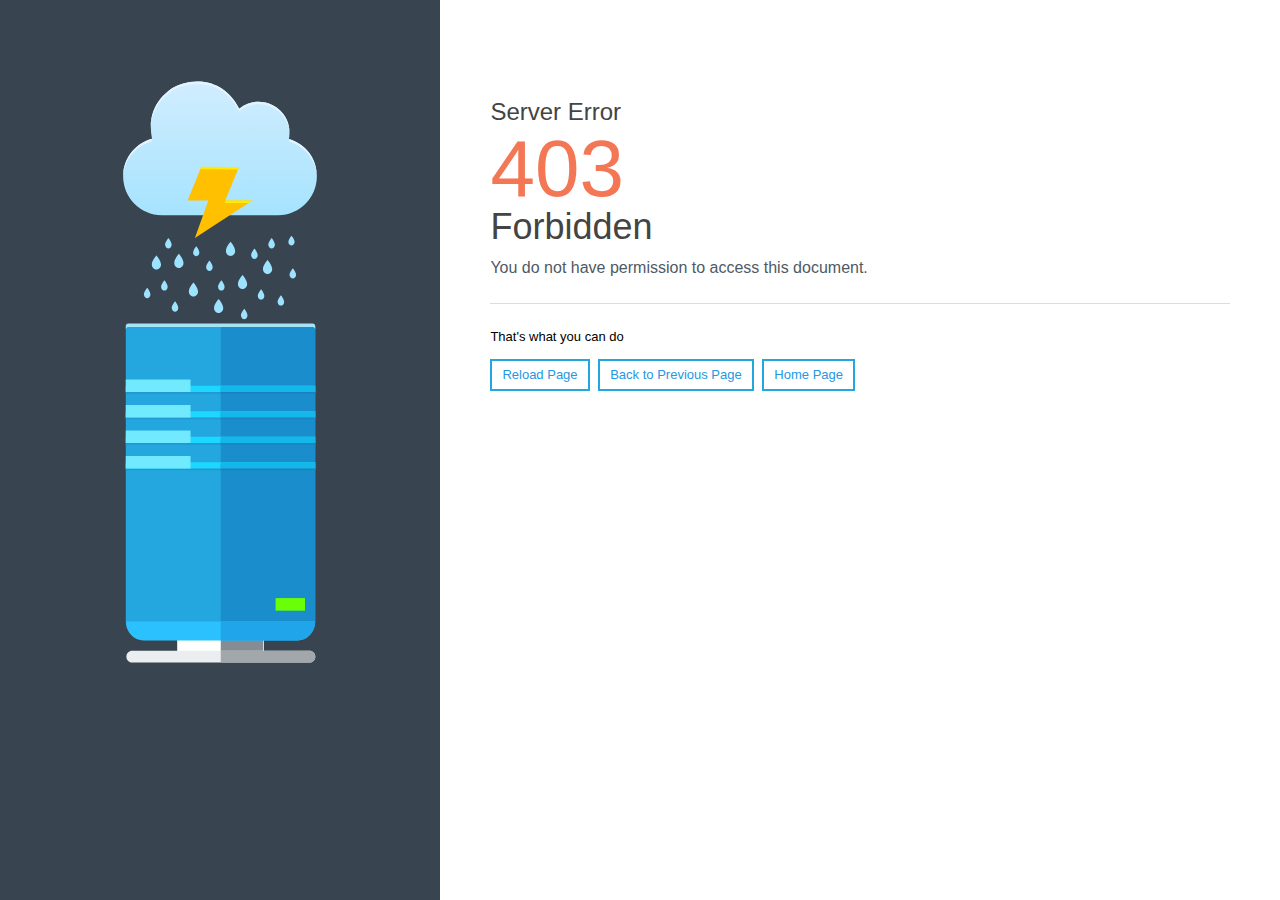
<file: index.html>
<!DOCTYPE html>
<!-- saved from url=(0042)https://nadeemarif.thinkdonesolutions.com/ -->
<html lang="en"><head><meta http-equiv="Content-Type" content="text/html; charset=UTF-8">
  
  <meta http-equiv="x-ua-compatible" content="ie=edge">
  <meta name="viewport" content="width=device-width, initial-scale=1, shrink-to-fit=no">
  <title>403 Forbidden</title>
  <style>html{overflow-y:scroll;color:#000;font:400 62.5%/1.4 "Helvetica Neue",Helvetica,Arial,sans-serif;-webkit-text-size-adjust:100%;-ms-text-size-adjust:100%;-webkit-tap-highlight-color:transparent}body,html{height:100%;min-height:100%}body{margin:0;font-size:1.3rem;background:#fff;color:#000}a{cursor:pointer;text-decoration:none;color:#2498e3;background-color:transparent}a:active,a:hover{text-decoration:underline;color:#188dd9;outline:0}h1,h2{margin:0 0 .5rem;color:#444;font-weight:400;line-height:1}h1{font-size:2.4rem}h2{font-size:3.6rem}.error-code{color:#f47755;font-size:8rem;line-height:1}p{margin:1.2rem 0}p.lead{font-size:1.6rem;color:#4f5a64}hr{box-sizing:content-box;height:0;margin:2.4rem 0;border:0;border-top:1px solid #ddd}.page{display:-webkit-box;display:-ms-flexbox;display:flex;min-height:100vh}.page:before{display:block;content:'';-webkit-box-flex:0;-ms-flex:0 1 474px;flex:0 1 474px;background:#38444f 50% 6em no-repeat;background-image:url([data-uri]);background-size:44% auto}.main{-webkit-box-flex:1;-ms-flex:1 1 70%;flex:1 1 70%;box-sizing:border-box;padding:10rem 5rem 5rem;min-height:100vh}.help-actions a{display:inline-block;border:2px solid #23a7de;margin:0 .5rem .5rem 0;padding:.5rem 1rem;text-decoration:none;-webkit-transition:.25s ease;transition:.25s ease}.help-actions a:hover{text-decoration:none;background:#23a7de;color:#fff}@media(max-width:959px){.page:before{-ms-flex-preferred-size:400px;flex-basis:400px;background-position:50% 4rem}.main{padding:5rem}}@media(max-width:769px){.page{-webkit-box-orient:vertical;-webkit-box-direction:normal;-ms-flex-direction:column;flex-direction:column}.page:before{-ms-flex-preferred-size:250px;flex-basis:250px;background-position:5rem -4.8rem;background-size:166px auto}.main{min-height:0;-webkit-box-flex:0;-ms-flex:none;flex:none}}@media(max-width:479px){h2{font-size:3rem}.main{padding:3rem}}</style>
</head>
<body>
<div class="page">
  <div class="main">
    <h1>Server Error</h1>
    <div class="error-code">403</div>
    <h2>Forbidden</h2>
    <p class="lead">You do not have permission to access this document.</p>
    <hr>
    <p>That's what you can do</p>
    <div class="help-actions">
      <a href="javascript:location.reload();">Reload Page</a>
      <a href="javascript:history.back();">Back to Previous Page</a>
      <a href="https://arfinitynexus.github.io/arfinitynexus">Home Page</a>
    </div>
  </div>
</div>

</body></html>
</file>
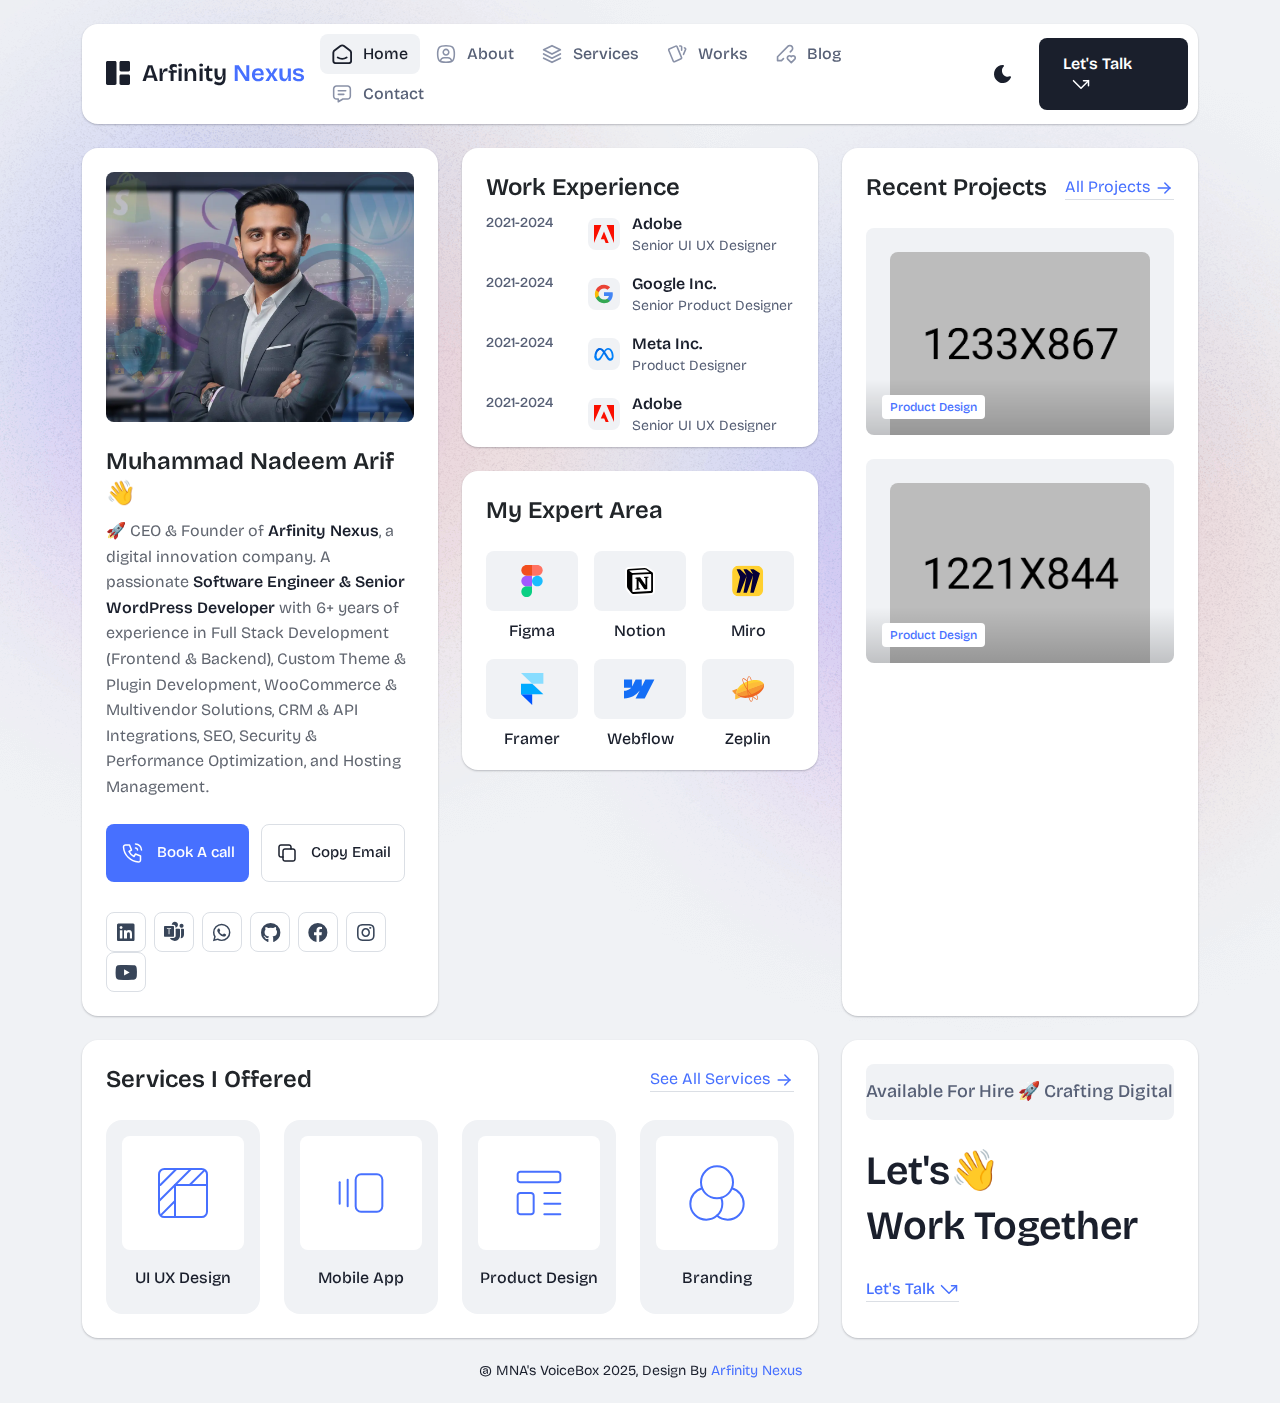
<file: ceo/index.html>
<!DOCTYPE html>
<html lang="en">

<head>
    <meta charset="UTF-8">
    <meta http-equiv="X-UA-Compatible" content="IE=edge">
    <meta name="viewport" content="width=device-width, initial-scale=1">
    <title>Muhammad Nadeem Arif | Senior Software Engineer & Full Stack WordPress Developer</title>
    <meta name="description" content="Muhammad Nadeem Arif – Senior Software Engineer & Full Stack WordPress Developer specializing in WooCommerce, Multivendor, CRM & API Integrations, Security & Performance Optimization, Website Deployment, Hosting & Server Management.">
    <meta name="keywords" content="Senior WordPress Developer, WooCommerce Expert, Full Stack Developer, Multivendor Specialist, Portfolio, Muhammad Nadeem Arif, CRM Integration, Restful APIs, API Integrations">
    <link rel="icon" type="image/png" sizes="32x32" href="assets/favicon/favicon-96x96.png">
    <link rel="shortcut icon" href="assets/favicon/favicon.ico">
    <link rel="apple-touch-icon" href="assets/favicon/apple-touch-icon.png">
    <link rel="icon" type="image/png" sizes="96x96" href="assets/favicon/web-app-manifest-192x192.png">
    <link rel="icon" type="image/png" sizes="512x512" href="assets/favicon/web-app-manifest-512x512.png">
    <link rel="manifest" href="assets/favicon/site.webmanifest">
    <meta property="og:title" content="Muhammad Nadeem Arif - Senior Software Engineer & Full Stack WordPress Developer">
    <meta property="og:description" content="Senior Software Engineer & Full Stack WordPress Developer specializing in WooCommerce, Multivendor, CRM & API Integrations, Security & Performance Optimization, Website Deployment, Hosting & Server Management.">
    <meta property="og:image" content="https://mnadeemarif786.github.io/assets/img/preview.jpg">
    <meta property="og:url" content="https://mnadeemarif786.github.io">
    <meta property="og:type" content="website">

    <meta name="twitter:card" content="summary_large_image">
    <meta name="twitter:title" content="Muhammad Nadeem Arif - Senior Software Engineer & Full Stack WordPress Developer">
    <meta name="twitter:description" content="Senior Software Engineer & Full Stack WordPress Developer specializing in WooCommerce, Multivendor, CRM & API Integrations, Security & Performance Optimization, Website Deployment, Hosting & Server Management.">
    <meta name="twitter:image" content="https://mnadeemarif786.github.io/assets/img/preview.jpg">
    <!-- CSS here -->
    <link rel="stylesheet" href="assets/css/bootstrap.min.css">
    <link rel="stylesheet" href="https://cdn.jsdelivr.net/npm/bootstrap-icons@1.13.1/font/bootstrap-icons.min.css">
    <link rel="stylesheet" href="assets/fontawsome/css/all.min.css">
    <link rel="stylesheet" href="assets/fontawsome/css/fontawesome.min.css">
    <link rel="stylesheet" href="assets/css/slick.css">
    <link rel="stylesheet" href="assets/css/magnific-popup.css">
    <link rel="stylesheet" href="assets/css/style.css">
    <link rel="stylesheet" href="assets/css/responsive.css" media="(max-width: 1400px)">
    <script type="application/ld+json">
        {
            "@context": "https://schema.org",
            "@type": "Person",
            "name": "Muhammad Nadeem Arif",
            "jobTitle": "Senior Software Engineer & Full Stack WordPress Developer",
            "url": "https://mnadeemarif786.github.io",
            "image": "https://mnadeemarif786.github.io/assets/img/images/mnadeemarif.webp",
            "sameAs": [
              "https://www.linkedin.com/in/connectwithmna",
              "https://github.com/mnadeemarif786",
              "https://www.facebook.com/mnasvoicebox",
              "https://www.instagram.com/mnasvoicebox",
              "https://www.youtube.com/@mnasvoicebox",
              "https://www.tiktok.com/@mnasvoicebox",
              "https://x.com/MNAsVoiceBox",
              "https://twitter.com/mnadeemarif786",
            ]
        }
    </script>
</head>

<body>

  <div id="page-content">
    <!-- header part start -->
    <header class="header-area">
      <nav class="navbar">
        <div class="container">
          <div class="menu-container">
            <div class="logo">
              <a class="navbar-brand me-0" href="index.html">
                <svg width="24" height="24" viewBox="0 0 24 24" fill="none" xmlns="http://www.w3.org/2000/svg">
                  <path
                    d="M0 1.5C0 1.10218 0.158035 0.720644 0.43934 0.43934C0.720644 0.158035 1.10218 0 1.5 0L9 0C9.39782 0 9.77936 0.158035 10.0607 0.43934C10.342 0.720644 10.5 1.10218 10.5 1.5V22.5C10.5 22.8978 10.342 23.2794 10.0607 23.5607C9.77936 23.842 9.39782 24 9 24H1.5C1.10218 24 0.720644 23.842 0.43934 23.5607C0.158035 23.2794 0 22.8978 0 22.5V1.5ZM13.5 1.5C13.5 1.10218 13.658 0.720644 13.9393 0.43934C14.2206 0.158035 14.6022 0 15 0L22.5 0C22.8978 0 23.2794 0.158035 23.5607 0.43934C23.842 0.720644 24 1.10218 24 1.5V9C24 9.39782 23.842 9.77936 23.5607 10.0607C23.2794 10.342 22.8978 10.5 22.5 10.5H15C14.6022 10.5 14.2206 10.342 13.9393 10.0607C13.658 9.77936 13.5 9.39782 13.5 9V1.5ZM13.5 15C13.5 14.6022 13.658 14.2206 13.9393 13.9393C14.2206 13.658 14.6022 13.5 15 13.5H22.5C22.8978 13.5 23.2794 13.658 23.5607 13.9393C23.842 14.2206 24 14.6022 24 15V22.5C24 22.8978 23.842 23.2794 23.5607 23.5607C23.2794 23.842 22.8978 24 22.5 24H15C14.6022 24 14.2206 23.842 13.9393 23.5607C13.658 23.2794 13.5 22.8978 13.5 22.5V15Z"
                    class="logo-icon" />
                </svg>
                <span>Arfinity <span class="primary">Nexus</span></span>
              </a>
            </div>
            <div class="navbar-main d-flex flex-grow-1">
              <div class="logo inner-logo d-block d-xl-none">
                <a class="navbar-brand me-0" href="index.html">
                  <svg width="24" height="24" viewBox="0 0 24 24" fill="none" xmlns="http://www.w3.org/2000/svg">
                    <path
                      d="M0 1.5C0 1.10218 0.158035 0.720644 0.43934 0.43934C0.720644 0.158035 1.10218 0 1.5 0L9 0C9.39782 0 9.77936 0.158035 10.0607 0.43934C10.342 0.720644 10.5 1.10218 10.5 1.5V22.5C10.5 22.8978 10.342 23.2794 10.0607 23.5607C9.77936 23.842 9.39782 24 9 24H1.5C1.10218 24 0.720644 23.842 0.43934 23.5607C0.158035 23.2794 0 22.8978 0 22.5V1.5ZM13.5 1.5C13.5 1.10218 13.658 0.720644 13.9393 0.43934C14.2206 0.158035 14.6022 0 15 0L22.5 0C22.8978 0 23.2794 0.158035 23.5607 0.43934C23.842 0.720644 24 1.10218 24 1.5V9C24 9.39782 23.842 9.77936 23.5607 10.0607C23.2794 10.342 22.8978 10.5 22.5 10.5H15C14.6022 10.5 14.2206 10.342 13.9393 10.0607C13.658 9.77936 13.5 9.39782 13.5 9V1.5ZM13.5 15C13.5 14.6022 13.658 14.2206 13.9393 13.9393C14.2206 13.658 14.6022 13.5 15 13.5H22.5C22.8978 13.5 23.2794 13.658 23.5607 13.9393C23.842 14.2206 24 14.6022 24 15V22.5C24 22.8978 23.842 23.2794 23.5607 23.5607C23.2794 23.842 22.8978 24 22.5 24H15C14.6022 24 14.2206 23.842 13.9393 23.5607C13.658 23.2794 13.5 22.8978 13.5 22.5V15Z"
                      class="logo-icon" />
                  </svg>
                  <span>Arfinity <span class="primary">Nexus</span></span>
                </a>
              </div>
              <ul class="navbar-info mx-auto">
                <li class="nav-item">
                  <a class="nav-link active" aria-current="page" href="index.html">
                    <svg class="nav-icon" viewBox="0 0 15 15" fill="none" xmlns="http://www.w3.org/2000/svg">
                      <path
                        d="M13.475 4.92481L9.03083 1.46814C8.64082 1.16473 8.1608 1 7.66667 1C7.17254 1 6.69251 1.16473 6.3025 1.46814L1.8575 4.92481C1.59037 5.13254 1.37424 5.39858 1.22563 5.7026C1.07701 6.00662 0.99984 6.34058 1 6.67897V12.679C1 13.121 1.17559 13.5449 1.48816 13.8575C1.80072 14.17 2.22464 14.3456 2.66667 14.3456H12.6667C13.1087 14.3456 13.5326 14.17 13.8452 13.8575C14.1577 13.5449 14.3333 13.121 14.3333 12.679V6.67897C14.3333 5.99314 14.0167 5.34564 13.475 4.92481Z"
                        stroke-width="1.4" stroke-linecap="round" stroke-linejoin="round" />
                      <path d="M10.9753 10.1665C9.13359 11.2773 6.14859 11.2773 4.30859 10.1665" stroke-width="1.4"
                        stroke-linecap="round" stroke-linejoin="round" />
                    </svg>
                    <span>Home</span>
                  </a>
                </li>
                <li class="nav-item">
                  <a class="nav-link" href="about.html">
                    <svg class="nav-icon" viewBox="0 0 18 18" fill="none" xmlns="http://www.w3.org/2000/svg">
                      <path
                        d="M9 9.8335C9.66304 9.8335 10.2989 9.5701 10.7678 9.10126C11.2366 8.63242 11.5 7.99654 11.5 7.3335C11.5 6.67045 11.2366 6.03457 10.7678 5.56573C10.2989 5.09689 9.66304 4.8335 9 4.8335C8.33696 4.8335 7.70107 5.09689 7.23223 5.56573C6.76339 6.03457 6.5 6.67045 6.5 7.3335C6.5 7.99654 6.76339 8.63242 7.23223 9.10126C7.70107 9.5701 8.33696 9.8335 9 9.8335Z"
                        stroke-width="1.4" stroke-linecap="round" stroke-linejoin="round" />
                      <path
                        d="M9 1.5C15 1.5 16.5 3 16.5 9C16.5 15 15 16.5 9 16.5C3 16.5 1.5 15 1.5 9C1.5 3 3 1.5 9 1.5Z"
                        stroke-width="1.4" stroke-linecap="round" stroke-linejoin="round" />
                      <path
                        d="M4 15.7085V15.6668C4 14.7828 4.35119 13.9349 4.97631 13.3098C5.60143 12.6847 6.44928 12.3335 7.33333 12.3335H10.6667C11.5507 12.3335 12.3986 12.6847 13.0237 13.3098C13.6488 13.9349 14 14.7828 14 15.6668V15.7085"
                        stroke-width="1.4" stroke-linecap="round" stroke-linejoin="round" />
                    </svg>
                    About
                  </a>
                </li>
                <li class="nav-item">
                  <a class="nav-link" href="services.html">
                    <svg class="nav-icon" viewBox="0 0 16 16" fill="none" xmlns="http://www.w3.org/2000/svg">
                      <path d="M7.99967 1.3335L1.33301 4.66683L7.99967 8.00016L14.6663 4.66683L7.99967 1.3335Z"
                        stroke-width="1.4" stroke-linecap="round" stroke-linejoin="round" />
                      <path d="M1.33301 8L7.99967 11.3333L14.6663 8" stroke-width="1.4" stroke-linecap="round"
                        stroke-linejoin="round" />
                      <path d="M1.33301 11.3335L7.99967 14.6668L14.6663 11.3335" stroke-width="1.4"
                        stroke-linecap="round" stroke-linejoin="round" />
                    </svg>
                    Services
                  </a>
                </li>
                <li class="nav-item">
                  <a class="nav-link" href="portfolio.html">
                    <svg class="nav-icon" viewBox="0 0 18 17" fill="none" xmlns="http://www.w3.org/2000/svg">
                      <path
                        d="M2.00326 3.99733L7.95159 1.40649C8.04974 1.36442 8.15533 1.34243 8.26212 1.34181C8.3689 1.34119 8.47473 1.36196 8.57337 1.40289C8.67201 1.44382 8.76145 1.50408 8.83642 1.58013C8.9114 1.65617 8.97039 1.74646 9.00992 1.84566L13.1133 11.764C13.1985 11.9651 13.2014 12.1917 13.1213 12.3949C13.0412 12.5982 12.8845 12.7618 12.6849 12.8507L6.73742 15.4415C6.63922 15.4837 6.53356 15.5058 6.42668 15.5065C6.3198 15.5072 6.21387 15.4864 6.11514 15.4455C6.0164 15.4046 5.92688 15.3442 5.85184 15.2681C5.7768 15.192 5.71778 15.1016 5.67826 15.0023L1.57492 5.08316C1.48963 4.88204 1.48673 4.65546 1.56684 4.45222C1.64696 4.24898 1.80367 4.08616 2.00326 3.99733Z"
                        stroke-width="1.4" stroke-linecap="round" stroke-linejoin="round" />
                      <path
                        d="M11.5 1.3335H12.3333C12.5543 1.3335 12.7663 1.42129 12.9226 1.57757C13.0789 1.73385 13.1667 1.94582 13.1667 2.16683V5.0835"
                        stroke-width="1.4" stroke-linecap="round" stroke-linejoin="round" />
                      <path
                        d="M15.6663 3C15.8863 3.09333 16.0997 3.18083 16.3063 3.2625C16.5098 3.34882 16.6706 3.51241 16.7534 3.71729C16.8362 3.92217 16.8343 4.15155 16.748 4.355L14.833 8.83334"
                        stroke-width="1.4" stroke-linecap="round" stroke-linejoin="round" />
                    </svg>
                    Works
                  </a>
                </li>
                <li class="nav-item">
                  <a class="nav-link" href="blog.html">
                    <svg class="nav-icon" viewBox="0 0 17 16" fill="none" xmlns="http://www.w3.org/2000/svg">
                      <path
                        d="M12.1663 6.16676L13.4163 4.91676C13.6352 4.69789 13.8088 4.43805 13.9273 4.15208C14.0457 3.86612 14.1067 3.55962 14.1067 3.25009C14.1067 2.94056 14.0457 2.63406 13.9273 2.3481C13.8088 2.06213 13.6352 1.80229 13.4163 1.58342C13.1975 1.36455 12.9376 1.19094 12.6517 1.07248C12.3657 0.954033 12.0592 0.893066 11.7497 0.893066C11.4401 0.893066 11.1336 0.954033 10.8477 1.07248C10.5617 1.19094 10.3019 1.36455 10.083 1.58342L1.33301 10.3334V13.6668H4.66634L6.33301 12.0001"
                        stroke-width="1.4" stroke-linecap="round" stroke-linejoin="round" />
                      <path
                        d="M13.0004 15.3335L15.7921 12.5968C15.9633 12.4307 16.0995 12.232 16.1926 12.0124C16.2857 11.7927 16.3339 11.5567 16.3343 11.3181C16.3347 11.0796 16.2873 10.8434 16.1948 10.6235C16.1024 10.4035 15.9669 10.2044 15.7963 10.0377C15.448 9.69712 14.9806 9.50602 14.4935 9.50509C14.0065 9.50415 13.5383 9.69346 13.1888 10.0327L13.0021 10.216L12.8163 10.0327C12.4681 9.69237 12.0008 9.50143 11.5139 9.50049C11.0271 9.49956 10.5591 9.68871 10.2096 10.0277C10.0383 10.1937 9.9021 10.3924 9.80891 10.612C9.71572 10.8316 9.66746 11.0677 9.667 11.3062C9.66653 11.5447 9.71386 11.781 9.80619 12.0009C9.89853 12.2209 10.034 12.4201 10.2046 12.5868L13.0004 15.3335Z"
                        stroke-width="1.4" stroke-linecap="round" stroke-linejoin="round" />
                    </svg>
                    Blog
                  </a>
                </li>
                <li class="nav-item">
                  <a class="nav-link" href="contact.html">
                    <svg class="nav-icon" viewBox="0 0 18 17" fill="none" xmlns="http://www.w3.org/2000/svg">
                      <path d="M5.66699 5.5H12.3337" stroke-width="1.4" stroke-linecap="round"
                        stroke-linejoin="round" />
                      <path d="M5.66699 8.8335H10.667" stroke-width="1.4" stroke-linecap="round"
                        stroke-linejoin="round" />
                      <path
                        d="M14 1.3335C14.663 1.3335 15.2989 1.59689 15.7678 2.06573C16.2366 2.53457 16.5 3.17045 16.5 3.8335V10.5002C16.5 11.1632 16.2366 11.7991 15.7678 12.2679C15.2989 12.7368 14.663 13.0002 14 13.0002H9.83333L5.66667 15.5002V13.0002H4C3.33696 13.0002 2.70107 12.7368 2.23223 12.2679C1.76339 11.7991 1.5 11.1632 1.5 10.5002V3.8335C1.5 3.17045 1.76339 2.53457 2.23223 2.06573C2.70107 1.59689 3.33696 1.3335 4 1.3335H14Z"
                        stroke-width="1.4" stroke-linecap="round" stroke-linejoin="round" />
                    </svg>
                    Contact
                  </a>
                </li>
              </ul>
              <div class="header-right-info d-flex align-items-center">
                <button class="theme-control-btn">
                  <span class="dark">
                    <svg width="24" height="24" viewBox="0 0 24 24" fill="none" xmlns="http://www.w3.org/2000/svg">
                      <path
                        d="M11.8005 3C10.207 3.0003 8.64356 3.44286 7.27683 4.28049C5.91011 5.11811 4.79139 6.31937 4.04002 7.75612C3.28865 9.19288 2.93281 10.8112 3.01046 12.4386C3.08811 14.0659 3.59633 15.6411 4.48091 16.9963C5.3655 18.3514 6.59326 19.4356 8.03324 20.1333C9.47322 20.8309 11.0714 21.1157 12.6573 20.9574C14.2432 20.7991 15.7573 20.2036 17.0381 19.2344C18.319 18.2652 19.3185 16.9587 19.9301 15.4542C20.2302 14.7162 19.5111 13.9746 18.7875 14.2752C17.5475 14.7888 16.1706 14.8418 14.8963 14.425C13.622 14.0082 12.5308 13.1479 11.8126 11.9937C11.0943 10.8396 10.7943 9.4645 10.9648 8.10764C11.1353 6.75077 11.7655 5.49792 12.7458 4.5669L12.8136 4.4949C13.2986 3.9279 12.913 3.0072 12.1464 3.0072H11.9122L11.8524 3.0018L11.7996 3H11.8005Z"
                        fill="#1A1F2C" />
                    </svg>
                    <small class="theme-text d-block d-xl-none">Change appearance</small>
                  </span>
                  <span class="light">
                    <svg width="24" height="24" viewBox="0 0 24 24" fill="none" xmlns="http://www.w3.org/2000/svg">
                      <path
                        d="M12 19C12.2449 19 12.4813 19.09 12.6644 19.2527C12.8474 19.4155 12.9643 19.6397 12.993 19.883L13 20V21C12.9997 21.2549 12.9021 21.5 12.7272 21.6854C12.5522 21.8707 12.313 21.9822 12.0586 21.9972C11.8042 22.0121 11.5536 21.9293 11.3582 21.7657C11.1627 21.6021 11.0371 21.3701 11.007 21.117L11 21V20C11 19.7348 11.1054 19.4804 11.2929 19.2929C11.4804 19.1054 11.7348 19 12 19Z"
                        fill="#FD7E41" />
                      <path
                        d="M18.3127 16.9099L18.4067 16.9929L19.1067 17.6929C19.2861 17.8729 19.3902 18.1144 19.398 18.3683C19.4057 18.6223 19.3165 18.8697 19.1485 19.0602C18.9804 19.2508 18.7462 19.3702 18.4933 19.3943C18.2403 19.4184 17.9877 19.3454 17.7867 19.1899L17.6927 19.1069L16.9927 18.4069C16.8202 18.2347 16.7165 18.0053 16.7012 17.7619C16.6859 17.5186 16.76 17.278 16.9097 17.0855C17.0593 16.893 17.2741 16.7618 17.5137 16.7166C17.7533 16.6713 18.0012 16.7152 18.2107 16.8399L18.3127 16.9099Z"
                        fill="#FD7E41" />
                      <path
                        d="M7.00747 16.993C7.17965 17.1652 7.28308 17.3943 7.29836 17.6373C7.31364 17.8803 7.23972 18.1206 7.09047 18.313L7.00747 18.407L6.30747 19.107C6.12751 19.2863 5.88604 19.3905 5.63209 19.3982C5.37814 19.406 5.13076 19.3168 4.94019 19.1487C4.74963 18.9807 4.63017 18.7464 4.60607 18.4935C4.58198 18.2406 4.65506 17.988 4.81047 17.787L4.89347 17.693L5.59347 16.993C5.781 16.8055 6.03531 16.7002 6.30047 16.7002C6.56563 16.7002 6.81994 16.8055 7.00747 16.993Z"
                        fill="#FD7E41" />
                      <path
                        d="M3.99987 11C4.25475 11.0003 4.4999 11.0979 4.68524 11.2728C4.87057 11.4478 4.9821 11.687 4.99704 11.9414C5.01198 12.1958 4.92919 12.4464 4.7656 12.6418C4.60201 12.8373 4.36996 12.9629 4.11687 12.993L3.99987 13H2.99987C2.74499 12.9997 2.49984 12.9021 2.3145 12.7272C2.12916 12.5522 2.01763 12.313 2.0027 12.0586C1.98776 11.8042 2.07054 11.5536 2.23413 11.3582C2.39772 11.1627 2.62977 11.0371 2.88287 11.007L2.99987 11H3.99987Z"
                        fill="#FD7E41" />
                      <path
                        d="M20.9999 11C21.2547 11.0003 21.4999 11.0979 21.6852 11.2728C21.8706 11.4478 21.9821 11.687 21.997 11.9414C22.012 12.1958 21.9292 12.4464 21.7656 12.6418C21.602 12.8373 21.37 12.9629 21.1169 12.993L20.9999 13H19.9999C19.745 12.9997 19.4998 12.9021 19.3145 12.7272C19.1292 12.5522 19.0176 12.313 19.0027 12.0586C18.9878 11.8042 19.0705 11.5536 19.2341 11.3582C19.3977 11.1627 19.6298 11.0371 19.8829 11.007L19.9999 11H20.9999Z"
                        fill="#FD7E41" />
                      <path
                        d="M6.21264 4.80985L6.30664 4.89285L7.00664 5.59285C7.18599 5.77281 7.29011 6.01429 7.29787 6.26824C7.30562 6.52219 7.21642 6.76957 7.04839 6.96013C6.88036 7.1507 6.64609 7.27016 6.39316 7.29425C6.14024 7.31834 5.88763 7.24526 5.68664 7.08985L5.59264 7.00685L4.89264 6.30685C4.72073 6.13453 4.61757 5.90543 4.6025 5.66248C4.58744 5.41954 4.6615 5.17945 4.8108 4.98721C4.9601 4.79497 5.1744 4.66378 5.41351 4.61824C5.65262 4.57271 5.90013 4.61594 6.10964 4.73985L6.21264 4.80985Z"
                        fill="#FD7E41" />
                      <path
                        d="M19.1071 4.89288C19.2793 5.06508 19.3827 5.29418 19.398 5.5372C19.4132 5.78023 19.3393 6.02048 19.1901 6.21288L19.1071 6.30688L18.4071 7.00688C18.2271 7.18623 17.9856 7.29036 17.7317 7.29811C17.4777 7.30587 17.2304 7.21667 17.0398 7.04864C16.8492 6.8806 16.7298 6.64633 16.7057 6.39341C16.6816 6.14049 16.7547 5.88788 16.9101 5.68688L16.9931 5.59288L17.6931 4.89288C17.8806 4.70541 18.1349 4.6001 18.4001 4.6001C18.6652 4.6001 18.9196 4.70541 19.1071 4.89288Z"
                        fill="#FD7E41" />
                      <path
                        d="M12 2C12.2449 2.00003 12.4813 2.08996 12.6644 2.25272C12.8474 2.41547 12.9643 2.63975 12.993 2.883L13 3V4C12.9997 4.25488 12.9021 4.50003 12.7272 4.68537C12.5522 4.8707 12.313 4.98223 12.0586 4.99717C11.8042 5.01211 11.5536 4.92933 11.3582 4.76573C11.1627 4.60214 11.0371 4.3701 11.007 4.117L11 4V3C11 2.73478 11.1054 2.48043 11.2929 2.29289C11.4804 2.10536 11.7348 2 12 2Z"
                        fill="#FD7E41" />
                      <path
                        d="M12 7C12.9797 6.99994 13.9378 7.28769 14.7553 7.8275C15.5729 8.36731 16.2138 9.1354 16.5986 10.0364C16.9833 10.9373 17.0949 11.9315 16.9195 12.8953C16.7441 13.8592 16.2893 14.7502 15.6118 15.4579C14.9343 16.1655 14.0638 16.6585 13.1085 16.8756C12.1532 17.0928 11.1552 17.0245 10.2383 16.6793C9.3215 16.334 8.52629 15.7271 7.95146 14.9338C7.37663 14.1405 7.04752 13.1958 7.005 12.217L7 12L7.005 11.783C7.06092 10.4958 7.61161 9.27978 8.54222 8.38866C9.47284 7.49754 10.7115 7.00007 12 7Z"
                        fill="#FD7E41" />
                    </svg>
                    <small class="theme-text d-block d-xl-none">Change appearance</small>
                  </span>
                </button>
                <a href="contact.html" class="lets-talk-btn">
                  Let's Talk
                  <svg class="icon" width="20" height="20" viewBox="0 0 20 20" fill="none"
                    xmlns="http://www.w3.org/2000/svg">
                    <path d="M17.5 11.6665V6.6665H12.5" stroke="white" stroke-width="1.5" stroke-linecap="round"
                      stroke-linejoin="round" />
                    <path d="M17.5 6.6665L10 14.1665L2.5 6.6665" stroke="white" stroke-width="1.5"
                      stroke-linecap="round" stroke-linejoin="round" />
                  </svg>
                </a>
              </div>
            </div>
            <div class="mobile-menu-overlay d-block d-lg-none"></div>
            <div class="mobile-menu-control-bar d-block d-xl-none">
              <button class="mobile-menu-control-bar">
                <i class="fas fa-bars"></i>
              </button>
            </div>
          </div>
        </div>
      </nav>
    </header>
    <!-- header part end -->

    <!-- main area part start -->
    <main>
      <section class="home-area">
        <div class="container">
          <div class="row g-4">
            <div class="col-xl-4">
              <div class="card profile-card">
                <div class="card-body">
                  <div class="image text-center">
                    <img src="assets/img/images/mnadeemarif.webp" alt="profile">
                  </div>
                  <div class="text">
                    <h1 class="card-title">Muhammad Nadeem Arif 👋</h1>
                    <h2 class="tagline">🚀 CEO & Founder of <span>Arfinity Nexus</span>, a digital innovation company. A passionate <span style="display: inline;">Software Engineer & Senior WordPress Developer</span> with 6+ years of experience in Full Stack Development (Frontend & Backend), Custom Theme & Plugin Development, WooCommerce & Multivendor Solutions, CRM & API Integrations, SEO, Security & Performance Optimization, and Hosting Management.</h2>
                    <div class="common-button-groups">
                      <a class="btn btn-call" href="https://wa.me/923078810146?text=Hi%20Muhammad%2C%20I%20just%20visited%20your%20portfolio%20website%20and%20I'm%20interested%20in%20discussing%20a%20project.%20I%20want%20to%20schedule%20a%20call%20with%20you.%20Please%20let%20me%20know%20a%20suitable%20time." target="_blank" rel="noopener noreferrer">
                        <svg class="icon" width="25" height="24" viewBox="0 0 25 24" fill="none"
                          xmlns="http://www.w3.org/2000/svg">
                          <path
                            d="M5.5 4H9.5L11.5 9L9 10.5C10.071 12.6715 11.8285 14.429 14 15.5L15.5 13L20.5 15V19C20.5 19.5304 20.2893 20.0391 19.9142 20.4142C19.5391 20.7893 19.0304 21 18.5 21C14.5993 20.763 10.9202 19.1065 8.15683 16.3432C5.3935 13.5798 3.73705 9.90074 3.5 6C3.5 5.46957 3.71071 4.96086 4.08579 4.58579C4.46086 4.21071 4.96957 4 5.5 4Z"
                            stroke="white" stroke-width="1.5" stroke-linecap="round" stroke-linejoin="round" />
                          <path
                            d="M15.5 7C16.0304 7 16.5391 7.21071 16.9142 7.58579C17.2893 7.96086 17.5 8.46957 17.5 9"
                            stroke="white" stroke-width="1.5" stroke-linecap="round" stroke-linejoin="round" />
                          <path d="M15.5 3C17.0913 3 18.6174 3.63214 19.7426 4.75736C20.8679 5.88258 21.5 7.4087 21.5 9"
                            stroke="white" stroke-width="1.5" stroke-linecap="round" stroke-linejoin="round" />
                        </svg>
                        <!-- <i class="fab fa-whatsapp"></i> -->
                        Book A call
                      </a>
                      <button class="btn btn-copy" data-clipboard-text="mnadeemarif786@gmail.com">
                        <svg class="icon" width="24" height="24" viewBox="0 0 24 24" fill="none"
                          xmlns="http://www.w3.org/2000/svg">
                          <path
                            d="M8 10C8 9.46957 8.21071 8.96086 8.58579 8.58579C8.96086 8.21071 9.46957 8 10 8H18C18.5304 8 19.0391 8.21071 19.4142 8.58579C19.7893 8.96086 20 9.46957 20 10V18C20 18.5304 19.7893 19.0391 19.4142 19.4142C19.0391 19.7893 18.5304 20 18 20H10C9.46957 20 8.96086 19.7893 8.58579 19.4142C8.21071 19.0391 8 18.5304 8 18V10Z"
                            stroke-width="1.5" stroke-linecap="round" stroke-linejoin="round" />
                          <path
                            d="M16 8V6C16 5.46957 15.7893 4.96086 15.4142 4.58579C15.0391 4.21071 14.5304 4 14 4H6C5.46957 4 4.96086 4.21071 4.58579 4.58579C4.21071 4.96086 4 5.46957 4 6V14C4 14.5304 4.21071 15.0391 4.58579 15.4142C4.96086 15.7893 5.46957 16 6 16H8"
                            stroke-width="1.5" stroke-linecap="round" stroke-linejoin="round" />
                        </svg>
                        Copy Email
                      </button>
                    </div>
                    <div class="social-media-icon">
                      <ul class="list-unstyled">
                        <li><a href="https://www.linkedin.com/in/connectwithmna" target="_blank"><i class="fab fa-linkedin"></i></a></li>
                        <li><a href="https://teams.microsoft.com/v2/#/l/chat/0/0?users=mnadeemarif786@gmail.com" target="_blank"><i class="bi bi-microsoft-teams"></i></a></li>
                        <li><a href="https://wa.me/923078810146" target="_blank" rel="noopener noreferrer"><i class="fab fa-whatsapp"></i></a></li>
                        <li><a href="https://github.com/mnadeemarif786" target="_blank" rel="noopener noreferrer"><i class="fab fa-github"></i></a></li>
                        <!-- <li><a href="https://twitter.com/mnadeemarif786" target="_blank" rel="noopener noreferrer"><i class="fab fa-twitter"></i></a></li> -->
                        <li><a href="https://www.facebook.com/mnasvoicebox" target="_blank" rel="noopener noreferrer"><i class="fab fa-facebook"></i></a></li>
                        <li><a href="https://www.instagram.com/mnasvoicebox" target="_blank" rel="noopener noreferrer"><i class="fab fa-instagram"></i></a></li>
                        <li><a href="https://www.youtube.com/@mnasvoicebox" target="_blank" rel="noopener noreferrer"><i class="fab fa-youtube"></i></a></li>
                        <!-- <li><a href="https://www.tiktok.com/@mnasvoicebox" target="_blank" rel="noopener noreferrer"><i class="fab fa-tiktok"></i></a></li> -->
                      </ul>
                    </div>
                  </div>
                </div>
              </div>
            </div>
            <div class="col-xl-4">
              <div class="row g-4">
                <div class="col-lg-12">
                  <div class="card">
                    <div class="card-body work-experiance-card">
                      <h3 class="card-title">Work Experience</h3>
                      <div class="work-experiance-main">
                        <ul class="work-experiance-slider list-unstyled">
                          <li>
                            <div class="date">
                              <p>2021-2024</p>
                            </div>
                            <div class="info">
                              <div class="icon">
                                <img src="assets/img/icons/adobe.svg" alt="adobe">
                              </div>
                              <div class="text">
                                <h4 class="title">Adobe</h4>
                                <h6 class="subtitle">Senior UI UX Designer</h6>
                              </div>
                            </div>
                          </li>
                          <li>
                            <div class="date">
                              <p>2021-2024</p>
                            </div>
                            <div class="info">
                              <div class="icon">
                                <img src="assets/img/icons/google.svg" alt="google">
                              </div>
                              <div class="text">
                                <h4 class="title">Google Inc.
                                </h4>
                                <h6 class="subtitle">Senior Product Designer

                                </h6>
                              </div>
                            </div>
                          </li>
                          <li>
                            <div class="date">
                              <p>2021-2024</p>
                            </div>
                            <div class="info">
                              <div class="icon">
                                <img src="assets/img/icons/meta.svg" alt="meta">
                              </div>
                              <div class="text">
                                <h4 class="title">Meta Inc.
                                </h4>
                                <h6 class="subtitle">Product Designer
                                </h6>
                              </div>
                            </div>
                          </li>
                          <li>
                            <div class="date">
                              <p>2021-2024</p>
                            </div>
                            <div class="info">
                              <div class="icon">
                                <img src="assets/img/icons/adobe.svg" alt="adobe">
                              </div>
                              <div class="text">
                                <h4 class="title">Adobe</h4>
                                <h6 class="subtitle">Senior UI UX Designer</h6>
                              </div>
                            </div>
                          </li>
                        </ul>
                        <ul class="work-experiance-slider list-unstyled">
                          <li>
                            <div class="date">
                              <p>2021-2024</p>
                            </div>
                            <div class="info">
                              <div class="icon">
                                <img src="assets/img/icons/adobe.svg" alt="adobe">
                              </div>
                              <div class="text">
                                <h4 class="title">Adobe</h4>
                                <h6 class="subtitle">Senior UI UX Designer</h6>
                              </div>
                            </div>
                          </li>
                          <li>
                            <div class="date">
                              <p>2021-2024</p>
                            </div>
                            <div class="info">
                              <div class="icon">
                                <img src="assets/img/icons/google.svg" alt="google">
                              </div>
                              <div class="text">
                                <h4 class="title">Google Inc.
                                </h4>
                                <h6 class="subtitle">Senior Product Designer

                                </h6>
                              </div>
                            </div>
                          </li>
                          <li>
                            <div class="date">
                              <p>2021-2024</p>
                            </div>
                            <div class="info">
                              <div class="icon">
                                <img src="assets/img/icons/meta.svg" alt="meta">
                              </div>
                              <div class="text">
                                <h4 class="title">Meta Inc.
                                </h4>
                                <h6 class="subtitle">Product Designer
                                </h6>
                              </div>
                            </div>
                          </li>
                          <li>
                            <div class="date">
                              <p>2021-2024</p>
                            </div>
                            <div class="info">
                              <div class="icon">
                                <img src="assets/img/icons/adobe.svg" alt="adobe">
                              </div>
                              <div class="text">
                                <h4 class="title">Adobe</h4>
                                <h6 class="subtitle">Senior UI UX Designer</h6>
                              </div>
                            </div>
                          </li>
                        </ul>
                      </div>
                    </div>
                  </div>
                </div>
                <div class="col-lg-12">
                  <div class="card expertise-card">
                    <div class="card-body">
                      <h3 class="card-title">My Expert Area
                      </h3>
                      <div class="expertise-main mt-24">
                        <div class="row g-3">
                          <div class="col-xl-4 col-md-4 col-sm-6 col-6">
                            <div class="expertise-item">
                              <div class="image text-center">
                                <img src="assets/img/icons/figma.svg" alt="figma">
                              </div>
                              <div class="text">
                                <h4 class="title">Figma</h4>
                              </div>
                            </div>
                          </div>
                          <div class="col-xl-4 col-md-4 col-sm-6 col-6">
                            <div class="expertise-item">
                              <div class="image text-center">
                                <img src="assets/img/icons/notion.svg" alt="notion">
                              </div>
                              <div class="text">
                                <h4 class="title">Notion</h4>
                              </div>
                            </div>
                          </div>
                          <div class="col-xl-4 col-md-4 col-sm-6 col-6">
                            <div class="expertise-item">
                              <div class="image text-center">
                                <img src="assets/img/icons/mico.svg" alt="micro">
                              </div>
                              <div class="text">
                                <h4 class="title">Miro</h4>
                              </div>
                            </div>
                          </div>
                          <div class="col-xl-4 col-md-4 col-sm-6 col-6">
                            <div class="expertise-item">
                              <div class="image text-center">
                                <img src="assets/img/icons/framer.svg" alt="framer">
                              </div>
                              <div class="text">
                                <h4 class="title">Framer</h4>
                              </div>
                            </div>
                          </div>
                          <div class="col-xl-4 col-md-4 col-sm-6 col-6">
                            <div class="expertise-item">
                              <div class="image text-center">
                                <img src="assets/img/icons/webflow.svg" alt="webflow">
                              </div>
                              <div class="text">
                                <h4 class="title">Webflow</h4>
                              </div>
                            </div>
                          </div>
                          <div class="col-xl-4 col-md-4 col-sm-6 col-6">
                            <div class="expertise-item">
                              <div class="image text-center">
                                <img src="assets/img/icons/zeplin.svg" alt="zeplin">
                              </div>
                              <div class="text">
                                <h4 class="title">Zeplin</h4>
                              </div>
                            </div>
                          </div>
                        </div>
                      </div>
                    </div>
                  </div>
                </div>
              </div>
            </div>
            <div class="col-xl-4">
              <div class="card card-projects">
                <div class="card-body">

                  <h3 class="card-title">Recent Projects <a class="link-btn" href="portfolio.html">All Projects
                      <svg class="icon" width="20" height="20" viewBox="0 0 20 20" fill="none"
                        xmlns="http://www.w3.org/2000/svg">
                        <path d="M4.16699 10H15.8337" stroke="#4770FF" stroke-width="1.5" stroke-linecap="round"
                          stroke-linejoin="round" />
                        <path d="M10.833 15L15.833 10" stroke="#4770FF" stroke-width="1.5" stroke-linecap="round"
                          stroke-linejoin="round" />
                        <path d="M10.833 5L15.833 10" stroke="#4770FF" stroke-width="1.5" stroke-linecap="round"
                          stroke-linejoin="round" />
                      </svg>

                    </a></h3>
                  <div class="projects-main mt-24">
                    <div class="row g-4 parent-container">
                      <div class="col-lg-12">
                        <div class="project-item">
                          <div class="image">
                            <img src="assets/img/projects/project-1.png" alt="project-1" class="img-fluid w-100">
                            <a href="assets/img/projects/project-1.png"
                              class="gallery-popup full-image-preview parent-container">
                              <svg class="icon" xmlns="http://www.w3.org/2000/svg" viewBox="0 0 20 20" fill="none"
                                stroke="currentColor" stroke-linecap="round" stroke-linejoin="round" stroke-width="1.5">
                                <path d="M10 4.167v11.666M4.167 10h11.666"></path>
                              </svg>
                            </a>
                            <div class="info">
                              <span class="category">Product Design</span>
                            </div>
                          </div>
                        </div>
                      </div>
                      <div class="col-lg-12">
                        <div class="project-item">
                          <div class="image">
                            <img src="assets/img/projects/project-2.png" alt="project-2" class="img-fluid w-100">
                            <a href="assets/img/projects/project-2.png"
                              class="gallery-popup full-image-preview parent-container">
                              <svg class="icon" xmlns="http://www.w3.org/2000/svg" viewBox="0 0 20 20" fill="none"
                                stroke="currentColor" stroke-linecap="round" stroke-linejoin="round" stroke-width="1.5">
                                <path d="M10 4.167v11.666M4.167 10h11.666"></path>
                              </svg>
                            </a>
                            <div class="info">
                              <span class="category">Product Design</span>
                            </div>
                          </div>
                        </div>
                      </div>
                    </div>
                  </div>
                </div>
              </div>
            </div>
          </div>
          <div class="services-area mt-24">
            <div class="row g-4">
              <div class="col-xl-8">
                <div class="card services-card">
                  <div class="card-body">
                    <h3 class="card-title">Services I Offered
                      <a class="link-btn" href="services.html"> See All Services
                        <svg class="icon" width="20" height="20" viewBox="0 0 20 20" fill="none"
                          xmlns="http://www.w3.org/2000/svg">
                          <path d="M4.16699 10H15.8337" stroke="#4770FF" stroke-width="1.5" stroke-linecap="round"
                            stroke-linejoin="round" />
                          <path d="M10.833 15L15.833 10" stroke="#4770FF" stroke-width="1.5" stroke-linecap="round"
                            stroke-linejoin="round" />
                          <path d="M10.833 5L15.833 10" stroke="#4770FF" stroke-width="1.5" stroke-linecap="round"
                            stroke-linejoin="round" />
                        </svg>

                      </a></h3>
                    <div class="services-main mt-24">
                      <div class="row g-4">
                        <div class="col-md-3 col-sm-6 col-6">
                          <div class="services-item text-center">
                            <div class="image">
                              <img src="assets/img/icons/ui-ux.svg" alt="ui-ux">
                            </div>
                            <div class="text">
                              <h3 class="title">UI UX Design</h3>
                            </div>
                          </div>
                        </div>
                        <div class="col-md-3 col-sm-6 col-6">
                          <div class="services-item text-center">
                            <div class="image">
                              <img src="assets/img/icons/app.svg" alt="app">
                            </div>
                            <div class="text">
                              <h3 class="title">Mobile App</h3>
                            </div>
                          </div>
                        </div>
                        <div class="col-md-3 col-sm-6 col-6">
                          <div class="services-item text-center">
                            <div class="image">
                              <img src="assets/img/icons/prd-design.svg" alt="prd-design">
                            </div>
                            <div class="text">
                              <h3 class="title">Product Design</h3>
                            </div>
                          </div>
                        </div>
                        <div class="col-md-3 col-sm-6 col-6">
                          <div class="services-item text-center">
                            <div class="image">
                              <img src="assets/img/icons/branding.svg" alt="branding">
                            </div>
                            <div class="text">
                              <h3 class="title">Branding</h3>
                            </div>
                          </div>
                        </div>
                      </div>
                    </div>
                  </div>
                </div>
              </div>
              <div class="col-xl-4">
                <div class="card lets-talk-together-card">
                  <div class="card-body">
                    <div class="scrolling-info">
                      <div class="slider-item">
                        <p>
                          Available For Hire 🚀 Crafting Digital Experiences 🎨 Available For Hire 🚀 Crafting Digital
                          Experiences 🎨
                        </p>
                      </div>
                    </div>
                    <h3 class="card-title">Let's👋
                      <span class="d-block">Work Together</span>
                    </h3>
                    <a class="link-btn" href="contact.html"> Let's Talk
                      <svg class="icon" width="20" height="20" viewBox="0 0 20 20" fill="none"
                        xmlns="http://www.w3.org/2000/svg">
                        <path d="M17.5 11.6665V6.6665H12.5" stroke-width="1.5" stroke-linecap="round"
                          stroke-linejoin="round" />
                        <path d="M17.5 6.6665L10 14.1665L2.5 6.6665" stroke-width="1.5" stroke-linecap="round"
                          stroke-linejoin="round" />
                      </svg>
                    </a>
                  </div>
                </div>
              </div>
            </div>
          </div>
        </div>
      </section>
      <!-- background shape area start -->
      <div class="background-shapes">
        <div class="shape-1 common-shape">
          <img src="assets/img/bg/banner-shape-1.png" alt="banner-shape-1">
        </div>
        <div class="shape-2 common-shape">
          <img src="assets/img/bg/banner-shape-1.png" alt="banner-shape-1">
        </div>
        <div class="threed-shape-1 move-with-cursor" data-value="1">
          <img src="assets/img/bg/object-3d-1.png" alt="object-3d-1">
        </div>
        <div class="threed-shape-2 move-with-cursor" data-value="1">
          <img src="assets/img/bg/object-3d-2.png" alt="object-3d-2">
        </div>
      </div>
      <!-- background shape area end -->
    </main>
    <!-- main area part end -->

    <!-- footer part start -->
    <footer class="footer-area">
      <div class="container">
        <div class="text text-center">
          <p>@ MNA's VoiceBox 2025, Design By <a href="https://mnadeemarif786.github.io">Arfinity Nexus</a></p>
        </div>
      </div>
    </footer>
    <!-- footer part end -->
  </div>

  <!-- JS here -->
  <script src="assets/js/vendor/jquery-3.6.0.min.js" defer></script>
  <script src="assets/js/bootstrap.bundle.min.js" defer></script>
  <script src="assets/js/jquery.magnific-popup.min.js" defer></script>
  <script src="assets/js/ajax-form.js" defer></script>
  <script src="assets/js/clipboard.min.js" defer></script>
  <script src="assets/js/slick.min.js" defer></script>
  <script src="assets/js/script.js" defer></script>
</body>

</html>
</file>
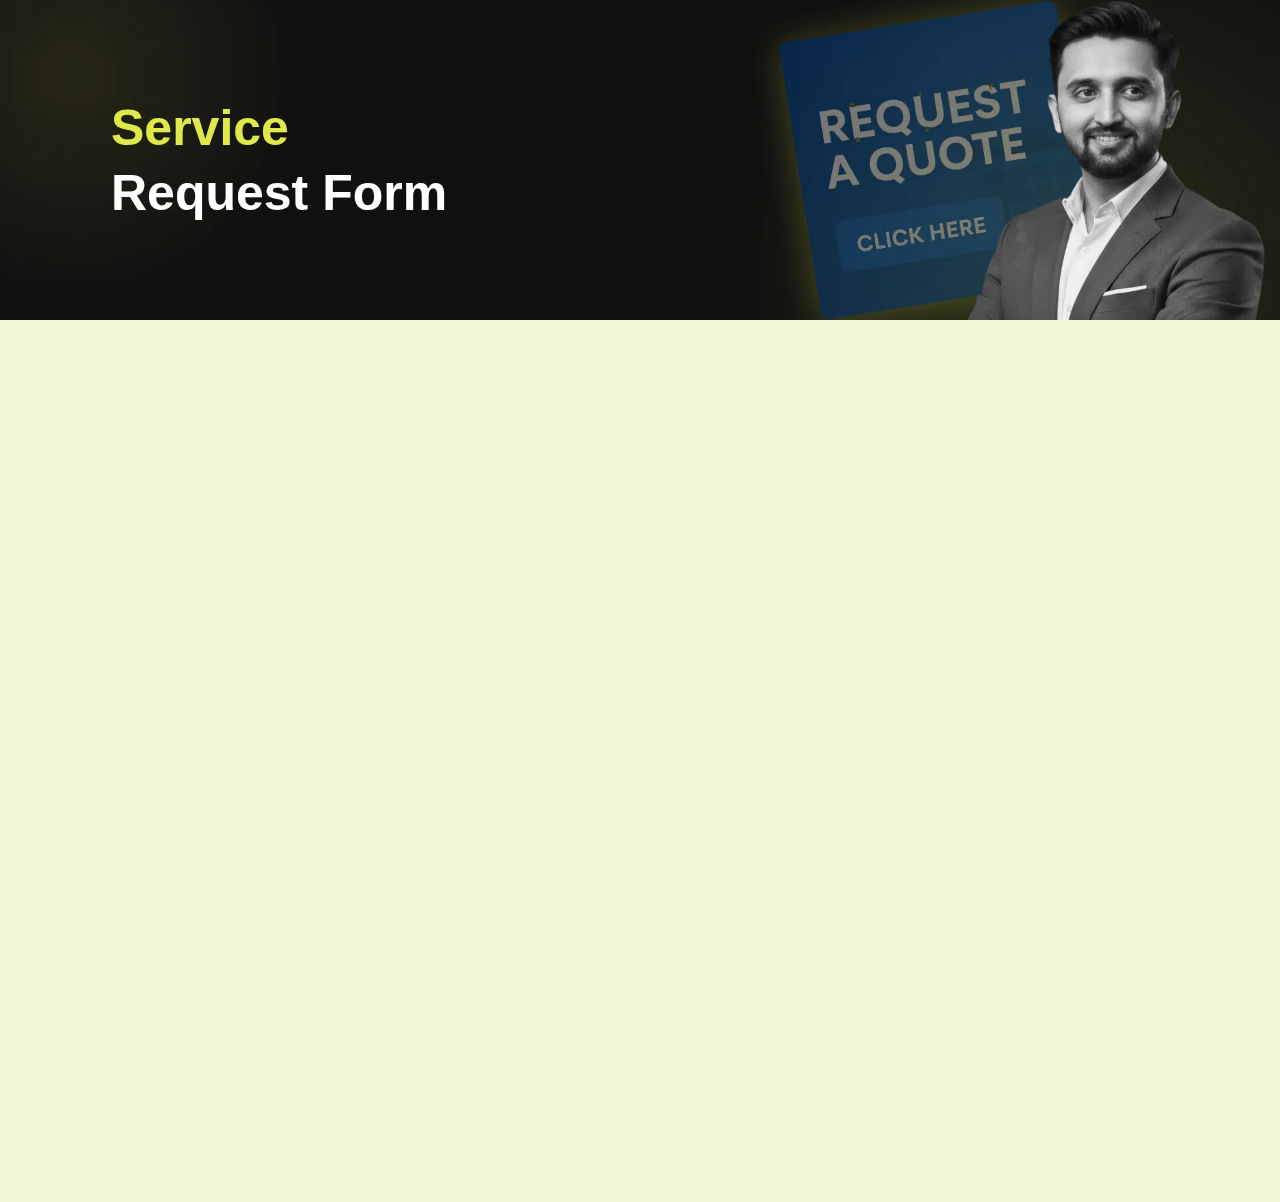
<file: request-a-quote/index.html>
<!DOCTYPE html>
<html lang="en">
<head>
    <meta charset="utf-8">
    <meta name="viewport" content="width=device-width, initial-scale=1.0">
    <meta name="robots" content="index,follow">
    <title>Request a Quote – Website Development, Shopify, Webflow, WordPress Security PageSpeed and Search Engine Optimization | Muhammad Nadeem Arif</title>
    <meta name="description" content="Request a custom quote for Website Development, Shopify Store, Webflow Projects, WordPress Security & Malware Cleanup, SEO, PageSpeed Optimization, Domain & Hosting Management. Fast response by Muhammad Nadeem Arif.">
    <meta name="keywords" content="Website Development, Shopify Store, Webflow Project, WordPress Security, Malware Cleanup, WordPress Website Scan, Website Recovery, Malware Protection, WordPress Website Protection, PageSpeed Optimization, SEO Services, Search Engine Optimization, Domain Management, Hosting Management, DevOps, Request Quote, Project Estimate">
    <meta property="og:type" content="website" />
    <meta property="og:url" content="https://mnadeemarif786.github.io/request-a-quote/" />
    <meta property="og:title" content="Request a Project Quote | Website Development, Shopify & Webflow" />
    <meta property="og:description" content="Fill out the form to request a quote for Website Development, Shopify Store, Webflow Projects, WordPress Security, SEO, and more." />
    <meta property="og:image" content="https://mnadeemarif786.github.io/assets/img/request-a-service.webp" />
    <meta property="og:site_name" content="Muhammad Nadeem Arif" />
    <meta name="twitter:card" content="summary_large_image" />
    <meta name="twitter:url" content="https://mnadeemarif786.github.io/request-a-quote/" />
    <meta name="twitter:title" content="Request a Quote – Website Development, Shopify, SEO" />
    <meta name="twitter:description" content="Submit your project details to get a custom quote for Website Development, Webflow, Shopify, WordPress Security & SEO." />
    <meta name="twitter:image" content="https://mnadeemarif786.github.io/assets/img/request-a-service.webp">
    <link rel="dns-prefetch" href="//docs.google.com">
    <link rel="preconnect" href="https://docs.google.com" crossorigin>
    <meta http="Content-Security-Policy" content="frame-ancestors 'self' https://docs.google.com;">
    <link rel="preload" as="image" href="../assets/img/service-request-thumbnail.webp"
    imagesrcset="../assets/img/service-request-thumbnail-480.webp 480w,
        ../assets/img/service-request-thumbnail-768.webp 768w,
        ../assets/img/service-request-thumbnail-1200.webp 1200w,
        ../assets/img/service-request-thumbnail.webp 1920w
    " imagesizes="100vw" fetchpriority="high" loading="eager"/>
    <link rel="icon" type="image/png" href="../favicon/favicon-96x96.png" sizes="96x96" />
    <link rel="icon" type="image/svg+xml" href="../favicon/favicon.svg" />
    <link rel="shortcut icon" href="../favicon/favicon.ico" />
    <link rel="apple-touch-icon" sizes="180x180" href="../favicon/apple-touch-icon.png" />
    <meta name="apple-mobile-web-app-title" content="Muhammad Nadeem Arif" />
    <link rel="manifest" href="../favicon/site.webmanifest" />
    <style>html,body{margin:0px;padding:0px;box-sizing:border-box;width:100%;height:auto;min-height:100vh;background-color:#f3f6d5;text-align:center;font-family:Arial, sans-serif;}
        h1{padding:15px;color:#DFEA4A;}
        h2{padding-bottom:15px;color:white;}
        a{color:#101010;display:inline-block;height:auto;padding:15px; border-radius:13px;background-color:#DFEA4A;transition:all 0.15s ease-in-out;text-decoration:none;max-width:300px;width:100%;margin:auto;font-weight:900}
        a:hover{color:#101010;text-decoration:none;background-color:white;}
        header{margin:0px;width:100%;height:auto;position:relative;line-height:0;background-color:#101010;}
        header img{margin:0px;padding:0px;box-sizing:border-box;width:100%;height:auto;}
        main{max-width:100%;margin:0 auto;text-align:center;height:98vh;overflow: hidden;}
        main iframe{margin:0px;width:100%;height:100%;border:none;}
        .main-title{position:absolute;margin:auto 0;top:0px;bottom:0;text-align:left;display:flex;flex-wrap:wrap;flex-direction:column;justify-content:center;}
        .main-title span{display:block;line-height:1;}
        .highlight-yellow{color:#DFEA4A;}
        .highlight-white{color:#fff;}
        #fadein {opacity:0;display: inline-block;transform: translateY(20px);transition:opacity 0.7s ease, transform 0.7s ease;}
        #fadein.show{opacity:1;transform:translateY(0);}
</style>
    <style media="(min-width:1440px)">.main-title{left:10%;font-size:80px;gap:20px;}.main-title span{height:80px}</style>
    <style media="(min-width:1280px) and (max-width:1439.99px)">.main-title{left:10%;font-size:70px;gap:20px;}.main-title span{height:70px}</style>
    <style media="(min-width:1025px) and (max-width:1279.99px)">.main-title{left:7.5%;font-size:50px;gap:15px;}.main-title span{height:50px}</style>
    <style media="(min-width:800px) and (max-width:1024.99px)">.main-title{left:5%;font-size:40px;gap:15px;}.main-title span{height:40px}</style>
    <style media="(min-width:500px) and (max-width:799.99px)">.main-title{left:3%;font-size:30px;gap:12px;padding:0px;}.main-title span{height:30px}</style>
    <style media="(max-width:499.99px)">.main-title{left:15px;font-size:24px;gap:8px;padding:0px;}.main-title span{height:24px}</style>
    <style media="(max-width:375px)">.main-title{font-size:20px;gap:5px;}.main-title span{height:20px}</style>
</head>
<body>
    <header class="header">
        <img width="1920" height="480" src="../assets/img/service-request-thumbnail.webp" srcset="../assets/img/service-request-thumbnail-480.webp 480w, ../assets/img/service-request-thumbnail-768.webp 768w, ../assets/img/service-request-thumbnail-1200.webp 1200w, ../assets/img/service-request-thumbnail.webp 1920w" sizes="100vw" fetchpriority="high" loading="eager" decoding="async" alt="Request A Service Banner Image" />
        <h1 class="main-title"><span class="highlight-yellow" id="typewriter">Service</span><span class="highlight-white show" id="fadein">Request Form</span></h1>
    </header>
    <main>
        <iframe src="https://docs.google.com/forms/d/e/1FAIpQLSdxBSDiEdW14ci0eTLqTakNxqXIEdQ2Yv59il7IKK0va4gMMw/viewform?embedded=true" title="Request a Quote Form" width="640" height="3875" frameborder="0" marginheight="0" marginwidth="0" loading="lazy">Loading…</iframe>
        <p>If you can't see the form or you are not redirected automatically,<br>click here:</p>
        <a href="https://forms.gle/P5hWkfGFgFhTYZRh7" rel="nofollow noopener">Click here to open it directly</a>
    </main>
    <script>
        if ('serviceWorker' in navigator) {
            navigator.serviceWorker.register('/service-worker.js', { scope: '/' })
            .then(reg => console.log('SW Registered', reg))
            .catch(err => console.log('SW Error', err));
        }
        window.addEventListener("load", () => {
            setTimeout(() => {
                const titles = [
                    ["WordPress", "Web Development"],
                    ["Shopify", "Store Development"],
                    ["Webflow", "Web Development"],
                    ["Custom", "Web Solutions"],
                    ["WordPress", "Web Security"],
                    ["PageSpeed", "Optimization"],
                    ["Search Engine", "Optimization (SEO)"],
                    ["Service", "Request Form"]
                ];
                const typeEl = document.getElementById("typewriter");
                const fadeEl = document.getElementById("fadein");
                let titleIndex = 0;
                let charIndex = 0;
                const typingSpeed = 200;
                function typeWriter() {
                    const [first, second] = titles[titleIndex];
                    if(charIndex === 0) {
                        typeEl.textContent = "";
                        fadeEl.textContent = "";
                        fadeEl.classList.remove("show");
                      }
                    if (charIndex < first.length) {
                        typeEl.textContent += first.charAt(charIndex);
                        charIndex++;
                        setTimeout(typeWriter, typingSpeed);
                    } else {
                        fadeEl.textContent = second;
                        fadeEl.classList.add("show");
                        setTimeout(() => {
                            charIndex = 0;
                            typeEl.textContent = "";
                            fadeEl.classList.remove("show");;
                            titleIndex = (titleIndex + 1) % titles.length;
                            setTimeout(typeWriter, 700);
                        }, 3000);
                    }
                }
                typeWriter();
            }, 3000);
        });
    </script>
</body>
</html>
</file>
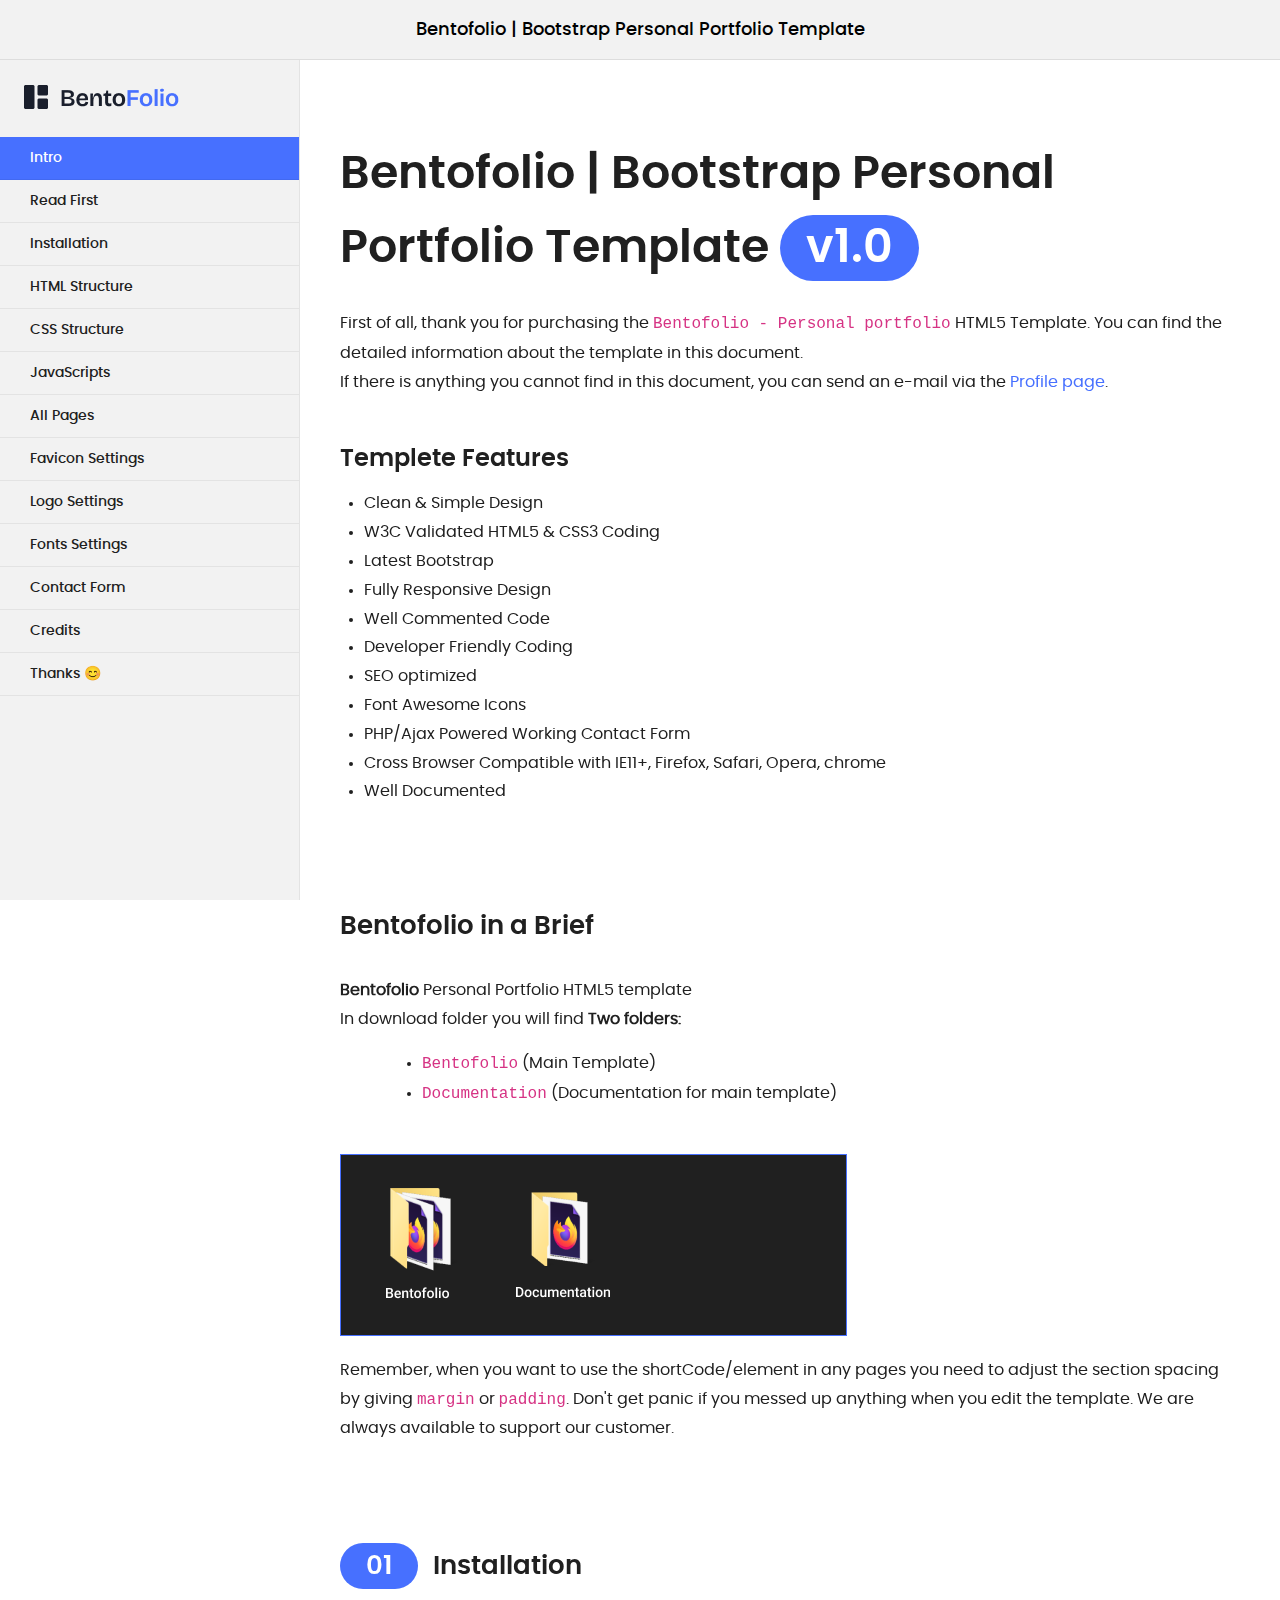
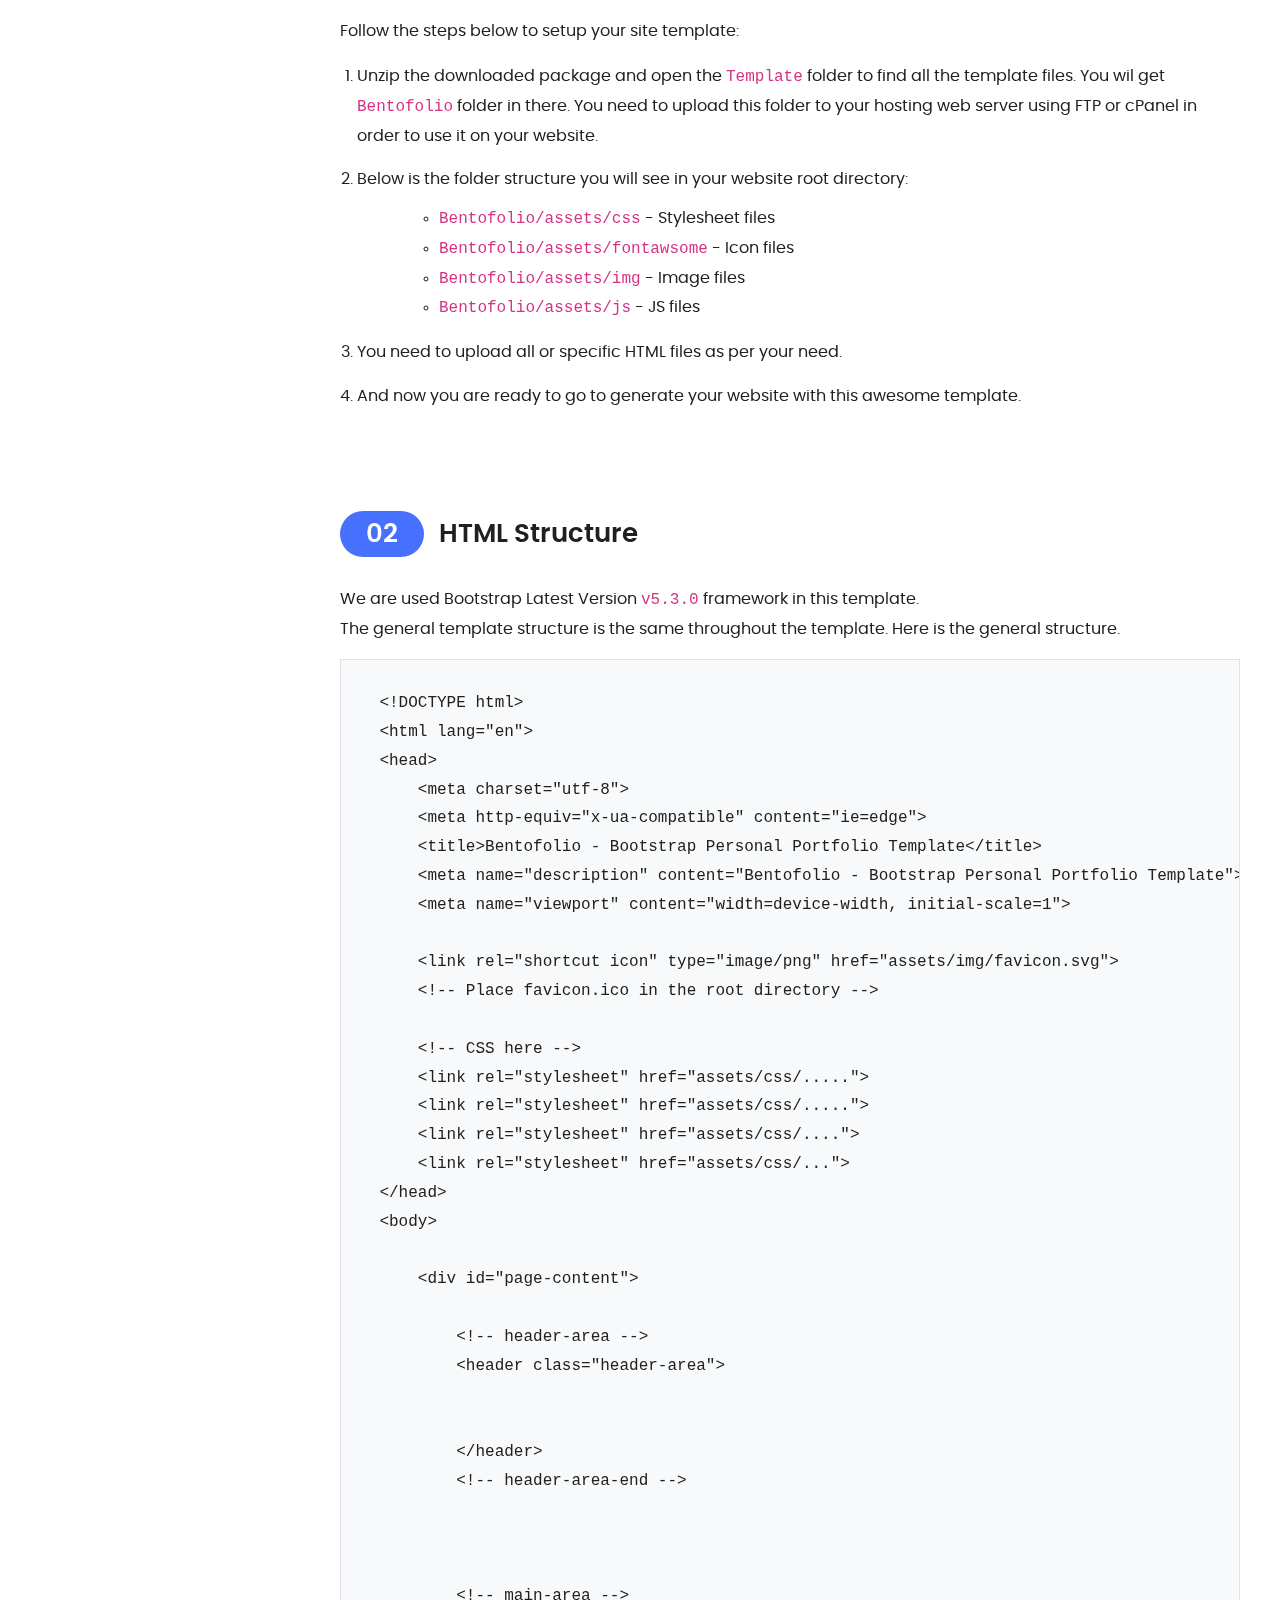
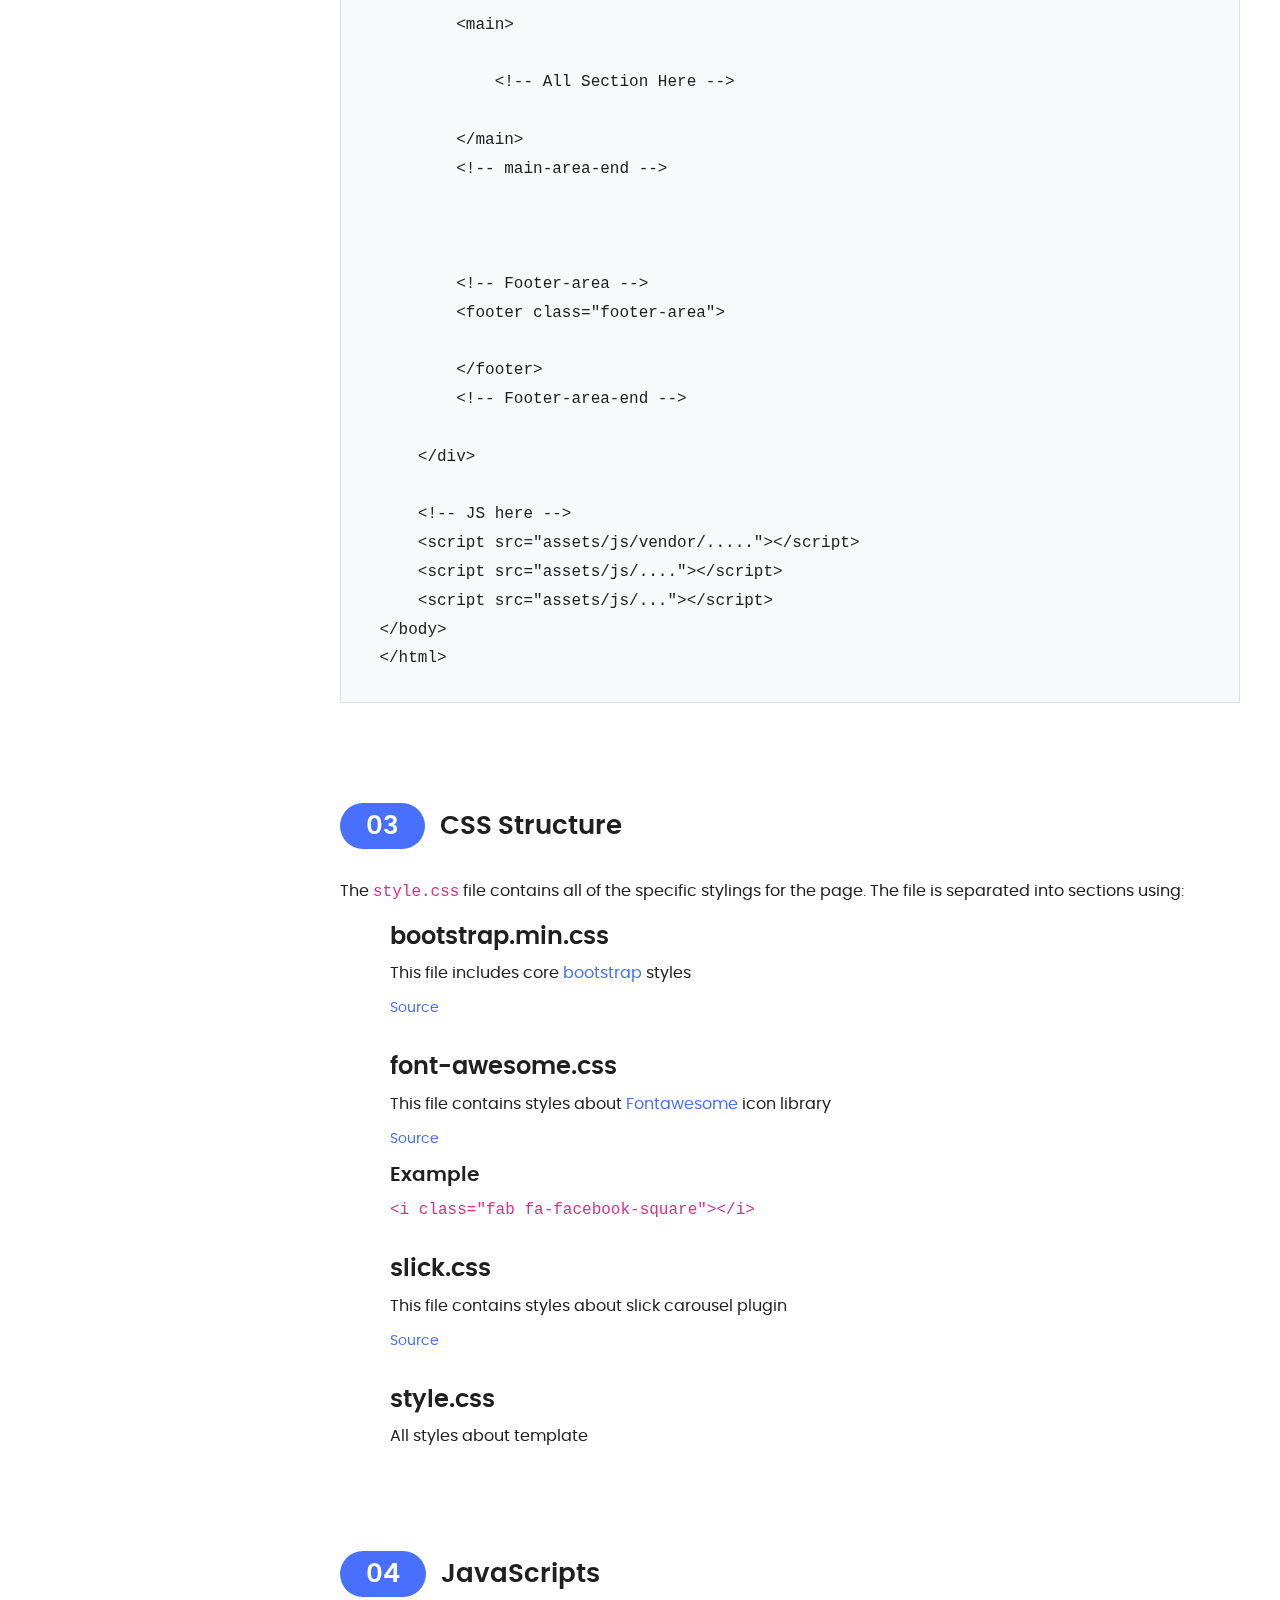
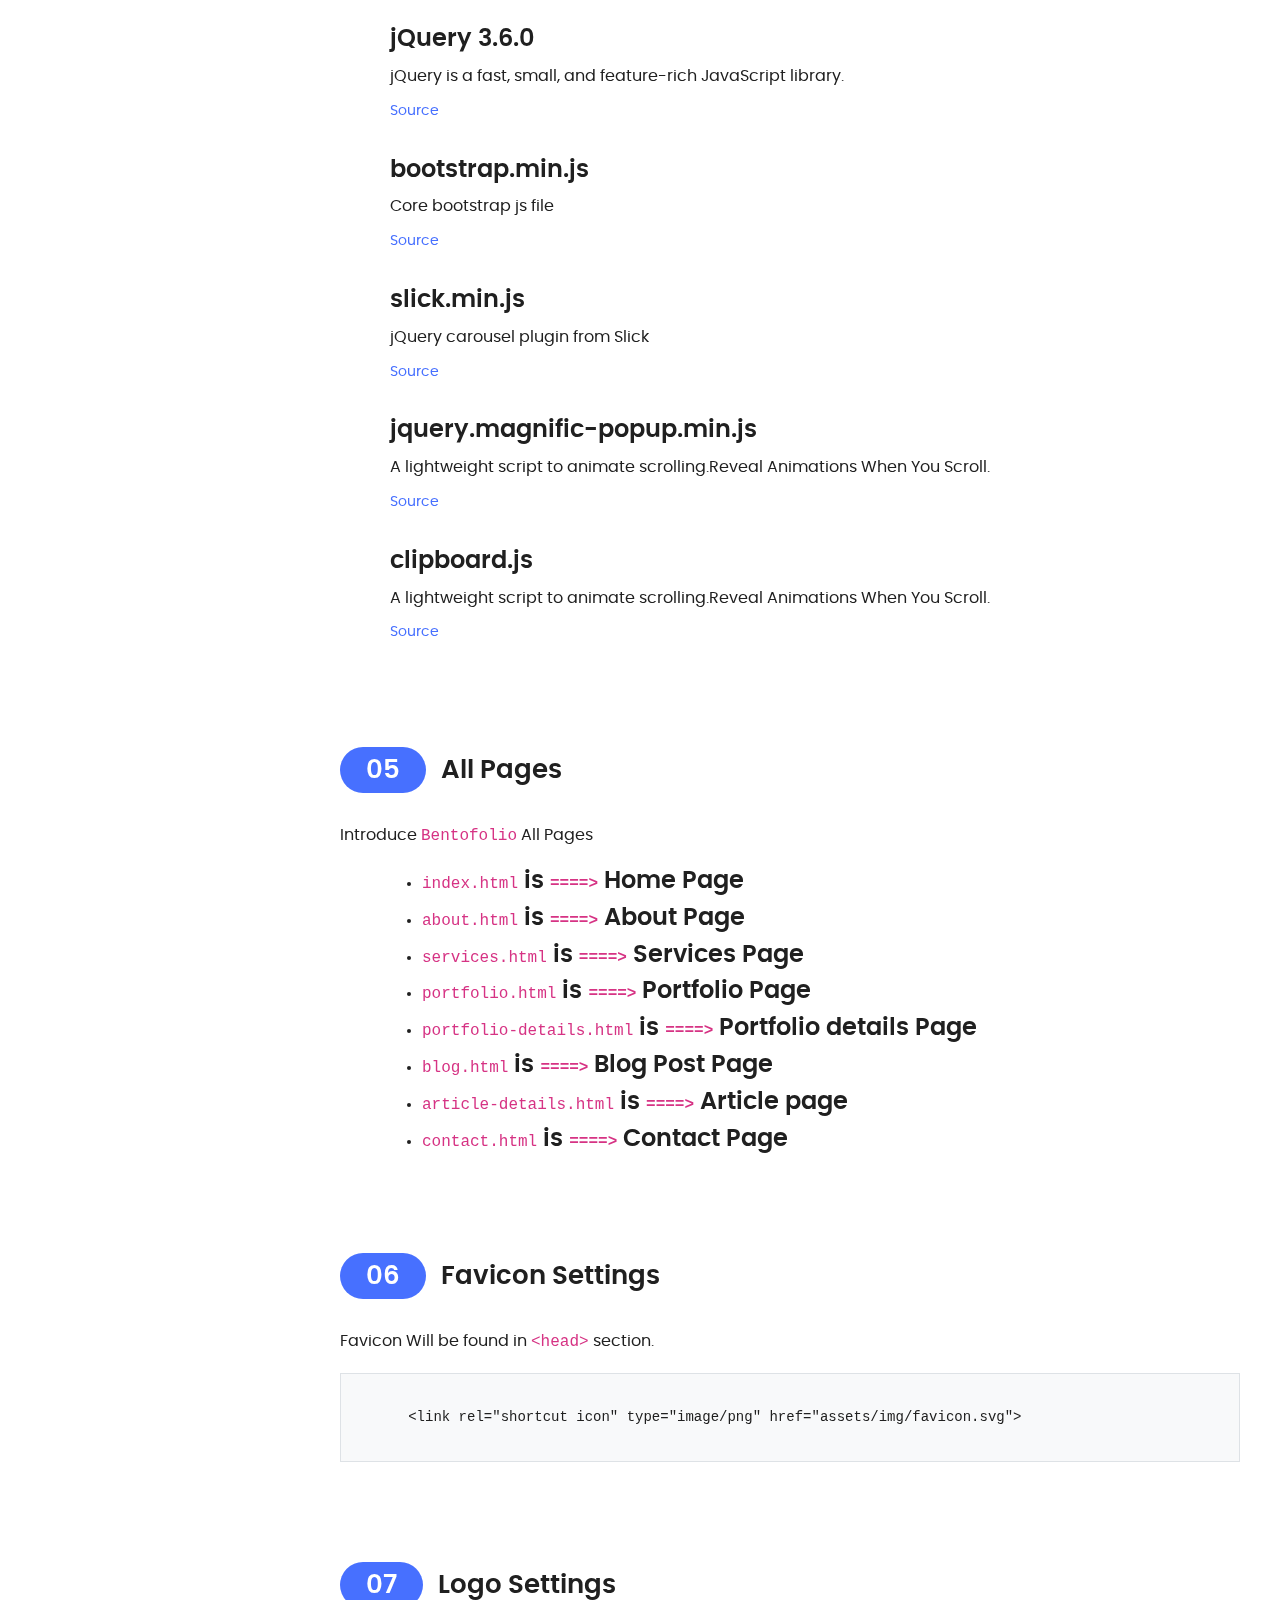
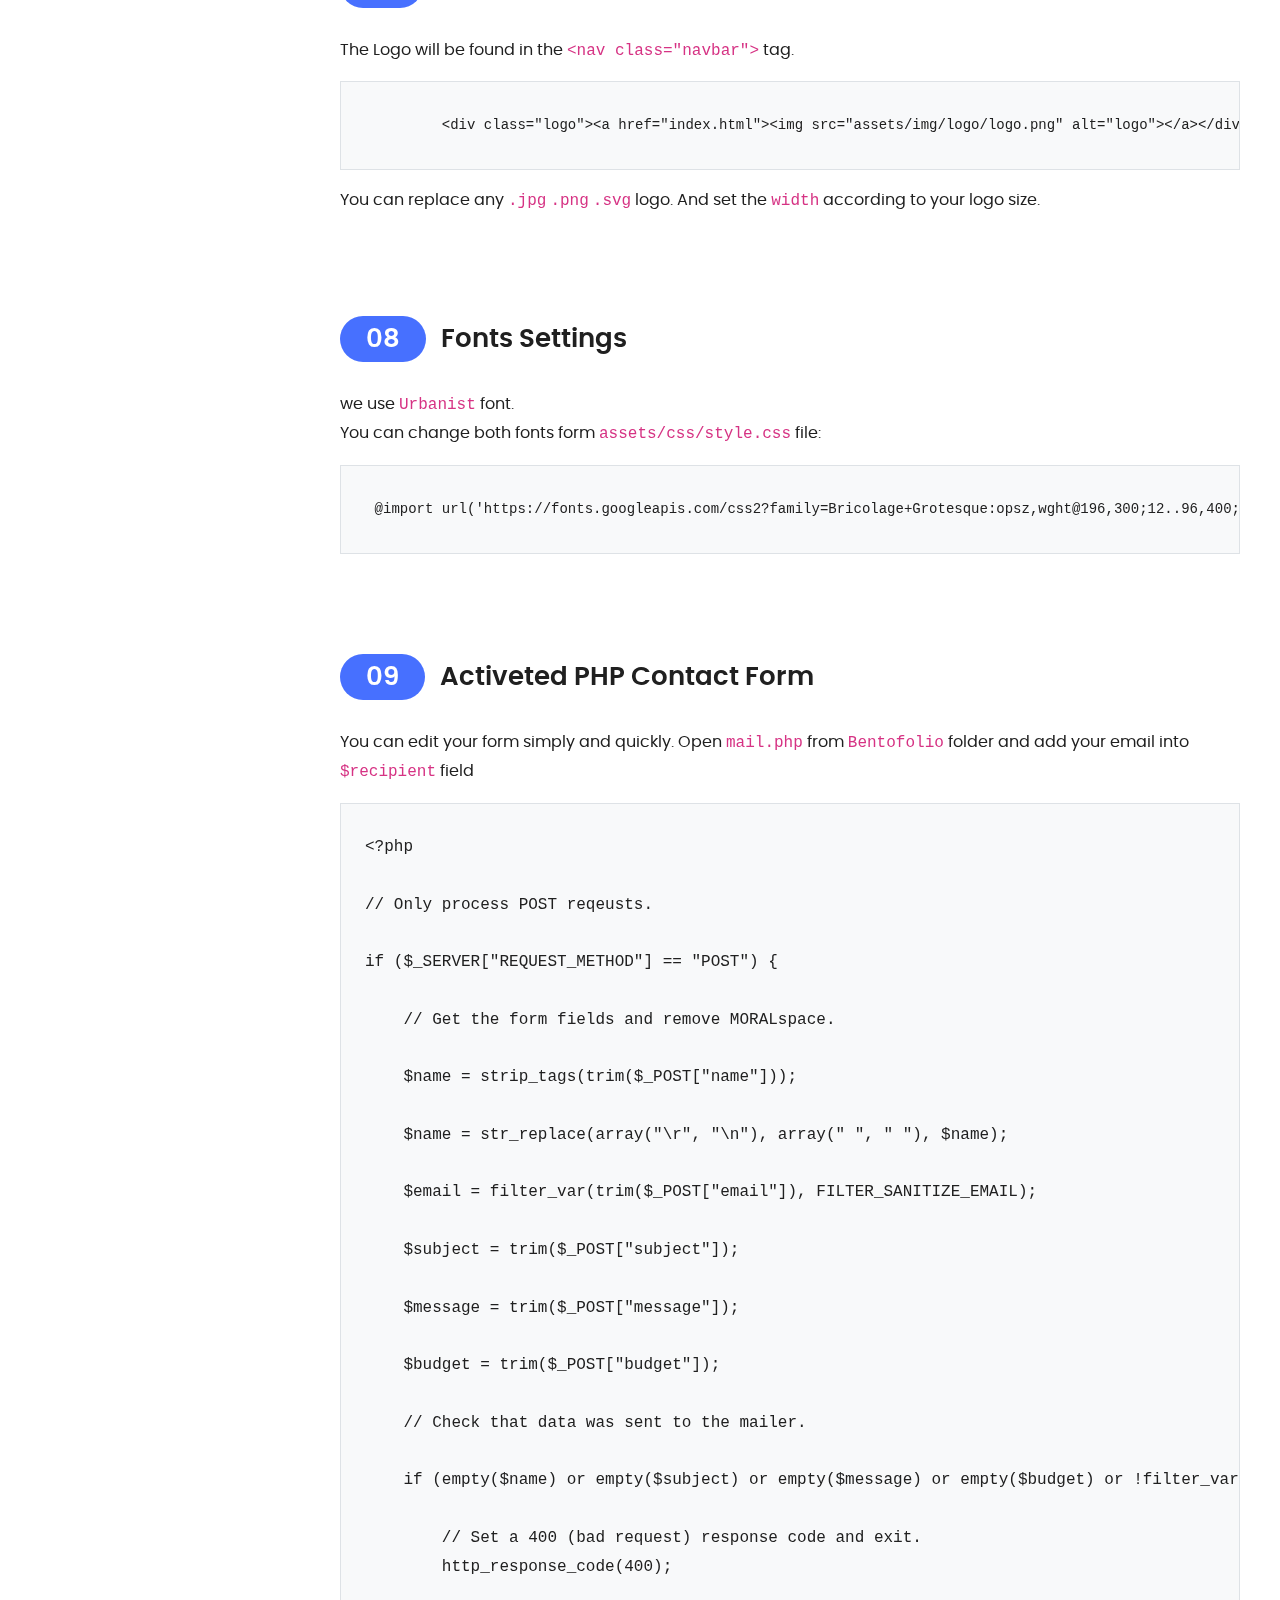
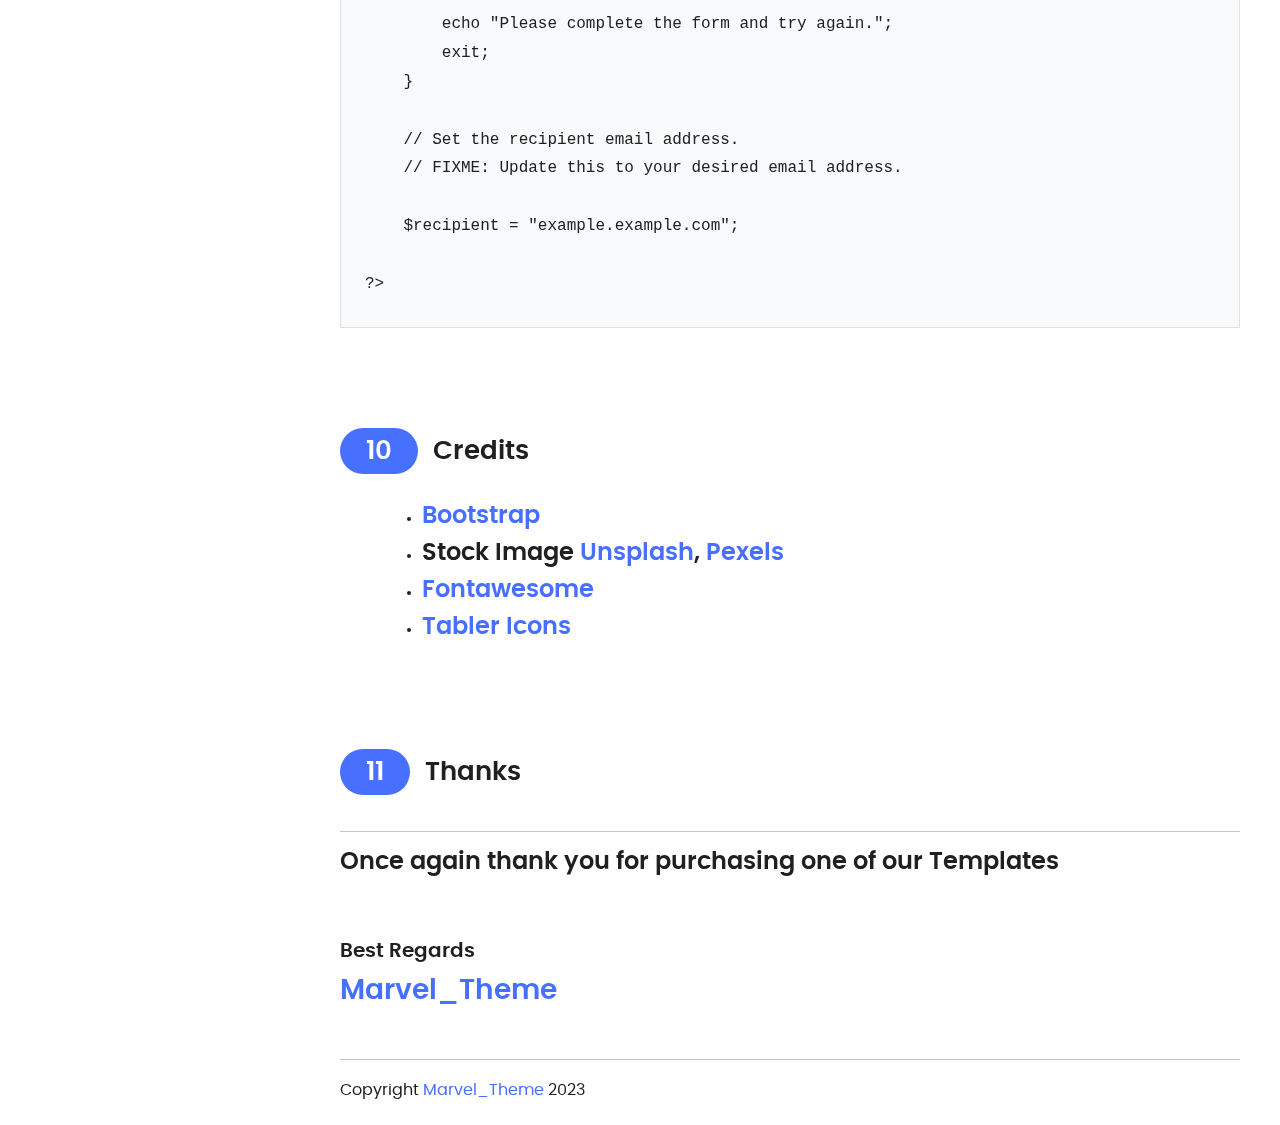
<file: ceo/documentation/index.html>
<!DOCTYPE html>
<html lang="en-US">

<head>
    <!-- Meta -->
    <meta charset="UTF-8">
    <title>Documentation for Bentofolio - Bootstrap Personal Portfolio Template</title>
    <meta http-equiv="X-UA-Compatible" content="IE=edge,chrome=1">
    <meta name="viewport" content="width=device-width, initial-scale=1.0">
    <!-- Favicons -->
    <link rel="icon" href="assets/img/favicon.svg">

    <!-- CSS -->
    <link rel="stylesheet" href="assets/css/bootstrap.min.css">
    <link rel="stylesheet" href="assets/css/style.css">

</head>

<body>

    <!-- Header -->
    <div id="header">
        <h1>Bentofolio | Bootstrap Personal Portfolio Template</h1>
    </div>

    <!-- Menu -->
    <div id="doc-menu">
        <div class="logo py-4 ps-4">
            <a href="index.html">
                <img src="assets/img/logo.png" alt="logo">
            </a>
        </div>
        <ul class="list-unstyled" id="menu">
            <li class="active"><a href="#intro">Intro</a></li>
            <li><a href="#notice">Read First</a></li>
            <li><a href="#start">Installation</a></li>
            <li><a href="#s1">HTML Structure</a></li>
            <li><a href="#s2">CSS Structure</a></li>
            <li><a href="#s3">JavaScripts</a></li>
            <li><a href="#page">All Pages</a></li>
            <li><a href="#fav">Favicon Settings</a></li>
            <li><a href="#logo">Logo Settings</a></li>
            <li><a href="#font">Fonts Settings</a></li>
            <li><a href="#contact">Contact Form</a></li>
            <li><a href="#s4">Credits</a></li>
            <li><a href="#thanks">Thanks 😊</a></li>
        </ul>
    </div>

    <!-- Content -->
    <div id="doc-content">

        <section id="intro">
            <div class="vertical">
                <h1 class="pt-3">
                    Bentofolio | Bootstrap Personal Portfolio Template
                    <span>v1.0</span>
                </h1>
                <p class="mt-4">First of all, thank you for purchasing the <code>Bentofolio - Personal portfolio</code>
                    HTML5
                    Template. You
                    can find the
                    detailed information about the template in this document. <br> If there is anything you cannot find
                    in this document, you can send an e-mail via the <a href="https://themeforest.net/user/marvel_theme"
                        target="_blank">Profile page</a>.</p>
                <div class="templete-feautres">
                    <h4 class="mt-5">Templete Features</h4>
                    <ul class="list-group ms-0 mt-3 ps-4">
                        <li>Clean & Simple Design</li>
                        <li>W3C Validated HTML5 & CSS3 Coding</li>
                        <li>Latest Bootstrap</li>
                        <li>Fully Responsive Design</li>
                        <li>Well Commented Code</li>
                        <li>Developer Friendly Coding</li>
                        <li>SEO optimized</li>
                        <li>Font Awesome Icons</li>
                        <li>PHP/Ajax Powered Working Contact Form</li>
                        <li>Cross Browser Compatible with IE11+, Firefox, Safari, Opera, chrome</li>
                        <li>Well Documented</li>
                    </ul>
                </div>
            </div>
        </section>

        <!-- Notice -->
        <section id="notice">
            <h1>Bentofolio in a Brief</h1>
            <p><strong>Bentofolio</strong> Personal Portfolio HTML5 template<br>
                In download folder you will find <strong>Two folders:</strong>
                <ul>
                    <li><code>Bentofolio</code> (Main Template)</li>
                    <li><code>Documentation</code> (Documentation for main template)</li>
                </ul>
                <br>
                <p style="margin-top: 0;" class="files-folder"><img src="assets/img/files.png" alt=""></p>
                Remember, when you want to use the shortCode/element in any pages you need to adjust the section spacing
                by
                giving <code>margin</code> or <code>padding</code>. Don't get panic if you messed up anything when you
                edit
                the template. We are always available to support our customer.
            </p>
        </section>


        <!-- 1 Installation -->
        <section id="start">
            <h1><span>01</span>Installation</h1>
            <p>Follow the steps below to setup your site template:</p>
            <ol>
                <li>Unzip the downloaded package and open the <code>Template</code> folder to find all the template
                    files.
                    You wil get <code>Bentofolio</code> folder in there. You need to upload this folder to your hosting
                    web
                    server using FTP or cPanel in order to use it on your website.</li>
                <li>Below is the folder structure you will see in your website root directory:
                    <ul>
                        <li><code>Bentofolio/assets/css</code> - Stylesheet files</li>
                        <li><code>Bentofolio/assets/fontawsome</code> - Icon files</li>
                        <li><code>Bentofolio/assets/img</code> - Image files</li>
                        <li><code>Bentofolio/assets/js</code> - JS files</li>
                    </ul>
                </li>
                <li>You need to upload all or specific HTML files as per your need.</li>
                <li>And now you are ready to go to generate your website with this awesome template.</li>
            </ol>
        </section>


        <!-- 2 HTML Structure -->
        <section id="s1">
            <h1><span>02</span>HTML Structure</h1>
            <p>We are used Bootstrap Latest Version <code>v5.3.0</code> framework in this template.<br> The general
                template
                structure is the same throughout the template. Here is the general structure.</p>

            <pre class="bg-light border">
<code>
    &lt;!DOCTYPE html&gt;
    &lt;html lang="en"&gt;
    &lt;head&gt;
        &lt;meta charset="utf-8"&gt;
        &lt;meta http-equiv="x-ua-compatible" content="ie=edge"&gt;
        &lt;title&gt;Bentofolio - Bootstrap Personal Portfolio Template&lt;/title&gt;
        &lt;meta name="description" content="Bentofolio - Bootstrap Personal Portfolio Template"&gt;
        &lt;meta name="viewport" content="width=device-width, initial-scale=1"&gt;

        &lt;link rel="shortcut icon" type="image/png" href="assets/img/favicon.svg"&gt;
        &lt;!-- Place favicon.ico in the root directory --&gt;

        &lt;!-- CSS here --&gt;
        &lt;link rel="stylesheet" href="assets/css/....."&gt;
        &lt;link rel="stylesheet" href="assets/css/....."&gt;
        &lt;link rel="stylesheet" href="assets/css/...."&gt;
        &lt;link rel="stylesheet" href="assets/css/..."&gt;
    &lt;/head&gt;
    &lt;body&gt;

        &lt;div id="page-content"&gt;

            &lt;!-- header-area --&gt;
            &lt;header class="header-area"&gt;


            &lt;/header&gt;
            &lt;!-- header-area-end --&gt;



            &lt;!-- main-area --&gt;
            &lt;main&gt;

                &lt;!-- All Section Here --&gt;

            &lt;/main&gt;
            &lt;!-- main-area-end --&gt;



            &lt;!-- Footer-area --&gt;
            &lt;footer class="footer-area"&gt;

            &lt;/footer&gt;
            &lt;!-- Footer-area-end --&gt;

        &lt;/div&gt;

        &lt;!-- JS here --&gt;
        &lt;script src="assets/js/vendor/....."&gt;&lt;/script&gt;
        &lt;script src="assets/js/...."&gt;&lt;/script&gt;
        &lt;script src="assets/js/..."&gt;&lt;/script&gt;
    &lt;/body&gt;
    &lt;/html&gt;
</code>
</pre>
        </section>


        <!-- 2 CSS Structure -->
        <section id="s2">
            <h1><span>03</span>CSS Structure</h1>
            <p>The <code>style.css</code> file contains all of the specific stylings for the page. The file is separated
                into sections using:</p>


            <ul class="list-unstyled list-of-file">
                <li>
                    <h4>bootstrap.min.css</h4>
                    <p>This file includes core <a href="https://getbootstrap.com" target="_blank">bootstrap</a> styles
                    </p>
                    <a href="https://getbootstrap.com/docs/5.3/getting-started/download/"
                        target="_blank"><small>Source</small></a>
                </li>

                <li>
                    <h4>font-awesome.css</h4>
                    <p>This file contains styles about <a href="https://fontawesome.com/v5.15/icons"
                            target="_blank">Fontawesome</a> icon library</p>
                    <a href="https://fontawesome.com/v5.15/icons" target="_blank"><small>Source</small></a>

                    <h5>Example</h5>
                    <code>
                        &lt;i class="fab fa-facebook-square">&lt;/i>
                    </code>
                </li>

                <li>
                    <h4>slick.css</h4>
                    <p>This file contains styles about slick carousel plugin</p>

                    <a href="https://kenwheeler.github.io/slick/" target="_blank"><small>Source</small></a>
                </li>

                <li>
                    <h4>style.css</h4>
                    <p>All styles about template</p>
                </li>

            </ul>
        </section>

        <!-- 4 JavaScripts -->
        <section id="s3">
            <h1><span>04</span>JavaScripts</h1>
            <ul class="list-unstyled list-of-file">
                <li>
                    <h4>jQuery 3.6.0</h4>
                    <p>jQuery is a fast, small, and feature-rich JavaScript library.</p>
                    <a href="https://blog.jquery.com/2021/03/02/jquery-3-6-0-released/"
                        target="_blank"><small>Source</small></a>
                </li>

                <li>
                    <h4>bootstrap.min.js</h4>
                    <p>Core bootstrap js file</p>
                    <a href="https://getbootstrap.com/docs/5.3/getting-started/download/"
                        target="_blank"><small>Source</small></a>
                </li>

                <li>
                    <h4>slick.min.js</h4>
                    <p>jQuery carousel plugin from Slick</p>

                    <a href="https://kenwheeler.github.io/slick/" target="_blank"><small>Source</small></a>
                </li>

                <li>
                    <h4>jquery.magnific-popup.min.js</h4>
                    <p>A lightweight script to animate scrolling.Reveal Animations When You Scroll.</p>
                    <small><a href="https://clipboardjs.com/" target="_blank">Source</a></small>

                </li>
                
                <li>
                    <h4>clipboard.js</h4>
                    <p>A lightweight script to animate scrolling.Reveal Animations When You Scroll.</p>
                    <small><a href="https://dimsemenov.com/plugins/magnific-popup/" target="_blank">Source</a></small>

                </li>


            </ul>
        </section>


        <!-- 5 All Pages -->
        <section id="page">
            <h1><span>05</span>All Pages</h1>
            <p>Introduce <code>Bentofolio</code> All Pages</p>
            <ul class="list-wrap">
                <li>
                    <h4><code>index.html</code> is <code>====></code> Home Page</h4>
                </li>
                <li>
                    <h4><code>about.html</code> is <code>====></code> About Page</h4>
                </li>
                <li>
                    <h4><code>services.html</code> is <code>====></code> Services Page</h4>
                </li>
                <li>
                    <h4><code>portfolio.html</code> is <code>====></code> Portfolio Page</h4>
                </li>
                <li>
                    <h4><code>portfolio-details.html</code> is <code>====></code> Portfolio details Page</h4>
                </li>
                <li>
                    <h4><code>blog.html</code> is <code>====></code> Blog Post Page</h4>
                </li>
                <li>
                    <h4><code>article-details.html</code> is <code>====></code> Article page</h4>
                </li>
                <li>
                    <h4><code>contact.html</code> is <code>====></code> Contact Page</h4>
                </li>
            </ul>
        </section>


        <!-- 6 Favicon -->
        <section id="fav">
            <h1><span>06</span>Favicon Settings</h1>
            <p>Favicon Will be found in <code>&lt;head></code> section.</p>
            <pre class="bg-light border">
        <!-- Favicon -->
        &lt;link rel="shortcut icon" type="image/png" href="assets/img/favicon.svg">
        </pre>
        </section>


        <!-- 7 Logo -->
        <section id="logo">
            <h1><span>07</span>Logo Settings</h1>
            <p>The Logo will be found in the <code>&lt;nav class="navbar"></code> tag.</p>
            <pre class="bg-light border">

            &lt;div class="logo"&gt;&lt;a href="index.html"&gt;&lt;img src="assets/img/logo/logo.png" alt="logo"&gt;&lt;/a&gt;&lt;/div&gt;
            </pre>
            <p>You can replace any <code>.jpg</code> <code>.png</code> <code>.svg</code> logo. And set the
                <code>width</code> according to your logo size.</p>
        </section>


        <!-- 8 Fonts -->
        <section id="font">
            <h1><span>08</span>Fonts Settings</h1>
            <p>we use <code>Urbanist</code> font.<br>
                You can change both fonts form <code>assets/css/style.css</code> file:
            </p>
            <pre class="bg-light border">

    @import url('https://fonts.googleapis.com/css2?family=Bricolage+Grotesque:opsz,wght@196,300;12..96,400;12..96,500;12..96,600;12..96,700&display=swap');
    </pre>
        </section>

        <!-- 6 Contact Form -->

        <section id="contact">
            <h1><span>09</span>Activeted PHP Contact Form</h1>
            <p>You can edit your form simply and quickly. Open <code>mail.php</code> from <code>Bentofolio</code> folder
                and add your email into <code>$recipient</code> field</p>
            <pre class="bg-light border ps-4">
<code>
&lt;?php

// Only process POST reqeusts.

if ($_SERVER["REQUEST_METHOD"] == "POST") {

    // Get the form fields and remove MORALspace.

    $name = strip_tags(trim($_POST["name"]));

    $name = str_replace(array("\r", "\n"), array(" ", " "), $name);

    $email = filter_var(trim($_POST["email"]), FILTER_SANITIZE_EMAIL);

    $subject = trim($_POST["subject"]);

    $message = trim($_POST["message"]);

    $budget = trim($_POST["budget"]);

    // Check that data was sent to the mailer.

    if (empty($name) or empty($subject) or empty($message) or empty($budget) or !filter_var($email, FILTER_VALIDATE_EMAIL)) {

        // Set a 400 (bad request) response code and exit.
        http_response_code(400);

        echo "Please complete the form and try again.";
        exit;
    }

    // Set the recipient email address.
    // FIXME: Update this to your desired email address.

    $recipient = "example.example.com";

?&gt;
</code>
</pre>


        </section>

        <!-- 10 Credits -->
        <section id="s4">
            <h1><span>10</span>Credits</h1>
            <ul>
                <li>
                    <a href="http://getbootstrap.com" target="_blank">
                        <h4 class="cridits_name">Bootstrap</h4>
                    </a>
                </li>


                <li>
                    <h4 class="cridits_name">Stock Image <a href="https://unsplash.com/" target="_blank"> Unsplash</a>,
                        <a href="https://www.pexels.com/" target="_blank">
                            Pexels</a></h4>
                </li>

                <li>
                    <a href="http://fontawesome.io" target="_blank">
                        <h4 class="cridits_name">Fontawesome</h4>
                    </a>
                </li>
                <li>
                    <a href="https://tabler.io/icons" target="_blank">
                        <h4 class="cridits_name">Tabler Icons</h4>
                    </a>
                </li>

            </ul>
        </section>


        <!-- 11 Credits -->

        <section id="thanks">
            <h1 id="s6"><span>11</span>Thanks</h1>
            <hr>
            <h4 id="thanks_span_style">
                <span>Once again thank you for purchasing one of our Templates</span></h4>
            <h2>Best Regards</h2>
            <h3><a href="https://themeforest.net/user/nogortheme" target="_blank">Marvel_Theme</a></h3>
        </section>
        <!-- Scroll top part start -->
        <button class="scroll-to-top">
            <span class="d-inline-block"></span>
        </button>
        <!-- Scroll top part end -->
        <footer class="footer">
            <hr>
            <p>Copyright <a href="https://themeforest.net/user/marvel_theme" target="_blank">Marvel_Theme</a> 2023 </a>
            </p>
        </footer>
    </div>

    <!-- JavaScripts -->
    <script type='text/javascript' src='assets/js/jquery-3.6.0.min.js'></script>
    <script type='text/javascript' src='assets/js/bootstrap.bundle.min.js'></script>
    <script type='text/javascript' src='assets/js/custom.js'></script>

</body>

</html>
</file>
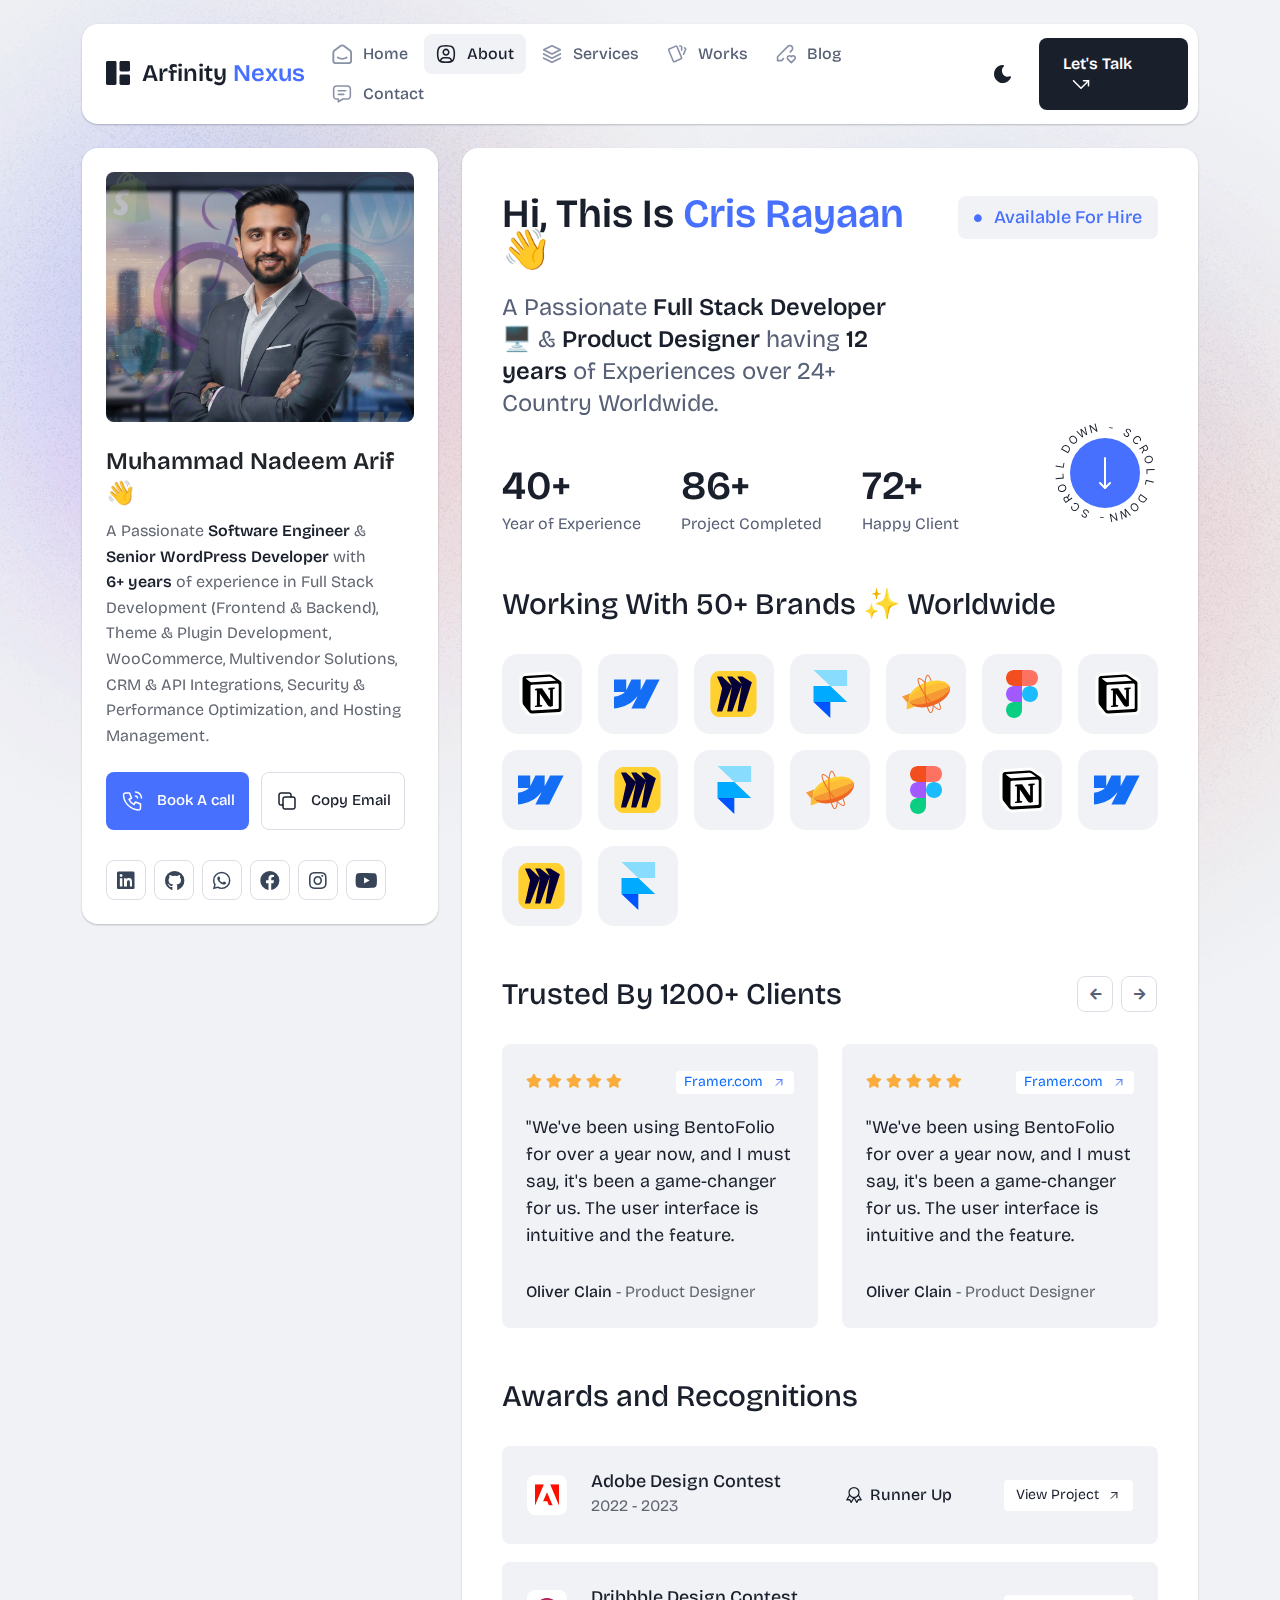
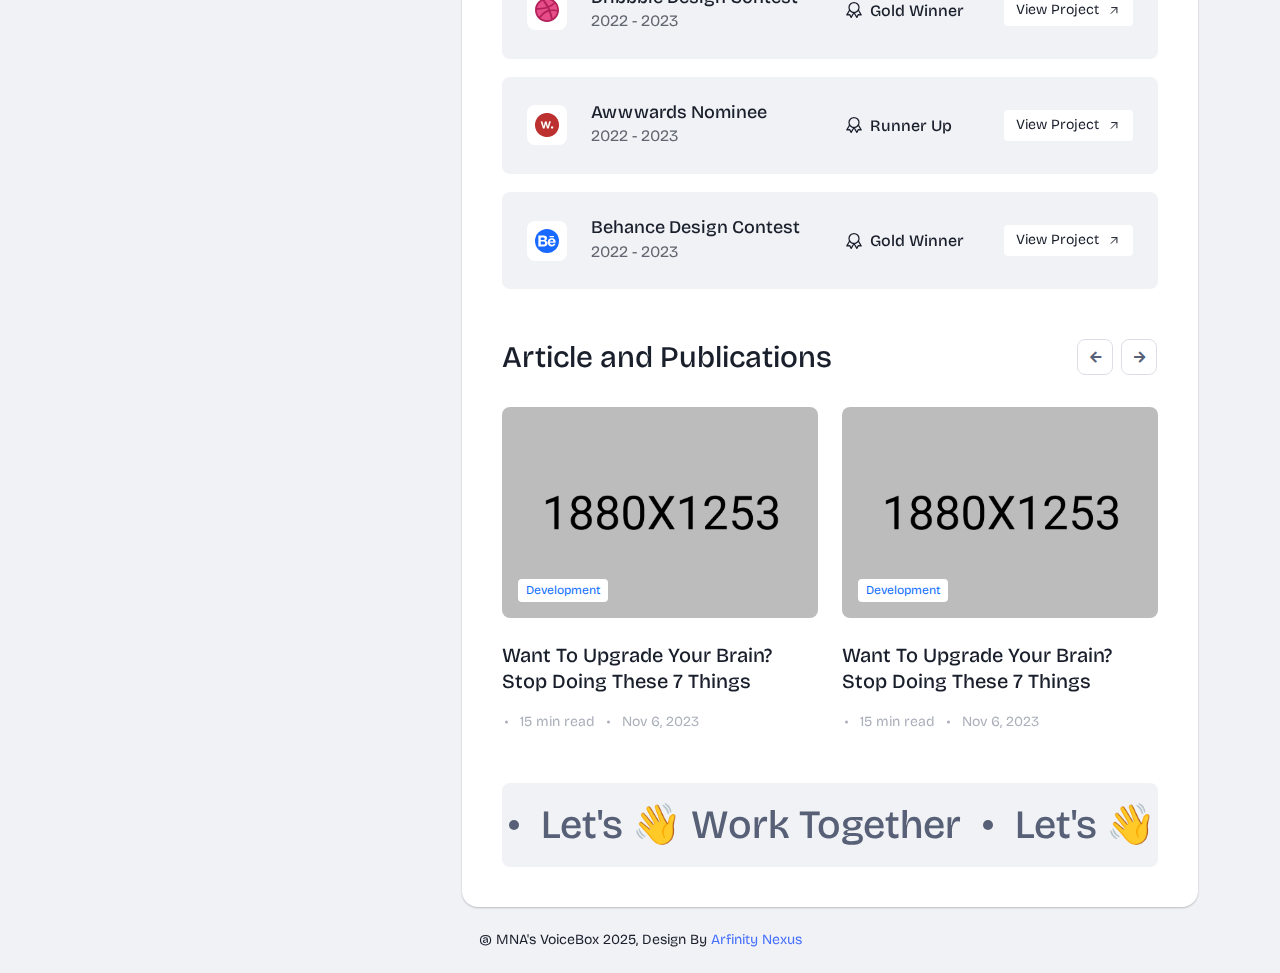
<file: ceo/about.html>
<!DOCTYPE html>
<html lang="en">

<head>
    <meta charset="UTF-8">
    <meta http-equiv="X-UA-Compatible" content="IE=edge">
    <meta name="viewport" content="width=device-width, initial-scale=1">
    <title>About - Muhammad Nadeem Arif | Senior Software Engineer & Full Stack WordPress Developer</title>
    <meta name="description" content="Muhammad Nadeem Arif – Senior Software Engineer & Full Stack WordPress Developer specializing in WooCommerce, Multivendor, CRM & API Integrations, Security & Performance Optimization, Website Deployment, Hosting & Server Management.">
    <meta name="keywords" content="Senior WordPress Developer, WooCommerce Expert, Full Stack Developer, Multivendor Specialist, Portfolio, Muhammad Nadeem Arif, CRM Integration, Restful APIs, API Integrations">
    <link rel="icon" type="image/png" sizes="32x32" href="assets/favicon_io/favicon-32x32.png">
    <link rel="icon" type="image/png" sizes="16x16" href="assets/favicon_io/favicon-16x16.png">
    <link rel="shortcut icon" href="assets/favicon_io/favicon.ico">
    <link rel="apple-touch-icon" href="assets/favicon_io/apple-touch-icon.png">
    <link rel="icon" type="image/png" sizes="192x192" href="assets/favicon_io/android-chrome-192x192.png">
    <link rel="icon" type="image/png" sizes="512x512" href="assets/favicon_io/android-chrome-512x512.png">
    <link rel="manifest" href="assets/favicon_io/site.webmanifest">
    <meta property="og:title" content="Muhammad Nadeem Arif - Senior Software Engineer & Full Stack WordPress Developer">
    <meta property="og:description" content="Senior Software Engineer & Full Stack WordPress Developer specializing in WooCommerce, Multivendor, CRM & API Integrations, Security & Performance Optimization, Website Deployment, Hosting & Server Management.">
    <meta property="og:image" content="https://mnadeemarif786.github.io/assets/img/preview.jpg">
    <meta property="og:url" content="https://mnadeemarif786.github.io">
    <meta property="og:type" content="website">

    <meta name="twitter:card" content="summary_large_image">
    <meta name="twitter:title" content="Muhammad Nadeem Arif - Senior Software Engineer & Full Stack WordPress Developer">
    <meta name="twitter:description" content="Senior Software Engineer & Full Stack WordPress Developer specializing in WooCommerce, Multivendor, CRM & API Integrations, Security & Performance Optimization, Website Deployment, Hosting & Server Management.">
    <meta name="twitter:image" content="https://mnadeemarif786.github.io/assets/img/preview.jpg">
    <!-- CSS here -->
    <link rel="stylesheet" href="assets/css/bootstrap.min.css">
    <link rel="stylesheet" href="assets/fontawsome/css/all.min.css">
    <link rel="stylesheet" href="assets/fontawsome/css/fontawesome.min.css">
    <link rel="stylesheet" href="assets/css/slick.css">
    <link rel="stylesheet" href="assets/css/magnific-popup.css">
    <link rel="stylesheet" href="assets/css/style.css">
    <link rel="stylesheet" href="assets/css/responsive.css" media="(max-width: 1400px)">
    <script type="application/ld+json">
        {
            "@context": "https://schema.org",
            "@type": "Person",
            "name": "Muhammad Nadeem Arif",
            "jobTitle": "Senior Software Engineer & Full Stack WordPress Developer",
            "url": "https://mnadeemarif786.github.io",
            "image": "https://mnadeemarif786.github.io/assets/img/profile.jpg",
            "sameAs": [
              "https://www.linkedin.com/in/connectwithmna",
              "https://github.com/mnadeemarif786",
              "https://www.facebook.com/mnasvoicebox",
              "https://www.instagram.com/mnasvoicebox",
              "https://www.youtube.com/@mnasvoicebox",
              "https://www.tiktok.com/@mnasvoicebox",
              "https://x.com/MNAsVoiceBox",
              "https://twitter.com/mnadeemarif786",
            ]
        }
    </script>
</head>

<body>
  <div id="page-content">
    <!-- header part start -->
    <header class="header-area">
      <nav class="navbar">
        <div class="container">
          <div class="menu-container">
            <div class="logo">
              <a class="navbar-brand me-0" href="index.html">
                <svg width="24" height="24" viewBox="0 0 24 24" fill="none" xmlns="http://www.w3.org/2000/svg">
                  <path
                    d="M0 1.5C0 1.10218 0.158035 0.720644 0.43934 0.43934C0.720644 0.158035 1.10218 0 1.5 0L9 0C9.39782 0 9.77936 0.158035 10.0607 0.43934C10.342 0.720644 10.5 1.10218 10.5 1.5V22.5C10.5 22.8978 10.342 23.2794 10.0607 23.5607C9.77936 23.842 9.39782 24 9 24H1.5C1.10218 24 0.720644 23.842 0.43934 23.5607C0.158035 23.2794 0 22.8978 0 22.5V1.5ZM13.5 1.5C13.5 1.10218 13.658 0.720644 13.9393 0.43934C14.2206 0.158035 14.6022 0 15 0L22.5 0C22.8978 0 23.2794 0.158035 23.5607 0.43934C23.842 0.720644 24 1.10218 24 1.5V9C24 9.39782 23.842 9.77936 23.5607 10.0607C23.2794 10.342 22.8978 10.5 22.5 10.5H15C14.6022 10.5 14.2206 10.342 13.9393 10.0607C13.658 9.77936 13.5 9.39782 13.5 9V1.5ZM13.5 15C13.5 14.6022 13.658 14.2206 13.9393 13.9393C14.2206 13.658 14.6022 13.5 15 13.5H22.5C22.8978 13.5 23.2794 13.658 23.5607 13.9393C23.842 14.2206 24 14.6022 24 15V22.5C24 22.8978 23.842 23.2794 23.5607 23.5607C23.2794 23.842 22.8978 24 22.5 24H15C14.6022 24 14.2206 23.842 13.9393 23.5607C13.658 23.2794 13.5 22.8978 13.5 22.5V15Z"
                    class="logo-icon" />
                </svg>
                <span>Arfinity <span class="primary">Nexus</span></span>
              </a>
            </div>
            <div class="navbar-main d-flex flex-grow-1">
              <div class="logo inner-logo d-block d-xl-none">
                <a class="navbar-brand me-0" href="index.html">
                  <svg width="24" height="24" viewBox="0 0 24 24" fill="none" xmlns="http://www.w3.org/2000/svg">
                    <path
                      d="M0 1.5C0 1.10218 0.158035 0.720644 0.43934 0.43934C0.720644 0.158035 1.10218 0 1.5 0L9 0C9.39782 0 9.77936 0.158035 10.0607 0.43934C10.342 0.720644 10.5 1.10218 10.5 1.5V22.5C10.5 22.8978 10.342 23.2794 10.0607 23.5607C9.77936 23.842 9.39782 24 9 24H1.5C1.10218 24 0.720644 23.842 0.43934 23.5607C0.158035 23.2794 0 22.8978 0 22.5V1.5ZM13.5 1.5C13.5 1.10218 13.658 0.720644 13.9393 0.43934C14.2206 0.158035 14.6022 0 15 0L22.5 0C22.8978 0 23.2794 0.158035 23.5607 0.43934C23.842 0.720644 24 1.10218 24 1.5V9C24 9.39782 23.842 9.77936 23.5607 10.0607C23.2794 10.342 22.8978 10.5 22.5 10.5H15C14.6022 10.5 14.2206 10.342 13.9393 10.0607C13.658 9.77936 13.5 9.39782 13.5 9V1.5ZM13.5 15C13.5 14.6022 13.658 14.2206 13.9393 13.9393C14.2206 13.658 14.6022 13.5 15 13.5H22.5C22.8978 13.5 23.2794 13.658 23.5607 13.9393C23.842 14.2206 24 14.6022 24 15V22.5C24 22.8978 23.842 23.2794 23.5607 23.5607C23.2794 23.842 22.8978 24 22.5 24H15C14.6022 24 14.2206 23.842 13.9393 23.5607C13.658 23.2794 13.5 22.8978 13.5 22.5V15Z"
                      class="logo-icon" />
                  </svg>
                  <span>Arfinity <span class="primary">Nexus</span></span>
                </a>
              </div>
              <ul class="navbar-info mx-auto">
                <li class="nav-item">
                  <a class="nav-link" aria-current="page" href="index.html">
                    <svg class="nav-icon" viewBox="0 0 15 15" fill="none" xmlns="http://www.w3.org/2000/svg">
                      <path
                        d="M13.475 4.92481L9.03083 1.46814C8.64082 1.16473 8.1608 1 7.66667 1C7.17254 1 6.69251 1.16473 6.3025 1.46814L1.8575 4.92481C1.59037 5.13254 1.37424 5.39858 1.22563 5.7026C1.07701 6.00662 0.99984 6.34058 1 6.67897V12.679C1 13.121 1.17559 13.5449 1.48816 13.8575C1.80072 14.17 2.22464 14.3456 2.66667 14.3456H12.6667C13.1087 14.3456 13.5326 14.17 13.8452 13.8575C14.1577 13.5449 14.3333 13.121 14.3333 12.679V6.67897C14.3333 5.99314 14.0167 5.34564 13.475 4.92481Z"
                        stroke-width="1.4" stroke-linecap="round" stroke-linejoin="round" />
                      <path d="M10.9753 10.1665C9.13359 11.2773 6.14859 11.2773 4.30859 10.1665" stroke-width="1.4"
                        stroke-linecap="round" stroke-linejoin="round" />
                    </svg>

                    <span>Home</span>
                  </a>
                </li>
                <li class="nav-item">
                  <a class="nav-link active" href="about.html">
                    <svg class="nav-icon" viewBox="0 0 18 18" fill="none" xmlns="http://www.w3.org/2000/svg">
                      <path
                        d="M9 9.8335C9.66304 9.8335 10.2989 9.5701 10.7678 9.10126C11.2366 8.63242 11.5 7.99654 11.5 7.3335C11.5 6.67045 11.2366 6.03457 10.7678 5.56573C10.2989 5.09689 9.66304 4.8335 9 4.8335C8.33696 4.8335 7.70107 5.09689 7.23223 5.56573C6.76339 6.03457 6.5 6.67045 6.5 7.3335C6.5 7.99654 6.76339 8.63242 7.23223 9.10126C7.70107 9.5701 8.33696 9.8335 9 9.8335Z"
                        stroke-width="1.4" stroke-linecap="round" stroke-linejoin="round" />
                      <path
                        d="M9 1.5C15 1.5 16.5 3 16.5 9C16.5 15 15 16.5 9 16.5C3 16.5 1.5 15 1.5 9C1.5 3 3 1.5 9 1.5Z"
                        stroke-width="1.4" stroke-linecap="round" stroke-linejoin="round" />
                      <path
                        d="M4 15.7085V15.6668C4 14.7828 4.35119 13.9349 4.97631 13.3098C5.60143 12.6847 6.44928 12.3335 7.33333 12.3335H10.6667C11.5507 12.3335 12.3986 12.6847 13.0237 13.3098C13.6488 13.9349 14 14.7828 14 15.6668V15.7085"
                        stroke-width="1.4" stroke-linecap="round" stroke-linejoin="round" />
                    </svg>
                    About
                  </a>
                </li>
                <li class="nav-item">
                  <a class="nav-link" href="services.html">
                    <svg class="nav-icon" viewBox="0 0 16 16" fill="none" xmlns="http://www.w3.org/2000/svg">
                      <path d="M7.99967 1.3335L1.33301 4.66683L7.99967 8.00016L14.6663 4.66683L7.99967 1.3335Z"
                        stroke-width="1.4" stroke-linecap="round" stroke-linejoin="round" />
                      <path d="M1.33301 8L7.99967 11.3333L14.6663 8" stroke-width="1.4" stroke-linecap="round"
                        stroke-linejoin="round" />
                      <path d="M1.33301 11.3335L7.99967 14.6668L14.6663 11.3335" stroke-width="1.4"
                        stroke-linecap="round" stroke-linejoin="round" />
                    </svg>
                    Services
                  </a>
                </li>
                <li class="nav-item">
                  <a class="nav-link" href="portfolio.html">
                    <svg class="nav-icon" viewBox="0 0 18 17" fill="none" xmlns="http://www.w3.org/2000/svg">
                      <path
                        d="M2.00326 3.99733L7.95159 1.40649C8.04974 1.36442 8.15533 1.34243 8.26212 1.34181C8.3689 1.34119 8.47473 1.36196 8.57337 1.40289C8.67201 1.44382 8.76145 1.50408 8.83642 1.58013C8.9114 1.65617 8.97039 1.74646 9.00992 1.84566L13.1133 11.764C13.1985 11.9651 13.2014 12.1917 13.1213 12.3949C13.0412 12.5982 12.8845 12.7618 12.6849 12.8507L6.73742 15.4415C6.63922 15.4837 6.53356 15.5058 6.42668 15.5065C6.3198 15.5072 6.21387 15.4864 6.11514 15.4455C6.0164 15.4046 5.92688 15.3442 5.85184 15.2681C5.7768 15.192 5.71778 15.1016 5.67826 15.0023L1.57492 5.08316C1.48963 4.88204 1.48673 4.65546 1.56684 4.45222C1.64696 4.24898 1.80367 4.08616 2.00326 3.99733Z"
                        stroke-width="1.4" stroke-linecap="round" stroke-linejoin="round" />
                      <path
                        d="M11.5 1.3335H12.3333C12.5543 1.3335 12.7663 1.42129 12.9226 1.57757C13.0789 1.73385 13.1667 1.94582 13.1667 2.16683V5.0835"
                        stroke-width="1.4" stroke-linecap="round" stroke-linejoin="round" />
                      <path
                        d="M15.6663 3C15.8863 3.09333 16.0997 3.18083 16.3063 3.2625C16.5098 3.34882 16.6706 3.51241 16.7534 3.71729C16.8362 3.92217 16.8343 4.15155 16.748 4.355L14.833 8.83334"
                        stroke-width="1.4" stroke-linecap="round" stroke-linejoin="round" />
                    </svg>
                    Works
                  </a>
                </li>
                <li class="nav-item">
                  <a class="nav-link" href="blog.html">
                    <svg class="nav-icon" viewBox="0 0 17 16" fill="none" xmlns="http://www.w3.org/2000/svg">
                      <path
                        d="M12.1663 6.16676L13.4163 4.91676C13.6352 4.69789 13.8088 4.43805 13.9273 4.15208C14.0457 3.86612 14.1067 3.55962 14.1067 3.25009C14.1067 2.94056 14.0457 2.63406 13.9273 2.3481C13.8088 2.06213 13.6352 1.80229 13.4163 1.58342C13.1975 1.36455 12.9376 1.19094 12.6517 1.07248C12.3657 0.954033 12.0592 0.893066 11.7497 0.893066C11.4401 0.893066 11.1336 0.954033 10.8477 1.07248C10.5617 1.19094 10.3019 1.36455 10.083 1.58342L1.33301 10.3334V13.6668H4.66634L6.33301 12.0001"
                        stroke-width="1.4" stroke-linecap="round" stroke-linejoin="round" />
                      <path
                        d="M13.0004 15.3335L15.7921 12.5968C15.9633 12.4307 16.0995 12.232 16.1926 12.0124C16.2857 11.7927 16.3339 11.5567 16.3343 11.3181C16.3347 11.0796 16.2873 10.8434 16.1948 10.6235C16.1024 10.4035 15.9669 10.2044 15.7963 10.0377C15.448 9.69712 14.9806 9.50602 14.4935 9.50509C14.0065 9.50415 13.5383 9.69346 13.1888 10.0327L13.0021 10.216L12.8163 10.0327C12.4681 9.69237 12.0008 9.50143 11.5139 9.50049C11.0271 9.49956 10.5591 9.68871 10.2096 10.0277C10.0383 10.1937 9.9021 10.3924 9.80891 10.612C9.71572 10.8316 9.66746 11.0677 9.667 11.3062C9.66653 11.5447 9.71386 11.781 9.80619 12.0009C9.89853 12.2209 10.034 12.4201 10.2046 12.5868L13.0004 15.3335Z"
                        stroke-width="1.4" stroke-linecap="round" stroke-linejoin="round" />
                    </svg>
                    Blog
                  </a>
                </li>
                <li class="nav-item">
                  <a class="nav-link" href="contact.html">
                    <svg class="nav-icon" viewBox="0 0 18 17" fill="none" xmlns="http://www.w3.org/2000/svg">
                      <path d="M5.66699 5.5H12.3337" stroke-width="1.4" stroke-linecap="round"
                        stroke-linejoin="round" />
                      <path d="M5.66699 8.8335H10.667" stroke-width="1.4" stroke-linecap="round"
                        stroke-linejoin="round" />
                      <path
                        d="M14 1.3335C14.663 1.3335 15.2989 1.59689 15.7678 2.06573C16.2366 2.53457 16.5 3.17045 16.5 3.8335V10.5002C16.5 11.1632 16.2366 11.7991 15.7678 12.2679C15.2989 12.7368 14.663 13.0002 14 13.0002H9.83333L5.66667 15.5002V13.0002H4C3.33696 13.0002 2.70107 12.7368 2.23223 12.2679C1.76339 11.7991 1.5 11.1632 1.5 10.5002V3.8335C1.5 3.17045 1.76339 2.53457 2.23223 2.06573C2.70107 1.59689 3.33696 1.3335 4 1.3335H14Z"
                        stroke-width="1.4" stroke-linecap="round" stroke-linejoin="round" />
                    </svg>
                    Contact
                  </a>
                </li>
              </ul>
              <div class="header-right-info d-flex align-items-center">
                <button class="theme-control-btn">
                  <span class="dark">
                    <svg width="24" height="24" viewBox="0 0 24 24" fill="none" xmlns="http://www.w3.org/2000/svg">
                      <path
                        d="M11.8005 3C10.207 3.0003 8.64356 3.44286 7.27683 4.28049C5.91011 5.11811 4.79139 6.31937 4.04002 7.75612C3.28865 9.19288 2.93281 10.8112 3.01046 12.4386C3.08811 14.0659 3.59633 15.6411 4.48091 16.9963C5.3655 18.3514 6.59326 19.4356 8.03324 20.1333C9.47322 20.8309 11.0714 21.1157 12.6573 20.9574C14.2432 20.7991 15.7573 20.2036 17.0381 19.2344C18.319 18.2652 19.3185 16.9587 19.9301 15.4542C20.2302 14.7162 19.5111 13.9746 18.7875 14.2752C17.5475 14.7888 16.1706 14.8418 14.8963 14.425C13.622 14.0082 12.5308 13.1479 11.8126 11.9937C11.0943 10.8396 10.7943 9.4645 10.9648 8.10764C11.1353 6.75077 11.7655 5.49792 12.7458 4.5669L12.8136 4.4949C13.2986 3.9279 12.913 3.0072 12.1464 3.0072H11.9122L11.8524 3.0018L11.7996 3H11.8005Z"
                        fill="#1A1F2C" />
                    </svg>
                    <small class="theme-text d-block d-xl-none">Change appearance</small>
                  </span>
                  <span class="light">
                    <svg width="24" height="24" viewBox="0 0 24 24" fill="none" xmlns="http://www.w3.org/2000/svg">
                      <path
                        d="M12 19C12.2449 19 12.4813 19.09 12.6644 19.2527C12.8474 19.4155 12.9643 19.6397 12.993 19.883L13 20V21C12.9997 21.2549 12.9021 21.5 12.7272 21.6854C12.5522 21.8707 12.313 21.9822 12.0586 21.9972C11.8042 22.0121 11.5536 21.9293 11.3582 21.7657C11.1627 21.6021 11.0371 21.3701 11.007 21.117L11 21V20C11 19.7348 11.1054 19.4804 11.2929 19.2929C11.4804 19.1054 11.7348 19 12 19Z"
                        fill="#FD7E41" />
                      <path
                        d="M18.3127 16.9099L18.4067 16.9929L19.1067 17.6929C19.2861 17.8729 19.3902 18.1144 19.398 18.3683C19.4057 18.6223 19.3165 18.8697 19.1485 19.0602C18.9804 19.2508 18.7462 19.3702 18.4933 19.3943C18.2403 19.4184 17.9877 19.3454 17.7867 19.1899L17.6927 19.1069L16.9927 18.4069C16.8202 18.2347 16.7165 18.0053 16.7012 17.7619C16.6859 17.5186 16.76 17.278 16.9097 17.0855C17.0593 16.893 17.2741 16.7618 17.5137 16.7166C17.7533 16.6713 18.0012 16.7152 18.2107 16.8399L18.3127 16.9099Z"
                        fill="#FD7E41" />
                      <path
                        d="M7.00747 16.993C7.17965 17.1652 7.28308 17.3943 7.29836 17.6373C7.31364 17.8803 7.23972 18.1206 7.09047 18.313L7.00747 18.407L6.30747 19.107C6.12751 19.2863 5.88604 19.3905 5.63209 19.3982C5.37814 19.406 5.13076 19.3168 4.94019 19.1487C4.74963 18.9807 4.63017 18.7464 4.60607 18.4935C4.58198 18.2406 4.65506 17.988 4.81047 17.787L4.89347 17.693L5.59347 16.993C5.781 16.8055 6.03531 16.7002 6.30047 16.7002C6.56563 16.7002 6.81994 16.8055 7.00747 16.993Z"
                        fill="#FD7E41" />
                      <path
                        d="M3.99987 11C4.25475 11.0003 4.4999 11.0979 4.68524 11.2728C4.87057 11.4478 4.9821 11.687 4.99704 11.9414C5.01198 12.1958 4.92919 12.4464 4.7656 12.6418C4.60201 12.8373 4.36996 12.9629 4.11687 12.993L3.99987 13H2.99987C2.74499 12.9997 2.49984 12.9021 2.3145 12.7272C2.12916 12.5522 2.01763 12.313 2.0027 12.0586C1.98776 11.8042 2.07054 11.5536 2.23413 11.3582C2.39772 11.1627 2.62977 11.0371 2.88287 11.007L2.99987 11H3.99987Z"
                        fill="#FD7E41" />
                      <path
                        d="M20.9999 11C21.2547 11.0003 21.4999 11.0979 21.6852 11.2728C21.8706 11.4478 21.9821 11.687 21.997 11.9414C22.012 12.1958 21.9292 12.4464 21.7656 12.6418C21.602 12.8373 21.37 12.9629 21.1169 12.993L20.9999 13H19.9999C19.745 12.9997 19.4998 12.9021 19.3145 12.7272C19.1292 12.5522 19.0176 12.313 19.0027 12.0586C18.9878 11.8042 19.0705 11.5536 19.2341 11.3582C19.3977 11.1627 19.6298 11.0371 19.8829 11.007L19.9999 11H20.9999Z"
                        fill="#FD7E41" />
                      <path
                        d="M6.21264 4.80985L6.30664 4.89285L7.00664 5.59285C7.18599 5.77281 7.29011 6.01429 7.29787 6.26824C7.30562 6.52219 7.21642 6.76957 7.04839 6.96013C6.88036 7.1507 6.64609 7.27016 6.39316 7.29425C6.14024 7.31834 5.88763 7.24526 5.68664 7.08985L5.59264 7.00685L4.89264 6.30685C4.72073 6.13453 4.61757 5.90543 4.6025 5.66248C4.58744 5.41954 4.6615 5.17945 4.8108 4.98721C4.9601 4.79497 5.1744 4.66378 5.41351 4.61824C5.65262 4.57271 5.90013 4.61594 6.10964 4.73985L6.21264 4.80985Z"
                        fill="#FD7E41" />
                      <path
                        d="M19.1071 4.89288C19.2793 5.06508 19.3827 5.29418 19.398 5.5372C19.4132 5.78023 19.3393 6.02048 19.1901 6.21288L19.1071 6.30688L18.4071 7.00688C18.2271 7.18623 17.9856 7.29036 17.7317 7.29811C17.4777 7.30587 17.2304 7.21667 17.0398 7.04864C16.8492 6.8806 16.7298 6.64633 16.7057 6.39341C16.6816 6.14049 16.7547 5.88788 16.9101 5.68688L16.9931 5.59288L17.6931 4.89288C17.8806 4.70541 18.1349 4.6001 18.4001 4.6001C18.6652 4.6001 18.9196 4.70541 19.1071 4.89288Z"
                        fill="#FD7E41" />
                      <path
                        d="M12 2C12.2449 2.00003 12.4813 2.08996 12.6644 2.25272C12.8474 2.41547 12.9643 2.63975 12.993 2.883L13 3V4C12.9997 4.25488 12.9021 4.50003 12.7272 4.68537C12.5522 4.8707 12.313 4.98223 12.0586 4.99717C11.8042 5.01211 11.5536 4.92933 11.3582 4.76573C11.1627 4.60214 11.0371 4.3701 11.007 4.117L11 4V3C11 2.73478 11.1054 2.48043 11.2929 2.29289C11.4804 2.10536 11.7348 2 12 2Z"
                        fill="#FD7E41" />
                      <path
                        d="M12 7C12.9797 6.99994 13.9378 7.28769 14.7553 7.8275C15.5729 8.36731 16.2138 9.1354 16.5986 10.0364C16.9833 10.9373 17.0949 11.9315 16.9195 12.8953C16.7441 13.8592 16.2893 14.7502 15.6118 15.4579C14.9343 16.1655 14.0638 16.6585 13.1085 16.8756C12.1532 17.0928 11.1552 17.0245 10.2383 16.6793C9.3215 16.334 8.52629 15.7271 7.95146 14.9338C7.37663 14.1405 7.04752 13.1958 7.005 12.217L7 12L7.005 11.783C7.06092 10.4958 7.61161 9.27978 8.54222 8.38866C9.47284 7.49754 10.7115 7.00007 12 7Z"
                        fill="#FD7E41" />

                    </svg>
                    <small class="theme-text d-block d-xl-none">Change appearance</small>
                  </span>
                </button>
                <a href="contact.html" class="lets-talk-btn">
                  Let's Talk
                  <svg class="icon" width="20" height="20" viewBox="0 0 20 20" fill="none"
                    xmlns="http://www.w3.org/2000/svg">
                    <path d="M17.5 11.6665V6.6665H12.5" stroke="white" stroke-width="1.5" stroke-linecap="round"
                      stroke-linejoin="round" />
                    <path d="M17.5 6.6665L10 14.1665L2.5 6.6665" stroke="white" stroke-width="1.5"
                      stroke-linecap="round" stroke-linejoin="round" />
                  </svg>
                </a>
              </div>
            </div>
            <div class="mobile-menu-overlay d-block d-lg-none"></div>
            <div class="mobile-menu-control-bar d-block d-xl-none">
              <button class="mobile-menu-control-bar">
                <i class="fas fa-bars"></i>
              </button>
            </div>
          </div>
        </div>
      </nav>
    </header>
    <!-- header part end -->

    <!-- main area part start -->
    <main>

      <section class="content-box-area mt-4">
        <div class="container">
          <div class="row g-4">
            <div class="col-xl-4">
              <div class="card profile-card">
                <div class="card-body">
                  <div class="image text-center">
                    <img src="assets/img/images/mnadeemarif.webp" alt="profile">
                  </div>
                  <div class="text">
                    <h1 class="card-title">Muhammad Nadeem Arif 👋</h1>
                    <h2 class="tagline">A Passionate <span>Software Engineer</span> & <span>Senior WordPress Developer</span> with
                      <span>6+
                        years</span> of experience in Full Stack Development (Frontend & Backend), Theme & Plugin Development, WooCommerce, Multivendor Solutions, CRM & API Integrations, Security & Performance Optimization, and Hosting Management.</h2>
                    <div class="common-button-groups">
                      <a class="btn btn-call" href="https://wa.me/923078810146?text=Hi%20Muhammad%2C%20I%20just%20visited%20your%20portfolio%20website%20and%20I'm%20interested%20in%20discussing%20a%20project.%20I%20want%20to%20schedule%20a%20call%20with%20you.%20Please%20let%20me%20know%20a%20suitable%20time." target="_blank" rel="noopener noreferrer">
                        <svg class="icon" width="25" height="24" viewBox="0 0 25 24" fill="none"
                          xmlns="http://www.w3.org/2000/svg">
                          <path
                            d="M5.5 4H9.5L11.5 9L9 10.5C10.071 12.6715 11.8285 14.429 14 15.5L15.5 13L20.5 15V19C20.5 19.5304 20.2893 20.0391 19.9142 20.4142C19.5391 20.7893 19.0304 21 18.5 21C14.5993 20.763 10.9202 19.1065 8.15683 16.3432C5.3935 13.5798 3.73705 9.90074 3.5 6C3.5 5.46957 3.71071 4.96086 4.08579 4.58579C4.46086 4.21071 4.96957 4 5.5 4Z"
                            stroke="white" stroke-width="1.5" stroke-linecap="round" stroke-linejoin="round" />
                          <path
                            d="M15.5 7C16.0304 7 16.5391 7.21071 16.9142 7.58579C17.2893 7.96086 17.5 8.46957 17.5 9"
                            stroke="white" stroke-width="1.5" stroke-linecap="round" stroke-linejoin="round" />
                          <path d="M15.5 3C17.0913 3 18.6174 3.63214 19.7426 4.75736C20.8679 5.88258 21.5 7.4087 21.5 9"
                            stroke="white" stroke-width="1.5" stroke-linecap="round" stroke-linejoin="round" />
                        </svg>
                        <!-- <i class="fab fa-whatsapp"></i> -->
                        Book A call
                      </a>
                      <button class="btn btn-copy" data-clipboard-text="mnadeemarif786@gmail.com">
                        <svg class="icon" width="24" height="24" viewBox="0 0 24 24" fill="none"
                          xmlns="http://www.w3.org/2000/svg">
                          <path
                            d="M8 10C8 9.46957 8.21071 8.96086 8.58579 8.58579C8.96086 8.21071 9.46957 8 10 8H18C18.5304 8 19.0391 8.21071 19.4142 8.58579C19.7893 8.96086 20 9.46957 20 10V18C20 18.5304 19.7893 19.0391 19.4142 19.4142C19.0391 19.7893 18.5304 20 18 20H10C9.46957 20 8.96086 19.7893 8.58579 19.4142C8.21071 19.0391 8 18.5304 8 18V10Z"
                            stroke-width="1.5" stroke-linecap="round" stroke-linejoin="round" />
                          <path
                            d="M16 8V6C16 5.46957 15.7893 4.96086 15.4142 4.58579C15.0391 4.21071 14.5304 4 14 4H6C5.46957 4 4.96086 4.21071 4.58579 4.58579C4.21071 4.96086 4 5.46957 4 6V14C4 14.5304 4.21071 15.0391 4.58579 15.4142C4.96086 15.7893 5.46957 16 6 16H8"
                            stroke-width="1.5" stroke-linecap="round" stroke-linejoin="round" />
                        </svg>
                        Copy Email
                      </button>
                    </div>
                    <div class="social-media-icon">
                      <ul class="list-unstyled">
                        <li><a href="https://www.linkedin.com/in/connectwithmna" target="_blank"><i class="fab fa-linkedin"></i></a></li>
                        <li><a href="https://github.com/mnadeemarif786" target="_blank" rel="noopener noreferrer"><i class="fab fa-github"></i></a></li>
                        <li><a href="https://wa.me/923078810146" target="_blank" rel="noopener noreferrer"><i class="fab fa-whatsapp"></i></a></li>
                        <!-- <li><a href="https://twitter.com/mnadeemarif786" target="_blank" rel="noopener noreferrer"><i class="fab fa-twitter"></i></a></li> -->
                        <li><a href="https://www.facebook.com/mnasvoicebox" target="_blank" rel="noopener noreferrer"><i class="fab fa-facebook"></i></a></li>
                        <li><a href="https://www.instagram.com/mnasvoicebox" target="_blank" rel="noopener noreferrer"><i class="fab fa-instagram"></i></a></li>
                        <li><a href="https://www.youtube.com/@mnasvoicebox" target="_blank" rel="noopener noreferrer"><i class="fab fa-youtube"></i></a></li>
                        <!-- <li><a href="https://www.tiktok.com/@mnasvoicebox" target="_blank" rel="noopener noreferrer"><i class="fab fa-tiktok"></i></a></li> -->
                      </ul>
                    </div>
                  </div>
                </div>
              </div>
            </div>
            <div class="col-xl-8">
              <div class="card content-box-card">
                <div class="card-body">
                  <div class="top-info">
                    <div class="text">
                      <h1 class="main-title">Hi, This Is <span>Cris Rayaan</span> 👋</h1>
                      <p>A Passionate <b>Full Stack Developer</b> 🖥️ & <b>Product Designer</b> having
                        <b>12 years</b> of Experiences over 24+ Country Worldwide. </p>
                    </div>
                    <div class="available-btn">
                      <span><i class="fas fa-circle"></i> Available For Hire</span>
                    </div>
                  </div>
                  <div class="counter-area">
                    <div class="counter">
                      <div class="counter-item">
                        <h3 class="number">40+</h3>
                        <p class="subtitle">Year of Experience</p>
                      </div>
                      <div class="counter-item">
                        <h3 class="number">86+</h3>
                        <p class="subtitle">Project Completed
                        </p>
                      </div>
                      <div class="counter-item">
                        <h3 class="number">72+</h3>
                        <p class="subtitle">Happy Client
                        </p>
                      </div>
                    </div>
                    <div class="circle-area">
                      <div class="circle-text">
                        <img class="circle-image" src="assets/img/about-us/circle-text.svg" alt="circle-text">
                        <img class="circle-image circle-image-light d-none"
                          src="assets/img/about-us/circle-text-light.svg" alt="circle-text">
                        <span class="arrow-down">
                          <svg width="40" height="40" viewBox="0 0 40 40" fill="none"
                            xmlns="http://www.w3.org/2000/svg">
                            <path d="M20 5V35" stroke="white" stroke-width="2" stroke-linecap="round"
                              stroke-linejoin="round" />
                            <path d="M15 30L20 35L25 30" stroke="white" stroke-width="2" stroke-linecap="round"
                              stroke-linejoin="round" />
                          </svg>
                        </span>
                      </div>
                    </div>
                  </div>
                  <div class="working-with-area">
                    <h2 class="main-common-title">Working With 50+ Brands ✨ Worldwide
                    </h2>
                    <div class="working-with-main">
                      <div class="items">
                        <img src="assets/img/icons/notion.svg" alt="notion">
                      </div>
                      <div class="items">
                        <img src="assets/img/icons/webflow.svg" alt="webflow">
                      </div>
                      <div class="items">
                        <img src="assets/img/icons/mico.svg" alt="mico">
                      </div>
                      <div class="items">
                        <img src="assets/img/icons/framer.svg" alt="framer">
                      </div>
                      <div class="items">
                        <img src="assets/img/icons/zeplin.svg" alt="zeplin">
                      </div>
                      <div class="items">
                        <img src="assets/img/icons/figma.svg" alt="figma">
                      </div>
                      <div class="items">
                        <img src="assets/img/icons/notion.svg" alt="notion">
                      </div>
                      <div class="items">
                        <img src="assets/img/icons/webflow.svg" alt="webflow">
                      </div>
                      <div class="items">
                        <img src="assets/img/icons/mico.svg" alt="mico">
                      </div>
                      <div class="items">
                        <img src="assets/img/icons/framer.svg" alt="framer">
                      </div>
                      <div class="items">
                        <img src="assets/img/icons/zeplin.svg" alt="zeplin">
                      </div>
                      <div class="items">
                        <img src="assets/img/icons/figma.svg" alt="figma">
                      </div>
                      <div class="items">
                        <img src="assets/img/icons/notion.svg" alt="notion">
                      </div>
                      <div class="items">
                        <img src="assets/img/icons/webflow.svg" alt="webflow">
                      </div>
                      <div class="items">
                        <img src="assets/img/icons/mico.svg" alt="mico">
                      </div>
                      <div class="items">
                        <img src="assets/img/icons/framer.svg" alt="framer">
                      </div>
                    </div>
                  </div>
                  <div class="client-feedback">
                    <h2 class="main-common-title">Trusted By 1200+ Clients
                    </h2>
                    <div class="row client-feedback-slider">
                      <div class="col-lg-6">
                        <div class="feedback-item">
                          <div class="feedback-top-info">
                            <div class="rating">
                              <i class="fas fa-star"></i>
                              <i class="fas fa-star"></i>
                              <i class="fas fa-star"></i>
                              <i class="fas fa-star"></i>
                              <i class="fas fa-star"></i>
                            </div>
                            <div class="website">
                              <a href="#">Framer.com
                                <svg class="arrow-up" width="14" height="15" viewBox="0 0 14 15" fill="none"
                                  xmlns="http://www.w3.org/2000/svg">
                                  <path d="M9.91634 4.5835L4.08301 10.4168" stroke-linecap="round"
                                    stroke-linejoin="round" />
                                  <path d="M4.66699 4.5835H9.91699V9.8335" stroke-linecap="round"
                                    stroke-linejoin="round" />
                                </svg>
                              </a>
                            </div>
                          </div>
                          <div class="details">
                            <p>
                              "We've been using BentoFolio for over a year now, and I must say, it's been a game-changer
                              for us. The user interface is intuitive and the feature.
                            </p>
                          </div>
                          <div class="designation">
                            <p><span>Oliver Clain</span> - Product Designer</p>
                          </div>
                        </div>
                      </div>
                      <div class="col-lg-6">
                        <div class="feedback-item">
                          <div class="feedback-top-info">
                            <div class="rating">
                              <i class="fas fa-star"></i>
                              <i class="fas fa-star"></i>
                              <i class="fas fa-star"></i>
                              <i class="fas fa-star"></i>
                              <i class="fas fa-star"></i>
                            </div>
                            <div class="website">
                              <a href="#">Framer.com
                                <svg class="arrow-up" width="14" height="15" viewBox="0 0 14 15" fill="none"
                                  xmlns="http://www.w3.org/2000/svg">
                                  <path d="M9.91634 4.5835L4.08301 10.4168" stroke-linecap="round"
                                    stroke-linejoin="round" />
                                  <path d="M4.66699 4.5835H9.91699V9.8335" stroke-linecap="round"
                                    stroke-linejoin="round" />
                                </svg>
                              </a>
                            </div>
                          </div>
                          <div class="details">
                            <p>
                              "We've been using BentoFolio for over a year now, and I must say, it's been a game-changer
                              for us. The user interface is intuitive and the feature.
                            </p>
                          </div>
                          <div class="designation">
                            <p><span>Oliver Clain</span> - Product Designer</p>
                          </div>
                        </div>
                      </div>
                      <div class="col-lg-6">
                        <div class="feedback-item">
                          <div class="feedback-top-info">
                            <div class="rating">
                              <i class="fas fa-star"></i>
                              <i class="fas fa-star"></i>
                              <i class="fas fa-star"></i>
                              <i class="fas fa-star"></i>
                              <i class="fas fa-star"></i>
                            </div>
                            <div class="website">
                              <a href="#">Framer.com
                                <svg class="arrow-up" width="14" height="15" viewBox="0 0 14 15" fill="none"
                                  xmlns="http://www.w3.org/2000/svg">
                                  <path d="M9.91634 4.5835L4.08301 10.4168" stroke-linecap="round"
                                    stroke-linejoin="round" />
                                  <path d="M4.66699 4.5835H9.91699V9.8335" stroke-linecap="round"
                                    stroke-linejoin="round" />
                                </svg>
                              </a>
                            </div>
                          </div>
                          <div class="details">
                            <p>
                              "We've been using BentoFolio for over a year now, and I must say, it's been a game-changer
                              for us. The user interface is intuitive and the feature.
                            </p>
                          </div>
                          <div class="designation">
                            <p><span>Oliver Clain</span> - Product Designer</p>
                          </div>
                        </div>
                      </div>
                    </div>
                  </div>
                  <div class="awards-recognitions">
                    <h2 class="main-common-title">Awards and Recognitions
                    </h2>
                    <div class="awards-recognitions-main">
                      <ul class="list-unstyled">
                        <li>
                          <a href="#" class="d-block w-100">
                            <div class="awards-item">
                              <div class="award-name">
                                <div class="icon">
                                  <img src="assets/img/icons/adobe.svg" alt="adobe">
                                </div>
                                <div class="text">
                                  <h4 class="title">Adobe Design Contest</h4>
                                  <p class="year">2022 - 2023</p>
                                </div>
                              </div>
                              <div class="winner-tag">
                                <h4 class="title">
                                  <svg class="icon" width="24" height="24" viewBox="0 0 24 24" fill="none"
                                    xmlns="http://www.w3.org/2000/svg">
                                    <path
                                      d="M6 9C6 10.5913 6.63214 12.1174 7.75736 13.2426C8.88258 14.3679 10.4087 15 12 15C13.5913 15 15.1174 14.3679 16.2426 13.2426C17.3679 12.1174 18 10.5913 18 9C18 7.4087 17.3679 5.88258 16.2426 4.75736C15.1174 3.63214 13.5913 3 12 3C10.4087 3 8.88258 3.63214 7.75736 4.75736C6.63214 5.88258 6 7.4087 6 9Z"
                                      stroke-width="1.5" stroke-linecap="round" stroke-linejoin="round" />
                                    <path d="M12 15L15.4 20.89L16.998 17.657L20.596 17.889L17.196 12" stroke-width="1.5"
                                      stroke-linecap="round" stroke-linejoin="round" />
                                    <path d="M6.80234 12L3.40234 17.89L7.00034 17.657L8.59834 20.889L11.9983 15"
                                      stroke-width="1.5" stroke-linecap="round" stroke-linejoin="round" />
                                  </svg>
                                  Runner Up
                                </h4>
                              </div>
                              <div class="project-btn">
                                <span>
                                  View Project
                                  <svg class="arrow-up" width="14" height="15" viewBox="0 0 14 15" fill="none"
                                    xmlns="http://www.w3.org/2000/svg">
                                    <path d="M9.91634 4.5835L4.08301 10.4168" stroke-linecap="round"
                                      stroke-linejoin="round" />
                                    <path d="M4.66699 4.5835H9.91699V9.8335" stroke-linecap="round"
                                      stroke-linejoin="round" />
                                  </svg>
                                </span>
                              </div>
                            </div>
                          </a>
                        </li>
                        <li>
                          <a href="#" class="d-block w-100">
                            <div class="awards-item">
                              <div class="award-name">
                                <div class="icon">
                                  <img src="assets/img/icons/dribbble.svg" alt="dribbble">
                                </div>
                                <div class="text">
                                  <h4 class="title">Dribbble Design Contest</h4>
                                  <p class="year">2022 - 2023</p>
                                </div>
                              </div>
                              <div class="winner-tag">
                                <h4 class="title">
                                  <svg class="icon" width="24" height="24" viewBox="0 0 24 24" fill="none"
                                    xmlns="http://www.w3.org/2000/svg">
                                    <path
                                      d="M6 9C6 10.5913 6.63214 12.1174 7.75736 13.2426C8.88258 14.3679 10.4087 15 12 15C13.5913 15 15.1174 14.3679 16.2426 13.2426C17.3679 12.1174 18 10.5913 18 9C18 7.4087 17.3679 5.88258 16.2426 4.75736C15.1174 3.63214 13.5913 3 12 3C10.4087 3 8.88258 3.63214 7.75736 4.75736C6.63214 5.88258 6 7.4087 6 9Z"
                                      stroke-width="1.5" stroke-linecap="round" stroke-linejoin="round" />
                                    <path d="M12 15L15.4 20.89L16.998 17.657L20.596 17.889L17.196 12" stroke-width="1.5"
                                      stroke-linecap="round" stroke-linejoin="round" />
                                    <path d="M6.80234 12L3.40234 17.89L7.00034 17.657L8.59834 20.889L11.9983 15"
                                      stroke-width="1.5" stroke-linecap="round" stroke-linejoin="round" />
                                  </svg>
                                  Gold Winner
                                </h4>
                              </div>
                              <div class="project-btn">
                                <span>
                                  View Project
                                  <svg class="arrow-up" width="14" height="15" viewBox="0 0 14 15" fill="none"
                                    xmlns="http://www.w3.org/2000/svg">
                                    <path d="M9.91634 4.5835L4.08301 10.4168" stroke-linecap="round"
                                      stroke-linejoin="round" />
                                    <path d="M4.66699 4.5835H9.91699V9.8335" stroke-linecap="round"
                                      stroke-linejoin="round" />
                                  </svg>
                                </span>
                              </div>
                            </div>
                          </a>
                        </li>
                        <li>
                          <a href="#" class="d-block w-100">
                            <div class="awards-item">
                              <div class="award-name">
                                <div class="icon">
                                  <img src="assets/img/icons/awwwards.png" alt="awwwards">
                                </div>
                                <div class="text">
                                  <h4 class="title">Awwwards Nominee</h4>
                                  <p class="year">2022 - 2023</p>
                                </div>
                              </div>
                              <div class="winner-tag">
                                <h4 class="title">
                                  <svg class="icon" width="24" height="24" viewBox="0 0 24 24" fill="none"
                                    xmlns="http://www.w3.org/2000/svg">
                                    <path
                                      d="M6 9C6 10.5913 6.63214 12.1174 7.75736 13.2426C8.88258 14.3679 10.4087 15 12 15C13.5913 15 15.1174 14.3679 16.2426 13.2426C17.3679 12.1174 18 10.5913 18 9C18 7.4087 17.3679 5.88258 16.2426 4.75736C15.1174 3.63214 13.5913 3 12 3C10.4087 3 8.88258 3.63214 7.75736 4.75736C6.63214 5.88258 6 7.4087 6 9Z"
                                      stroke-width="1.5" stroke-linecap="round" stroke-linejoin="round" />
                                    <path d="M12 15L15.4 20.89L16.998 17.657L20.596 17.889L17.196 12" stroke-width="1.5"
                                      stroke-linecap="round" stroke-linejoin="round" />
                                    <path d="M6.80234 12L3.40234 17.89L7.00034 17.657L8.59834 20.889L11.9983 15"
                                      stroke-width="1.5" stroke-linecap="round" stroke-linejoin="round" />
                                  </svg>
                                  Runner Up
                                </h4>
                              </div>
                              <div class="project-btn">
                                <span>
                                  View Project
                                  <svg class="arrow-up" width="14" height="15" viewBox="0 0 14 15" fill="none"
                                    xmlns="http://www.w3.org/2000/svg">
                                    <path d="M9.91634 4.5835L4.08301 10.4168" stroke-linecap="round"
                                      stroke-linejoin="round" />
                                    <path d="M4.66699 4.5835H9.91699V9.8335" stroke-linecap="round"
                                      stroke-linejoin="round" />
                                  </svg>
                                </span>
                              </div>
                            </div>
                          </a>
                        </li>
                        <li>
                          <a href="#" class="d-block w-100">
                            <div class="awards-item">
                              <div class="award-name">
                                <div class="icon">
                                  <img src="assets/img/icons/behance.svg" alt="behance">
                                </div>
                                <div class="text">
                                  <h4 class="title">Behance Design Contest</h4>
                                  <p class="year">2022 - 2023</p>
                                </div>
                              </div>
                              <div class="winner-tag">
                                <h4 class="title">
                                  <svg class="icon" width="24" height="24" viewBox="0 0 24 24" fill="none"
                                    xmlns="http://www.w3.org/2000/svg">
                                    <path
                                      d="M6 9C6 10.5913 6.63214 12.1174 7.75736 13.2426C8.88258 14.3679 10.4087 15 12 15C13.5913 15 15.1174 14.3679 16.2426 13.2426C17.3679 12.1174 18 10.5913 18 9C18 7.4087 17.3679 5.88258 16.2426 4.75736C15.1174 3.63214 13.5913 3 12 3C10.4087 3 8.88258 3.63214 7.75736 4.75736C6.63214 5.88258 6 7.4087 6 9Z"
                                      stroke-width="1.5" stroke-linecap="round" stroke-linejoin="round" />
                                    <path d="M12 15L15.4 20.89L16.998 17.657L20.596 17.889L17.196 12" stroke-width="1.5"
                                      stroke-linecap="round" stroke-linejoin="round" />
                                    <path d="M6.80234 12L3.40234 17.89L7.00034 17.657L8.59834 20.889L11.9983 15"
                                      stroke-width="1.5" stroke-linecap="round" stroke-linejoin="round" />
                                  </svg>
                                  Gold Winner
                                </h4>
                              </div>
                              <div class="project-btn">
                                <span>
                                  View Project
                                  <svg class="arrow-up" width="14" height="15" viewBox="0 0 14 15" fill="none"
                                    xmlns="http://www.w3.org/2000/svg">
                                    <path d="M9.91634 4.5835L4.08301 10.4168" stroke-linecap="round"
                                      stroke-linejoin="round" />
                                    <path d="M4.66699 4.5835H9.91699V9.8335" stroke-linecap="round"
                                      stroke-linejoin="round" />
                                  </svg>
                                </span>
                              </div>
                            </div>
                          </a>
                        </li>
                      </ul>
                    </div>
                  </div>
                  <div class="article-publications">
                    <h2 class="main-common-title">Article and Publications</h2>
                    <div class="article-publications-main">
                      <div class="row article-publications-slider">
                        <div class="col-lg-6">
                          <div class="article-publications-item">
                            <div class="image">
                              <a href="article.html" class="d-block w-100">
                                <img src="assets/img/blog/blog-img-1.jpg" alt="blog-img-1" class="img-fluid w-100">
                              </a>
                              <a href="article.html" class="tags">Development</a>
                            </div>
                            <div class="text">
                              <a href="article.html" class="title">Want To Upgrade Your Brain? Stop Doing These 7
                                Things</a>
                              <ul class="list-unstyled">
                                <li>15 min read</li>
                                <li>Nov 6, 2023</li>
                              </ul>
                            </div>
                          </div>
                        </div>
                        <div class="col-lg-6">
                          <div class="article-publications-item">
                            <div class="image">
                              <a href="article.html" class="d-block w-100">
                                <img src="assets/img/blog/blog-img-2.jpg" alt="blog-img-2" class="img-fluid w-100">
                              </a>
                              <a href="article.html" class="tags">Development</a>
                            </div>
                            <div class="text">
                              <a href="article.html" class="title">Want To Upgrade Your Brain? Stop Doing These 7
                                Things</a>
                              <ul class="list-unstyled">
                                <li>15 min read</li>
                                <li>Nov 6, 2023</li>
                              </ul>
                            </div>
                          </div>
                        </div>
                        <div class="col-lg-6">
                          <div class="article-publications-item">
                            <div class="image">
                              <a href="article.html" class="d-block w-100">
                                <img src="assets/img/blog/blog-img-3.jpg" alt="blog-img-3" class="img-fluid w-100">
                              </a>
                              <a href="article.html" class="tags">Development</a>
                            </div>
                            <div class="text">
                              <a href="article.html" class="title">Want To Upgrade Your Brain? Stop Doing These 7
                                Things</a>
                              <ul class="list-unstyled">
                                <li>15 min read</li>
                                <li>Nov 6, 2023</li>
                              </ul>
                            </div>
                          </div>
                        </div>
                      </div>
                    </div>
                  </div>
                  <div class="work-together-slider">
                    <div class="slider-main d-flex gap-4 align-items-center">
                      <div class="slider-item">
                        <a href="contact.html">Let's 👋 Work Together</a>
                        <a href="contact.html">Let's 👋 Work Together</a>
                      </div>
                      <div class="slider-item">
                        <a href="contact.html">Let's 👋 Work Together</a>
                        <a href="contact.html">Let's 👋 Work Together</a>
                      </div>
                    </div>
                  </div>
                </div>
              </div>
            </div>
          </div>
        </div>
      </section>

      <!-- background shape area start -->
      <div class="background-shapes">
        <div class="shape-1 common-shape">
          <img src="assets/img/bg/banner-shape-1.png" alt="banner-shape-1">
        </div>
        <div class="shape-2 common-shape">
          <img src="assets/img/bg/banner-shape-1.png" alt="banner-shape-1">
        </div>
        <div class="threed-shape-1 move-with-cursor" data-value="1">
          <img src="assets/img/bg/object-3d-1.png" alt="object-3d-1">
        </div>
        <div class="threed-shape-2 move-with-cursor" data-value="1">
          <img src="assets/img/bg/object-3d-2.png" alt="object-3d-2">
        </div>
      </div>
      <!-- background shape area end -->
    </main>
    <!-- main area part end -->

    <!-- footer part start -->
    <footer class="footer-area">
      <div class="container">
        <div class="text text-center">
          <p>@ MNA's VoiceBox 2025, Design By <a href="https://mnadeemarif786.github.io">Arfinity Nexus</a></p>
        </div>
      </div>
    </footer>
    <!-- footer part end -->
  </div>
  <!-- JS here -->
  <script src="assets/js/vendor/jquery-3.6.0.min.js"></script>
  <script src="assets/js/bootstrap.bundle.min.js"></script>
  <script src="assets/js/jquery.magnific-popup.min.js"></script>
  <script src="assets/js/ajax-form.js"></script>
  <script src="assets/js/clipboard.min.js"></script>
  <script src="assets/js/slick.min.js"></script>
  <script src="assets/js/script.js"></script>
</body>


</html>
</file>
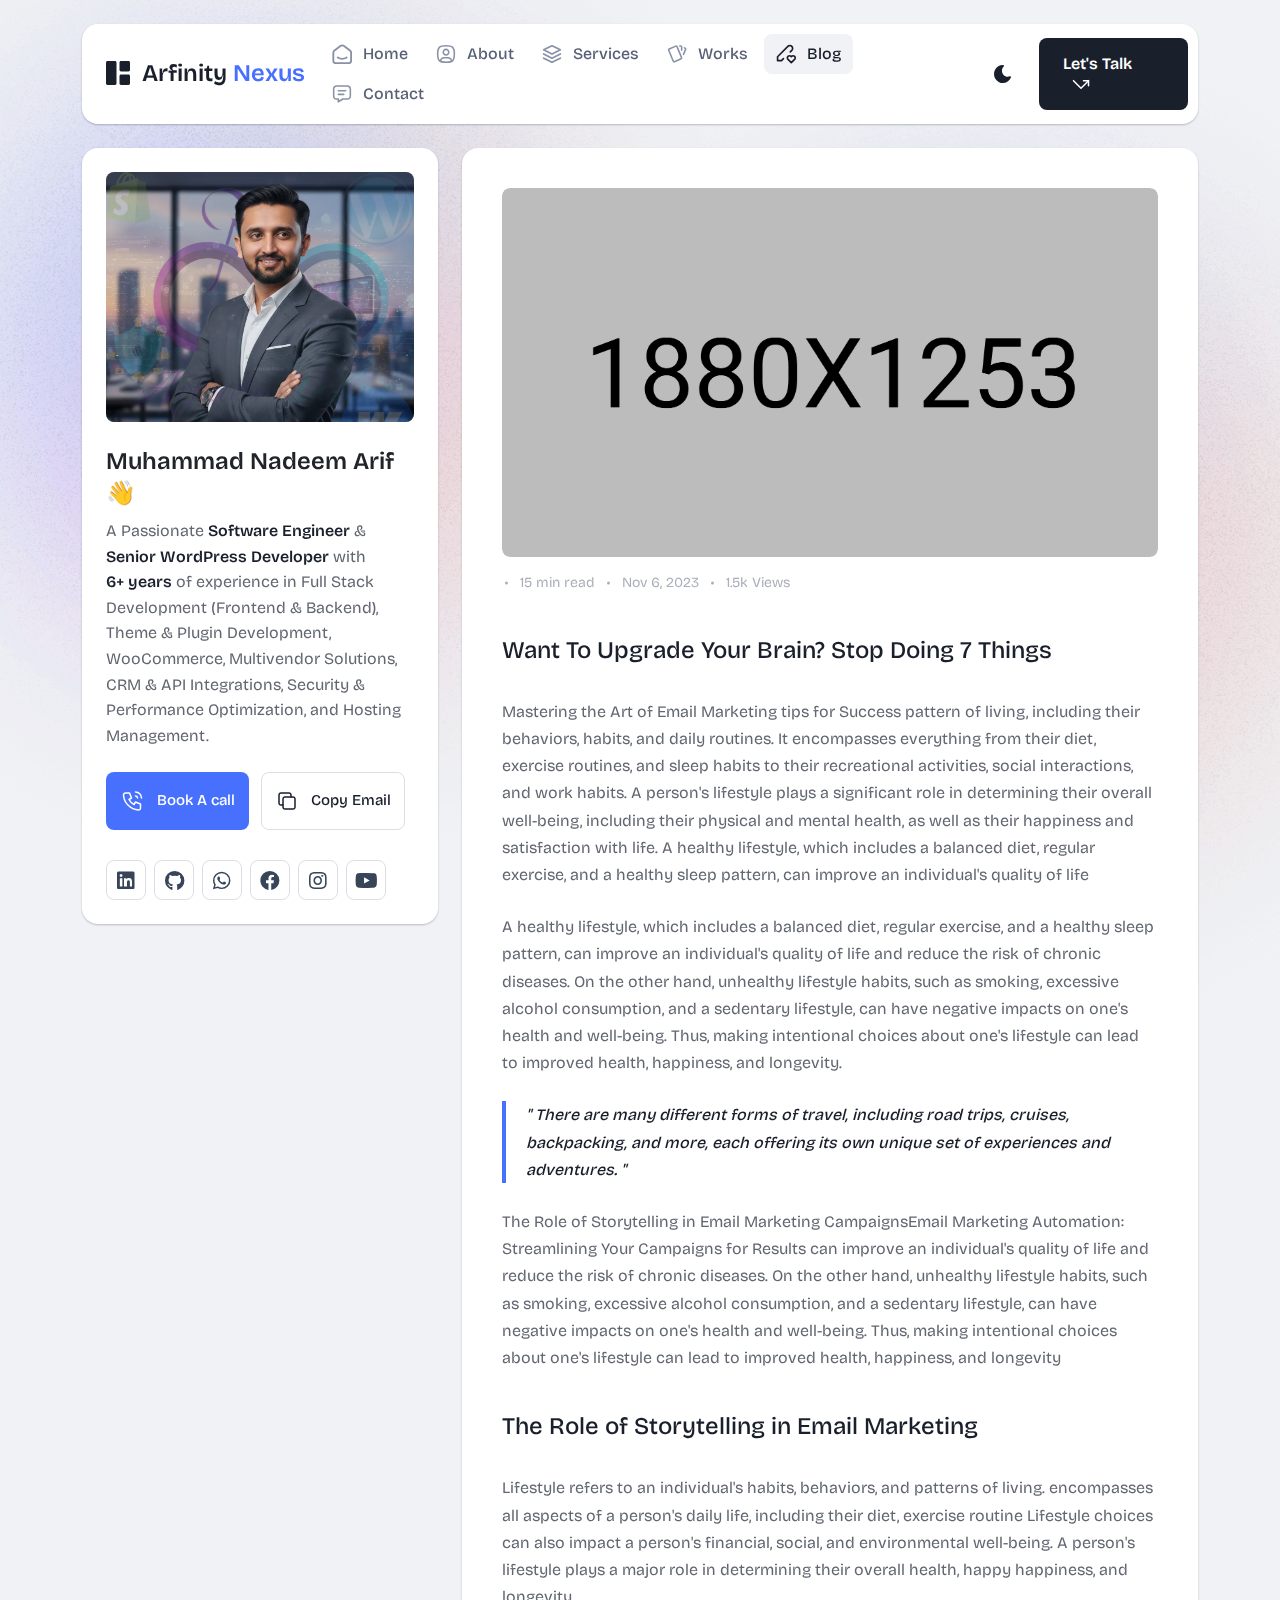
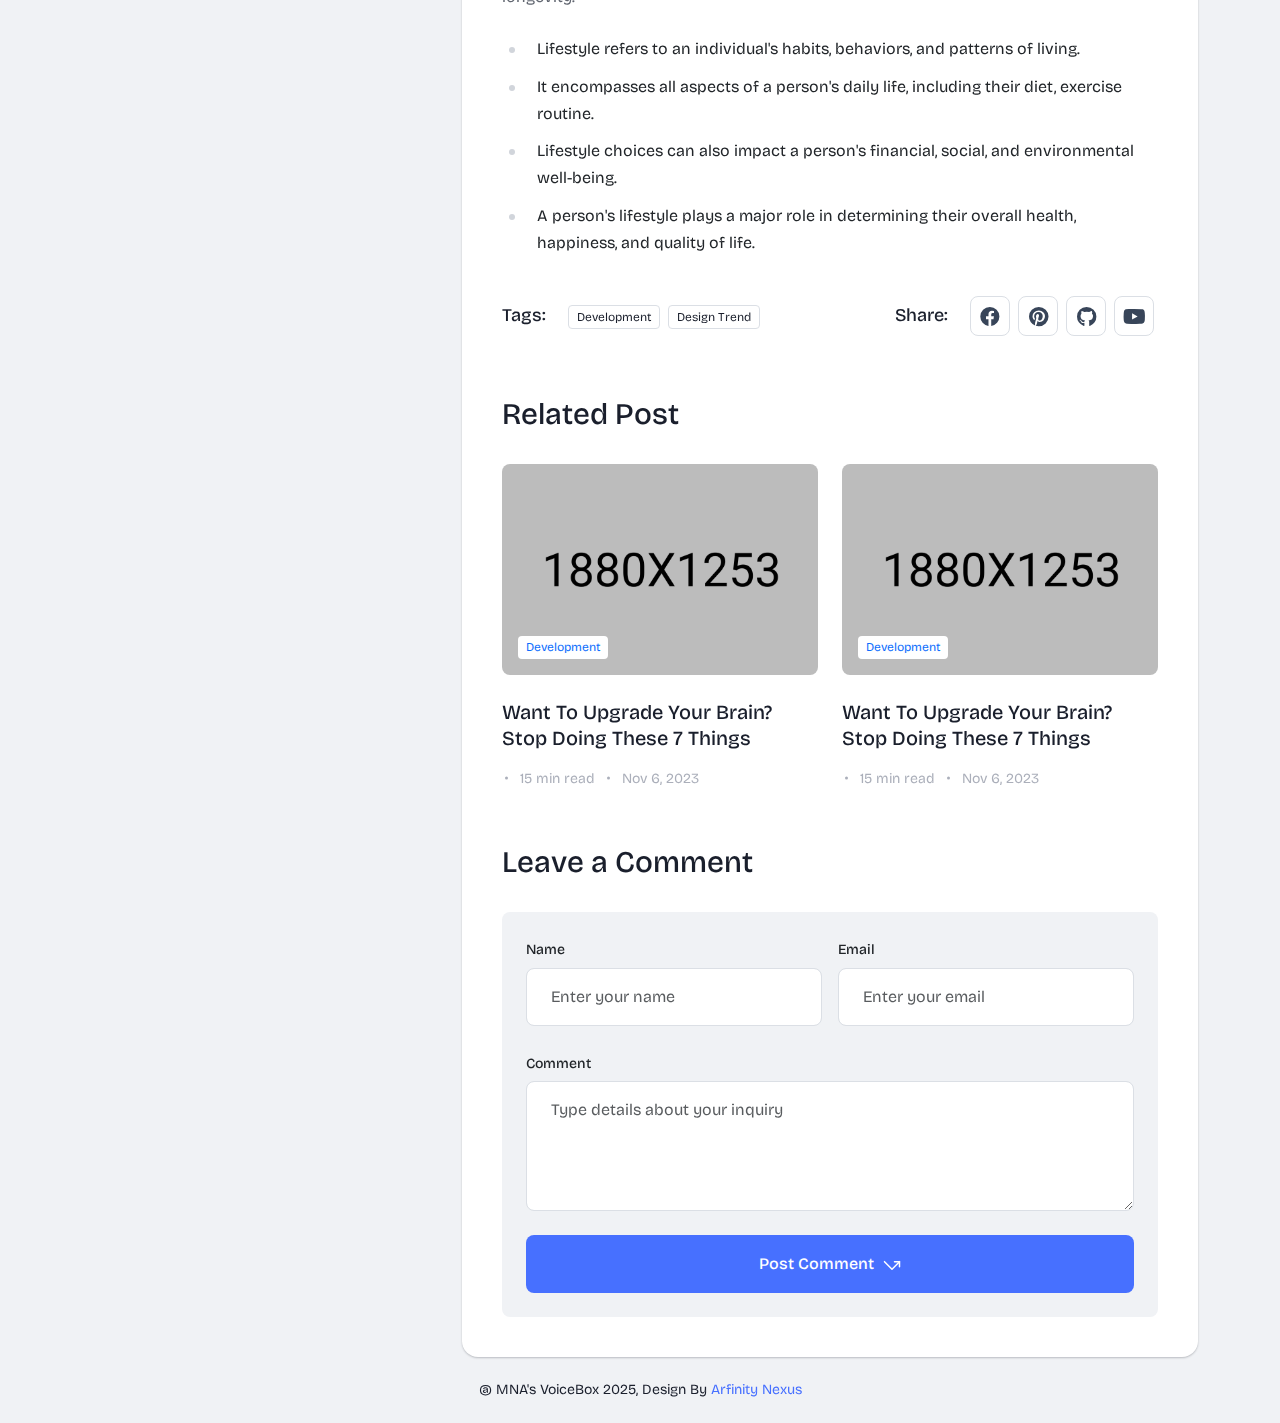
<file: ceo/article.html>
<!DOCTYPE html>
<html lang="en">

<head>
    <meta charset="UTF-8">
    <meta http-equiv="X-UA-Compatible" content="IE=edge">
    <meta name="viewport" content="width=device-width, initial-scale=1">
    <title>Article - Muhammad Nadeem Arif | Senior Software Engineer & Full Stack WordPress Developer</title>
    <meta name="description" content="Muhammad Nadeem Arif – Senior Software Engineer & Full Stack WordPress Developer specializing in WooCommerce, Multivendor, CRM & API Integrations, Security & Performance Optimization, Website Deployment, Hosting & Server Management.">
    <meta name="keywords" content="Senior WordPress Developer, WooCommerce Expert, Full Stack Developer, Multivendor Specialist, Portfolio, Muhammad Nadeem Arif, CRM Integration, Restful APIs, API Integrations">
    <link rel="icon" type="image/png" sizes="32x32" href="assets/favicon_io/favicon-32x32.png">
    <link rel="icon" type="image/png" sizes="16x16" href="assets/favicon_io/favicon-16x16.png">
    <link rel="shortcut icon" href="assets/favicon_io/favicon.ico">
    <link rel="apple-touch-icon" href="assets/favicon_io/apple-touch-icon.png">
    <link rel="icon" type="image/png" sizes="192x192" href="assets/favicon_io/android-chrome-192x192.png">
    <link rel="icon" type="image/png" sizes="512x512" href="assets/favicon_io/android-chrome-512x512.png">
    <link rel="manifest" href="assets/favicon_io/site.webmanifest">
    <meta property="og:title" content="Muhammad Nadeem Arif - Senior Software Engineer & Full Stack WordPress Developer">
    <meta property="og:description" content="Senior Software Engineer & Full Stack WordPress Developer specializing in WooCommerce, Multivendor, CRM & API Integrations, Security & Performance Optimization, Website Deployment, Hosting & Server Management.">
    <meta property="og:image" content="https://mnadeemarif786.github.io/assets/img/preview.jpg">
    <meta property="og:url" content="https://mnadeemarif786.github.io">
    <meta property="og:type" content="website">

    <meta name="twitter:card" content="summary_large_image">
    <meta name="twitter:title" content="Muhammad Nadeem Arif - Senior Software Engineer & Full Stack WordPress Developer">
    <meta name="twitter:description" content="Senior Software Engineer & Full Stack WordPress Developer specializing in WooCommerce, Multivendor, CRM & API Integrations, Security & Performance Optimization, Website Deployment, Hosting & Server Management.">
    <meta name="twitter:image" content="https://mnadeemarif786.github.io/assets/img/preview.jpg">
  <!-- CSS here -->
  <link rel="stylesheet" href="assets/css/bootstrap.min.css">
  <link rel="stylesheet" href="assets/fontawsome/css/all.min.css">
  <link rel="stylesheet" href="assets/fontawsome/css/fontawesome.min.css">
  <link rel="stylesheet" href="assets/css/slick.css">
  <link rel="stylesheet" href="assets/css/magnific-popup.css">
  <link rel="stylesheet" href="assets/css/style.css">
  <link rel="stylesheet" href="assets/css/responsive.css" media="(max-width: 1400px)">
</head>

<body>
  <div id="page-content">
    <!-- header part start -->
    <header class="header-area">
      <nav class="navbar">
        <div class="container">
          <div class="menu-container">
            <div class="logo">
              <a class="navbar-brand me-0" href="index.html">
                <svg width="24" height="24" viewBox="0 0 24 24" fill="none" xmlns="http://www.w3.org/2000/svg">
                  <path
                    d="M0 1.5C0 1.10218 0.158035 0.720644 0.43934 0.43934C0.720644 0.158035 1.10218 0 1.5 0L9 0C9.39782 0 9.77936 0.158035 10.0607 0.43934C10.342 0.720644 10.5 1.10218 10.5 1.5V22.5C10.5 22.8978 10.342 23.2794 10.0607 23.5607C9.77936 23.842 9.39782 24 9 24H1.5C1.10218 24 0.720644 23.842 0.43934 23.5607C0.158035 23.2794 0 22.8978 0 22.5V1.5ZM13.5 1.5C13.5 1.10218 13.658 0.720644 13.9393 0.43934C14.2206 0.158035 14.6022 0 15 0L22.5 0C22.8978 0 23.2794 0.158035 23.5607 0.43934C23.842 0.720644 24 1.10218 24 1.5V9C24 9.39782 23.842 9.77936 23.5607 10.0607C23.2794 10.342 22.8978 10.5 22.5 10.5H15C14.6022 10.5 14.2206 10.342 13.9393 10.0607C13.658 9.77936 13.5 9.39782 13.5 9V1.5ZM13.5 15C13.5 14.6022 13.658 14.2206 13.9393 13.9393C14.2206 13.658 14.6022 13.5 15 13.5H22.5C22.8978 13.5 23.2794 13.658 23.5607 13.9393C23.842 14.2206 24 14.6022 24 15V22.5C24 22.8978 23.842 23.2794 23.5607 23.5607C23.2794 23.842 22.8978 24 22.5 24H15C14.6022 24 14.2206 23.842 13.9393 23.5607C13.658 23.2794 13.5 22.8978 13.5 22.5V15Z"
                    class="logo-icon" />
                </svg>
                <span>Arfinity <span class="primary">Nexus</span></span>
              </a>
            </div>
            <div class="navbar-main d-flex flex-grow-1">
              <div class="logo inner-logo d-block d-xl-none">
                <a class="navbar-brand me-0" href="index.html">
                  <svg width="24" height="24" viewBox="0 0 24 24" fill="none" xmlns="http://www.w3.org/2000/svg">
                    <path
                      d="M0 1.5C0 1.10218 0.158035 0.720644 0.43934 0.43934C0.720644 0.158035 1.10218 0 1.5 0L9 0C9.39782 0 9.77936 0.158035 10.0607 0.43934C10.342 0.720644 10.5 1.10218 10.5 1.5V22.5C10.5 22.8978 10.342 23.2794 10.0607 23.5607C9.77936 23.842 9.39782 24 9 24H1.5C1.10218 24 0.720644 23.842 0.43934 23.5607C0.158035 23.2794 0 22.8978 0 22.5V1.5ZM13.5 1.5C13.5 1.10218 13.658 0.720644 13.9393 0.43934C14.2206 0.158035 14.6022 0 15 0L22.5 0C22.8978 0 23.2794 0.158035 23.5607 0.43934C23.842 0.720644 24 1.10218 24 1.5V9C24 9.39782 23.842 9.77936 23.5607 10.0607C23.2794 10.342 22.8978 10.5 22.5 10.5H15C14.6022 10.5 14.2206 10.342 13.9393 10.0607C13.658 9.77936 13.5 9.39782 13.5 9V1.5ZM13.5 15C13.5 14.6022 13.658 14.2206 13.9393 13.9393C14.2206 13.658 14.6022 13.5 15 13.5H22.5C22.8978 13.5 23.2794 13.658 23.5607 13.9393C23.842 14.2206 24 14.6022 24 15V22.5C24 22.8978 23.842 23.2794 23.5607 23.5607C23.2794 23.842 22.8978 24 22.5 24H15C14.6022 24 14.2206 23.842 13.9393 23.5607C13.658 23.2794 13.5 22.8978 13.5 22.5V15Z"
                      class="logo-icon" />
                  </svg>
                  <span>Arfinity <span class="primary">Nexus</span></span>
                </a>
              </div>
              <ul class="navbar-info mx-auto">
                <li class="nav-item">
                  <a class="nav-link" aria-current="page" href="index.html">
                    <svg class="nav-icon" viewBox="0 0 15 15" fill="none" xmlns="http://www.w3.org/2000/svg">
                      <path
                        d="M13.475 4.92481L9.03083 1.46814C8.64082 1.16473 8.1608 1 7.66667 1C7.17254 1 6.69251 1.16473 6.3025 1.46814L1.8575 4.92481C1.59037 5.13254 1.37424 5.39858 1.22563 5.7026C1.07701 6.00662 0.99984 6.34058 1 6.67897V12.679C1 13.121 1.17559 13.5449 1.48816 13.8575C1.80072 14.17 2.22464 14.3456 2.66667 14.3456H12.6667C13.1087 14.3456 13.5326 14.17 13.8452 13.8575C14.1577 13.5449 14.3333 13.121 14.3333 12.679V6.67897C14.3333 5.99314 14.0167 5.34564 13.475 4.92481Z"
                        stroke-width="1.4" stroke-linecap="round" stroke-linejoin="round" />
                      <path d="M10.9753 10.1665C9.13359 11.2773 6.14859 11.2773 4.30859 10.1665" stroke-width="1.4"
                        stroke-linecap="round" stroke-linejoin="round" />
                    </svg>

                    <span>Home</span>
                  </a>
                </li>
                <li class="nav-item">
                  <a class="nav-link" href="about.html">
                    <svg class="nav-icon" viewBox="0 0 18 18" fill="none" xmlns="http://www.w3.org/2000/svg">
                      <path
                        d="M9 9.8335C9.66304 9.8335 10.2989 9.5701 10.7678 9.10126C11.2366 8.63242 11.5 7.99654 11.5 7.3335C11.5 6.67045 11.2366 6.03457 10.7678 5.56573C10.2989 5.09689 9.66304 4.8335 9 4.8335C8.33696 4.8335 7.70107 5.09689 7.23223 5.56573C6.76339 6.03457 6.5 6.67045 6.5 7.3335C6.5 7.99654 6.76339 8.63242 7.23223 9.10126C7.70107 9.5701 8.33696 9.8335 9 9.8335Z"
                        stroke-width="1.4" stroke-linecap="round" stroke-linejoin="round" />
                      <path
                        d="M9 1.5C15 1.5 16.5 3 16.5 9C16.5 15 15 16.5 9 16.5C3 16.5 1.5 15 1.5 9C1.5 3 3 1.5 9 1.5Z"
                        stroke-width="1.4" stroke-linecap="round" stroke-linejoin="round" />
                      <path
                        d="M4 15.7085V15.6668C4 14.7828 4.35119 13.9349 4.97631 13.3098C5.60143 12.6847 6.44928 12.3335 7.33333 12.3335H10.6667C11.5507 12.3335 12.3986 12.6847 13.0237 13.3098C13.6488 13.9349 14 14.7828 14 15.6668V15.7085"
                        stroke-width="1.4" stroke-linecap="round" stroke-linejoin="round" />
                    </svg>
                    About
                  </a>
                </li>
                <li class="nav-item">
                  <a class="nav-link" href="services.html">
                    <svg class="nav-icon" viewBox="0 0 16 16" fill="none" xmlns="http://www.w3.org/2000/svg">
                      <path d="M7.99967 1.3335L1.33301 4.66683L7.99967 8.00016L14.6663 4.66683L7.99967 1.3335Z"
                        stroke-width="1.4" stroke-linecap="round" stroke-linejoin="round" />
                      <path d="M1.33301 8L7.99967 11.3333L14.6663 8" stroke-width="1.4" stroke-linecap="round"
                        stroke-linejoin="round" />
                      <path d="M1.33301 11.3335L7.99967 14.6668L14.6663 11.3335" stroke-width="1.4"
                        stroke-linecap="round" stroke-linejoin="round" />
                    </svg>
                    Services
                  </a>
                </li>
                <li class="nav-item">
                  <a class="nav-link" href="portfolio.html">
                    <svg class="nav-icon" viewBox="0 0 18 17" fill="none" xmlns="http://www.w3.org/2000/svg">
                      <path
                        d="M2.00326 3.99733L7.95159 1.40649C8.04974 1.36442 8.15533 1.34243 8.26212 1.34181C8.3689 1.34119 8.47473 1.36196 8.57337 1.40289C8.67201 1.44382 8.76145 1.50408 8.83642 1.58013C8.9114 1.65617 8.97039 1.74646 9.00992 1.84566L13.1133 11.764C13.1985 11.9651 13.2014 12.1917 13.1213 12.3949C13.0412 12.5982 12.8845 12.7618 12.6849 12.8507L6.73742 15.4415C6.63922 15.4837 6.53356 15.5058 6.42668 15.5065C6.3198 15.5072 6.21387 15.4864 6.11514 15.4455C6.0164 15.4046 5.92688 15.3442 5.85184 15.2681C5.7768 15.192 5.71778 15.1016 5.67826 15.0023L1.57492 5.08316C1.48963 4.88204 1.48673 4.65546 1.56684 4.45222C1.64696 4.24898 1.80367 4.08616 2.00326 3.99733Z"
                        stroke-width="1.4" stroke-linecap="round" stroke-linejoin="round" />
                      <path
                        d="M11.5 1.3335H12.3333C12.5543 1.3335 12.7663 1.42129 12.9226 1.57757C13.0789 1.73385 13.1667 1.94582 13.1667 2.16683V5.0835"
                        stroke-width="1.4" stroke-linecap="round" stroke-linejoin="round" />
                      <path
                        d="M15.6663 3C15.8863 3.09333 16.0997 3.18083 16.3063 3.2625C16.5098 3.34882 16.6706 3.51241 16.7534 3.71729C16.8362 3.92217 16.8343 4.15155 16.748 4.355L14.833 8.83334"
                        stroke-width="1.4" stroke-linecap="round" stroke-linejoin="round" />
                    </svg>
                    Works
                  </a>
                </li>
                <li class="nav-item">
                  <a class="nav-link active" href="blog.html">
                    <svg class="nav-icon" viewBox="0 0 17 16" fill="none" xmlns="http://www.w3.org/2000/svg">
                      <path
                        d="M12.1663 6.16676L13.4163 4.91676C13.6352 4.69789 13.8088 4.43805 13.9273 4.15208C14.0457 3.86612 14.1067 3.55962 14.1067 3.25009C14.1067 2.94056 14.0457 2.63406 13.9273 2.3481C13.8088 2.06213 13.6352 1.80229 13.4163 1.58342C13.1975 1.36455 12.9376 1.19094 12.6517 1.07248C12.3657 0.954033 12.0592 0.893066 11.7497 0.893066C11.4401 0.893066 11.1336 0.954033 10.8477 1.07248C10.5617 1.19094 10.3019 1.36455 10.083 1.58342L1.33301 10.3334V13.6668H4.66634L6.33301 12.0001"
                        stroke-width="1.4" stroke-linecap="round" stroke-linejoin="round" />
                      <path
                        d="M13.0004 15.3335L15.7921 12.5968C15.9633 12.4307 16.0995 12.232 16.1926 12.0124C16.2857 11.7927 16.3339 11.5567 16.3343 11.3181C16.3347 11.0796 16.2873 10.8434 16.1948 10.6235C16.1024 10.4035 15.9669 10.2044 15.7963 10.0377C15.448 9.69712 14.9806 9.50602 14.4935 9.50509C14.0065 9.50415 13.5383 9.69346 13.1888 10.0327L13.0021 10.216L12.8163 10.0327C12.4681 9.69237 12.0008 9.50143 11.5139 9.50049C11.0271 9.49956 10.5591 9.68871 10.2096 10.0277C10.0383 10.1937 9.9021 10.3924 9.80891 10.612C9.71572 10.8316 9.66746 11.0677 9.667 11.3062C9.66653 11.5447 9.71386 11.781 9.80619 12.0009C9.89853 12.2209 10.034 12.4201 10.2046 12.5868L13.0004 15.3335Z"
                        stroke-width="1.4" stroke-linecap="round" stroke-linejoin="round" />
                    </svg>
                    Blog
                  </a>
                </li>
                <li class="nav-item">
                  <a class="nav-link" href="contact.html">
                    <svg class="nav-icon" viewBox="0 0 18 17" fill="none" xmlns="http://www.w3.org/2000/svg">
                      <path d="M5.66699 5.5H12.3337" stroke-width="1.4" stroke-linecap="round"
                        stroke-linejoin="round" />
                      <path d="M5.66699 8.8335H10.667" stroke-width="1.4" stroke-linecap="round"
                        stroke-linejoin="round" />
                      <path
                        d="M14 1.3335C14.663 1.3335 15.2989 1.59689 15.7678 2.06573C16.2366 2.53457 16.5 3.17045 16.5 3.8335V10.5002C16.5 11.1632 16.2366 11.7991 15.7678 12.2679C15.2989 12.7368 14.663 13.0002 14 13.0002H9.83333L5.66667 15.5002V13.0002H4C3.33696 13.0002 2.70107 12.7368 2.23223 12.2679C1.76339 11.7991 1.5 11.1632 1.5 10.5002V3.8335C1.5 3.17045 1.76339 2.53457 2.23223 2.06573C2.70107 1.59689 3.33696 1.3335 4 1.3335H14Z"
                        stroke-width="1.4" stroke-linecap="round" stroke-linejoin="round" />
                    </svg>
                    Contact
                  </a>
                </li>
              </ul>
              <div class="header-right-info d-flex align-items-center">
                <button class="theme-control-btn">
                  <span class="dark">
                    <svg width="24" height="24" viewBox="0 0 24 24" fill="none" xmlns="http://www.w3.org/2000/svg">
                      <path
                        d="M11.8005 3C10.207 3.0003 8.64356 3.44286 7.27683 4.28049C5.91011 5.11811 4.79139 6.31937 4.04002 7.75612C3.28865 9.19288 2.93281 10.8112 3.01046 12.4386C3.08811 14.0659 3.59633 15.6411 4.48091 16.9963C5.3655 18.3514 6.59326 19.4356 8.03324 20.1333C9.47322 20.8309 11.0714 21.1157 12.6573 20.9574C14.2432 20.7991 15.7573 20.2036 17.0381 19.2344C18.319 18.2652 19.3185 16.9587 19.9301 15.4542C20.2302 14.7162 19.5111 13.9746 18.7875 14.2752C17.5475 14.7888 16.1706 14.8418 14.8963 14.425C13.622 14.0082 12.5308 13.1479 11.8126 11.9937C11.0943 10.8396 10.7943 9.4645 10.9648 8.10764C11.1353 6.75077 11.7655 5.49792 12.7458 4.5669L12.8136 4.4949C13.2986 3.9279 12.913 3.0072 12.1464 3.0072H11.9122L11.8524 3.0018L11.7996 3H11.8005Z"
                        fill="#1A1F2C" />
                    </svg>
                    <small class="theme-text d-block d-xl-none">Change appearance</small>
                  </span>
                  <span class="light">
                    <svg width="24" height="24" viewBox="0 0 24 24" fill="none" xmlns="http://www.w3.org/2000/svg">
                      <path
                        d="M12 19C12.2449 19 12.4813 19.09 12.6644 19.2527C12.8474 19.4155 12.9643 19.6397 12.993 19.883L13 20V21C12.9997 21.2549 12.9021 21.5 12.7272 21.6854C12.5522 21.8707 12.313 21.9822 12.0586 21.9972C11.8042 22.0121 11.5536 21.9293 11.3582 21.7657C11.1627 21.6021 11.0371 21.3701 11.007 21.117L11 21V20C11 19.7348 11.1054 19.4804 11.2929 19.2929C11.4804 19.1054 11.7348 19 12 19Z"
                        fill="#FD7E41" />
                      <path
                        d="M18.3127 16.9099L18.4067 16.9929L19.1067 17.6929C19.2861 17.8729 19.3902 18.1144 19.398 18.3683C19.4057 18.6223 19.3165 18.8697 19.1485 19.0602C18.9804 19.2508 18.7462 19.3702 18.4933 19.3943C18.2403 19.4184 17.9877 19.3454 17.7867 19.1899L17.6927 19.1069L16.9927 18.4069C16.8202 18.2347 16.7165 18.0053 16.7012 17.7619C16.6859 17.5186 16.76 17.278 16.9097 17.0855C17.0593 16.893 17.2741 16.7618 17.5137 16.7166C17.7533 16.6713 18.0012 16.7152 18.2107 16.8399L18.3127 16.9099Z"
                        fill="#FD7E41" />
                      <path
                        d="M7.00747 16.993C7.17965 17.1652 7.28308 17.3943 7.29836 17.6373C7.31364 17.8803 7.23972 18.1206 7.09047 18.313L7.00747 18.407L6.30747 19.107C6.12751 19.2863 5.88604 19.3905 5.63209 19.3982C5.37814 19.406 5.13076 19.3168 4.94019 19.1487C4.74963 18.9807 4.63017 18.7464 4.60607 18.4935C4.58198 18.2406 4.65506 17.988 4.81047 17.787L4.89347 17.693L5.59347 16.993C5.781 16.8055 6.03531 16.7002 6.30047 16.7002C6.56563 16.7002 6.81994 16.8055 7.00747 16.993Z"
                        fill="#FD7E41" />
                      <path
                        d="M3.99987 11C4.25475 11.0003 4.4999 11.0979 4.68524 11.2728C4.87057 11.4478 4.9821 11.687 4.99704 11.9414C5.01198 12.1958 4.92919 12.4464 4.7656 12.6418C4.60201 12.8373 4.36996 12.9629 4.11687 12.993L3.99987 13H2.99987C2.74499 12.9997 2.49984 12.9021 2.3145 12.7272C2.12916 12.5522 2.01763 12.313 2.0027 12.0586C1.98776 11.8042 2.07054 11.5536 2.23413 11.3582C2.39772 11.1627 2.62977 11.0371 2.88287 11.007L2.99987 11H3.99987Z"
                        fill="#FD7E41" />
                      <path
                        d="M20.9999 11C21.2547 11.0003 21.4999 11.0979 21.6852 11.2728C21.8706 11.4478 21.9821 11.687 21.997 11.9414C22.012 12.1958 21.9292 12.4464 21.7656 12.6418C21.602 12.8373 21.37 12.9629 21.1169 12.993L20.9999 13H19.9999C19.745 12.9997 19.4998 12.9021 19.3145 12.7272C19.1292 12.5522 19.0176 12.313 19.0027 12.0586C18.9878 11.8042 19.0705 11.5536 19.2341 11.3582C19.3977 11.1627 19.6298 11.0371 19.8829 11.007L19.9999 11H20.9999Z"
                        fill="#FD7E41" />
                      <path
                        d="M6.21264 4.80985L6.30664 4.89285L7.00664 5.59285C7.18599 5.77281 7.29011 6.01429 7.29787 6.26824C7.30562 6.52219 7.21642 6.76957 7.04839 6.96013C6.88036 7.1507 6.64609 7.27016 6.39316 7.29425C6.14024 7.31834 5.88763 7.24526 5.68664 7.08985L5.59264 7.00685L4.89264 6.30685C4.72073 6.13453 4.61757 5.90543 4.6025 5.66248C4.58744 5.41954 4.6615 5.17945 4.8108 4.98721C4.9601 4.79497 5.1744 4.66378 5.41351 4.61824C5.65262 4.57271 5.90013 4.61594 6.10964 4.73985L6.21264 4.80985Z"
                        fill="#FD7E41" />
                      <path
                        d="M19.1071 4.89288C19.2793 5.06508 19.3827 5.29418 19.398 5.5372C19.4132 5.78023 19.3393 6.02048 19.1901 6.21288L19.1071 6.30688L18.4071 7.00688C18.2271 7.18623 17.9856 7.29036 17.7317 7.29811C17.4777 7.30587 17.2304 7.21667 17.0398 7.04864C16.8492 6.8806 16.7298 6.64633 16.7057 6.39341C16.6816 6.14049 16.7547 5.88788 16.9101 5.68688L16.9931 5.59288L17.6931 4.89288C17.8806 4.70541 18.1349 4.6001 18.4001 4.6001C18.6652 4.6001 18.9196 4.70541 19.1071 4.89288Z"
                        fill="#FD7E41" />
                      <path
                        d="M12 2C12.2449 2.00003 12.4813 2.08996 12.6644 2.25272C12.8474 2.41547 12.9643 2.63975 12.993 2.883L13 3V4C12.9997 4.25488 12.9021 4.50003 12.7272 4.68537C12.5522 4.8707 12.313 4.98223 12.0586 4.99717C11.8042 5.01211 11.5536 4.92933 11.3582 4.76573C11.1627 4.60214 11.0371 4.3701 11.007 4.117L11 4V3C11 2.73478 11.1054 2.48043 11.2929 2.29289C11.4804 2.10536 11.7348 2 12 2Z"
                        fill="#FD7E41" />
                      <path
                        d="M12 7C12.9797 6.99994 13.9378 7.28769 14.7553 7.8275C15.5729 8.36731 16.2138 9.1354 16.5986 10.0364C16.9833 10.9373 17.0949 11.9315 16.9195 12.8953C16.7441 13.8592 16.2893 14.7502 15.6118 15.4579C14.9343 16.1655 14.0638 16.6585 13.1085 16.8756C12.1532 17.0928 11.1552 17.0245 10.2383 16.6793C9.3215 16.334 8.52629 15.7271 7.95146 14.9338C7.37663 14.1405 7.04752 13.1958 7.005 12.217L7 12L7.005 11.783C7.06092 10.4958 7.61161 9.27978 8.54222 8.38866C9.47284 7.49754 10.7115 7.00007 12 7Z"
                        fill="#FD7E41" />
                    </svg>
                    <small class="theme-text d-block d-xl-none">Change appearance</small>
                  </span>
                </button>
                <a href="contact.html" class="lets-talk-btn">
                  Let's Talk
                  <svg class="icon" width="20" height="20" viewBox="0 0 20 20" fill="none"
                    xmlns="http://www.w3.org/2000/svg">
                    <path d="M17.5 11.6665V6.6665H12.5" stroke="white" stroke-width="1.5" stroke-linecap="round"
                      stroke-linejoin="round" />
                    <path d="M17.5 6.6665L10 14.1665L2.5 6.6665" stroke="white" stroke-width="1.5"
                      stroke-linecap="round" stroke-linejoin="round" />
                  </svg>
                </a>
              </div>
            </div>
            <div class="mobile-menu-overlay d-block d-lg-none"></div>
            <div class="mobile-menu-control-bar d-block d-xl-none">
              <button class="mobile-menu-control-bar">
                <i class="fas fa-bars"></i>
              </button>
            </div>
          </div>
        </div>
      </nav>
    </header>
    <!-- header part end -->

    <!-- main area part start -->
    <main>

      <section class="content-box-area mt-4">
        <div class="container">
          <div class="row g-4">
            <div class="col-xl-4">
              <div class="card profile-card">
                <div class="card-body">
                  <div class="image text-center">
                    <img src="assets/img/images/mnadeemarif.webp" alt="profile">
                  </div>
                  <div class="text">
                    <h1 class="card-title">Muhammad Nadeem Arif 👋</h1>
                    <h2 class="tagline">A Passionate <span>Software Engineer</span> & <span>Senior WordPress Developer</span> with
                      <span>6+
                        years</span> of experience in Full Stack Development (Frontend & Backend), Theme & Plugin Development, WooCommerce, Multivendor Solutions, CRM & API Integrations, Security & Performance Optimization, and Hosting Management.</h2>
                    <div class="common-button-groups">
                      <a class="btn btn-call" href="https://wa.me/923078810146?text=Hi%20Muhammad%2C%20I%20just%20visited%20your%20portfolio%20website%20and%20I'm%20interested%20in%20discussing%20a%20project.%20I%20want%20to%20schedule%20a%20call%20with%20you.%20Please%20let%20me%20know%20a%20suitable%20time." target="_blank" rel="noopener noreferrer">
                        <svg class="icon" width="25" height="24" viewBox="0 0 25 24" fill="none"
                          xmlns="http://www.w3.org/2000/svg">
                          <path
                            d="M5.5 4H9.5L11.5 9L9 10.5C10.071 12.6715 11.8285 14.429 14 15.5L15.5 13L20.5 15V19C20.5 19.5304 20.2893 20.0391 19.9142 20.4142C19.5391 20.7893 19.0304 21 18.5 21C14.5993 20.763 10.9202 19.1065 8.15683 16.3432C5.3935 13.5798 3.73705 9.90074 3.5 6C3.5 5.46957 3.71071 4.96086 4.08579 4.58579C4.46086 4.21071 4.96957 4 5.5 4Z"
                            stroke="white" stroke-width="1.5" stroke-linecap="round" stroke-linejoin="round" />
                          <path
                            d="M15.5 7C16.0304 7 16.5391 7.21071 16.9142 7.58579C17.2893 7.96086 17.5 8.46957 17.5 9"
                            stroke="white" stroke-width="1.5" stroke-linecap="round" stroke-linejoin="round" />
                          <path d="M15.5 3C17.0913 3 18.6174 3.63214 19.7426 4.75736C20.8679 5.88258 21.5 7.4087 21.5 9"
                            stroke="white" stroke-width="1.5" stroke-linecap="round" stroke-linejoin="round" />
                        </svg>
                        <!-- <i class="fab fa-whatsapp"></i> -->
                        Book A call
                      </a>
                      <button class="btn btn-copy" data-clipboard-text="mnadeemarif786@gmail.com">
                        <svg class="icon" width="24" height="24" viewBox="0 0 24 24" fill="none"
                          xmlns="http://www.w3.org/2000/svg">
                          <path
                            d="M8 10C8 9.46957 8.21071 8.96086 8.58579 8.58579C8.96086 8.21071 9.46957 8 10 8H18C18.5304 8 19.0391 8.21071 19.4142 8.58579C19.7893 8.96086 20 9.46957 20 10V18C20 18.5304 19.7893 19.0391 19.4142 19.4142C19.0391 19.7893 18.5304 20 18 20H10C9.46957 20 8.96086 19.7893 8.58579 19.4142C8.21071 19.0391 8 18.5304 8 18V10Z"
                            stroke-width="1.5" stroke-linecap="round" stroke-linejoin="round" />
                          <path
                            d="M16 8V6C16 5.46957 15.7893 4.96086 15.4142 4.58579C15.0391 4.21071 14.5304 4 14 4H6C5.46957 4 4.96086 4.21071 4.58579 4.58579C4.21071 4.96086 4 5.46957 4 6V14C4 14.5304 4.21071 15.0391 4.58579 15.4142C4.96086 15.7893 5.46957 16 6 16H8"
                            stroke-width="1.5" stroke-linecap="round" stroke-linejoin="round" />
                        </svg>
                        Copy Email
                      </button>
                    </div>
                    <div class="social-media-icon">
                      <ul class="list-unstyled">
                        <li><a href="https://www.linkedin.com/in/connectwithmna" target="_blank"><i class="fab fa-linkedin"></i></a></li>
                        <li><a href="https://github.com/mnadeemarif786" target="_blank" rel="noopener noreferrer"><i class="fab fa-github"></i></a></li>
                        <li><a href="https://wa.me/923078810146" target="_blank" rel="noopener noreferrer"><i class="fab fa-whatsapp"></i></a></li>
                        <!-- <li><a href="https://twitter.com/mnadeemarif786" target="_blank" rel="noopener noreferrer"><i class="fab fa-twitter"></i></a></li> -->
                        <li><a href="https://www.facebook.com/mnasvoicebox" target="_blank" rel="noopener noreferrer"><i class="fab fa-facebook"></i></a></li>
                        <li><a href="https://www.instagram.com/mnasvoicebox" target="_blank" rel="noopener noreferrer"><i class="fab fa-instagram"></i></a></li>
                        <li><a href="https://www.youtube.com/@mnasvoicebox" target="_blank" rel="noopener noreferrer"><i class="fab fa-youtube"></i></a></li>
                        <!-- <li><a href="https://www.tiktok.com/@mnasvoicebox" target="_blank" rel="noopener noreferrer"><i class="fab fa-tiktok"></i></a></li> -->
                      </ul>
                    </div>
                  </div>
                </div>
              </div>
            </div>
            <div class="col-xl-8">
              <div class="card content-box-card">
                <div class="card-body portfolio-card article-details-card">
                  <div class="article-details-area">
                    <div class="main-image">
                      <img src="assets/img/blog/blog-img-1.jpg" alt="blog-img-1" class="img-fluid w-100">
                    </div>
                    <ul class="list-unstyled article-tags">
                      <li>15 min read</li>
                      <li>Nov 6, 2023</li>
                      <li>1.5k Views</li>
                    </ul>
                    <div class="article-details-text">
                      <h3 class="main-title">Want To Upgrade Your Brain? Stop Doing 7 Things</h3>
                      <p>Mastering the Art of Email Marketing tips for Success pattern of living, including their
                        behaviors, habits, and daily routines. It encompasses everything from their diet, exercise
                        routines, and sleep habits to their recreational activities, social interactions, and work
                        habits.
                        A person's lifestyle plays a significant role in determining their overall well-being, including
                        their physical and mental health, as well as their happiness and satisfaction with life. A
                        healthy
                        lifestyle, which includes a balanced diet, regular exercise, and a healthy sleep pattern, can
                        improve an individual's quality of life
                      </p>
                      <p>A healthy lifestyle, which includes a balanced diet, regular exercise, and a healthy sleep
                        pattern, can improve an individual's quality of life and reduce the risk of chronic diseases. On
                        the other hand, unhealthy lifestyle habits, such as smoking, excessive alcohol consumption, and
                        a
                        sedentary lifestyle, can have negative impacts on one's health and well-being. Thus, making
                        intentional choices about one's lifestyle can lead to improved health, happiness, and longevity.
                      </p>
                      <blockquote>
                        <p>
                          " There are many different forms of travel, including road trips,
                          cruises, backpacking, and more, each offering its own unique set of
                          experiences and adventures. "
                        </p>
                      </blockquote>
                      <p>The Role of Storytelling in Email Marketing CampaignsEmail Marketing Automation: Streamlining
                        Your Campaigns for Results can improve an individual's quality of life and reduce the risk of
                        chronic diseases. On the other hand, unhealthy lifestyle habits, such as smoking, excessive
                        alcohol consumption, and a sedentary lifestyle, can have negative impacts on one's health and
                        well-being. Thus, making intentional choices about one's lifestyle can lead to improved health,
                        happiness, and longevity</p>
                      <h3 class="main-title inner-title">The Role of Storytelling in Email Marketing</h3>
                      <p>Lifestyle refers to an individual's habits, behaviors, and patterns of living. encompasses all
                        aspects of a person's daily life, including their diet, exercise routine Lifestyle choices can
                        also impact a person's financial, social, and environmental well-being. A person's lifestyle
                        plays
                        a major role in determining their overall health, happy happiness, and longevity.
                      </p>
                      <ul class="list-unstyled listed-info">
                        <li>Lifestyle refers to an individual's habits, behaviors, and patterns of living.</li>
                        <li>It encompasses all aspects of a person's daily life, including their diet, exercise routine.
                        </li>
                        <li>Lifestyle choices can also impact a person's financial, social, and environmental
                          well-being.
                        </li>
                        <li>A person's lifestyle plays a major role in determining their overall health, happiness, and
                          quality of life.</li>
                      </ul>
                      <div class="tags-and-share">
                        <div class="tags">
                          <h3 class="title">Tags:</h3>
                          <ul class="list-unstyled">
                            <li><a href="#">Development</a></li>
                            <li><a href="#">Design Trend</a></li>
                          </ul>
                        </div>
                        <div class="share">
                          <h3 class="title">Share:</h3>
                          <div class="social-media-icon mt-0">
                            <ul class="list-unstyled">
                              <li><a href="#"><i class="fab fa-facebook"></i></a></li>
                              <li><a href="#"><i class="fab fa-pinterest"></i></a></li>
                              <li><a href="#"><i class="fab fa-github"></i></a></li>
                              <li><a href="#"><i class="fab fa-youtube"></i></a></li>
                            </ul>
                          </div>
                        </div>
                      </div>
                      <div class="related-post">
                        <h2 class="main-common-title">Related Post
                        </h2>
                        <div class="row g-4">
                          <div class="col-md-6">
                            <div class="article-publications-item">
                              <div class="image">
                                <a href="article.html" class="d-block w-100">
                                  <img src="assets/img/blog/blog-img-1.jpg" alt="blog-img-1" class="img-fluid w-100">
                                </a>
                                <a href="article.html" class="tags">Development</a>
                              </div>
                              <div class="text">
                                <a href="article.html" class="title">Want To Upgrade Your Brain? Stop Doing These 7
                                  Things</a>
                                <ul class="list-unstyled">
                                  <li>15 min read</li>
                                  <li>Nov 6, 2023</li>
                                </ul>
                              </div>
                            </div>
                          </div>
                          <div class="col-md-6">
                            <div class="article-publications-item">
                              <div class="image">
                                <a href="article.html" class="d-block w-100">
                                  <img src="assets/img/blog/blog-img-2.jpg" alt="blog-img-2" class="img-fluid w-100">
                                </a>
                                <a href="article.html" class="tags">Development</a>
                              </div>
                              <div class="text">
                                <a href="article.html" class="title">Want To Upgrade Your Brain? Stop Doing These 7
                                  Things</a>
                                <ul class="list-unstyled">
                                  <li>15 min read</li>
                                  <li>Nov 6, 2023</li>
                                </ul>
                              </div>
                            </div>
                          </div>
                        </div>
                      </div>
                      <div class="leave-comments-area">
                        <h2 class="main-common-title">Leave a Comment
                        </h2>
                        <div class="comments-box">
                          <div class="row gx-3">
                            <div class="col-md-6">
                              <div class="mb-4">
                                <label class="form-label">Name</label>
                                <input type="text" class="form-control shadow-none" placeholder="Enter your name">
                              </div>
                            </div>
                            <div class="col-md-6">
                              <div class="mb-4">
                                <label class="form-label">Email</label>
                                <input type="text" class="form-control shadow-none" placeholder="Enter your email">
                              </div>
                            </div>
                            <div class="col-md-12">
                              <div class="mb-4">
                                <label class="form-label">Comment</label>
                                <textarea class="form-control shadow-none" rows="4"
                                  placeholder="Type details about your inquiry"></textarea>
                              </div>
                            </div>
                            <div class="col-md-12">
                              <button class="submit-btn" type="submit">
                                Post Comment
                                <svg class="icon" width="20" height="20" viewBox="0 0 20 20" fill="none"
                                  xmlns="http://www.w3.org/2000/svg">
                                  <path d="M17.5 11.6665V6.6665H12.5" stroke="white" stroke-width="1.5"
                                    stroke-linecap="round" stroke-linejoin="round"></path>
                                  <path d="M17.5 6.6665L10 14.1665L2.5 6.6665" stroke="white" stroke-width="1.5"
                                    stroke-linecap="round" stroke-linejoin="round"></path>
                                </svg>
                              </button>
                            </div>
                          </div>
                        </div>
                      </div>
                    </div>
                  </div>
                </div>
              </div>
            </div>
          </div>
        </div>
      </section>

      <!-- background shape area start -->
      <div class="background-shapes">
        <div class="shape-1 common-shape">
          <img src="assets/img/bg/banner-shape-1.png" alt="banner-shape-1">
        </div>
        <div class="shape-2 common-shape">
          <img src="assets/img/bg/banner-shape-1.png" alt="banner-shape-1">
        </div>
        <div class="threed-shape-1 move-with-cursor" data-value="1">
          <img src="assets/img/bg/object-3d-1.png" alt="object-3d-1">
        </div>
        <div class="threed-shape-2 move-with-cursor" data-value="1">
          <img src="assets/img/bg/object-3d-2.png" alt="object-3d-2">
        </div>
      </div>
      <!-- background shape area end -->
    </main>
    <!-- main area part end -->

    <!-- footer part start -->
    <footer class="footer-area">
      <div class="container">
        <div class="text text-center">
          <p>@ MNA's VoiceBox 2025, Design By <a href="https://mnadeemarif786.github.io">Arfinity Nexus</a></p>
        </div>
      </div>
    </footer>
    <!-- footer part end -->
  </div>

  <!-- JS here -->
  <script src="assets/js/vendor/jquery-3.6.0.min.js"></script>
  <script src="assets/js/bootstrap.bundle.min.js"></script>
  <script src="assets/js/jquery.magnific-popup.min.js"></script>
  <script src="assets/js/ajax-form.js"></script>
  <script src="assets/js/clipboard.min.js"></script>
  <script src="assets/js/slick.min.js"></script>
  <script src="assets/js/script.js"></script>
</body>


</html>
</file>
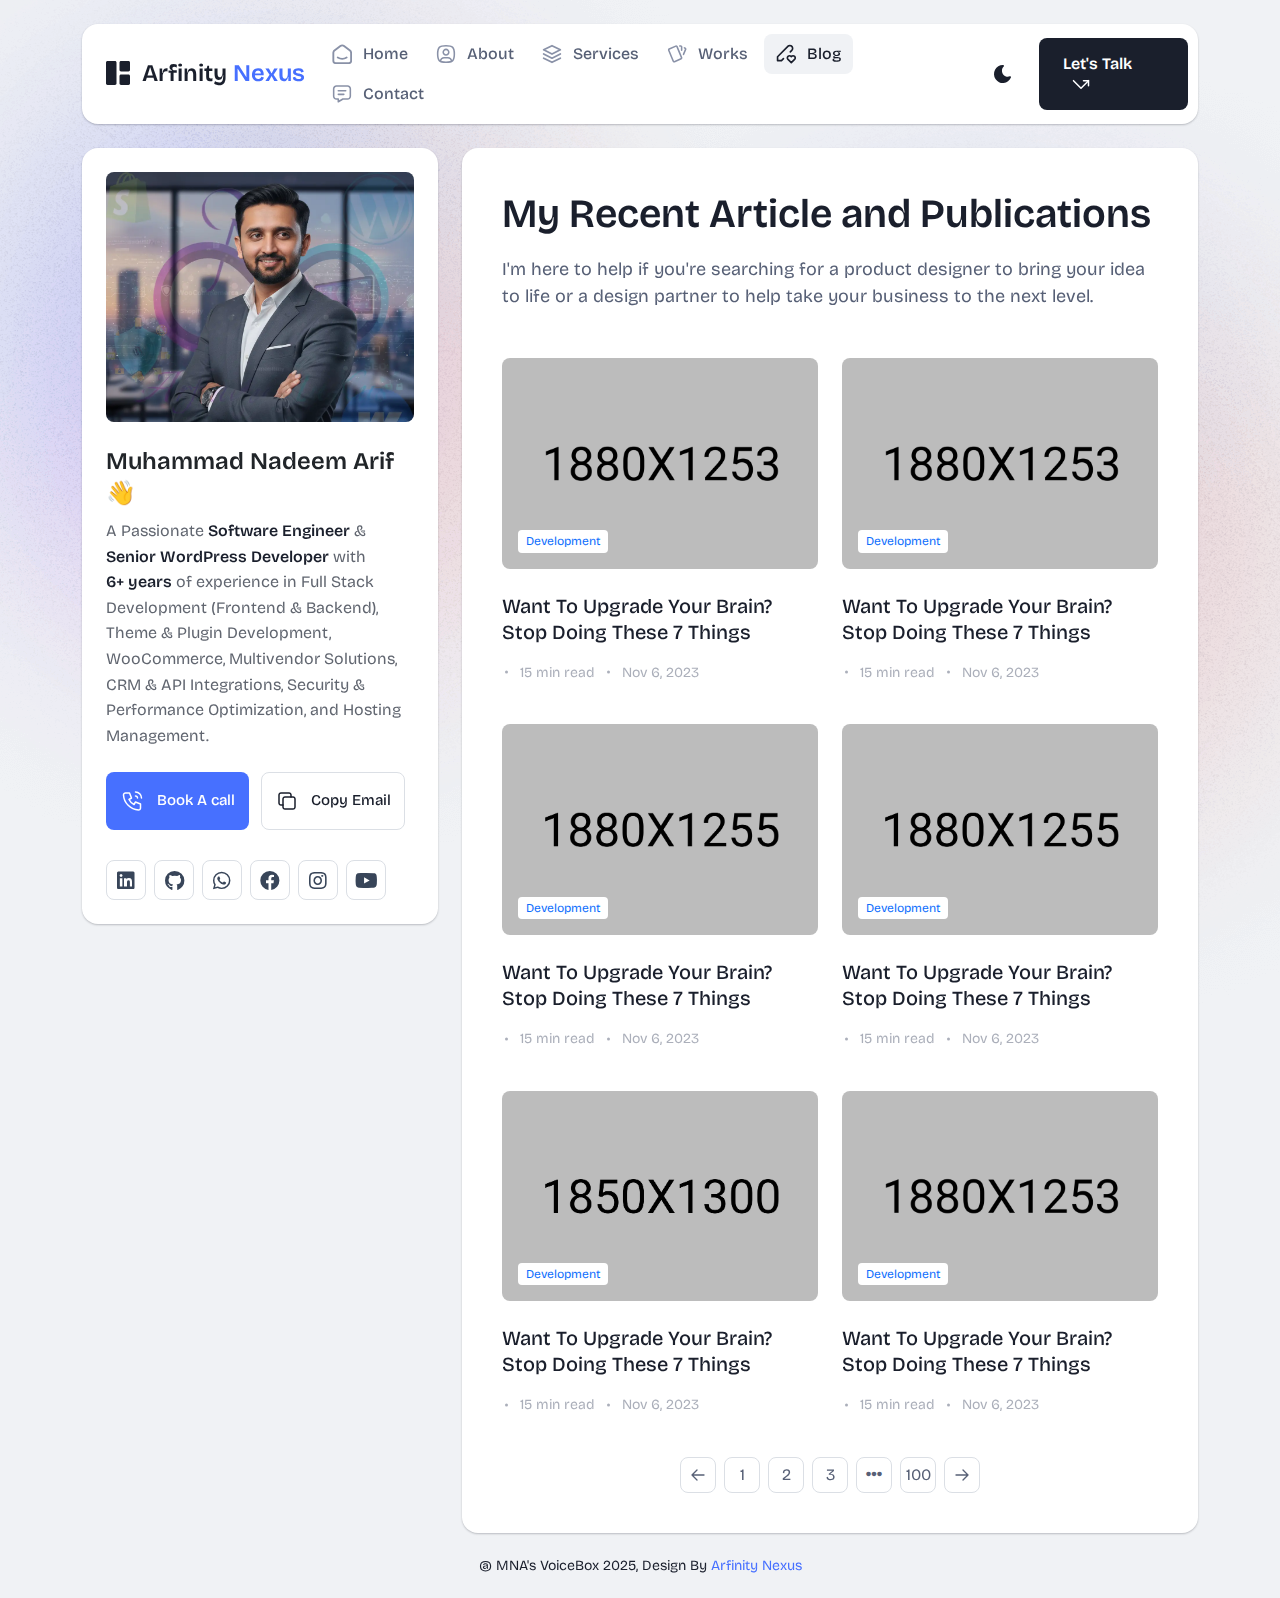
<file: ceo/blog.html>
<!DOCTYPE html>
<html lang="en">

<head>
    <meta charset="UTF-8">
    <meta http-equiv="X-UA-Compatible" content="IE=edge">
    <meta name="viewport" content="width=device-width, initial-scale=1">
    <title>Blog - Muhammad Nadeem Arif | Senior Software Engineer & Full Stack WordPress Developer</title>
    <meta name="description" content="Muhammad Nadeem Arif – Senior Software Engineer & Full Stack WordPress Developer specializing in WooCommerce, Multivendor, CRM & API Integrations, Security & Performance Optimization, Website Deployment, Hosting & Server Management.">
    <meta name="keywords" content="Senior WordPress Developer, WooCommerce Expert, Full Stack Developer, Multivendor Specialist, Portfolio, Muhammad Nadeem Arif, CRM Integration, Restful APIs, API Integrations">
    <link rel="icon" type="image/png" sizes="32x32" href="assets/favicon_io/favicon-32x32.png">
    <link rel="icon" type="image/png" sizes="16x16" href="assets/favicon_io/favicon-16x16.png">
    <link rel="shortcut icon" href="assets/favicon_io/favicon.ico">
    <link rel="apple-touch-icon" href="assets/favicon_io/apple-touch-icon.png">
    <link rel="icon" type="image/png" sizes="192x192" href="assets/favicon_io/android-chrome-192x192.png">
    <link rel="icon" type="image/png" sizes="512x512" href="assets/favicon_io/android-chrome-512x512.png">
    <link rel="manifest" href="assets/favicon_io/site.webmanifest">
    <meta property="og:title" content="Muhammad Nadeem Arif - Senior Software Engineer & Full Stack WordPress Developer">
    <meta property="og:description" content="Senior Software Engineer & Full Stack WordPress Developer specializing in WooCommerce, Multivendor, CRM & API Integrations, Security & Performance Optimization, Website Deployment, Hosting & Server Management.">
    <meta property="og:image" content="https://mnadeemarif786.github.io/assets/img/preview.jpg">
    <meta property="og:url" content="https://mnadeemarif786.github.io">
    <meta property="og:type" content="website">

    <meta name="twitter:card" content="summary_large_image">
    <meta name="twitter:title" content="Muhammad Nadeem Arif - Senior Software Engineer & Full Stack WordPress Developer">
    <meta name="twitter:description" content="Senior Software Engineer & Full Stack WordPress Developer specializing in WooCommerce, Multivendor, CRM & API Integrations, Security & Performance Optimization, Website Deployment, Hosting & Server Management.">
    <meta name="twitter:image" content="https://mnadeemarif786.github.io/assets/img/preview.jpg">
    <!-- CSS here -->
    <link rel="stylesheet" href="assets/css/bootstrap.min.css">
    <link rel="stylesheet" href="assets/fontawsome/css/all.min.css">
    <link rel="stylesheet" href="assets/fontawsome/css/fontawesome.min.css">
    <link rel="stylesheet" href="assets/css/slick.css">
    <link rel="stylesheet" href="assets/css/magnific-popup.css">
    <link rel="stylesheet" href="assets/css/style.css">
    <link rel="stylesheet" href="assets/css/responsive.css" media="(max-width: 1400px)">
</head>

<body>
  <div id="page-content">
    <!-- header part start -->
    <header class="header-area">
      <nav class="navbar">
        <div class="container">
          <div class="menu-container">
            <div class="logo">
              <a class="navbar-brand me-0" href="index.html">
                <svg width="24" height="24" viewBox="0 0 24 24" fill="none" xmlns="http://www.w3.org/2000/svg">
                  <path
                    d="M0 1.5C0 1.10218 0.158035 0.720644 0.43934 0.43934C0.720644 0.158035 1.10218 0 1.5 0L9 0C9.39782 0 9.77936 0.158035 10.0607 0.43934C10.342 0.720644 10.5 1.10218 10.5 1.5V22.5C10.5 22.8978 10.342 23.2794 10.0607 23.5607C9.77936 23.842 9.39782 24 9 24H1.5C1.10218 24 0.720644 23.842 0.43934 23.5607C0.158035 23.2794 0 22.8978 0 22.5V1.5ZM13.5 1.5C13.5 1.10218 13.658 0.720644 13.9393 0.43934C14.2206 0.158035 14.6022 0 15 0L22.5 0C22.8978 0 23.2794 0.158035 23.5607 0.43934C23.842 0.720644 24 1.10218 24 1.5V9C24 9.39782 23.842 9.77936 23.5607 10.0607C23.2794 10.342 22.8978 10.5 22.5 10.5H15C14.6022 10.5 14.2206 10.342 13.9393 10.0607C13.658 9.77936 13.5 9.39782 13.5 9V1.5ZM13.5 15C13.5 14.6022 13.658 14.2206 13.9393 13.9393C14.2206 13.658 14.6022 13.5 15 13.5H22.5C22.8978 13.5 23.2794 13.658 23.5607 13.9393C23.842 14.2206 24 14.6022 24 15V22.5C24 22.8978 23.842 23.2794 23.5607 23.5607C23.2794 23.842 22.8978 24 22.5 24H15C14.6022 24 14.2206 23.842 13.9393 23.5607C13.658 23.2794 13.5 22.8978 13.5 22.5V15Z"
                    class="logo-icon" />
                </svg>
                <span>Arfinity <span class="primary">Nexus</span></span>
              </a>
            </div>
            <div class="navbar-main d-flex flex-grow-1">
              <div class="logo inner-logo d-block d-xl-none">
                <a class="navbar-brand me-0" href="index.html">
                  <svg width="24" height="24" viewBox="0 0 24 24" fill="none" xmlns="http://www.w3.org/2000/svg">
                    <path
                      d="M0 1.5C0 1.10218 0.158035 0.720644 0.43934 0.43934C0.720644 0.158035 1.10218 0 1.5 0L9 0C9.39782 0 9.77936 0.158035 10.0607 0.43934C10.342 0.720644 10.5 1.10218 10.5 1.5V22.5C10.5 22.8978 10.342 23.2794 10.0607 23.5607C9.77936 23.842 9.39782 24 9 24H1.5C1.10218 24 0.720644 23.842 0.43934 23.5607C0.158035 23.2794 0 22.8978 0 22.5V1.5ZM13.5 1.5C13.5 1.10218 13.658 0.720644 13.9393 0.43934C14.2206 0.158035 14.6022 0 15 0L22.5 0C22.8978 0 23.2794 0.158035 23.5607 0.43934C23.842 0.720644 24 1.10218 24 1.5V9C24 9.39782 23.842 9.77936 23.5607 10.0607C23.2794 10.342 22.8978 10.5 22.5 10.5H15C14.6022 10.5 14.2206 10.342 13.9393 10.0607C13.658 9.77936 13.5 9.39782 13.5 9V1.5ZM13.5 15C13.5 14.6022 13.658 14.2206 13.9393 13.9393C14.2206 13.658 14.6022 13.5 15 13.5H22.5C22.8978 13.5 23.2794 13.658 23.5607 13.9393C23.842 14.2206 24 14.6022 24 15V22.5C24 22.8978 23.842 23.2794 23.5607 23.5607C23.2794 23.842 22.8978 24 22.5 24H15C14.6022 24 14.2206 23.842 13.9393 23.5607C13.658 23.2794 13.5 22.8978 13.5 22.5V15Z"
                      class="logo-icon" />
                  </svg>
                  <span>Arfinity <span class="primary">Nexus</span></span>
                </a>
              </div>
              <ul class="navbar-info mx-auto">
                <li class="nav-item">
                  <a class="nav-link" aria-current="page" href="index.html">
                    <svg class="nav-icon" viewBox="0 0 15 15" fill="none" xmlns="http://www.w3.org/2000/svg">
                      <path
                        d="M13.475 4.92481L9.03083 1.46814C8.64082 1.16473 8.1608 1 7.66667 1C7.17254 1 6.69251 1.16473 6.3025 1.46814L1.8575 4.92481C1.59037 5.13254 1.37424 5.39858 1.22563 5.7026C1.07701 6.00662 0.99984 6.34058 1 6.67897V12.679C1 13.121 1.17559 13.5449 1.48816 13.8575C1.80072 14.17 2.22464 14.3456 2.66667 14.3456H12.6667C13.1087 14.3456 13.5326 14.17 13.8452 13.8575C14.1577 13.5449 14.3333 13.121 14.3333 12.679V6.67897C14.3333 5.99314 14.0167 5.34564 13.475 4.92481Z"
                        stroke-width="1.4" stroke-linecap="round" stroke-linejoin="round" />
                      <path d="M10.9753 10.1665C9.13359 11.2773 6.14859 11.2773 4.30859 10.1665" stroke-width="1.4"
                        stroke-linecap="round" stroke-linejoin="round" />
                    </svg>

                    <span>Home</span>
                  </a>
                </li>
                <li class="nav-item">
                  <a class="nav-link" href="about.html">
                    <svg class="nav-icon" viewBox="0 0 18 18" fill="none" xmlns="http://www.w3.org/2000/svg">
                      <path
                        d="M9 9.8335C9.66304 9.8335 10.2989 9.5701 10.7678 9.10126C11.2366 8.63242 11.5 7.99654 11.5 7.3335C11.5 6.67045 11.2366 6.03457 10.7678 5.56573C10.2989 5.09689 9.66304 4.8335 9 4.8335C8.33696 4.8335 7.70107 5.09689 7.23223 5.56573C6.76339 6.03457 6.5 6.67045 6.5 7.3335C6.5 7.99654 6.76339 8.63242 7.23223 9.10126C7.70107 9.5701 8.33696 9.8335 9 9.8335Z"
                        stroke-width="1.4" stroke-linecap="round" stroke-linejoin="round" />
                      <path
                        d="M9 1.5C15 1.5 16.5 3 16.5 9C16.5 15 15 16.5 9 16.5C3 16.5 1.5 15 1.5 9C1.5 3 3 1.5 9 1.5Z"
                        stroke-width="1.4" stroke-linecap="round" stroke-linejoin="round" />
                      <path
                        d="M4 15.7085V15.6668C4 14.7828 4.35119 13.9349 4.97631 13.3098C5.60143 12.6847 6.44928 12.3335 7.33333 12.3335H10.6667C11.5507 12.3335 12.3986 12.6847 13.0237 13.3098C13.6488 13.9349 14 14.7828 14 15.6668V15.7085"
                        stroke-width="1.4" stroke-linecap="round" stroke-linejoin="round" />
                    </svg>
                    About
                  </a>
                </li>
                <li class="nav-item">
                  <a class="nav-link" href="services.html">
                    <svg class="nav-icon" viewBox="0 0 16 16" fill="none" xmlns="http://www.w3.org/2000/svg">
                      <path d="M7.99967 1.3335L1.33301 4.66683L7.99967 8.00016L14.6663 4.66683L7.99967 1.3335Z"
                        stroke-width="1.4" stroke-linecap="round" stroke-linejoin="round" />
                      <path d="M1.33301 8L7.99967 11.3333L14.6663 8" stroke-width="1.4" stroke-linecap="round"
                        stroke-linejoin="round" />
                      <path d="M1.33301 11.3335L7.99967 14.6668L14.6663 11.3335" stroke-width="1.4"
                        stroke-linecap="round" stroke-linejoin="round" />
                    </svg>
                    Services
                  </a>
                </li>
                <li class="nav-item">
                  <a class="nav-link" href="portfolio.html">
                    <svg class="nav-icon" viewBox="0 0 18 17" fill="none" xmlns="http://www.w3.org/2000/svg">
                      <path
                        d="M2.00326 3.99733L7.95159 1.40649C8.04974 1.36442 8.15533 1.34243 8.26212 1.34181C8.3689 1.34119 8.47473 1.36196 8.57337 1.40289C8.67201 1.44382 8.76145 1.50408 8.83642 1.58013C8.9114 1.65617 8.97039 1.74646 9.00992 1.84566L13.1133 11.764C13.1985 11.9651 13.2014 12.1917 13.1213 12.3949C13.0412 12.5982 12.8845 12.7618 12.6849 12.8507L6.73742 15.4415C6.63922 15.4837 6.53356 15.5058 6.42668 15.5065C6.3198 15.5072 6.21387 15.4864 6.11514 15.4455C6.0164 15.4046 5.92688 15.3442 5.85184 15.2681C5.7768 15.192 5.71778 15.1016 5.67826 15.0023L1.57492 5.08316C1.48963 4.88204 1.48673 4.65546 1.56684 4.45222C1.64696 4.24898 1.80367 4.08616 2.00326 3.99733Z"
                        stroke-width="1.4" stroke-linecap="round" stroke-linejoin="round" />
                      <path
                        d="M11.5 1.3335H12.3333C12.5543 1.3335 12.7663 1.42129 12.9226 1.57757C13.0789 1.73385 13.1667 1.94582 13.1667 2.16683V5.0835"
                        stroke-width="1.4" stroke-linecap="round" stroke-linejoin="round" />
                      <path
                        d="M15.6663 3C15.8863 3.09333 16.0997 3.18083 16.3063 3.2625C16.5098 3.34882 16.6706 3.51241 16.7534 3.71729C16.8362 3.92217 16.8343 4.15155 16.748 4.355L14.833 8.83334"
                        stroke-width="1.4" stroke-linecap="round" stroke-linejoin="round" />
                    </svg>
                    Works
                  </a>
                </li>
                <li class="nav-item">
                  <a class="nav-link active" href="blog.html">
                    <svg class="nav-icon" viewBox="0 0 17 16" fill="none" xmlns="http://www.w3.org/2000/svg">
                      <path
                        d="M12.1663 6.16676L13.4163 4.91676C13.6352 4.69789 13.8088 4.43805 13.9273 4.15208C14.0457 3.86612 14.1067 3.55962 14.1067 3.25009C14.1067 2.94056 14.0457 2.63406 13.9273 2.3481C13.8088 2.06213 13.6352 1.80229 13.4163 1.58342C13.1975 1.36455 12.9376 1.19094 12.6517 1.07248C12.3657 0.954033 12.0592 0.893066 11.7497 0.893066C11.4401 0.893066 11.1336 0.954033 10.8477 1.07248C10.5617 1.19094 10.3019 1.36455 10.083 1.58342L1.33301 10.3334V13.6668H4.66634L6.33301 12.0001"
                        stroke-width="1.4" stroke-linecap="round" stroke-linejoin="round" />
                      <path
                        d="M13.0004 15.3335L15.7921 12.5968C15.9633 12.4307 16.0995 12.232 16.1926 12.0124C16.2857 11.7927 16.3339 11.5567 16.3343 11.3181C16.3347 11.0796 16.2873 10.8434 16.1948 10.6235C16.1024 10.4035 15.9669 10.2044 15.7963 10.0377C15.448 9.69712 14.9806 9.50602 14.4935 9.50509C14.0065 9.50415 13.5383 9.69346 13.1888 10.0327L13.0021 10.216L12.8163 10.0327C12.4681 9.69237 12.0008 9.50143 11.5139 9.50049C11.0271 9.49956 10.5591 9.68871 10.2096 10.0277C10.0383 10.1937 9.9021 10.3924 9.80891 10.612C9.71572 10.8316 9.66746 11.0677 9.667 11.3062C9.66653 11.5447 9.71386 11.781 9.80619 12.0009C9.89853 12.2209 10.034 12.4201 10.2046 12.5868L13.0004 15.3335Z"
                        stroke-width="1.4" stroke-linecap="round" stroke-linejoin="round" />
                    </svg>
                    Blog
                  </a>
                </li>
                <li class="nav-item">
                  <a class="nav-link" href="contact.html">
                    <svg class="nav-icon" viewBox="0 0 18 17" fill="none" xmlns="http://www.w3.org/2000/svg">
                      <path d="M5.66699 5.5H12.3337" stroke-width="1.4" stroke-linecap="round"
                        stroke-linejoin="round" />
                      <path d="M5.66699 8.8335H10.667" stroke-width="1.4" stroke-linecap="round"
                        stroke-linejoin="round" />
                      <path
                        d="M14 1.3335C14.663 1.3335 15.2989 1.59689 15.7678 2.06573C16.2366 2.53457 16.5 3.17045 16.5 3.8335V10.5002C16.5 11.1632 16.2366 11.7991 15.7678 12.2679C15.2989 12.7368 14.663 13.0002 14 13.0002H9.83333L5.66667 15.5002V13.0002H4C3.33696 13.0002 2.70107 12.7368 2.23223 12.2679C1.76339 11.7991 1.5 11.1632 1.5 10.5002V3.8335C1.5 3.17045 1.76339 2.53457 2.23223 2.06573C2.70107 1.59689 3.33696 1.3335 4 1.3335H14Z"
                        stroke-width="1.4" stroke-linecap="round" stroke-linejoin="round" />
                    </svg>
                    Contact
                  </a>
                </li>
              </ul>
              <div class="header-right-info d-flex align-items-center">
                <button class="theme-control-btn">
                  <span class="dark">
                    <svg width="24" height="24" viewBox="0 0 24 24" fill="none" xmlns="http://www.w3.org/2000/svg">
                      <path
                        d="M11.8005 3C10.207 3.0003 8.64356 3.44286 7.27683 4.28049C5.91011 5.11811 4.79139 6.31937 4.04002 7.75612C3.28865 9.19288 2.93281 10.8112 3.01046 12.4386C3.08811 14.0659 3.59633 15.6411 4.48091 16.9963C5.3655 18.3514 6.59326 19.4356 8.03324 20.1333C9.47322 20.8309 11.0714 21.1157 12.6573 20.9574C14.2432 20.7991 15.7573 20.2036 17.0381 19.2344C18.319 18.2652 19.3185 16.9587 19.9301 15.4542C20.2302 14.7162 19.5111 13.9746 18.7875 14.2752C17.5475 14.7888 16.1706 14.8418 14.8963 14.425C13.622 14.0082 12.5308 13.1479 11.8126 11.9937C11.0943 10.8396 10.7943 9.4645 10.9648 8.10764C11.1353 6.75077 11.7655 5.49792 12.7458 4.5669L12.8136 4.4949C13.2986 3.9279 12.913 3.0072 12.1464 3.0072H11.9122L11.8524 3.0018L11.7996 3H11.8005Z"
                        fill="#1A1F2C" />
                    </svg>
                    <small class="theme-text d-block d-xl-none">Change appearance</small>
                  </span>
                  <span class="light">
                    <svg width="24" height="24" viewBox="0 0 24 24" fill="none" xmlns="http://www.w3.org/2000/svg">
                      <path
                        d="M12 19C12.2449 19 12.4813 19.09 12.6644 19.2527C12.8474 19.4155 12.9643 19.6397 12.993 19.883L13 20V21C12.9997 21.2549 12.9021 21.5 12.7272 21.6854C12.5522 21.8707 12.313 21.9822 12.0586 21.9972C11.8042 22.0121 11.5536 21.9293 11.3582 21.7657C11.1627 21.6021 11.0371 21.3701 11.007 21.117L11 21V20C11 19.7348 11.1054 19.4804 11.2929 19.2929C11.4804 19.1054 11.7348 19 12 19Z"
                        fill="#FD7E41" />
                      <path
                        d="M18.3127 16.9099L18.4067 16.9929L19.1067 17.6929C19.2861 17.8729 19.3902 18.1144 19.398 18.3683C19.4057 18.6223 19.3165 18.8697 19.1485 19.0602C18.9804 19.2508 18.7462 19.3702 18.4933 19.3943C18.2403 19.4184 17.9877 19.3454 17.7867 19.1899L17.6927 19.1069L16.9927 18.4069C16.8202 18.2347 16.7165 18.0053 16.7012 17.7619C16.6859 17.5186 16.76 17.278 16.9097 17.0855C17.0593 16.893 17.2741 16.7618 17.5137 16.7166C17.7533 16.6713 18.0012 16.7152 18.2107 16.8399L18.3127 16.9099Z"
                        fill="#FD7E41" />
                      <path
                        d="M7.00747 16.993C7.17965 17.1652 7.28308 17.3943 7.29836 17.6373C7.31364 17.8803 7.23972 18.1206 7.09047 18.313L7.00747 18.407L6.30747 19.107C6.12751 19.2863 5.88604 19.3905 5.63209 19.3982C5.37814 19.406 5.13076 19.3168 4.94019 19.1487C4.74963 18.9807 4.63017 18.7464 4.60607 18.4935C4.58198 18.2406 4.65506 17.988 4.81047 17.787L4.89347 17.693L5.59347 16.993C5.781 16.8055 6.03531 16.7002 6.30047 16.7002C6.56563 16.7002 6.81994 16.8055 7.00747 16.993Z"
                        fill="#FD7E41" />
                      <path
                        d="M3.99987 11C4.25475 11.0003 4.4999 11.0979 4.68524 11.2728C4.87057 11.4478 4.9821 11.687 4.99704 11.9414C5.01198 12.1958 4.92919 12.4464 4.7656 12.6418C4.60201 12.8373 4.36996 12.9629 4.11687 12.993L3.99987 13H2.99987C2.74499 12.9997 2.49984 12.9021 2.3145 12.7272C2.12916 12.5522 2.01763 12.313 2.0027 12.0586C1.98776 11.8042 2.07054 11.5536 2.23413 11.3582C2.39772 11.1627 2.62977 11.0371 2.88287 11.007L2.99987 11H3.99987Z"
                        fill="#FD7E41" />
                      <path
                        d="M20.9999 11C21.2547 11.0003 21.4999 11.0979 21.6852 11.2728C21.8706 11.4478 21.9821 11.687 21.997 11.9414C22.012 12.1958 21.9292 12.4464 21.7656 12.6418C21.602 12.8373 21.37 12.9629 21.1169 12.993L20.9999 13H19.9999C19.745 12.9997 19.4998 12.9021 19.3145 12.7272C19.1292 12.5522 19.0176 12.313 19.0027 12.0586C18.9878 11.8042 19.0705 11.5536 19.2341 11.3582C19.3977 11.1627 19.6298 11.0371 19.8829 11.007L19.9999 11H20.9999Z"
                        fill="#FD7E41" />
                      <path
                        d="M6.21264 4.80985L6.30664 4.89285L7.00664 5.59285C7.18599 5.77281 7.29011 6.01429 7.29787 6.26824C7.30562 6.52219 7.21642 6.76957 7.04839 6.96013C6.88036 7.1507 6.64609 7.27016 6.39316 7.29425C6.14024 7.31834 5.88763 7.24526 5.68664 7.08985L5.59264 7.00685L4.89264 6.30685C4.72073 6.13453 4.61757 5.90543 4.6025 5.66248C4.58744 5.41954 4.6615 5.17945 4.8108 4.98721C4.9601 4.79497 5.1744 4.66378 5.41351 4.61824C5.65262 4.57271 5.90013 4.61594 6.10964 4.73985L6.21264 4.80985Z"
                        fill="#FD7E41" />
                      <path
                        d="M19.1071 4.89288C19.2793 5.06508 19.3827 5.29418 19.398 5.5372C19.4132 5.78023 19.3393 6.02048 19.1901 6.21288L19.1071 6.30688L18.4071 7.00688C18.2271 7.18623 17.9856 7.29036 17.7317 7.29811C17.4777 7.30587 17.2304 7.21667 17.0398 7.04864C16.8492 6.8806 16.7298 6.64633 16.7057 6.39341C16.6816 6.14049 16.7547 5.88788 16.9101 5.68688L16.9931 5.59288L17.6931 4.89288C17.8806 4.70541 18.1349 4.6001 18.4001 4.6001C18.6652 4.6001 18.9196 4.70541 19.1071 4.89288Z"
                        fill="#FD7E41" />
                      <path
                        d="M12 2C12.2449 2.00003 12.4813 2.08996 12.6644 2.25272C12.8474 2.41547 12.9643 2.63975 12.993 2.883L13 3V4C12.9997 4.25488 12.9021 4.50003 12.7272 4.68537C12.5522 4.8707 12.313 4.98223 12.0586 4.99717C11.8042 5.01211 11.5536 4.92933 11.3582 4.76573C11.1627 4.60214 11.0371 4.3701 11.007 4.117L11 4V3C11 2.73478 11.1054 2.48043 11.2929 2.29289C11.4804 2.10536 11.7348 2 12 2Z"
                        fill="#FD7E41" />
                      <path
                        d="M12 7C12.9797 6.99994 13.9378 7.28769 14.7553 7.8275C15.5729 8.36731 16.2138 9.1354 16.5986 10.0364C16.9833 10.9373 17.0949 11.9315 16.9195 12.8953C16.7441 13.8592 16.2893 14.7502 15.6118 15.4579C14.9343 16.1655 14.0638 16.6585 13.1085 16.8756C12.1532 17.0928 11.1552 17.0245 10.2383 16.6793C9.3215 16.334 8.52629 15.7271 7.95146 14.9338C7.37663 14.1405 7.04752 13.1958 7.005 12.217L7 12L7.005 11.783C7.06092 10.4958 7.61161 9.27978 8.54222 8.38866C9.47284 7.49754 10.7115 7.00007 12 7Z"
                        fill="#FD7E41" />
                    </svg>
                    <small class="theme-text d-block d-xl-none">Change appearance</small>
                  </span>
                </button>
                <a href="contact.html" class="lets-talk-btn">
                  Let's Talk
                  <svg class="icon" width="20" height="20" viewBox="0 0 20 20" fill="none"
                    xmlns="http://www.w3.org/2000/svg">
                    <path d="M17.5 11.6665V6.6665H12.5" stroke="white" stroke-width="1.5" stroke-linecap="round"
                      stroke-linejoin="round" />
                    <path d="M17.5 6.6665L10 14.1665L2.5 6.6665" stroke="white" stroke-width="1.5"
                      stroke-linecap="round" stroke-linejoin="round" />
                  </svg>
                </a>
              </div>
            </div>
            <div class="mobile-menu-overlay d-block d-lg-none"></div>
            <div class="mobile-menu-control-bar d-block d-xl-none">
              <button class="mobile-menu-control-bar">
                <i class="fas fa-bars"></i>
              </button>
            </div>
          </div>
        </div>
      </nav>
    </header>
    <!-- header part end -->

    <!-- main area part start -->
    <main>

      <section class="content-box-area mt-4">
        <div class="container">
          <div class="row g-4">
            <div class="col-xl-4">
              <div class="card profile-card">
                <div class="card-body">
                  <div class="image text-center">
                    <img src="assets/img/images/mnadeemarif.webp" alt="profile">
                  </div>
                  <div class="text">
                    <h1 class="card-title">Muhammad Nadeem Arif 👋</h1>
                    <h2 class="tagline">A Passionate <span>Software Engineer</span> & <span>Senior WordPress Developer</span> with
                      <span>6+
                        years</span> of experience in Full Stack Development (Frontend & Backend), Theme & Plugin Development, WooCommerce, Multivendor Solutions, CRM & API Integrations, Security & Performance Optimization, and Hosting Management.</h2>
                    <div class="common-button-groups">
                      <a class="btn btn-call" href="https://wa.me/923078810146?text=Hi%20Muhammad%2C%20I%20just%20visited%20your%20portfolio%20website%20and%20I'm%20interested%20in%20discussing%20a%20project.%20I%20want%20to%20schedule%20a%20call%20with%20you.%20Please%20let%20me%20know%20a%20suitable%20time." target="_blank" rel="noopener noreferrer">
                        <svg class="icon" width="25" height="24" viewBox="0 0 25 24" fill="none"
                          xmlns="http://www.w3.org/2000/svg">
                          <path
                            d="M5.5 4H9.5L11.5 9L9 10.5C10.071 12.6715 11.8285 14.429 14 15.5L15.5 13L20.5 15V19C20.5 19.5304 20.2893 20.0391 19.9142 20.4142C19.5391 20.7893 19.0304 21 18.5 21C14.5993 20.763 10.9202 19.1065 8.15683 16.3432C5.3935 13.5798 3.73705 9.90074 3.5 6C3.5 5.46957 3.71071 4.96086 4.08579 4.58579C4.46086 4.21071 4.96957 4 5.5 4Z"
                            stroke="white" stroke-width="1.5" stroke-linecap="round" stroke-linejoin="round" />
                          <path
                            d="M15.5 7C16.0304 7 16.5391 7.21071 16.9142 7.58579C17.2893 7.96086 17.5 8.46957 17.5 9"
                            stroke="white" stroke-width="1.5" stroke-linecap="round" stroke-linejoin="round" />
                          <path d="M15.5 3C17.0913 3 18.6174 3.63214 19.7426 4.75736C20.8679 5.88258 21.5 7.4087 21.5 9"
                            stroke="white" stroke-width="1.5" stroke-linecap="round" stroke-linejoin="round" />
                        </svg>
                        <!-- <i class="fab fa-whatsapp"></i> -->
                        Book A call
                      </a>
                      <button class="btn btn-copy" data-clipboard-text="mnadeemarif786@gmail.com">
                        <svg class="icon" width="24" height="24" viewBox="0 0 24 24" fill="none"
                          xmlns="http://www.w3.org/2000/svg">
                          <path
                            d="M8 10C8 9.46957 8.21071 8.96086 8.58579 8.58579C8.96086 8.21071 9.46957 8 10 8H18C18.5304 8 19.0391 8.21071 19.4142 8.58579C19.7893 8.96086 20 9.46957 20 10V18C20 18.5304 19.7893 19.0391 19.4142 19.4142C19.0391 19.7893 18.5304 20 18 20H10C9.46957 20 8.96086 19.7893 8.58579 19.4142C8.21071 19.0391 8 18.5304 8 18V10Z"
                            stroke-width="1.5" stroke-linecap="round" stroke-linejoin="round" />
                          <path
                            d="M16 8V6C16 5.46957 15.7893 4.96086 15.4142 4.58579C15.0391 4.21071 14.5304 4 14 4H6C5.46957 4 4.96086 4.21071 4.58579 4.58579C4.21071 4.96086 4 5.46957 4 6V14C4 14.5304 4.21071 15.0391 4.58579 15.4142C4.96086 15.7893 5.46957 16 6 16H8"
                            stroke-width="1.5" stroke-linecap="round" stroke-linejoin="round" />
                        </svg>
                        Copy Email
                      </button>
                    </div>
                    <div class="social-media-icon">
                      <ul class="list-unstyled">
                        <li><a href="https://www.linkedin.com/in/connectwithmna" target="_blank"><i class="fab fa-linkedin"></i></a></li>
                        <li><a href="https://github.com/mnadeemarif786" target="_blank" rel="noopener noreferrer"><i class="fab fa-github"></i></a></li>
                        <li><a href="https://wa.me/923078810146" target="_blank" rel="noopener noreferrer"><i class="fab fa-whatsapp"></i></a></li>
                        <!-- <li><a href="https://twitter.com/mnadeemarif786" target="_blank" rel="noopener noreferrer"><i class="fab fa-twitter"></i></a></li> -->
                        <li><a href="https://www.facebook.com/mnasvoicebox" target="_blank" rel="noopener noreferrer"><i class="fab fa-facebook"></i></a></li>
                        <li><a href="https://www.instagram.com/mnasvoicebox" target="_blank" rel="noopener noreferrer"><i class="fab fa-instagram"></i></a></li>
                        <li><a href="https://www.youtube.com/@mnasvoicebox" target="_blank" rel="noopener noreferrer"><i class="fab fa-youtube"></i></a></li>
                        <!-- <li><a href="https://www.tiktok.com/@mnasvoicebox" target="_blank" rel="noopener noreferrer"><i class="fab fa-tiktok"></i></a></li> -->
                      </ul>
                    </div>
                  </div>
                </div>
              </div>
            </div>
            <div class="col-xl-8">
              <div class="card content-box-card">
                <div class="card-body portfolio-card">
                  <div class="top-info">
                    <div class="text">
                      <h1 class="main-title">My Recent Article and Publications</h1>
                      <p>I'm here to help if you're searching for a product designer to bring your idea to life or a
                        design partner to help take your business to the next level.</p>
                    </div>
                  </div>
                  <div class="article-publications article-area">
                    <div class="article-publications-main">
                      <div class="row">
                        <div class="col-xl-6 col-lg-4 col-md-6">
                          <div class="article-publications-item">
                            <div class="image">
                              <a href="article.html" class="d-block w-100">
                                <img src="assets/img/blog/blog-img-1.jpg" alt="blog-img-1" class="img-fluid w-100">
                              </a>
                              <a href="article.html" class="tags">Development</a>
                            </div>
                            <div class="text">
                              <a href="article.html" class="title">Want To Upgrade Your Brain? Stop Doing These 7
                                Things</a>
                              <ul class="list-unstyled">
                                <li>15 min read</li>
                                <li>Nov 6, 2023</li>
                              </ul>
                            </div>
                          </div>
                        </div>
                        <div class="col-xl-6 col-lg-4 col-md-6">
                          <div class="article-publications-item">
                            <div class="image">
                              <a href="article.html" class="d-block w-100">
                                <img src="assets/img/blog/blog-img-2.jpg" alt="blog-img-2" class="img-fluid w-100">
                              </a>
                              <a href="article.html" class="tags">Development</a>
                            </div>
                            <div class="text">
                              <a href="article.html" class="title">Want To Upgrade Your Brain? Stop Doing These 7
                                Things</a>
                              <ul class="list-unstyled">
                                <li>15 min read</li>
                                <li>Nov 6, 2023</li>
                              </ul>
                            </div>
                          </div>
                        </div>
                        <div class="col-xl-6 col-lg-4 col-md-6">
                          <div class="article-publications-item">
                            <div class="image">
                              <a href="article.html" class="d-block w-100">
                                <img src="assets/img/blog/blog-img-3.jpg" alt="blog-img-3" class="img-fluid w-100">
                              </a>
                              <a href="article.html" class="tags">Development</a>
                            </div>
                            <div class="text">
                              <a href="article.html" class="title">Want To Upgrade Your Brain? Stop Doing These 7
                                Things</a>
                              <ul class="list-unstyled">
                                <li>15 min read</li>
                                <li>Nov 6, 2023</li>
                              </ul>
                            </div>
                          </div>
                        </div>
                        <div class="col-xl-6 col-lg-4 col-md-6">
                          <div class="article-publications-item">
                            <div class="image">
                              <a href="article.html" class="d-block w-100">
                                <img src="assets/img/blog/blog-img-4.jpg" alt="blog-img-4" class="img-fluid w-100">
                              </a>
                              <a href="article.html" class="tags">Development</a>
                            </div>
                            <div class="text">
                              <a href="article.html" class="title">Want To Upgrade Your Brain? Stop Doing These 7
                                Things</a>
                              <ul class="list-unstyled">
                                <li>15 min read</li>
                                <li>Nov 6, 2023</li>
                              </ul>
                            </div>
                          </div>
                        </div>
                        <div class="col-xl-6 col-lg-4 col-md-6">
                          <div class="article-publications-item">
                            <div class="image">
                              <a href="article.html" class="d-block w-100">
                                <img src="assets/img/blog/blog-img-5.jpg" alt="blog-img-5" class="img-fluid w-100">
                              </a>
                              <a href="article.html" class="tags">Development</a>
                            </div>
                            <div class="text">
                              <a href="article.html" class="title">Want To Upgrade Your Brain? Stop Doing These 7
                                Things</a>
                              <ul class="list-unstyled">
                                <li>15 min read</li>
                                <li>Nov 6, 2023</li>
                              </ul>
                            </div>
                          </div>
                        </div>
                        <div class="col-xl-6 col-lg-4 col-md-6">
                          <div class="article-publications-item">
                            <div class="image">
                              <a href="article.html" class="d-block w-100">
                                <img src="assets/img/blog/blog-img-6.jpg" alt="blog-img-6" class="img-fluid w-100">
                              </a>
                              <a href="article.html" class="tags">Development</a>
                            </div>
                            <div class="text">
                              <a href="article.html" class="title">Want To Upgrade Your Brain? Stop Doing These 7
                                Things</a>
                              <ul class="list-unstyled">
                                <li>15 min read</li>
                                <li>Nov 6, 2023</li>
                              </ul>
                            </div>
                          </div>
                        </div>
                      </div>
                    </div>
                  </div>
                  <div class="pagination">
                    <ul class="list-unstyled">
                      <li class="prev">
                        <button>
                          <svg class="icon" xmlns="http://www.w3.org/2000/svg" fill="none" viewBox="0 0 24 24"
                            stroke-width="2" stroke="currentColor">
                            <path stroke-linecap="round" stroke-linejoin="round"
                              d="M10.5 19.5 3 12m0 0 7.5-7.5M3 12h18">
                            </path>
                          </svg>
                        </button>
                      </li>
                      <li><button>1</button></li>
                      <li><button>2</button></li>
                      <li><button>3</button></li>
                      <li>
                        <button class="next-page-btn">
                          <span class="dots"><i class="fas fa-ellipsis-h"></i></span>
                          <span class="next-page">
                            <svg class="icon icon-arrow-right" xmlns="http://www.w3.org/2000/svg" width="24" height="24"
                              viewBox="0 0 24 24" fill="none" stroke="currentColor" stroke-width="2"
                              stroke-linecap="round" stroke-linejoin="round">
                              <path d="m6 17 5-5-5-5"></path>
                              <path d="m13 17 5-5-5-5"></path>
                            </svg>
                          </span>
                          <span class="next-page-number">Next 4 pages</span>
                        </button>
                      </li>
                      <li><button>100</button></li>
                      <li class="next">
                        <button>
                          <svg class="icon" xmlns="http://www.w3.org/2000/svg" fill="none" viewBox="0 0 24 24"
                            stroke-width="2" stroke="currentColor">
                            <path stroke-linecap="round" stroke-linejoin="round"
                              d="M13.5 4.5 21 12m0 0-7.5 7.5M21 12H3">
                            </path>
                          </svg>
                        </button>
                      </li>
                    </ul>
                  </div>
                </div>
              </div>
            </div>
          </div>
        </div>
      </section>

      <!-- background shape area start -->
      <div class="background-shapes">
        <div class="shape-1 common-shape">
          <img src="assets/img/bg/banner-shape-1.png" alt="banner-shape-1">
        </div>
        <div class="shape-2 common-shape">
          <img src="assets/img/bg/banner-shape-1.png" alt="banner-shape-1">
        </div>
        <div class="threed-shape-1 move-with-cursor" data-value="1">
          <img src="assets/img/bg/object-3d-1.png" alt="object-3d-1">
        </div>
        <div class="threed-shape-2 move-with-cursor" data-value="1">
          <img src="assets/img/bg/object-3d-2.png" alt="object-3d-2">
        </div>
      </div>
      <!-- background shape area end -->
    </main>
    <!-- main area part end -->

    <!-- footer part start -->
    <footer class="footer-area">
      <div class="container">
        <div class="text text-center">
          <p>@ MNA's VoiceBox 2025, Design By <a href="https://mnadeemarif786.github.io">Arfinity Nexus</a></p>
        </div>
      </div>
    </footer>
    <!-- footer part end -->
  </div>

  <!-- JS here -->
  <script src="assets/js/vendor/jquery-3.6.0.min.js"></script>
  <script src="assets/js/bootstrap.bundle.min.js"></script>
  <script src="assets/js/jquery.magnific-popup.min.js"></script>
  <script src="assets/js/ajax-form.js"></script>
  <script src="assets/js/clipboard.min.js"></script>
  <script src="assets/js/slick.min.js"></script>
  <script src="assets/js/script.js"></script>
</body>


</html>
</file>
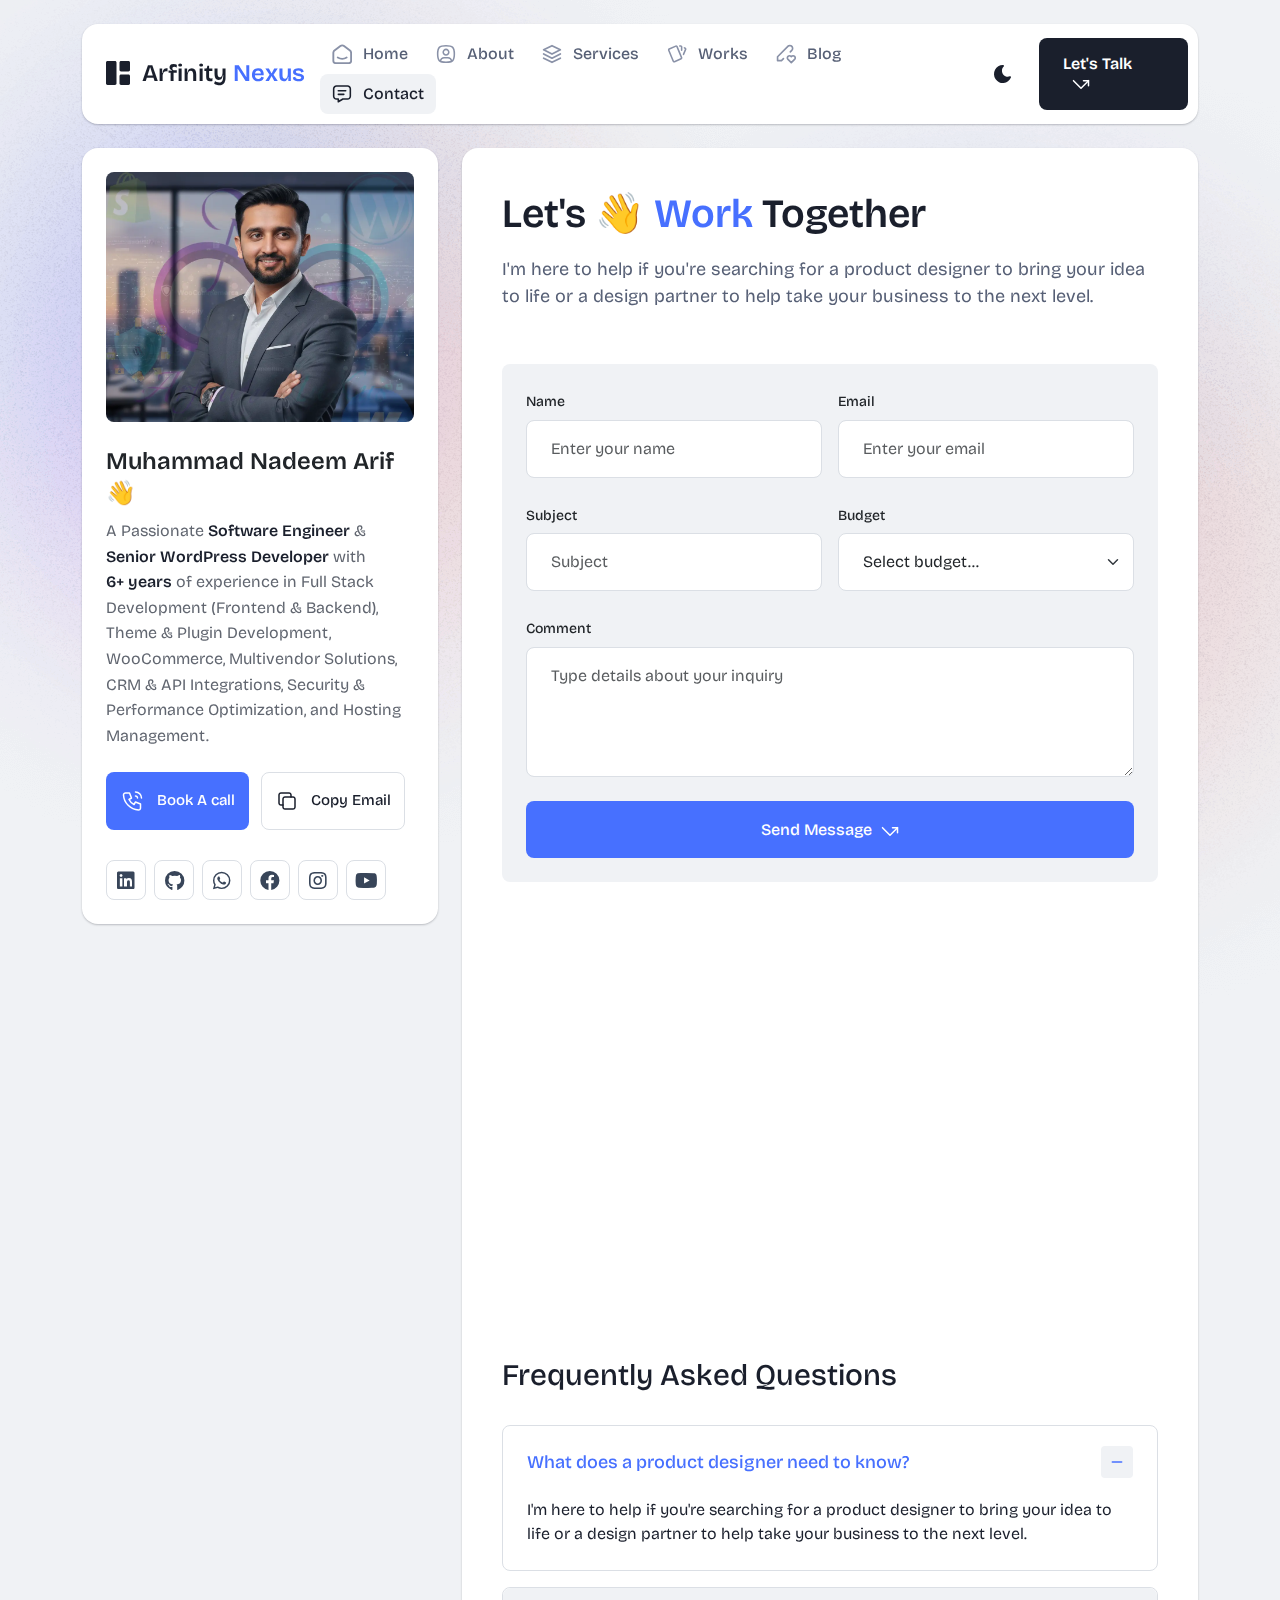
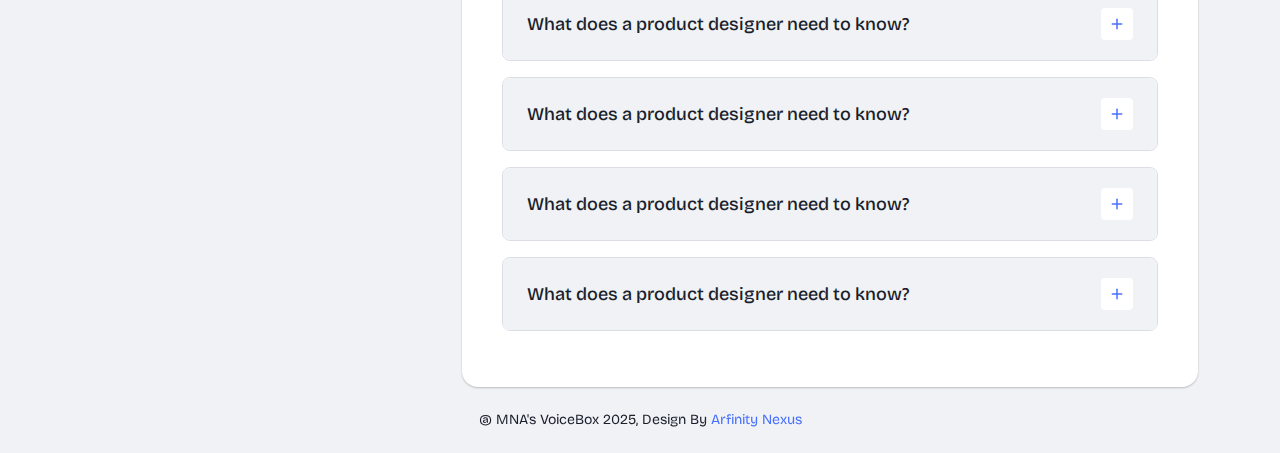
<file: ceo/contact.html>
<!DOCTYPE html>
<html lang="en">

<head>
    <meta charset="UTF-8">
    <meta http-equiv="X-UA-Compatible" content="IE=edge">
    <meta name="viewport" content="width=device-width, initial-scale=1">
    <title>Contact - Muhammad Nadeem Arif | Senior Software Engineer & Full Stack WordPress Developer</title>
    <meta name="description" content="Muhammad Nadeem Arif – Senior Software Engineer & Full Stack WordPress Developer specializing in WooCommerce, Multivendor, CRM & API Integrations, Security & Performance Optimization, Website Deployment, Hosting & Server Management.">
    <meta name="keywords" content="Senior WordPress Developer, WooCommerce Expert, Full Stack Developer, Multivendor Specialist, Portfolio, Muhammad Nadeem Arif, CRM Integration, Restful APIs, API Integrations">
    <link rel="icon" type="image/png" sizes="32x32" href="assets/favicon_io/favicon-32x32.png">
    <link rel="icon" type="image/png" sizes="16x16" href="assets/favicon_io/favicon-16x16.png">
    <link rel="shortcut icon" href="assets/favicon_io/favicon.ico">
    <link rel="apple-touch-icon" href="assets/favicon_io/apple-touch-icon.png">
    <link rel="icon" type="image/png" sizes="192x192" href="assets/favicon_io/android-chrome-192x192.png">
    <link rel="icon" type="image/png" sizes="512x512" href="assets/favicon_io/android-chrome-512x512.png">
    <link rel="manifest" href="assets/favicon_io/site.webmanifest">
    <meta property="og:title" content="Muhammad Nadeem Arif - Senior Software Engineer & Full Stack WordPress Developer">
    <meta property="og:description" content="Senior Software Engineer & Full Stack WordPress Developer specializing in WooCommerce, Multivendor, CRM & API Integrations, Security & Performance Optimization, Website Deployment, Hosting & Server Management.">
    <meta property="og:image" content="https://mnadeemarif786.github.io/assets/img/preview.jpg">
    <meta property="og:url" content="https://mnadeemarif786.github.io">
    <meta property="og:type" content="website">

    <meta name="twitter:card" content="summary_large_image">
    <meta name="twitter:title" content="Muhammad Nadeem Arif - Senior Software Engineer & Full Stack WordPress Developer">
    <meta name="twitter:description" content="Senior Software Engineer & Full Stack WordPress Developer specializing in WooCommerce, Multivendor, CRM & API Integrations, Security & Performance Optimization, Website Deployment, Hosting & Server Management.">
    <meta name="twitter:image" content="https://mnadeemarif786.github.io/assets/img/preview.jpg">
    <!-- CSS here -->
    <link rel="stylesheet" href="assets/css/bootstrap.min.css">
    <link rel="stylesheet" href="assets/fontawsome/css/all.min.css">
    <link rel="stylesheet" href="assets/fontawsome/css/fontawesome.min.css">
    <link rel="stylesheet" href="assets/css/slick.css">
    <link rel="stylesheet" href="assets/css/magnific-popup.css">
    <link rel="stylesheet" href="assets/css/style.css">
    <link rel="stylesheet" href="assets/css/responsive.css" media="(max-width: 1400px)">
</head>

<body>
  <div id="page-content">
    <!-- header part start -->
    <header class="header-area">
      <nav class="navbar">
        <div class="container">
          <div class="menu-container">
            <div class="logo">
              <a class="navbar-brand me-0" href="index.html">
                <svg width="24" height="24" viewBox="0 0 24 24" fill="none" xmlns="http://www.w3.org/2000/svg">
                  <path
                    d="M0 1.5C0 1.10218 0.158035 0.720644 0.43934 0.43934C0.720644 0.158035 1.10218 0 1.5 0L9 0C9.39782 0 9.77936 0.158035 10.0607 0.43934C10.342 0.720644 10.5 1.10218 10.5 1.5V22.5C10.5 22.8978 10.342 23.2794 10.0607 23.5607C9.77936 23.842 9.39782 24 9 24H1.5C1.10218 24 0.720644 23.842 0.43934 23.5607C0.158035 23.2794 0 22.8978 0 22.5V1.5ZM13.5 1.5C13.5 1.10218 13.658 0.720644 13.9393 0.43934C14.2206 0.158035 14.6022 0 15 0L22.5 0C22.8978 0 23.2794 0.158035 23.5607 0.43934C23.842 0.720644 24 1.10218 24 1.5V9C24 9.39782 23.842 9.77936 23.5607 10.0607C23.2794 10.342 22.8978 10.5 22.5 10.5H15C14.6022 10.5 14.2206 10.342 13.9393 10.0607C13.658 9.77936 13.5 9.39782 13.5 9V1.5ZM13.5 15C13.5 14.6022 13.658 14.2206 13.9393 13.9393C14.2206 13.658 14.6022 13.5 15 13.5H22.5C22.8978 13.5 23.2794 13.658 23.5607 13.9393C23.842 14.2206 24 14.6022 24 15V22.5C24 22.8978 23.842 23.2794 23.5607 23.5607C23.2794 23.842 22.8978 24 22.5 24H15C14.6022 24 14.2206 23.842 13.9393 23.5607C13.658 23.2794 13.5 22.8978 13.5 22.5V15Z"
                    class="logo-icon" />
                </svg>
                <span>Arfinity <span class="primary">Nexus</span></span>
              </a>
            </div>
            <div class="navbar-main d-flex flex-grow-1">
              <div class="logo inner-logo d-block d-xl-none">
                <a class="navbar-brand me-0" href="index.html">
                  <svg width="24" height="24" viewBox="0 0 24 24" fill="none" xmlns="http://www.w3.org/2000/svg">
                    <path
                      d="M0 1.5C0 1.10218 0.158035 0.720644 0.43934 0.43934C0.720644 0.158035 1.10218 0 1.5 0L9 0C9.39782 0 9.77936 0.158035 10.0607 0.43934C10.342 0.720644 10.5 1.10218 10.5 1.5V22.5C10.5 22.8978 10.342 23.2794 10.0607 23.5607C9.77936 23.842 9.39782 24 9 24H1.5C1.10218 24 0.720644 23.842 0.43934 23.5607C0.158035 23.2794 0 22.8978 0 22.5V1.5ZM13.5 1.5C13.5 1.10218 13.658 0.720644 13.9393 0.43934C14.2206 0.158035 14.6022 0 15 0L22.5 0C22.8978 0 23.2794 0.158035 23.5607 0.43934C23.842 0.720644 24 1.10218 24 1.5V9C24 9.39782 23.842 9.77936 23.5607 10.0607C23.2794 10.342 22.8978 10.5 22.5 10.5H15C14.6022 10.5 14.2206 10.342 13.9393 10.0607C13.658 9.77936 13.5 9.39782 13.5 9V1.5ZM13.5 15C13.5 14.6022 13.658 14.2206 13.9393 13.9393C14.2206 13.658 14.6022 13.5 15 13.5H22.5C22.8978 13.5 23.2794 13.658 23.5607 13.9393C23.842 14.2206 24 14.6022 24 15V22.5C24 22.8978 23.842 23.2794 23.5607 23.5607C23.2794 23.842 22.8978 24 22.5 24H15C14.6022 24 14.2206 23.842 13.9393 23.5607C13.658 23.2794 13.5 22.8978 13.5 22.5V15Z"
                      class="logo-icon" />
                  </svg>
                  <span>Arfinity <span class="primary">Nexus</span></span>
                </a>
              </div>
              <ul class="navbar-info mx-auto">
                <li class="nav-item">
                  <a class="nav-link" aria-current="page" href="index.html">
                    <svg class="nav-icon" viewBox="0 0 15 15" fill="none" xmlns="http://www.w3.org/2000/svg">
                      <path
                        d="M13.475 4.92481L9.03083 1.46814C8.64082 1.16473 8.1608 1 7.66667 1C7.17254 1 6.69251 1.16473 6.3025 1.46814L1.8575 4.92481C1.59037 5.13254 1.37424 5.39858 1.22563 5.7026C1.07701 6.00662 0.99984 6.34058 1 6.67897V12.679C1 13.121 1.17559 13.5449 1.48816 13.8575C1.80072 14.17 2.22464 14.3456 2.66667 14.3456H12.6667C13.1087 14.3456 13.5326 14.17 13.8452 13.8575C14.1577 13.5449 14.3333 13.121 14.3333 12.679V6.67897C14.3333 5.99314 14.0167 5.34564 13.475 4.92481Z"
                        stroke-width="1.4" stroke-linecap="round" stroke-linejoin="round" />
                      <path d="M10.9753 10.1665C9.13359 11.2773 6.14859 11.2773 4.30859 10.1665" stroke-width="1.4"
                        stroke-linecap="round" stroke-linejoin="round" />
                    </svg>

                    <span>Home</span>
                  </a>
                </li>
                <li class="nav-item">
                  <a class="nav-link" href="about.html">
                    <svg class="nav-icon" viewBox="0 0 18 18" fill="none" xmlns="http://www.w3.org/2000/svg">
                      <path
                        d="M9 9.8335C9.66304 9.8335 10.2989 9.5701 10.7678 9.10126C11.2366 8.63242 11.5 7.99654 11.5 7.3335C11.5 6.67045 11.2366 6.03457 10.7678 5.56573C10.2989 5.09689 9.66304 4.8335 9 4.8335C8.33696 4.8335 7.70107 5.09689 7.23223 5.56573C6.76339 6.03457 6.5 6.67045 6.5 7.3335C6.5 7.99654 6.76339 8.63242 7.23223 9.10126C7.70107 9.5701 8.33696 9.8335 9 9.8335Z"
                        stroke-width="1.4" stroke-linecap="round" stroke-linejoin="round" />
                      <path
                        d="M9 1.5C15 1.5 16.5 3 16.5 9C16.5 15 15 16.5 9 16.5C3 16.5 1.5 15 1.5 9C1.5 3 3 1.5 9 1.5Z"
                        stroke-width="1.4" stroke-linecap="round" stroke-linejoin="round" />
                      <path
                        d="M4 15.7085V15.6668C4 14.7828 4.35119 13.9349 4.97631 13.3098C5.60143 12.6847 6.44928 12.3335 7.33333 12.3335H10.6667C11.5507 12.3335 12.3986 12.6847 13.0237 13.3098C13.6488 13.9349 14 14.7828 14 15.6668V15.7085"
                        stroke-width="1.4" stroke-linecap="round" stroke-linejoin="round" />
                    </svg>
                    About
                  </a>
                </li>
                <li class="nav-item">
                  <a class="nav-link" href="services.html">
                    <svg class="nav-icon" viewBox="0 0 16 16" fill="none" xmlns="http://www.w3.org/2000/svg">
                      <path d="M7.99967 1.3335L1.33301 4.66683L7.99967 8.00016L14.6663 4.66683L7.99967 1.3335Z"
                        stroke-width="1.4" stroke-linecap="round" stroke-linejoin="round" />
                      <path d="M1.33301 8L7.99967 11.3333L14.6663 8" stroke-width="1.4" stroke-linecap="round"
                        stroke-linejoin="round" />
                      <path d="M1.33301 11.3335L7.99967 14.6668L14.6663 11.3335" stroke-width="1.4"
                        stroke-linecap="round" stroke-linejoin="round" />
                    </svg>
                    Services
                  </a>
                </li>
                <li class="nav-item">
                  <a class="nav-link" href="portfolio.html">
                    <svg class="nav-icon" viewBox="0 0 18 17" fill="none" xmlns="http://www.w3.org/2000/svg">
                      <path
                        d="M2.00326 3.99733L7.95159 1.40649C8.04974 1.36442 8.15533 1.34243 8.26212 1.34181C8.3689 1.34119 8.47473 1.36196 8.57337 1.40289C8.67201 1.44382 8.76145 1.50408 8.83642 1.58013C8.9114 1.65617 8.97039 1.74646 9.00992 1.84566L13.1133 11.764C13.1985 11.9651 13.2014 12.1917 13.1213 12.3949C13.0412 12.5982 12.8845 12.7618 12.6849 12.8507L6.73742 15.4415C6.63922 15.4837 6.53356 15.5058 6.42668 15.5065C6.3198 15.5072 6.21387 15.4864 6.11514 15.4455C6.0164 15.4046 5.92688 15.3442 5.85184 15.2681C5.7768 15.192 5.71778 15.1016 5.67826 15.0023L1.57492 5.08316C1.48963 4.88204 1.48673 4.65546 1.56684 4.45222C1.64696 4.24898 1.80367 4.08616 2.00326 3.99733Z"
                        stroke-width="1.4" stroke-linecap="round" stroke-linejoin="round" />
                      <path
                        d="M11.5 1.3335H12.3333C12.5543 1.3335 12.7663 1.42129 12.9226 1.57757C13.0789 1.73385 13.1667 1.94582 13.1667 2.16683V5.0835"
                        stroke-width="1.4" stroke-linecap="round" stroke-linejoin="round" />
                      <path
                        d="M15.6663 3C15.8863 3.09333 16.0997 3.18083 16.3063 3.2625C16.5098 3.34882 16.6706 3.51241 16.7534 3.71729C16.8362 3.92217 16.8343 4.15155 16.748 4.355L14.833 8.83334"
                        stroke-width="1.4" stroke-linecap="round" stroke-linejoin="round" />
                    </svg>
                    Works
                  </a>
                </li>
                <li class="nav-item">
                  <a class="nav-link" href="blog.html">
                    <svg class="nav-icon" viewBox="0 0 17 16" fill="none" xmlns="http://www.w3.org/2000/svg">
                      <path
                        d="M12.1663 6.16676L13.4163 4.91676C13.6352 4.69789 13.8088 4.43805 13.9273 4.15208C14.0457 3.86612 14.1067 3.55962 14.1067 3.25009C14.1067 2.94056 14.0457 2.63406 13.9273 2.3481C13.8088 2.06213 13.6352 1.80229 13.4163 1.58342C13.1975 1.36455 12.9376 1.19094 12.6517 1.07248C12.3657 0.954033 12.0592 0.893066 11.7497 0.893066C11.4401 0.893066 11.1336 0.954033 10.8477 1.07248C10.5617 1.19094 10.3019 1.36455 10.083 1.58342L1.33301 10.3334V13.6668H4.66634L6.33301 12.0001"
                        stroke-width="1.4" stroke-linecap="round" stroke-linejoin="round" />
                      <path
                        d="M13.0004 15.3335L15.7921 12.5968C15.9633 12.4307 16.0995 12.232 16.1926 12.0124C16.2857 11.7927 16.3339 11.5567 16.3343 11.3181C16.3347 11.0796 16.2873 10.8434 16.1948 10.6235C16.1024 10.4035 15.9669 10.2044 15.7963 10.0377C15.448 9.69712 14.9806 9.50602 14.4935 9.50509C14.0065 9.50415 13.5383 9.69346 13.1888 10.0327L13.0021 10.216L12.8163 10.0327C12.4681 9.69237 12.0008 9.50143 11.5139 9.50049C11.0271 9.49956 10.5591 9.68871 10.2096 10.0277C10.0383 10.1937 9.9021 10.3924 9.80891 10.612C9.71572 10.8316 9.66746 11.0677 9.667 11.3062C9.66653 11.5447 9.71386 11.781 9.80619 12.0009C9.89853 12.2209 10.034 12.4201 10.2046 12.5868L13.0004 15.3335Z"
                        stroke-width="1.4" stroke-linecap="round" stroke-linejoin="round" />
                    </svg>
                    Blog
                  </a>
                </li>
                <li class="nav-item">
                  <a class="nav-link active" href="contact.html">
                    <svg class="nav-icon" viewBox="0 0 18 17" fill="none" xmlns="http://www.w3.org/2000/svg">
                      <path d="M5.66699 5.5H12.3337" stroke-width="1.4" stroke-linecap="round"
                        stroke-linejoin="round" />
                      <path d="M5.66699 8.8335H10.667" stroke-width="1.4" stroke-linecap="round"
                        stroke-linejoin="round" />
                      <path
                        d="M14 1.3335C14.663 1.3335 15.2989 1.59689 15.7678 2.06573C16.2366 2.53457 16.5 3.17045 16.5 3.8335V10.5002C16.5 11.1632 16.2366 11.7991 15.7678 12.2679C15.2989 12.7368 14.663 13.0002 14 13.0002H9.83333L5.66667 15.5002V13.0002H4C3.33696 13.0002 2.70107 12.7368 2.23223 12.2679C1.76339 11.7991 1.5 11.1632 1.5 10.5002V3.8335C1.5 3.17045 1.76339 2.53457 2.23223 2.06573C2.70107 1.59689 3.33696 1.3335 4 1.3335H14Z"
                        stroke-width="1.4" stroke-linecap="round" stroke-linejoin="round" />
                    </svg>
                    Contact
                  </a>
                </li>
              </ul>
              <div class="header-right-info d-flex align-items-center">
                <button class="theme-control-btn">
                  <span class="dark">
                    <svg width="24" height="24" viewBox="0 0 24 24" fill="none" xmlns="http://www.w3.org/2000/svg">
                      <path
                        d="M11.8005 3C10.207 3.0003 8.64356 3.44286 7.27683 4.28049C5.91011 5.11811 4.79139 6.31937 4.04002 7.75612C3.28865 9.19288 2.93281 10.8112 3.01046 12.4386C3.08811 14.0659 3.59633 15.6411 4.48091 16.9963C5.3655 18.3514 6.59326 19.4356 8.03324 20.1333C9.47322 20.8309 11.0714 21.1157 12.6573 20.9574C14.2432 20.7991 15.7573 20.2036 17.0381 19.2344C18.319 18.2652 19.3185 16.9587 19.9301 15.4542C20.2302 14.7162 19.5111 13.9746 18.7875 14.2752C17.5475 14.7888 16.1706 14.8418 14.8963 14.425C13.622 14.0082 12.5308 13.1479 11.8126 11.9937C11.0943 10.8396 10.7943 9.4645 10.9648 8.10764C11.1353 6.75077 11.7655 5.49792 12.7458 4.5669L12.8136 4.4949C13.2986 3.9279 12.913 3.0072 12.1464 3.0072H11.9122L11.8524 3.0018L11.7996 3H11.8005Z"
                        fill="#1A1F2C" />
                    </svg>
                    <small class="theme-text d-block d-xl-none">Change appearance</small>
                  </span>
                  <span class="light">
                    <svg width="24" height="24" viewBox="0 0 24 24" fill="none" xmlns="http://www.w3.org/2000/svg">
                      <path
                        d="M12 19C12.2449 19 12.4813 19.09 12.6644 19.2527C12.8474 19.4155 12.9643 19.6397 12.993 19.883L13 20V21C12.9997 21.2549 12.9021 21.5 12.7272 21.6854C12.5522 21.8707 12.313 21.9822 12.0586 21.9972C11.8042 22.0121 11.5536 21.9293 11.3582 21.7657C11.1627 21.6021 11.0371 21.3701 11.007 21.117L11 21V20C11 19.7348 11.1054 19.4804 11.2929 19.2929C11.4804 19.1054 11.7348 19 12 19Z"
                        fill="#FD7E41" />
                      <path
                        d="M18.3127 16.9099L18.4067 16.9929L19.1067 17.6929C19.2861 17.8729 19.3902 18.1144 19.398 18.3683C19.4057 18.6223 19.3165 18.8697 19.1485 19.0602C18.9804 19.2508 18.7462 19.3702 18.4933 19.3943C18.2403 19.4184 17.9877 19.3454 17.7867 19.1899L17.6927 19.1069L16.9927 18.4069C16.8202 18.2347 16.7165 18.0053 16.7012 17.7619C16.6859 17.5186 16.76 17.278 16.9097 17.0855C17.0593 16.893 17.2741 16.7618 17.5137 16.7166C17.7533 16.6713 18.0012 16.7152 18.2107 16.8399L18.3127 16.9099Z"
                        fill="#FD7E41" />
                      <path
                        d="M7.00747 16.993C7.17965 17.1652 7.28308 17.3943 7.29836 17.6373C7.31364 17.8803 7.23972 18.1206 7.09047 18.313L7.00747 18.407L6.30747 19.107C6.12751 19.2863 5.88604 19.3905 5.63209 19.3982C5.37814 19.406 5.13076 19.3168 4.94019 19.1487C4.74963 18.9807 4.63017 18.7464 4.60607 18.4935C4.58198 18.2406 4.65506 17.988 4.81047 17.787L4.89347 17.693L5.59347 16.993C5.781 16.8055 6.03531 16.7002 6.30047 16.7002C6.56563 16.7002 6.81994 16.8055 7.00747 16.993Z"
                        fill="#FD7E41" />
                      <path
                        d="M3.99987 11C4.25475 11.0003 4.4999 11.0979 4.68524 11.2728C4.87057 11.4478 4.9821 11.687 4.99704 11.9414C5.01198 12.1958 4.92919 12.4464 4.7656 12.6418C4.60201 12.8373 4.36996 12.9629 4.11687 12.993L3.99987 13H2.99987C2.74499 12.9997 2.49984 12.9021 2.3145 12.7272C2.12916 12.5522 2.01763 12.313 2.0027 12.0586C1.98776 11.8042 2.07054 11.5536 2.23413 11.3582C2.39772 11.1627 2.62977 11.0371 2.88287 11.007L2.99987 11H3.99987Z"
                        fill="#FD7E41" />
                      <path
                        d="M20.9999 11C21.2547 11.0003 21.4999 11.0979 21.6852 11.2728C21.8706 11.4478 21.9821 11.687 21.997 11.9414C22.012 12.1958 21.9292 12.4464 21.7656 12.6418C21.602 12.8373 21.37 12.9629 21.1169 12.993L20.9999 13H19.9999C19.745 12.9997 19.4998 12.9021 19.3145 12.7272C19.1292 12.5522 19.0176 12.313 19.0027 12.0586C18.9878 11.8042 19.0705 11.5536 19.2341 11.3582C19.3977 11.1627 19.6298 11.0371 19.8829 11.007L19.9999 11H20.9999Z"
                        fill="#FD7E41" />
                      <path
                        d="M6.21264 4.80985L6.30664 4.89285L7.00664 5.59285C7.18599 5.77281 7.29011 6.01429 7.29787 6.26824C7.30562 6.52219 7.21642 6.76957 7.04839 6.96013C6.88036 7.1507 6.64609 7.27016 6.39316 7.29425C6.14024 7.31834 5.88763 7.24526 5.68664 7.08985L5.59264 7.00685L4.89264 6.30685C4.72073 6.13453 4.61757 5.90543 4.6025 5.66248C4.58744 5.41954 4.6615 5.17945 4.8108 4.98721C4.9601 4.79497 5.1744 4.66378 5.41351 4.61824C5.65262 4.57271 5.90013 4.61594 6.10964 4.73985L6.21264 4.80985Z"
                        fill="#FD7E41" />
                      <path
                        d="M19.1071 4.89288C19.2793 5.06508 19.3827 5.29418 19.398 5.5372C19.4132 5.78023 19.3393 6.02048 19.1901 6.21288L19.1071 6.30688L18.4071 7.00688C18.2271 7.18623 17.9856 7.29036 17.7317 7.29811C17.4777 7.30587 17.2304 7.21667 17.0398 7.04864C16.8492 6.8806 16.7298 6.64633 16.7057 6.39341C16.6816 6.14049 16.7547 5.88788 16.9101 5.68688L16.9931 5.59288L17.6931 4.89288C17.8806 4.70541 18.1349 4.6001 18.4001 4.6001C18.6652 4.6001 18.9196 4.70541 19.1071 4.89288Z"
                        fill="#FD7E41" />
                      <path
                        d="M12 2C12.2449 2.00003 12.4813 2.08996 12.6644 2.25272C12.8474 2.41547 12.9643 2.63975 12.993 2.883L13 3V4C12.9997 4.25488 12.9021 4.50003 12.7272 4.68537C12.5522 4.8707 12.313 4.98223 12.0586 4.99717C11.8042 5.01211 11.5536 4.92933 11.3582 4.76573C11.1627 4.60214 11.0371 4.3701 11.007 4.117L11 4V3C11 2.73478 11.1054 2.48043 11.2929 2.29289C11.4804 2.10536 11.7348 2 12 2Z"
                        fill="#FD7E41" />
                      <path
                        d="M12 7C12.9797 6.99994 13.9378 7.28769 14.7553 7.8275C15.5729 8.36731 16.2138 9.1354 16.5986 10.0364C16.9833 10.9373 17.0949 11.9315 16.9195 12.8953C16.7441 13.8592 16.2893 14.7502 15.6118 15.4579C14.9343 16.1655 14.0638 16.6585 13.1085 16.8756C12.1532 17.0928 11.1552 17.0245 10.2383 16.6793C9.3215 16.334 8.52629 15.7271 7.95146 14.9338C7.37663 14.1405 7.04752 13.1958 7.005 12.217L7 12L7.005 11.783C7.06092 10.4958 7.61161 9.27978 8.54222 8.38866C9.47284 7.49754 10.7115 7.00007 12 7Z"
                        fill="#FD7E41" />
                    </svg>
                    <small class="theme-text d-block d-xl-none">Change appearance</small>
                  </span>
                </button>
                <a href="contact.html" class="lets-talk-btn">
                  Let's Talk
                  <svg class="icon" width="20" height="20" viewBox="0 0 20 20" fill="none"
                    xmlns="http://www.w3.org/2000/svg">
                    <path d="M17.5 11.6665V6.6665H12.5" stroke="white" stroke-width="1.5" stroke-linecap="round"
                      stroke-linejoin="round" />
                    <path d="M17.5 6.6665L10 14.1665L2.5 6.6665" stroke="white" stroke-width="1.5"
                      stroke-linecap="round" stroke-linejoin="round" />
                  </svg>
                </a>
              </div>
            </div>
            <div class="mobile-menu-overlay d-block d-lg-none"></div>
            <div class="mobile-menu-control-bar d-block d-xl-none">
              <button class="mobile-menu-control-bar">
                <i class="fas fa-bars"></i>
              </button>
            </div>
          </div>
        </div>
      </nav>
    </header>
    <!-- header part end -->

    <!-- main area part start -->
    <main>

      <section class="content-box-area mt-4">
        <div class="container">
          <div class="row g-4">
            <div class="col-xl-4">
              <div class="card profile-card">
                <div class="card-body">
                  <div class="image text-center">
                    <img src="assets/img/images/mnadeemarif.webp" alt="profile">
                  </div>
                  <div class="text">
                    <h1 class="card-title">Muhammad Nadeem Arif 👋</h1>
                    <h2 class="tagline">A Passionate <span>Software Engineer</span> & <span>Senior WordPress Developer</span> with
                      <span>6+
                        years</span> of experience in Full Stack Development (Frontend & Backend), Theme & Plugin Development, WooCommerce, Multivendor Solutions, CRM & API Integrations, Security & Performance Optimization, and Hosting Management.</h2>
                    <div class="common-button-groups">
                      <a class="btn btn-call" href="https://wa.me/923078810146?text=Hi%20Muhammad%2C%20I%20just%20visited%20your%20portfolio%20website%20and%20I'm%20interested%20in%20discussing%20a%20project.%20I%20want%20to%20schedule%20a%20call%20with%20you.%20Please%20let%20me%20know%20a%20suitable%20time." target="_blank" rel="noopener noreferrer">
                        <svg class="icon" width="25" height="24" viewBox="0 0 25 24" fill="none"
                          xmlns="http://www.w3.org/2000/svg">
                          <path
                            d="M5.5 4H9.5L11.5 9L9 10.5C10.071 12.6715 11.8285 14.429 14 15.5L15.5 13L20.5 15V19C20.5 19.5304 20.2893 20.0391 19.9142 20.4142C19.5391 20.7893 19.0304 21 18.5 21C14.5993 20.763 10.9202 19.1065 8.15683 16.3432C5.3935 13.5798 3.73705 9.90074 3.5 6C3.5 5.46957 3.71071 4.96086 4.08579 4.58579C4.46086 4.21071 4.96957 4 5.5 4Z"
                            stroke="white" stroke-width="1.5" stroke-linecap="round" stroke-linejoin="round" />
                          <path
                            d="M15.5 7C16.0304 7 16.5391 7.21071 16.9142 7.58579C17.2893 7.96086 17.5 8.46957 17.5 9"
                            stroke="white" stroke-width="1.5" stroke-linecap="round" stroke-linejoin="round" />
                          <path d="M15.5 3C17.0913 3 18.6174 3.63214 19.7426 4.75736C20.8679 5.88258 21.5 7.4087 21.5 9"
                            stroke="white" stroke-width="1.5" stroke-linecap="round" stroke-linejoin="round" />
                        </svg>
                        <!-- <i class="fab fa-whatsapp"></i> -->
                        Book A call
                      </a>
                      <button class="btn btn-copy" data-clipboard-text="mnadeemarif786@gmail.com">
                        <svg class="icon" width="24" height="24" viewBox="0 0 24 24" fill="none"
                          xmlns="http://www.w3.org/2000/svg">
                          <path
                            d="M8 10C8 9.46957 8.21071 8.96086 8.58579 8.58579C8.96086 8.21071 9.46957 8 10 8H18C18.5304 8 19.0391 8.21071 19.4142 8.58579C19.7893 8.96086 20 9.46957 20 10V18C20 18.5304 19.7893 19.0391 19.4142 19.4142C19.0391 19.7893 18.5304 20 18 20H10C9.46957 20 8.96086 19.7893 8.58579 19.4142C8.21071 19.0391 8 18.5304 8 18V10Z"
                            stroke-width="1.5" stroke-linecap="round" stroke-linejoin="round" />
                          <path
                            d="M16 8V6C16 5.46957 15.7893 4.96086 15.4142 4.58579C15.0391 4.21071 14.5304 4 14 4H6C5.46957 4 4.96086 4.21071 4.58579 4.58579C4.21071 4.96086 4 5.46957 4 6V14C4 14.5304 4.21071 15.0391 4.58579 15.4142C4.96086 15.7893 5.46957 16 6 16H8"
                            stroke-width="1.5" stroke-linecap="round" stroke-linejoin="round" />
                        </svg>
                        Copy Email
                      </button>
                    </div>
                    <div class="social-media-icon">
                      <ul class="list-unstyled">
                        <li><a href="https://www.linkedin.com/in/connectwithmna" target="_blank"><i class="fab fa-linkedin"></i></a></li>
                        <li><a href="https://github.com/mnadeemarif786" target="_blank" rel="noopener noreferrer"><i class="fab fa-github"></i></a></li>
                        <li><a href="https://wa.me/923078810146" target="_blank" rel="noopener noreferrer"><i class="fab fa-whatsapp"></i></a></li>
                        <!-- <li><a href="https://twitter.com/mnadeemarif786" target="_blank" rel="noopener noreferrer"><i class="fab fa-twitter"></i></a></li> -->
                        <li><a href="https://www.facebook.com/mnasvoicebox" target="_blank" rel="noopener noreferrer"><i class="fab fa-facebook"></i></a></li>
                        <li><a href="https://www.instagram.com/mnasvoicebox" target="_blank" rel="noopener noreferrer"><i class="fab fa-instagram"></i></a></li>
                        <li><a href="https://www.youtube.com/@mnasvoicebox" target="_blank" rel="noopener noreferrer"><i class="fab fa-youtube"></i></a></li>
                        <!-- <li><a href="https://www.tiktok.com/@mnasvoicebox" target="_blank" rel="noopener noreferrer"><i class="fab fa-tiktok"></i></a></li> -->
                      </ul>
                    </div>
                  </div>
                </div>
              </div>
            </div>
            <div class="col-xl-8">
              <div class="card content-box-card">
                <div class="card-body portfolio-card contact-card">
                  <div class="top-info">
                    <div class="text">
                      <h1 class="main-title">Let's 👋 <span>Work</span> Together</h1>
                      <p>I'm here to help if you're searching for a product designer to bring your idea to life or a
                        design partner to help take your business to the next level.</p>
                    </div>
                  </div>
                  <div class="contact-area">
                    <div class="leave-comments-area">
                      <div class="comments-box">
                        <form id="contact-form" action="assets/mail.php" method="POST">
                          <div class="row gx-3">
                            <div class="col-md-6">
                              <div class="mb-4">
                                <label class="form-label">Name</label>
                                <input name="name" required type="text" class="form-control shadow-none" placeholder="Enter your name">
                              </div>
                            </div>
                            <div class="col-md-6">
                              <div class="mb-4">
                                <label class="form-label">Email</label>
                                <input name="email" required type="email" class="form-control shadow-none" placeholder="Enter your email">
                              </div>
                            </div>
                            <div class="col-md-6">
                              <div class="mb-4">
                                <label class="form-label">Subject</label>
                                <input name="subject" required type="text" class="form-control shadow-none" placeholder="Subject">
                              </div>
                            </div>
                            <div class="col-md-6">
                              <div class="mb-4">
                                <label class="form-label">Budget</label>
                                <select name="budget" required class="form-select shadow-none">
                                  <option disabled selected>Select budget...</option>
                                  <option value="$5000">$5000</option>
                                  <option value="$5000 - $1000">$5000 - $10000</option>
                                  <option value="$10000 - $2000">$10000 - $20000</option>
                                  <option value="$20000">$20000+</option>
                                </select>
                              </div>
                            </div>
                            <div class="col-md-12">
                              <div class="mb-4">
                                <label class="form-label">Comment</label>
                                <textarea name="message" class="form-control shadow-none" rows="4"
                                  placeholder="Type details about your inquiry"></textarea>
                              </div>
                            </div>
                            <div class="col-md-12">
                              <button class="submit-btn" type="submit">
                                Send Message
                                <svg class="icon" width="20" height="20" viewBox="0 0 20 20" fill="none"
                                  xmlns="http://www.w3.org/2000/svg">
                                  <path d="M17.5 11.6665V6.6665H12.5" stroke="white" stroke-width="1.5"
                                    stroke-linecap="round" stroke-linejoin="round"></path>
                                  <path d="M17.5 6.6665L10 14.1665L2.5 6.6665" stroke="white" stroke-width="1.5"
                                    stroke-linecap="round" stroke-linejoin="round"></path>
                                </svg>
                              </button>
                            </div>
                          </div>
                        </form>
                        <p class="ajax-response mb-0"></p>
                      </div>
                    </div>
                    <div class="contact-map-area">
                      <iframe
                        src="https://www.google.com/maps/embed?pb=!1m18!1m12!1m3!1d193595.25280012016!2d-74.14448732737499!3d40.69763123331177!2m3!1f0!2f0!3f0!3m2!1i1024!2i768!4f13.1!3m3!1m2!1s0x89c24fa5d33f083b%3A0xc80b8f06e177fe62!2sNew%20York%2C%20NY%2C%20USA!5e0!3m2!1sen!2sbd!4v1711832776336!5m2!1sen!2sbd"
                        allowfullscreen="" loading="lazy" referrerpolicy="no-referrer-when-downgrade"></iframe>
                    </div>
                    <div class="frequently-asked-questions">
                      <h2 class="main-common-title">Frequently Asked Questions
                      </h2>
                      <div class="frequently-asked-questions-main">
                        <div class="accordion" id="accordionExample">
                          <div class="accordion-item">
                            <h4 class="accordion-header" id="headingOne">
                              <button class="accordion-button" type="button" data-bs-toggle="collapse"
                                data-bs-target="#collapseOne" aria-expanded="true" aria-controls="collapseOne">
                                What does a product designer need to know?
                                <span class="ms-auto">
                                  <span class="icon ms-4">
                                    <img class="icon-plus" src="assets/img/icons/plus.svg" alt="plus">
                                    <img class="icon-minus d-none" src="assets/img/icons/minus.svg" alt="minus">
                                  </span>
                                </span>
                              </button>
                            </h4>
                            <div id="collapseOne" class="accordion-collapse collapse show" aria-labelledby="headingOne"
                              data-bs-parent="#accordionExample">
                              <div class="accordion-body">
                                <p>I'm here to help if you're searching for a product designer to bring your idea to
                                  life
                                  or a design partner to help take your business to the next level.</p>
                              </div>
                            </div>
                          </div>
                          <div class="accordion-item">
                            <h4 class="accordion-header" id="headingTwo">
                              <button class="accordion-button collapsed" type="button" data-bs-toggle="collapse"
                                data-bs-target="#collapseTwo" aria-expanded="false" aria-controls="collapseTwo">
                                What does a product designer need to know?
                                <span class="ms-auto">
                                  <span class="icon ms-4">
                                    <img class="icon-plus" src="assets/img/icons/plus.svg" alt="plus">
                                    <img class="icon-minus d-none" src="assets/img/icons/minus.svg" alt="minus">
                                  </span>
                                </span>
                              </button>
                            </h4>
                            <div id="collapseTwo" class="accordion-collapse collapse" aria-labelledby="headingTwo"
                              data-bs-parent="#accordionExample">
                              <div class="accordion-body">
                                <p>I'm here to help if you're searching for a product designer to bring your idea to
                                  life
                                  or
                                  a design partner to help take your business to the next level.</p>
                              </div>
                            </div>
                          </div>
                          <div class="accordion-item">
                            <h4 class="accordion-header" id="headingThree">
                              <button class="accordion-button collapsed" type="button" data-bs-toggle="collapse"
                                data-bs-target="#collapseThree" aria-expanded="false" aria-controls="collapseThree">
                                What does a product designer need to know?
                                <span class="ms-auto">
                                  <span class="icon ms-4">
                                    <img class="icon-plus" src="assets/img/icons/plus.svg" alt="plus">
                                    <img class="icon-minus d-none" src="assets/img/icons/minus.svg" alt="minus">
                                  </span>
                                </span>
                              </button>
                            </h4>
                            <div id="collapseThree" class="accordion-collapse collapse" aria-labelledby="headingThree"
                              data-bs-parent="#accordionExample">
                              <div class="accordion-body">
                                <p>I'm here to help if you're searching for a product designer to bring your idea to
                                  life
                                  or
                                  a design partner to help take your business to the next level.</p>
                              </div>
                            </div>
                          </div>
                          <div class="accordion-item">
                            <h4 class="accordion-header" id="headingFour">
                              <button class="accordion-button collapsed" type="button" data-bs-toggle="collapse"
                                data-bs-target="#collapseFour" aria-expanded="false" aria-controls="collapseFour">
                                What does a product designer need to know?
                                <span class="ms-auto">
                                  <span class="icon ms-4">
                                    <img class="icon-plus" src="assets/img/icons/plus.svg" alt="plus">
                                    <img class="icon-minus d-none" src="assets/img/icons/minus.svg" alt="minus">
                                  </span>
                                </span>
                              </button>
                            </h4>
                            <div id="collapseFour" class="accordion-collapse collapse" aria-labelledby="headingFour"
                              data-bs-parent="#accordionExample">
                              <div class="accordion-body">
                                <p>I'm here to help if you're searching for a product designer to bring your idea to
                                  life
                                  or
                                  a design partner to help take your business to the next level.</p>
                              </div>
                            </div>
                          </div>
                          <div class="accordion-item">
                            <h4 class="accordion-header" id="headingFive">
                              <button class="accordion-button collapsed" type="button" data-bs-toggle="collapse"
                                data-bs-target="#collapseFive" aria-expanded="false" aria-controls="collapseFive">
                                What does a product designer need to know?
                                <span class="ms-auto">
                                  <span class="icon ms-4">
                                    <img class="icon-plus" src="assets/img/icons/plus.svg" alt="plus">
                                    <img class="icon-minus d-none" src="assets/img/icons/minus.svg" alt="minus">
                                  </span>
                                </span>
                              </button>
                            </h4>
                            <div id="collapseFive" class="accordion-collapse collapse" aria-labelledby="headingFive"
                              data-bs-parent="#accordionExample">
                              <div class="accordion-body">
                                <p>I'm here to help if you're searching for a product designer to bring your idea to
                                  life
                                  or
                                  a design partner to help take your business to the next level.</p>
                              </div>
                            </div>
                          </div>
                        </div>
                      </div>
                    </div>
                  </div>
                </div>
              </div>
            </div>
          </div>
        </div>
      </section>

      <!-- background shape area start -->
      <div class="background-shapes">
        <div class="shape-1 common-shape">
          <img src="assets/img/bg/banner-shape-1.png" alt="banner-shape-1">
        </div>
        <div class="shape-2 common-shape">
          <img src="assets/img/bg/banner-shape-1.png" alt="banner-shape-1">
        </div>
        <div class="threed-shape-1 move-with-cursor" data-value="1">
          <img src="assets/img/bg/object-3d-1.png" alt="object-3d-1">
        </div>
        <div class="threed-shape-2 move-with-cursor" data-value="1">
          <img src="assets/img/bg/object-3d-2.png" alt="object-3d-2">
        </div>
      </div>
      <!-- background shape area end -->
    </main>
    <!-- main area part end -->

    <!-- footer part start -->
    <footer class="footer-area">
      <div class="container">
        <div class="text text-center">
          <p>@ MNA's VoiceBox 2025, Design By <a href="https://mnadeemarif786.github.io">Arfinity Nexus</a></p>
        </div>
      </div>
    </footer>
    <!-- footer part end -->
  </div>

  <!-- JS here -->
  <script src="assets/js/vendor/jquery-3.6.0.min.js"></script>
  <script src="assets/js/bootstrap.bundle.min.js"></script>
  <script src="assets/js/jquery.magnific-popup.min.js"></script>
  <script src="assets/js/ajax-form.js"></script>
  <script src="assets/js/clipboard.min.js"></script>
  <script src="assets/js/slick.min.js"></script>
  <script src="assets/js/script.js"></script>
</body>


</html>
</file>
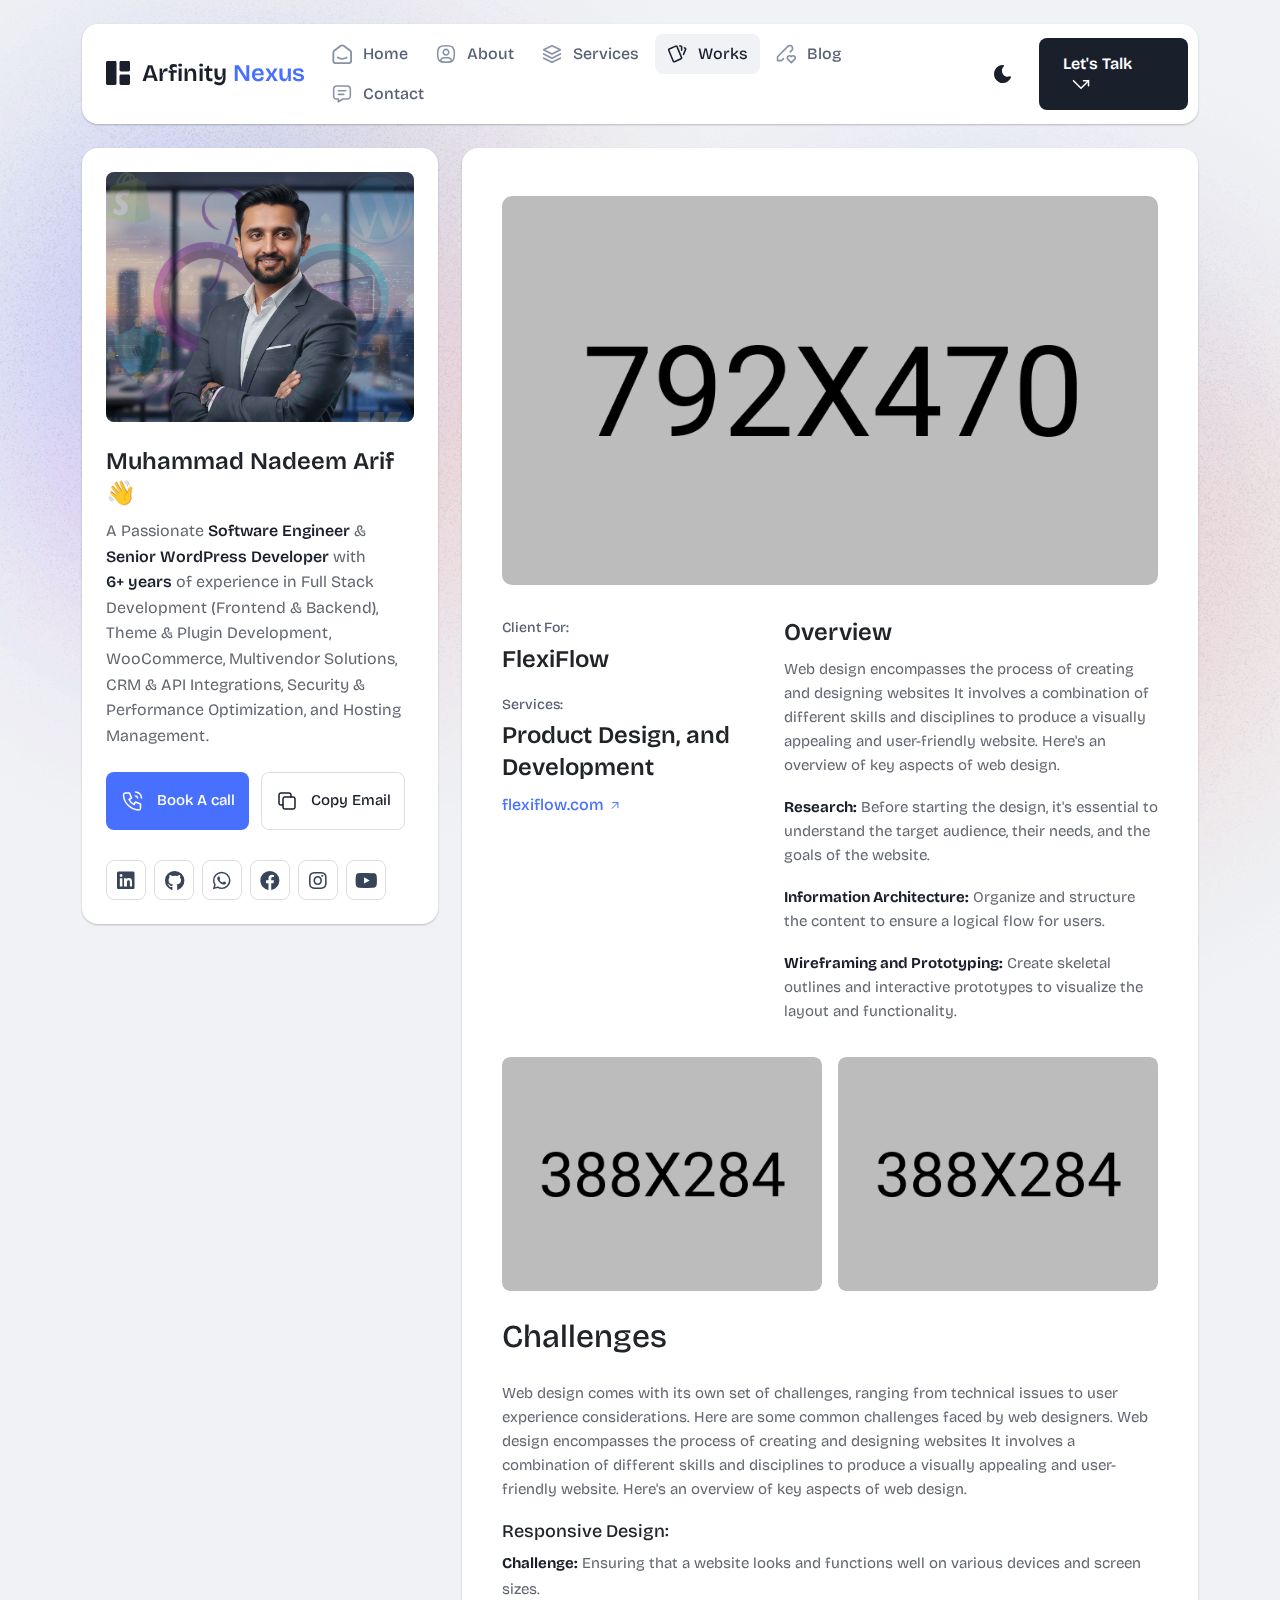
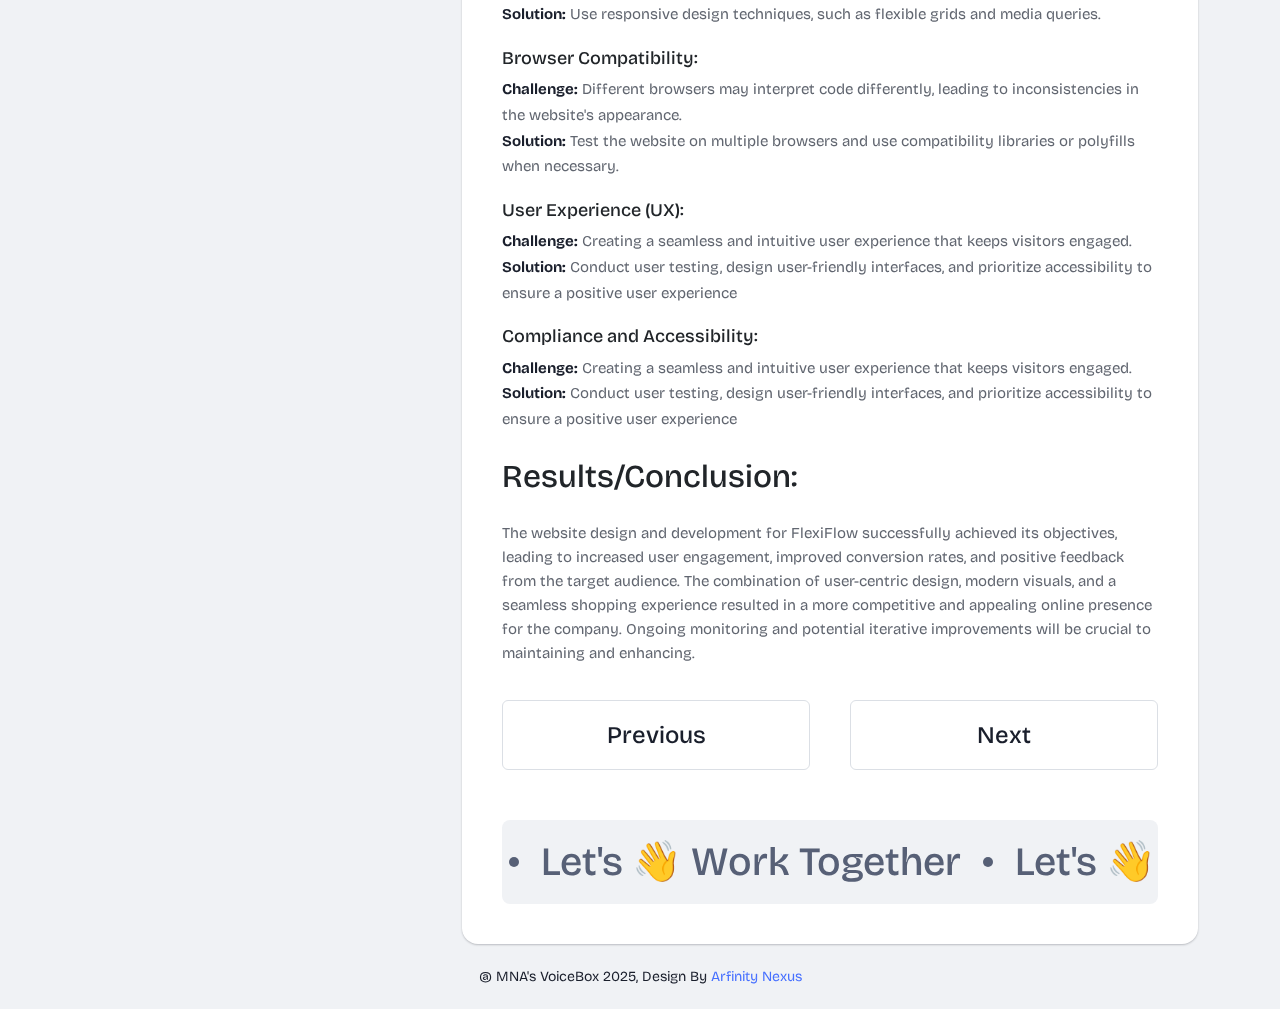
<file: ceo/portfolio-details.html>
<!DOCTYPE html>
<html lang="en">

<head>
    <meta charset="UTF-8">
    <meta http-equiv="X-UA-Compatible" content="IE=edge">
    <meta name="viewport" content="width=device-width, initial-scale=1">
    <title>Portfolio - Muhammad Nadeem Arif | Senior Software Engineer & Full Stack WordPress Developer</title>
    <meta name="description" content="Muhammad Nadeem Arif – Senior Software Engineer & Full Stack WordPress Developer specializing in WooCommerce, Multivendor, CRM & API Integrations, Security & Performance Optimization, Website Deployment, Hosting & Server Management.">
    <meta name="keywords" content="Senior WordPress Developer, WooCommerce Expert, Full Stack Developer, Multivendor Specialist, Portfolio, Muhammad Nadeem Arif, CRM Integration, Restful APIs, API Integrations">
    <link rel="icon" type="image/png" sizes="32x32" href="assets/favicon_io/favicon-32x32.png">
    <link rel="icon" type="image/png" sizes="16x16" href="assets/favicon_io/favicon-16x16.png">
    <link rel="shortcut icon" href="assets/favicon_io/favicon.ico">
    <link rel="apple-touch-icon" href="assets/favicon_io/apple-touch-icon.png">
    <link rel="icon" type="image/png" sizes="192x192" href="assets/favicon_io/android-chrome-192x192.png">
    <link rel="icon" type="image/png" sizes="512x512" href="assets/favicon_io/android-chrome-512x512.png">
    <link rel="manifest" href="assets/favicon_io/site.webmanifest">
    <meta property="og:title" content="Muhammad Nadeem Arif - Senior Software Engineer & Full Stack WordPress Developer">
    <meta property="og:description" content="Senior Software Engineer & Full Stack WordPress Developer specializing in WooCommerce, Multivendor, CRM & API Integrations, Security & Performance Optimization, Website Deployment, Hosting & Server Management.">
    <meta property="og:image" content="https://mnadeemarif786.github.io/assets/img/preview.jpg">
    <meta property="og:url" content="https://mnadeemarif786.github.io">
    <meta property="og:type" content="website">

    <meta name="twitter:card" content="summary_large_image">
    <meta name="twitter:title" content="Muhammad Nadeem Arif - Senior Software Engineer & Full Stack WordPress Developer">
    <meta name="twitter:description" content="Senior Software Engineer & Full Stack WordPress Developer specializing in WooCommerce, Multivendor, CRM & API Integrations, Security & Performance Optimization, Website Deployment, Hosting & Server Management.">
    <meta name="twitter:image" content="https://mnadeemarif786.github.io/assets/img/preview.jpg">
    <!-- CSS here -->
    <link rel="stylesheet" href="assets/css/bootstrap.min.css">
    <link rel="stylesheet" href="assets/fontawsome/css/all.min.css">
    <link rel="stylesheet" href="assets/fontawsome/css/fontawesome.min.css">
    <link rel="stylesheet" href="assets/css/slick.css">
    <link rel="stylesheet" href="assets/css/magnific-popup.css">
    <link rel="stylesheet" href="assets/css/style.css">
    <link rel="stylesheet" href="assets/css/responsive.css" media="(max-width: 1400px)">
</head>

<body>
  <div id="page-content">
    <!-- header part start -->
    <header class="header-area">
      <nav class="navbar">
        <div class="container">
          <div class="menu-container">
            <div class="logo">
              <a class="navbar-brand me-0" href="index.html">
                <svg width="24" height="24" viewBox="0 0 24 24" fill="none" xmlns="http://www.w3.org/2000/svg">
                  <path
                    d="M0 1.5C0 1.10218 0.158035 0.720644 0.43934 0.43934C0.720644 0.158035 1.10218 0 1.5 0L9 0C9.39782 0 9.77936 0.158035 10.0607 0.43934C10.342 0.720644 10.5 1.10218 10.5 1.5V22.5C10.5 22.8978 10.342 23.2794 10.0607 23.5607C9.77936 23.842 9.39782 24 9 24H1.5C1.10218 24 0.720644 23.842 0.43934 23.5607C0.158035 23.2794 0 22.8978 0 22.5V1.5ZM13.5 1.5C13.5 1.10218 13.658 0.720644 13.9393 0.43934C14.2206 0.158035 14.6022 0 15 0L22.5 0C22.8978 0 23.2794 0.158035 23.5607 0.43934C23.842 0.720644 24 1.10218 24 1.5V9C24 9.39782 23.842 9.77936 23.5607 10.0607C23.2794 10.342 22.8978 10.5 22.5 10.5H15C14.6022 10.5 14.2206 10.342 13.9393 10.0607C13.658 9.77936 13.5 9.39782 13.5 9V1.5ZM13.5 15C13.5 14.6022 13.658 14.2206 13.9393 13.9393C14.2206 13.658 14.6022 13.5 15 13.5H22.5C22.8978 13.5 23.2794 13.658 23.5607 13.9393C23.842 14.2206 24 14.6022 24 15V22.5C24 22.8978 23.842 23.2794 23.5607 23.5607C23.2794 23.842 22.8978 24 22.5 24H15C14.6022 24 14.2206 23.842 13.9393 23.5607C13.658 23.2794 13.5 22.8978 13.5 22.5V15Z"
                    class="logo-icon" />
                </svg>
                <span>Arfinity <span class="primary">Nexus</span></span>
              </a>
            </div>
            <div class="navbar-main d-flex flex-grow-1">
              <div class="logo inner-logo d-block d-xl-none">
                <a class="navbar-brand me-0" href="index.html">
                  <svg width="24" height="24" viewBox="0 0 24 24" fill="none" xmlns="http://www.w3.org/2000/svg">
                    <path
                      d="M0 1.5C0 1.10218 0.158035 0.720644 0.43934 0.43934C0.720644 0.158035 1.10218 0 1.5 0L9 0C9.39782 0 9.77936 0.158035 10.0607 0.43934C10.342 0.720644 10.5 1.10218 10.5 1.5V22.5C10.5 22.8978 10.342 23.2794 10.0607 23.5607C9.77936 23.842 9.39782 24 9 24H1.5C1.10218 24 0.720644 23.842 0.43934 23.5607C0.158035 23.2794 0 22.8978 0 22.5V1.5ZM13.5 1.5C13.5 1.10218 13.658 0.720644 13.9393 0.43934C14.2206 0.158035 14.6022 0 15 0L22.5 0C22.8978 0 23.2794 0.158035 23.5607 0.43934C23.842 0.720644 24 1.10218 24 1.5V9C24 9.39782 23.842 9.77936 23.5607 10.0607C23.2794 10.342 22.8978 10.5 22.5 10.5H15C14.6022 10.5 14.2206 10.342 13.9393 10.0607C13.658 9.77936 13.5 9.39782 13.5 9V1.5ZM13.5 15C13.5 14.6022 13.658 14.2206 13.9393 13.9393C14.2206 13.658 14.6022 13.5 15 13.5H22.5C22.8978 13.5 23.2794 13.658 23.5607 13.9393C23.842 14.2206 24 14.6022 24 15V22.5C24 22.8978 23.842 23.2794 23.5607 23.5607C23.2794 23.842 22.8978 24 22.5 24H15C14.6022 24 14.2206 23.842 13.9393 23.5607C13.658 23.2794 13.5 22.8978 13.5 22.5V15Z"
                      class="logo-icon" />
                  </svg>
                  <span>Arfinity <span class="primary">Nexus</span></span>
                </a>
              </div>
              <ul class="navbar-info mx-auto">
                <li class="nav-item">
                  <a class="nav-link" aria-current="page" href="index.html">
                    <svg class="nav-icon" viewBox="0 0 15 15" fill="none" xmlns="http://www.w3.org/2000/svg">
                      <path
                        d="M13.475 4.92481L9.03083 1.46814C8.64082 1.16473 8.1608 1 7.66667 1C7.17254 1 6.69251 1.16473 6.3025 1.46814L1.8575 4.92481C1.59037 5.13254 1.37424 5.39858 1.22563 5.7026C1.07701 6.00662 0.99984 6.34058 1 6.67897V12.679C1 13.121 1.17559 13.5449 1.48816 13.8575C1.80072 14.17 2.22464 14.3456 2.66667 14.3456H12.6667C13.1087 14.3456 13.5326 14.17 13.8452 13.8575C14.1577 13.5449 14.3333 13.121 14.3333 12.679V6.67897C14.3333 5.99314 14.0167 5.34564 13.475 4.92481Z"
                        stroke-width="1.4" stroke-linecap="round" stroke-linejoin="round" />
                      <path d="M10.9753 10.1665C9.13359 11.2773 6.14859 11.2773 4.30859 10.1665" stroke-width="1.4"
                        stroke-linecap="round" stroke-linejoin="round" />
                    </svg>

                    <span>Home</span>
                  </a>
                </li>
                <li class="nav-item">
                  <a class="nav-link" href="about.html">
                    <svg class="nav-icon" viewBox="0 0 18 18" fill="none" xmlns="http://www.w3.org/2000/svg">
                      <path
                        d="M9 9.8335C9.66304 9.8335 10.2989 9.5701 10.7678 9.10126C11.2366 8.63242 11.5 7.99654 11.5 7.3335C11.5 6.67045 11.2366 6.03457 10.7678 5.56573C10.2989 5.09689 9.66304 4.8335 9 4.8335C8.33696 4.8335 7.70107 5.09689 7.23223 5.56573C6.76339 6.03457 6.5 6.67045 6.5 7.3335C6.5 7.99654 6.76339 8.63242 7.23223 9.10126C7.70107 9.5701 8.33696 9.8335 9 9.8335Z"
                        stroke-width="1.4" stroke-linecap="round" stroke-linejoin="round" />
                      <path
                        d="M9 1.5C15 1.5 16.5 3 16.5 9C16.5 15 15 16.5 9 16.5C3 16.5 1.5 15 1.5 9C1.5 3 3 1.5 9 1.5Z"
                        stroke-width="1.4" stroke-linecap="round" stroke-linejoin="round" />
                      <path
                        d="M4 15.7085V15.6668C4 14.7828 4.35119 13.9349 4.97631 13.3098C5.60143 12.6847 6.44928 12.3335 7.33333 12.3335H10.6667C11.5507 12.3335 12.3986 12.6847 13.0237 13.3098C13.6488 13.9349 14 14.7828 14 15.6668V15.7085"
                        stroke-width="1.4" stroke-linecap="round" stroke-linejoin="round" />
                    </svg>
                    About
                  </a>
                </li>
                <li class="nav-item">
                  <a class="nav-link" href="services.html">
                    <svg class="nav-icon" viewBox="0 0 16 16" fill="none" xmlns="http://www.w3.org/2000/svg">
                      <path d="M7.99967 1.3335L1.33301 4.66683L7.99967 8.00016L14.6663 4.66683L7.99967 1.3335Z"
                        stroke-width="1.4" stroke-linecap="round" stroke-linejoin="round" />
                      <path d="M1.33301 8L7.99967 11.3333L14.6663 8" stroke-width="1.4" stroke-linecap="round"
                        stroke-linejoin="round" />
                      <path d="M1.33301 11.3335L7.99967 14.6668L14.6663 11.3335" stroke-width="1.4"
                        stroke-linecap="round" stroke-linejoin="round" />
                    </svg>
                    Services
                  </a>
                </li>
                <li class="nav-item">
                  <a class="nav-link active" href="portfolio.html">
                    <svg class="nav-icon" viewBox="0 0 18 17" fill="none" xmlns="http://www.w3.org/2000/svg">
                      <path
                        d="M2.00326 3.99733L7.95159 1.40649C8.04974 1.36442 8.15533 1.34243 8.26212 1.34181C8.3689 1.34119 8.47473 1.36196 8.57337 1.40289C8.67201 1.44382 8.76145 1.50408 8.83642 1.58013C8.9114 1.65617 8.97039 1.74646 9.00992 1.84566L13.1133 11.764C13.1985 11.9651 13.2014 12.1917 13.1213 12.3949C13.0412 12.5982 12.8845 12.7618 12.6849 12.8507L6.73742 15.4415C6.63922 15.4837 6.53356 15.5058 6.42668 15.5065C6.3198 15.5072 6.21387 15.4864 6.11514 15.4455C6.0164 15.4046 5.92688 15.3442 5.85184 15.2681C5.7768 15.192 5.71778 15.1016 5.67826 15.0023L1.57492 5.08316C1.48963 4.88204 1.48673 4.65546 1.56684 4.45222C1.64696 4.24898 1.80367 4.08616 2.00326 3.99733Z"
                        stroke-width="1.4" stroke-linecap="round" stroke-linejoin="round" />
                      <path
                        d="M11.5 1.3335H12.3333C12.5543 1.3335 12.7663 1.42129 12.9226 1.57757C13.0789 1.73385 13.1667 1.94582 13.1667 2.16683V5.0835"
                        stroke-width="1.4" stroke-linecap="round" stroke-linejoin="round" />
                      <path
                        d="M15.6663 3C15.8863 3.09333 16.0997 3.18083 16.3063 3.2625C16.5098 3.34882 16.6706 3.51241 16.7534 3.71729C16.8362 3.92217 16.8343 4.15155 16.748 4.355L14.833 8.83334"
                        stroke-width="1.4" stroke-linecap="round" stroke-linejoin="round" />
                    </svg>
                    Works
                  </a>
                </li>
                <li class="nav-item">
                  <a class="nav-link" href="blog.html">
                    <svg class="nav-icon" viewBox="0 0 17 16" fill="none" xmlns="http://www.w3.org/2000/svg">
                      <path
                        d="M12.1663 6.16676L13.4163 4.91676C13.6352 4.69789 13.8088 4.43805 13.9273 4.15208C14.0457 3.86612 14.1067 3.55962 14.1067 3.25009C14.1067 2.94056 14.0457 2.63406 13.9273 2.3481C13.8088 2.06213 13.6352 1.80229 13.4163 1.58342C13.1975 1.36455 12.9376 1.19094 12.6517 1.07248C12.3657 0.954033 12.0592 0.893066 11.7497 0.893066C11.4401 0.893066 11.1336 0.954033 10.8477 1.07248C10.5617 1.19094 10.3019 1.36455 10.083 1.58342L1.33301 10.3334V13.6668H4.66634L6.33301 12.0001"
                        stroke-width="1.4" stroke-linecap="round" stroke-linejoin="round" />
                      <path
                        d="M13.0004 15.3335L15.7921 12.5968C15.9633 12.4307 16.0995 12.232 16.1926 12.0124C16.2857 11.7927 16.3339 11.5567 16.3343 11.3181C16.3347 11.0796 16.2873 10.8434 16.1948 10.6235C16.1024 10.4035 15.9669 10.2044 15.7963 10.0377C15.448 9.69712 14.9806 9.50602 14.4935 9.50509C14.0065 9.50415 13.5383 9.69346 13.1888 10.0327L13.0021 10.216L12.8163 10.0327C12.4681 9.69237 12.0008 9.50143 11.5139 9.50049C11.0271 9.49956 10.5591 9.68871 10.2096 10.0277C10.0383 10.1937 9.9021 10.3924 9.80891 10.612C9.71572 10.8316 9.66746 11.0677 9.667 11.3062C9.66653 11.5447 9.71386 11.781 9.80619 12.0009C9.89853 12.2209 10.034 12.4201 10.2046 12.5868L13.0004 15.3335Z"
                        stroke-width="1.4" stroke-linecap="round" stroke-linejoin="round" />
                    </svg>
                    Blog
                  </a>
                </li>
                <li class="nav-item">
                  <a class="nav-link" href="contact.html">
                    <svg class="nav-icon" viewBox="0 0 18 17" fill="none" xmlns="http://www.w3.org/2000/svg">
                      <path d="M5.66699 5.5H12.3337" stroke-width="1.4" stroke-linecap="round"
                        stroke-linejoin="round" />
                      <path d="M5.66699 8.8335H10.667" stroke-width="1.4" stroke-linecap="round"
                        stroke-linejoin="round" />
                      <path
                        d="M14 1.3335C14.663 1.3335 15.2989 1.59689 15.7678 2.06573C16.2366 2.53457 16.5 3.17045 16.5 3.8335V10.5002C16.5 11.1632 16.2366 11.7991 15.7678 12.2679C15.2989 12.7368 14.663 13.0002 14 13.0002H9.83333L5.66667 15.5002V13.0002H4C3.33696 13.0002 2.70107 12.7368 2.23223 12.2679C1.76339 11.7991 1.5 11.1632 1.5 10.5002V3.8335C1.5 3.17045 1.76339 2.53457 2.23223 2.06573C2.70107 1.59689 3.33696 1.3335 4 1.3335H14Z"
                        stroke-width="1.4" stroke-linecap="round" stroke-linejoin="round" />
                    </svg>
                    Contact
                  </a>
                </li>
              </ul>
              <div class="header-right-info d-flex align-items-center">
                <button class="theme-control-btn">
                  <span class="dark">
                    <svg width="24" height="24" viewBox="0 0 24 24" fill="none" xmlns="http://www.w3.org/2000/svg">
                      <path
                        d="M11.8005 3C10.207 3.0003 8.64356 3.44286 7.27683 4.28049C5.91011 5.11811 4.79139 6.31937 4.04002 7.75612C3.28865 9.19288 2.93281 10.8112 3.01046 12.4386C3.08811 14.0659 3.59633 15.6411 4.48091 16.9963C5.3655 18.3514 6.59326 19.4356 8.03324 20.1333C9.47322 20.8309 11.0714 21.1157 12.6573 20.9574C14.2432 20.7991 15.7573 20.2036 17.0381 19.2344C18.319 18.2652 19.3185 16.9587 19.9301 15.4542C20.2302 14.7162 19.5111 13.9746 18.7875 14.2752C17.5475 14.7888 16.1706 14.8418 14.8963 14.425C13.622 14.0082 12.5308 13.1479 11.8126 11.9937C11.0943 10.8396 10.7943 9.4645 10.9648 8.10764C11.1353 6.75077 11.7655 5.49792 12.7458 4.5669L12.8136 4.4949C13.2986 3.9279 12.913 3.0072 12.1464 3.0072H11.9122L11.8524 3.0018L11.7996 3H11.8005Z"
                        fill="#1A1F2C" />
                    </svg>
                    <small class="theme-text d-block d-xl-none">Change appearance</small>
                  </span>
                  <span class="light">
                    <svg width="24" height="24" viewBox="0 0 24 24" fill="none" xmlns="http://www.w3.org/2000/svg">
                      <path
                        d="M12 19C12.2449 19 12.4813 19.09 12.6644 19.2527C12.8474 19.4155 12.9643 19.6397 12.993 19.883L13 20V21C12.9997 21.2549 12.9021 21.5 12.7272 21.6854C12.5522 21.8707 12.313 21.9822 12.0586 21.9972C11.8042 22.0121 11.5536 21.9293 11.3582 21.7657C11.1627 21.6021 11.0371 21.3701 11.007 21.117L11 21V20C11 19.7348 11.1054 19.4804 11.2929 19.2929C11.4804 19.1054 11.7348 19 12 19Z"
                        fill="#FD7E41" />
                      <path
                        d="M18.3127 16.9099L18.4067 16.9929L19.1067 17.6929C19.2861 17.8729 19.3902 18.1144 19.398 18.3683C19.4057 18.6223 19.3165 18.8697 19.1485 19.0602C18.9804 19.2508 18.7462 19.3702 18.4933 19.3943C18.2403 19.4184 17.9877 19.3454 17.7867 19.1899L17.6927 19.1069L16.9927 18.4069C16.8202 18.2347 16.7165 18.0053 16.7012 17.7619C16.6859 17.5186 16.76 17.278 16.9097 17.0855C17.0593 16.893 17.2741 16.7618 17.5137 16.7166C17.7533 16.6713 18.0012 16.7152 18.2107 16.8399L18.3127 16.9099Z"
                        fill="#FD7E41" />
                      <path
                        d="M7.00747 16.993C7.17965 17.1652 7.28308 17.3943 7.29836 17.6373C7.31364 17.8803 7.23972 18.1206 7.09047 18.313L7.00747 18.407L6.30747 19.107C6.12751 19.2863 5.88604 19.3905 5.63209 19.3982C5.37814 19.406 5.13076 19.3168 4.94019 19.1487C4.74963 18.9807 4.63017 18.7464 4.60607 18.4935C4.58198 18.2406 4.65506 17.988 4.81047 17.787L4.89347 17.693L5.59347 16.993C5.781 16.8055 6.03531 16.7002 6.30047 16.7002C6.56563 16.7002 6.81994 16.8055 7.00747 16.993Z"
                        fill="#FD7E41" />
                      <path
                        d="M3.99987 11C4.25475 11.0003 4.4999 11.0979 4.68524 11.2728C4.87057 11.4478 4.9821 11.687 4.99704 11.9414C5.01198 12.1958 4.92919 12.4464 4.7656 12.6418C4.60201 12.8373 4.36996 12.9629 4.11687 12.993L3.99987 13H2.99987C2.74499 12.9997 2.49984 12.9021 2.3145 12.7272C2.12916 12.5522 2.01763 12.313 2.0027 12.0586C1.98776 11.8042 2.07054 11.5536 2.23413 11.3582C2.39772 11.1627 2.62977 11.0371 2.88287 11.007L2.99987 11H3.99987Z"
                        fill="#FD7E41" />
                      <path
                        d="M20.9999 11C21.2547 11.0003 21.4999 11.0979 21.6852 11.2728C21.8706 11.4478 21.9821 11.687 21.997 11.9414C22.012 12.1958 21.9292 12.4464 21.7656 12.6418C21.602 12.8373 21.37 12.9629 21.1169 12.993L20.9999 13H19.9999C19.745 12.9997 19.4998 12.9021 19.3145 12.7272C19.1292 12.5522 19.0176 12.313 19.0027 12.0586C18.9878 11.8042 19.0705 11.5536 19.2341 11.3582C19.3977 11.1627 19.6298 11.0371 19.8829 11.007L19.9999 11H20.9999Z"
                        fill="#FD7E41" />
                      <path
                        d="M6.21264 4.80985L6.30664 4.89285L7.00664 5.59285C7.18599 5.77281 7.29011 6.01429 7.29787 6.26824C7.30562 6.52219 7.21642 6.76957 7.04839 6.96013C6.88036 7.1507 6.64609 7.27016 6.39316 7.29425C6.14024 7.31834 5.88763 7.24526 5.68664 7.08985L5.59264 7.00685L4.89264 6.30685C4.72073 6.13453 4.61757 5.90543 4.6025 5.66248C4.58744 5.41954 4.6615 5.17945 4.8108 4.98721C4.9601 4.79497 5.1744 4.66378 5.41351 4.61824C5.65262 4.57271 5.90013 4.61594 6.10964 4.73985L6.21264 4.80985Z"
                        fill="#FD7E41" />
                      <path
                        d="M19.1071 4.89288C19.2793 5.06508 19.3827 5.29418 19.398 5.5372C19.4132 5.78023 19.3393 6.02048 19.1901 6.21288L19.1071 6.30688L18.4071 7.00688C18.2271 7.18623 17.9856 7.29036 17.7317 7.29811C17.4777 7.30587 17.2304 7.21667 17.0398 7.04864C16.8492 6.8806 16.7298 6.64633 16.7057 6.39341C16.6816 6.14049 16.7547 5.88788 16.9101 5.68688L16.9931 5.59288L17.6931 4.89288C17.8806 4.70541 18.1349 4.6001 18.4001 4.6001C18.6652 4.6001 18.9196 4.70541 19.1071 4.89288Z"
                        fill="#FD7E41" />
                      <path
                        d="M12 2C12.2449 2.00003 12.4813 2.08996 12.6644 2.25272C12.8474 2.41547 12.9643 2.63975 12.993 2.883L13 3V4C12.9997 4.25488 12.9021 4.50003 12.7272 4.68537C12.5522 4.8707 12.313 4.98223 12.0586 4.99717C11.8042 5.01211 11.5536 4.92933 11.3582 4.76573C11.1627 4.60214 11.0371 4.3701 11.007 4.117L11 4V3C11 2.73478 11.1054 2.48043 11.2929 2.29289C11.4804 2.10536 11.7348 2 12 2Z"
                        fill="#FD7E41" />
                      <path
                        d="M12 7C12.9797 6.99994 13.9378 7.28769 14.7553 7.8275C15.5729 8.36731 16.2138 9.1354 16.5986 10.0364C16.9833 10.9373 17.0949 11.9315 16.9195 12.8953C16.7441 13.8592 16.2893 14.7502 15.6118 15.4579C14.9343 16.1655 14.0638 16.6585 13.1085 16.8756C12.1532 17.0928 11.1552 17.0245 10.2383 16.6793C9.3215 16.334 8.52629 15.7271 7.95146 14.9338C7.37663 14.1405 7.04752 13.1958 7.005 12.217L7 12L7.005 11.783C7.06092 10.4958 7.61161 9.27978 8.54222 8.38866C9.47284 7.49754 10.7115 7.00007 12 7Z"
                        fill="#FD7E41" />
                    </svg>
                    <small class="theme-text d-block d-xl-none">Change appearance</small>
                  </span>
                </button>
                <a href="contact.html" class="lets-talk-btn">
                  Let's Talk
                  <svg class="icon" width="20" height="20" viewBox="0 0 20 20" fill="none"
                    xmlns="http://www.w3.org/2000/svg">
                    <path d="M17.5 11.6665V6.6665H12.5" stroke="white" stroke-width="1.5" stroke-linecap="round"
                      stroke-linejoin="round" />
                    <path d="M17.5 6.6665L10 14.1665L2.5 6.6665" stroke="white" stroke-width="1.5"
                      stroke-linecap="round" stroke-linejoin="round" />
                  </svg>
                </a>
              </div>
            </div>
            <div class="mobile-menu-overlay d-block d-lg-none"></div>
            <div class="mobile-menu-control-bar d-block d-xl-none">
              <button class="mobile-menu-control-bar">
                <i class="fas fa-bars"></i>
              </button>
            </div>
          </div>
        </div>
      </nav>
    </header>
    <!-- header part end -->

    <!-- main area part start -->
    <main>

      <section class="content-box-area mt-4">
        <div class="container">
          <div class="row g-4">
            <div class="col-xl-4">
              <div class="card profile-card">
                <div class="card-body">
                  <div class="image text-center">
                    <img src="assets/img/images/mnadeemarif.webp" alt="profile">
                  </div>
                  <div class="text">
                    <h1 class="card-title">Muhammad Nadeem Arif 👋</h1>
                    <h2 class="tagline">A Passionate <span>Software Engineer</span> & <span>Senior WordPress Developer</span> with
                      <span>6+
                        years</span> of experience in Full Stack Development (Frontend & Backend), Theme & Plugin Development, WooCommerce, Multivendor Solutions, CRM & API Integrations, Security & Performance Optimization, and Hosting Management.</h2>
                    <div class="common-button-groups">
                      <a class="btn btn-call" href="https://wa.me/923078810146?text=Hi%20Muhammad%2C%20I%20just%20visited%20your%20portfolio%20website%20and%20I'm%20interested%20in%20discussing%20a%20project.%20I%20want%20to%20schedule%20a%20call%20with%20you.%20Please%20let%20me%20know%20a%20suitable%20time." target="_blank" rel="noopener noreferrer">
                        <svg class="icon" width="25" height="24" viewBox="0 0 25 24" fill="none"
                          xmlns="http://www.w3.org/2000/svg">
                          <path
                            d="M5.5 4H9.5L11.5 9L9 10.5C10.071 12.6715 11.8285 14.429 14 15.5L15.5 13L20.5 15V19C20.5 19.5304 20.2893 20.0391 19.9142 20.4142C19.5391 20.7893 19.0304 21 18.5 21C14.5993 20.763 10.9202 19.1065 8.15683 16.3432C5.3935 13.5798 3.73705 9.90074 3.5 6C3.5 5.46957 3.71071 4.96086 4.08579 4.58579C4.46086 4.21071 4.96957 4 5.5 4Z"
                            stroke="white" stroke-width="1.5" stroke-linecap="round" stroke-linejoin="round" />
                          <path
                            d="M15.5 7C16.0304 7 16.5391 7.21071 16.9142 7.58579C17.2893 7.96086 17.5 8.46957 17.5 9"
                            stroke="white" stroke-width="1.5" stroke-linecap="round" stroke-linejoin="round" />
                          <path d="M15.5 3C17.0913 3 18.6174 3.63214 19.7426 4.75736C20.8679 5.88258 21.5 7.4087 21.5 9"
                            stroke="white" stroke-width="1.5" stroke-linecap="round" stroke-linejoin="round" />
                        </svg>
                        <!-- <i class="fab fa-whatsapp"></i> -->
                        Book A call
                      </a>
                      <button class="btn btn-copy" data-clipboard-text="mnadeemarif786@gmail.com">
                        <svg class="icon" width="24" height="24" viewBox="0 0 24 24" fill="none"
                          xmlns="http://www.w3.org/2000/svg">
                          <path
                            d="M8 10C8 9.46957 8.21071 8.96086 8.58579 8.58579C8.96086 8.21071 9.46957 8 10 8H18C18.5304 8 19.0391 8.21071 19.4142 8.58579C19.7893 8.96086 20 9.46957 20 10V18C20 18.5304 19.7893 19.0391 19.4142 19.4142C19.0391 19.7893 18.5304 20 18 20H10C9.46957 20 8.96086 19.7893 8.58579 19.4142C8.21071 19.0391 8 18.5304 8 18V10Z"
                            stroke-width="1.5" stroke-linecap="round" stroke-linejoin="round" />
                          <path
                            d="M16 8V6C16 5.46957 15.7893 4.96086 15.4142 4.58579C15.0391 4.21071 14.5304 4 14 4H6C5.46957 4 4.96086 4.21071 4.58579 4.58579C4.21071 4.96086 4 5.46957 4 6V14C4 14.5304 4.21071 15.0391 4.58579 15.4142C4.96086 15.7893 5.46957 16 6 16H8"
                            stroke-width="1.5" stroke-linecap="round" stroke-linejoin="round" />
                        </svg>
                        Copy Email
                      </button>
                    </div>
                    <div class="social-media-icon">
                      <ul class="list-unstyled">
                        <li><a href="https://www.linkedin.com/in/connectwithmna" target="_blank"><i class="fab fa-linkedin"></i></a></li>
                        <li><a href="https://github.com/mnadeemarif786" target="_blank" rel="noopener noreferrer"><i class="fab fa-github"></i></a></li>
                        <li><a href="https://wa.me/923078810146" target="_blank" rel="noopener noreferrer"><i class="fab fa-whatsapp"></i></a></li>
                        <!-- <li><a href="https://twitter.com/mnadeemarif786" target="_blank" rel="noopener noreferrer"><i class="fab fa-twitter"></i></a></li> -->
                        <li><a href="https://www.facebook.com/mnasvoicebox" target="_blank" rel="noopener noreferrer"><i class="fab fa-facebook"></i></a></li>
                        <li><a href="https://www.instagram.com/mnasvoicebox" target="_blank" rel="noopener noreferrer"><i class="fab fa-instagram"></i></a></li>
                        <li><a href="https://www.youtube.com/@mnasvoicebox" target="_blank" rel="noopener noreferrer"><i class="fab fa-youtube"></i></a></li>
                        <!-- <li><a href="https://www.tiktok.com/@mnasvoicebox" target="_blank" rel="noopener noreferrer"><i class="fab fa-tiktok"></i></a></li> -->
                      </ul>
                    </div>
                  </div>
                </div>
              </div>
            </div>
            <div class="col-xl-8">
              <div class="card content-box-card">
                <div class="card-body portfolio-card">
                  <div class="portfolio-details-area">
                    <div class="main-image">
                      <img src="assets/img/projects/project-details-1.png" alt="project-details-1">
                    </div>
                    <div class="portfolio-details-text">
                      <div class="short-info">
                        <div class="info-item">
                          <p class="subtitle">Client For:</p>
                          <h4 class="card-title">FlexiFlow</h4>
                        </div>
                        <div class="info-item">
                          <p class="subtitle">Services:</p>
                          <h4 class="card-title">Product Design, and Development</h4>
                          <a href="#" class="website">
                            flexiflow.com
                            <svg class="arrow-up" width="14" height="15" viewBox="0 0 14 15" fill="none"
                              xmlns="http://www.w3.org/2000/svg">
                              <path d="M9.91634 4.5835L4.08301 10.4168" stroke-linecap="round" stroke-linejoin="round">
                              </path>
                              <path d="M4.66699 4.5835H9.91699V9.8335" stroke-linecap="round" stroke-linejoin="round">
                              </path>
                            </svg>
                          </a>
                        </div>
                      </div>
                      <div class="overview">
                        <h4 class="card-title">Overview</h4>
                        <p>Web design encompasses the process of creating and designing websites It involves a
                          combination of different skills and disciplines to produce a visually appealing and
                          user-friendly website. Here's an overview of key aspects of web design.</p>
                        <p>
                          <b>Research:</b> Before starting the design, it's essential to understand the target audience,
                          their
                          needs, and the goals of the website.

                        </p>
                        <p><b>Information Architecture:</b> Organize and structure the content to ensure a logical flow
                          for
                          users.</p>
                        <p> <b>Wireframing and Prototyping:</b> Create skeletal outlines and interactive prototypes to
                          visualize
                          the layout and functionality.</p>
                      </div>
                    </div>
                    <div class="inner-images">
                      <div class="row g-3">
                        <div class="col-md-6">
                          <div class="image-item">
                            <img src="assets/img/projects/project-details-2.png" alt="project-details-2"
                              class="img-fluid w-100">
                          </div>
                        </div>
                        <div class="col-md-6">
                          <div class="image-item">
                            <img src="assets/img/projects/project-details-3.png" alt="project-details-3"
                              class="img-fluid w-100">
                          </div>
                        </div>
                      </div>
                    </div>
                    <div class="more-info-block">
                      <h3 class="more-info-title">Challenges</h3>
                      <p>Web design comes with its own set of challenges, ranging from technical issues to user
                        experience considerations. Here are some common challenges faced by web designers. Web design
                        encompasses the process of creating and designing websites It involves a combination of
                        different skills and disciplines to produce a visually appealing and user-friendly website.
                        Here's an overview of key aspects of web design.</p>
                      <h5 class="more-info-subtitle">Responsive Design:</h5>
                      <ul class="list-unstyled">
                        <li>
                          <b>Challenge:</b> Ensuring that a website looks and functions well on various devices and
                          screen
                          sizes.
                        </li>
                        <li>
                          <b>Solution:</b> Use responsive design techniques, such as flexible grids and media queries.
                        </li>
                      </ul>
                      <h5 class="more-info-subtitle">Browser Compatibility:
                      </h5>
                      <ul class="list-unstyled">
                        <li>
                          <b>Challenge:</b> Different browsers may interpret code differently, leading to
                          inconsistencies
                          in the website's appearance.
                        </li>
                        <li>
                          <b>Solution:</b> Test the website on multiple browsers and use compatibility libraries or
                          polyfills when necessary.
                        </li>
                      </ul>

                      <h5 class="more-info-subtitle">User Experience (UX):
                      </h5>
                      <ul class="list-unstyled">
                        <li>
                          <b>Challenge:</b> Creating a seamless and intuitive user experience that keeps visitors
                          engaged.
                        </li>
                        <li>
                          <b> Solution:</b>
                          Conduct user testing, design user-friendly interfaces, and prioritize accessibility to ensure
                          a
                          positive user experience
                        </li>
                      </ul>
                      <h5 class="more-info-subtitle">Compliance and Accessibility:
                      </h5>
                      <ul class="list-unstyled">
                        <li>
                          <b>Challenge:</b> Creating a seamless and intuitive user experience that keeps visitors
                          engaged.
                        </li>
                        <li>
                          <b>Solution:</b> Conduct user testing, design user-friendly interfaces, and prioritize
                          accessibility to ensure a positive user experience
                        </li>
                      </ul>

                      <h3 class="more-info-title">Results/Conclusion:</h3>
                      <p>The website design and development for FlexiFlow successfully achieved its objectives, leading
                        to increased user engagement, improved conversion rates, and positive feedback from the target
                        audience. The combination of user-centric design, modern visuals, and a seamless shopping
                        experience resulted in a more competitive and appealing online presence for the company. Ongoing
                        monitoring and potential iterative improvements will be crucial to maintaining and enhancing.
                      </p>
                    </div>
                    <div class="prev-and-next-btn">
                      <button class="btn btn-prev">Previous</button>
                      <button class="btn btn-next">Next</button>
                    </div>
                  </div>

                  <div class="work-together-slider">
                    <div class="slider-main d-flex gap-4 align-items-center">
                      <div class="slider-item">
                        <a href="contact.html">Let's 👋 Work Together</a>
                        <a href="contact.html">Let's 👋 Work Together</a>
                      </div>
                      <div class="slider-item">
                        <a href="contact.html">Let's 👋 Work Together</a>
                        <a href="contact.html">Let's 👋 Work Together</a>
                      </div>
                    </div>
                  </div>
                </div>
              </div>
            </div>
          </div>
        </div>
      </section>

      <!-- background shape area start -->
      <div class="background-shapes">
        <div class="shape-1 common-shape">
          <img src="assets/img/bg/banner-shape-1.png" alt="banner-shape-1">
        </div>
        <div class="shape-2 common-shape">
          <img src="assets/img/bg/banner-shape-1.png" alt="banner-shape-1">
        </div>
        <div class="threed-shape-1 move-with-cursor" data-value="1">
          <img src="assets/img/bg/object-3d-1.png" alt="object-3d-1">
        </div>
        <div class="threed-shape-2 move-with-cursor" data-value="1">
          <img src="assets/img/bg/object-3d-2.png" alt="object-3d-2">
        </div>
      </div>
      <!-- background shape area end -->
    </main>
    <!-- main area part end -->

    <!-- footer part start -->
    <footer class="footer-area">
      <div class="container">
        <div class="text text-center">
          <p>@ MNA's VoiceBox 2025, Design By <a href="https://mnadeemarif786.github.io">Arfinity Nexus</a></p>
        </div>
      </div>
    </footer>
    <!-- footer part end -->
  </div>

  <!-- JS here -->
  <script src="assets/js/vendor/jquery-3.6.0.min.js"></script>
  <script src="assets/js/bootstrap.bundle.min.js"></script>
  <script src="assets/js/jquery.magnific-popup.min.js"></script>
  <script src="assets/js/ajax-form.js"></script>
  <script src="assets/js/clipboard.min.js"></script>
  <script src="assets/js/slick.min.js"></script>
  <script src="assets/js/script.js"></script>
</body>


</html>
</file>
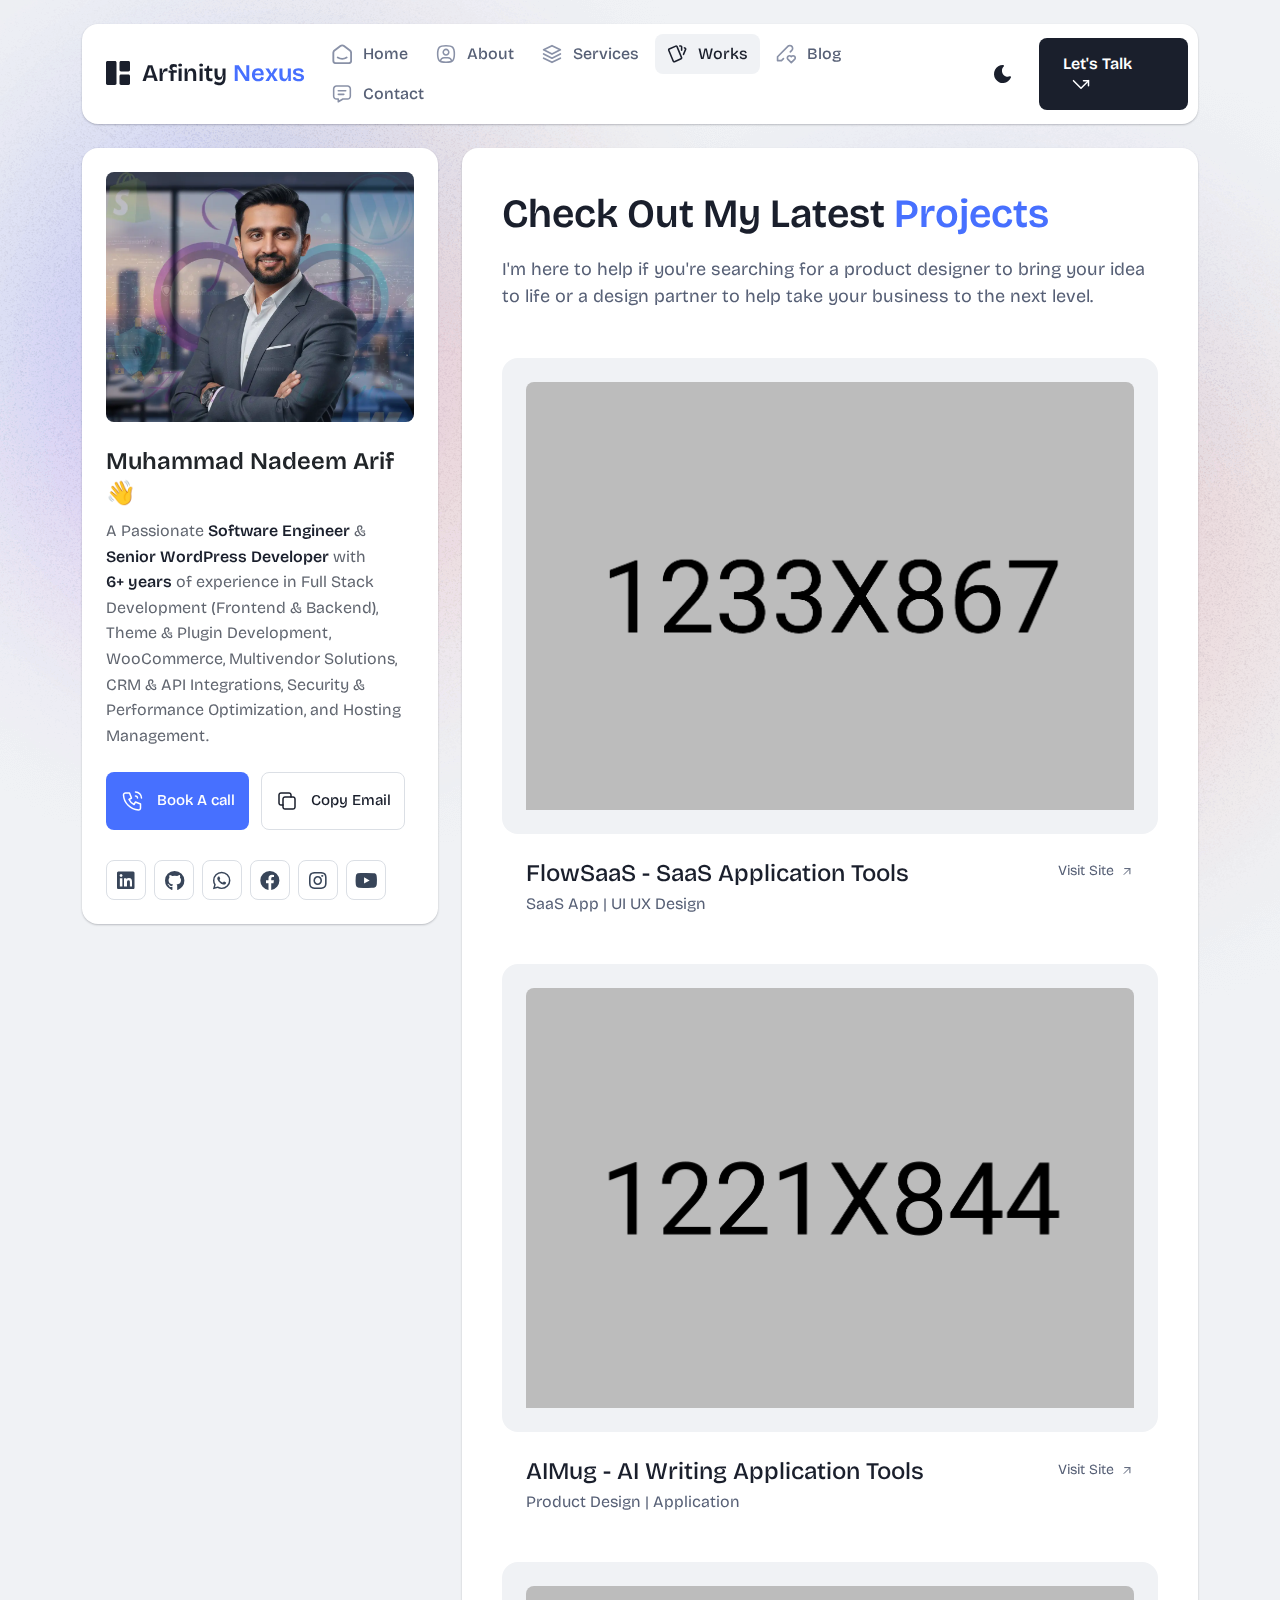
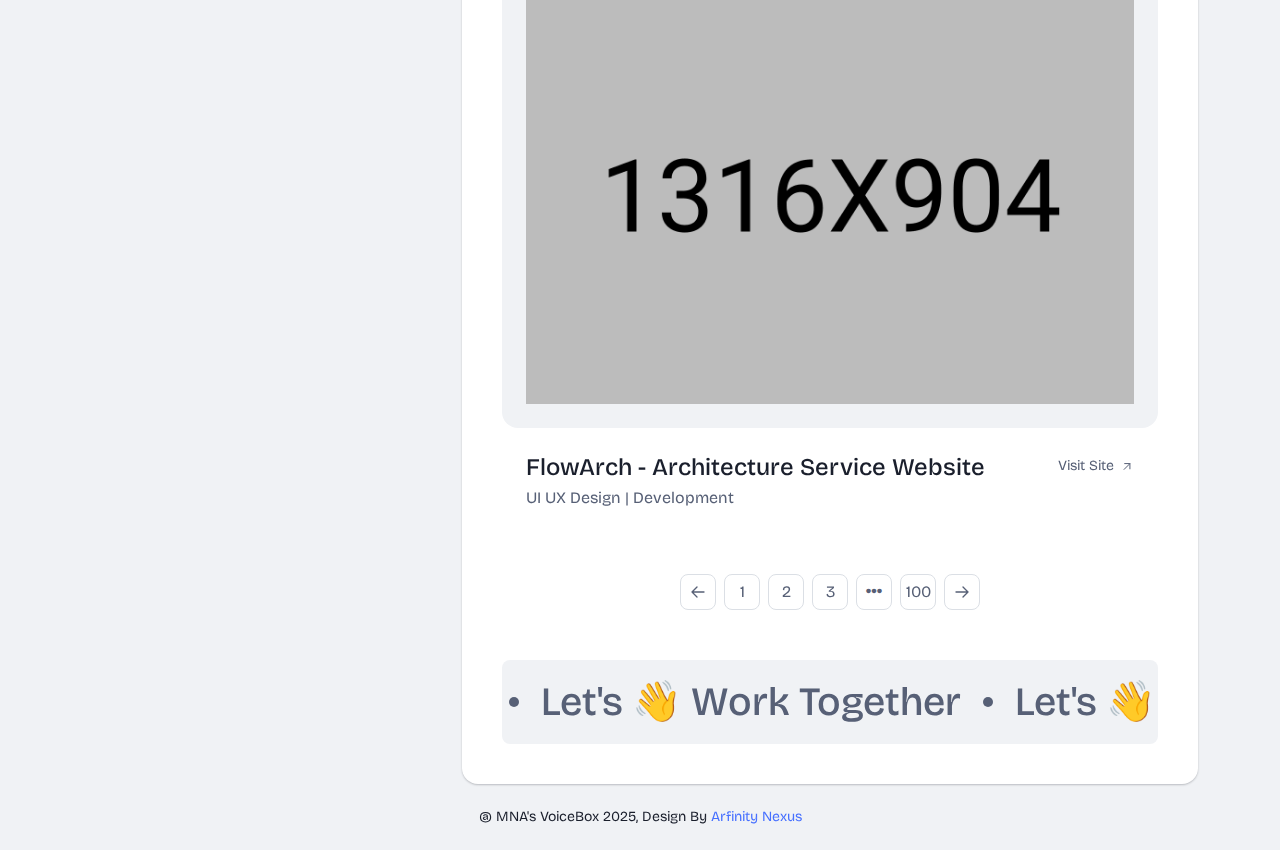
<file: ceo/portfolio.html>
<!DOCTYPE html>
<html lang="en">

<head>
    <meta charset="UTF-8">
    <meta http-equiv="X-UA-Compatible" content="IE=edge">
    <meta name="viewport" content="width=device-width, initial-scale=1">
    <title>Portfolio - Muhammad Nadeem Arif | Senior Software Engineer & Full Stack WordPress Developer</title>
    <meta name="description" content="Muhammad Nadeem Arif – Senior Software Engineer & Full Stack WordPress Developer specializing in WooCommerce, Multivendor, CRM & API Integrations, Security & Performance Optimization, Website Deployment, Hosting & Server Management.">
    <meta name="keywords" content="Senior WordPress Developer, WooCommerce Expert, Full Stack Developer, Multivendor Specialist, Portfolio, Muhammad Nadeem Arif, CRM Integration, Restful APIs, API Integrations">
    <link rel="icon" type="image/png" sizes="32x32" href="assets/favicon_io/favicon-32x32.png">
    <link rel="icon" type="image/png" sizes="16x16" href="assets/favicon_io/favicon-16x16.png">
    <link rel="shortcut icon" href="assets/favicon_io/favicon.ico">
    <link rel="apple-touch-icon" href="assets/favicon_io/apple-touch-icon.png">
    <link rel="icon" type="image/png" sizes="192x192" href="assets/favicon_io/android-chrome-192x192.png">
    <link rel="icon" type="image/png" sizes="512x512" href="assets/favicon_io/android-chrome-512x512.png">
    <link rel="manifest" href="assets/favicon_io/site.webmanifest">
    <meta property="og:title" content="Muhammad Nadeem Arif - Senior Software Engineer & Full Stack WordPress Developer">
    <meta property="og:description" content="Senior Software Engineer & Full Stack WordPress Developer specializing in WooCommerce, Multivendor, CRM & API Integrations, Security & Performance Optimization, Website Deployment, Hosting & Server Management.">
    <meta property="og:image" content="https://mnadeemarif786.github.io/assets/img/preview.jpg">
    <meta property="og:url" content="https://mnadeemarif786.github.io">
    <meta property="og:type" content="website">

    <meta name="twitter:card" content="summary_large_image">
    <meta name="twitter:title" content="Muhammad Nadeem Arif - Senior Software Engineer & Full Stack WordPress Developer">
    <meta name="twitter:description" content="Senior Software Engineer & Full Stack WordPress Developer specializing in WooCommerce, Multivendor, CRM & API Integrations, Security & Performance Optimization, Website Deployment, Hosting & Server Management.">
    <meta name="twitter:image" content="https://mnadeemarif786.github.io/assets/img/preview.jpg">
    <!-- CSS here -->
    <link rel="stylesheet" href="assets/css/bootstrap.min.css">
    <link rel="stylesheet" href="assets/fontawsome/css/all.min.css">
    <link rel="stylesheet" href="assets/fontawsome/css/fontawesome.min.css">
    <link rel="stylesheet" href="assets/css/slick.css">
    <link rel="stylesheet" href="assets/css/magnific-popup.css">
    <link rel="stylesheet" href="assets/css/style.css">
    <link rel="stylesheet" href="assets/css/responsive.css" media="(max-width: 1400px)">
</head>

<body>
  <div id="page-content">
    <!-- header part start -->
    <header class="header-area">
      <nav class="navbar">
        <div class="container">
          <div class="menu-container">
            <div class="logo">
              <a class="navbar-brand me-0" href="index.html">
                <svg width="24" height="24" viewBox="0 0 24 24" fill="none" xmlns="http://www.w3.org/2000/svg">
                  <path
                    d="M0 1.5C0 1.10218 0.158035 0.720644 0.43934 0.43934C0.720644 0.158035 1.10218 0 1.5 0L9 0C9.39782 0 9.77936 0.158035 10.0607 0.43934C10.342 0.720644 10.5 1.10218 10.5 1.5V22.5C10.5 22.8978 10.342 23.2794 10.0607 23.5607C9.77936 23.842 9.39782 24 9 24H1.5C1.10218 24 0.720644 23.842 0.43934 23.5607C0.158035 23.2794 0 22.8978 0 22.5V1.5ZM13.5 1.5C13.5 1.10218 13.658 0.720644 13.9393 0.43934C14.2206 0.158035 14.6022 0 15 0L22.5 0C22.8978 0 23.2794 0.158035 23.5607 0.43934C23.842 0.720644 24 1.10218 24 1.5V9C24 9.39782 23.842 9.77936 23.5607 10.0607C23.2794 10.342 22.8978 10.5 22.5 10.5H15C14.6022 10.5 14.2206 10.342 13.9393 10.0607C13.658 9.77936 13.5 9.39782 13.5 9V1.5ZM13.5 15C13.5 14.6022 13.658 14.2206 13.9393 13.9393C14.2206 13.658 14.6022 13.5 15 13.5H22.5C22.8978 13.5 23.2794 13.658 23.5607 13.9393C23.842 14.2206 24 14.6022 24 15V22.5C24 22.8978 23.842 23.2794 23.5607 23.5607C23.2794 23.842 22.8978 24 22.5 24H15C14.6022 24 14.2206 23.842 13.9393 23.5607C13.658 23.2794 13.5 22.8978 13.5 22.5V15Z"
                    class="logo-icon" />
                </svg>
                <span>Arfinity <span class="primary">Nexus</span></span>
              </a>
            </div>
            <div class="navbar-main d-flex flex-grow-1">
              <div class="logo inner-logo d-block d-xl-none">
                <a class="navbar-brand me-0" href="index.html">
                  <svg width="24" height="24" viewBox="0 0 24 24" fill="none" xmlns="http://www.w3.org/2000/svg">
                    <path
                      d="M0 1.5C0 1.10218 0.158035 0.720644 0.43934 0.43934C0.720644 0.158035 1.10218 0 1.5 0L9 0C9.39782 0 9.77936 0.158035 10.0607 0.43934C10.342 0.720644 10.5 1.10218 10.5 1.5V22.5C10.5 22.8978 10.342 23.2794 10.0607 23.5607C9.77936 23.842 9.39782 24 9 24H1.5C1.10218 24 0.720644 23.842 0.43934 23.5607C0.158035 23.2794 0 22.8978 0 22.5V1.5ZM13.5 1.5C13.5 1.10218 13.658 0.720644 13.9393 0.43934C14.2206 0.158035 14.6022 0 15 0L22.5 0C22.8978 0 23.2794 0.158035 23.5607 0.43934C23.842 0.720644 24 1.10218 24 1.5V9C24 9.39782 23.842 9.77936 23.5607 10.0607C23.2794 10.342 22.8978 10.5 22.5 10.5H15C14.6022 10.5 14.2206 10.342 13.9393 10.0607C13.658 9.77936 13.5 9.39782 13.5 9V1.5ZM13.5 15C13.5 14.6022 13.658 14.2206 13.9393 13.9393C14.2206 13.658 14.6022 13.5 15 13.5H22.5C22.8978 13.5 23.2794 13.658 23.5607 13.9393C23.842 14.2206 24 14.6022 24 15V22.5C24 22.8978 23.842 23.2794 23.5607 23.5607C23.2794 23.842 22.8978 24 22.5 24H15C14.6022 24 14.2206 23.842 13.9393 23.5607C13.658 23.2794 13.5 22.8978 13.5 22.5V15Z"
                      class="logo-icon" />
                  </svg>
                  <span>Arfinity <span class="primary">Nexus</span></span>
                </a>
              </div>
              <ul class="navbar-info mx-auto">
                <li class="nav-item">
                  <a class="nav-link" aria-current="page" href="index.html">
                    <svg class="nav-icon" viewBox="0 0 15 15" fill="none" xmlns="http://www.w3.org/2000/svg">
                      <path
                        d="M13.475 4.92481L9.03083 1.46814C8.64082 1.16473 8.1608 1 7.66667 1C7.17254 1 6.69251 1.16473 6.3025 1.46814L1.8575 4.92481C1.59037 5.13254 1.37424 5.39858 1.22563 5.7026C1.07701 6.00662 0.99984 6.34058 1 6.67897V12.679C1 13.121 1.17559 13.5449 1.48816 13.8575C1.80072 14.17 2.22464 14.3456 2.66667 14.3456H12.6667C13.1087 14.3456 13.5326 14.17 13.8452 13.8575C14.1577 13.5449 14.3333 13.121 14.3333 12.679V6.67897C14.3333 5.99314 14.0167 5.34564 13.475 4.92481Z"
                        stroke-width="1.4" stroke-linecap="round" stroke-linejoin="round" />
                      <path d="M10.9753 10.1665C9.13359 11.2773 6.14859 11.2773 4.30859 10.1665" stroke-width="1.4"
                        stroke-linecap="round" stroke-linejoin="round" />
                    </svg>

                    <span>Home</span>
                  </a>
                </li>
                <li class="nav-item">
                  <a class="nav-link" href="about.html">
                    <svg class="nav-icon" viewBox="0 0 18 18" fill="none" xmlns="http://www.w3.org/2000/svg">
                      <path
                        d="M9 9.8335C9.66304 9.8335 10.2989 9.5701 10.7678 9.10126C11.2366 8.63242 11.5 7.99654 11.5 7.3335C11.5 6.67045 11.2366 6.03457 10.7678 5.56573C10.2989 5.09689 9.66304 4.8335 9 4.8335C8.33696 4.8335 7.70107 5.09689 7.23223 5.56573C6.76339 6.03457 6.5 6.67045 6.5 7.3335C6.5 7.99654 6.76339 8.63242 7.23223 9.10126C7.70107 9.5701 8.33696 9.8335 9 9.8335Z"
                        stroke-width="1.4" stroke-linecap="round" stroke-linejoin="round" />
                      <path
                        d="M9 1.5C15 1.5 16.5 3 16.5 9C16.5 15 15 16.5 9 16.5C3 16.5 1.5 15 1.5 9C1.5 3 3 1.5 9 1.5Z"
                        stroke-width="1.4" stroke-linecap="round" stroke-linejoin="round" />
                      <path
                        d="M4 15.7085V15.6668C4 14.7828 4.35119 13.9349 4.97631 13.3098C5.60143 12.6847 6.44928 12.3335 7.33333 12.3335H10.6667C11.5507 12.3335 12.3986 12.6847 13.0237 13.3098C13.6488 13.9349 14 14.7828 14 15.6668V15.7085"
                        stroke-width="1.4" stroke-linecap="round" stroke-linejoin="round" />
                    </svg>
                    About
                  </a>
                </li>
                <li class="nav-item">
                  <a class="nav-link" href="services.html">
                    <svg class="nav-icon" viewBox="0 0 16 16" fill="none" xmlns="http://www.w3.org/2000/svg">
                      <path d="M7.99967 1.3335L1.33301 4.66683L7.99967 8.00016L14.6663 4.66683L7.99967 1.3335Z"
                        stroke-width="1.4" stroke-linecap="round" stroke-linejoin="round" />
                      <path d="M1.33301 8L7.99967 11.3333L14.6663 8" stroke-width="1.4" stroke-linecap="round"
                        stroke-linejoin="round" />
                      <path d="M1.33301 11.3335L7.99967 14.6668L14.6663 11.3335" stroke-width="1.4"
                        stroke-linecap="round" stroke-linejoin="round" />
                    </svg>
                    Services
                  </a>
                </li>
                <li class="nav-item">
                  <a class="nav-link active" href="portfolio.html">
                    <svg class="nav-icon" viewBox="0 0 18 17" fill="none" xmlns="http://www.w3.org/2000/svg">
                      <path
                        d="M2.00326 3.99733L7.95159 1.40649C8.04974 1.36442 8.15533 1.34243 8.26212 1.34181C8.3689 1.34119 8.47473 1.36196 8.57337 1.40289C8.67201 1.44382 8.76145 1.50408 8.83642 1.58013C8.9114 1.65617 8.97039 1.74646 9.00992 1.84566L13.1133 11.764C13.1985 11.9651 13.2014 12.1917 13.1213 12.3949C13.0412 12.5982 12.8845 12.7618 12.6849 12.8507L6.73742 15.4415C6.63922 15.4837 6.53356 15.5058 6.42668 15.5065C6.3198 15.5072 6.21387 15.4864 6.11514 15.4455C6.0164 15.4046 5.92688 15.3442 5.85184 15.2681C5.7768 15.192 5.71778 15.1016 5.67826 15.0023L1.57492 5.08316C1.48963 4.88204 1.48673 4.65546 1.56684 4.45222C1.64696 4.24898 1.80367 4.08616 2.00326 3.99733Z"
                        stroke-width="1.4" stroke-linecap="round" stroke-linejoin="round" />
                      <path
                        d="M11.5 1.3335H12.3333C12.5543 1.3335 12.7663 1.42129 12.9226 1.57757C13.0789 1.73385 13.1667 1.94582 13.1667 2.16683V5.0835"
                        stroke-width="1.4" stroke-linecap="round" stroke-linejoin="round" />
                      <path
                        d="M15.6663 3C15.8863 3.09333 16.0997 3.18083 16.3063 3.2625C16.5098 3.34882 16.6706 3.51241 16.7534 3.71729C16.8362 3.92217 16.8343 4.15155 16.748 4.355L14.833 8.83334"
                        stroke-width="1.4" stroke-linecap="round" stroke-linejoin="round" />
                    </svg>
                    Works
                  </a>
                </li>
                <li class="nav-item">
                  <a class="nav-link" href="blog.html">
                    <svg class="nav-icon" viewBox="0 0 17 16" fill="none" xmlns="http://www.w3.org/2000/svg">
                      <path
                        d="M12.1663 6.16676L13.4163 4.91676C13.6352 4.69789 13.8088 4.43805 13.9273 4.15208C14.0457 3.86612 14.1067 3.55962 14.1067 3.25009C14.1067 2.94056 14.0457 2.63406 13.9273 2.3481C13.8088 2.06213 13.6352 1.80229 13.4163 1.58342C13.1975 1.36455 12.9376 1.19094 12.6517 1.07248C12.3657 0.954033 12.0592 0.893066 11.7497 0.893066C11.4401 0.893066 11.1336 0.954033 10.8477 1.07248C10.5617 1.19094 10.3019 1.36455 10.083 1.58342L1.33301 10.3334V13.6668H4.66634L6.33301 12.0001"
                        stroke-width="1.4" stroke-linecap="round" stroke-linejoin="round" />
                      <path
                        d="M13.0004 15.3335L15.7921 12.5968C15.9633 12.4307 16.0995 12.232 16.1926 12.0124C16.2857 11.7927 16.3339 11.5567 16.3343 11.3181C16.3347 11.0796 16.2873 10.8434 16.1948 10.6235C16.1024 10.4035 15.9669 10.2044 15.7963 10.0377C15.448 9.69712 14.9806 9.50602 14.4935 9.50509C14.0065 9.50415 13.5383 9.69346 13.1888 10.0327L13.0021 10.216L12.8163 10.0327C12.4681 9.69237 12.0008 9.50143 11.5139 9.50049C11.0271 9.49956 10.5591 9.68871 10.2096 10.0277C10.0383 10.1937 9.9021 10.3924 9.80891 10.612C9.71572 10.8316 9.66746 11.0677 9.667 11.3062C9.66653 11.5447 9.71386 11.781 9.80619 12.0009C9.89853 12.2209 10.034 12.4201 10.2046 12.5868L13.0004 15.3335Z"
                        stroke-width="1.4" stroke-linecap="round" stroke-linejoin="round" />
                    </svg>
                    Blog
                  </a>
                </li>
                <li class="nav-item">
                  <a class="nav-link" href="contact.html">
                    <svg class="nav-icon" viewBox="0 0 18 17" fill="none" xmlns="http://www.w3.org/2000/svg">
                      <path d="M5.66699 5.5H12.3337" stroke-width="1.4" stroke-linecap="round"
                        stroke-linejoin="round" />
                      <path d="M5.66699 8.8335H10.667" stroke-width="1.4" stroke-linecap="round"
                        stroke-linejoin="round" />
                      <path
                        d="M14 1.3335C14.663 1.3335 15.2989 1.59689 15.7678 2.06573C16.2366 2.53457 16.5 3.17045 16.5 3.8335V10.5002C16.5 11.1632 16.2366 11.7991 15.7678 12.2679C15.2989 12.7368 14.663 13.0002 14 13.0002H9.83333L5.66667 15.5002V13.0002H4C3.33696 13.0002 2.70107 12.7368 2.23223 12.2679C1.76339 11.7991 1.5 11.1632 1.5 10.5002V3.8335C1.5 3.17045 1.76339 2.53457 2.23223 2.06573C2.70107 1.59689 3.33696 1.3335 4 1.3335H14Z"
                        stroke-width="1.4" stroke-linecap="round" stroke-linejoin="round" />
                    </svg>
                    Contact
                  </a>
                </li>
              </ul>
              <div class="header-right-info d-flex align-items-center">
                <button class="theme-control-btn">
                  <span class="dark">
                    <svg width="24" height="24" viewBox="0 0 24 24" fill="none" xmlns="http://www.w3.org/2000/svg">
                      <path
                        d="M11.8005 3C10.207 3.0003 8.64356 3.44286 7.27683 4.28049C5.91011 5.11811 4.79139 6.31937 4.04002 7.75612C3.28865 9.19288 2.93281 10.8112 3.01046 12.4386C3.08811 14.0659 3.59633 15.6411 4.48091 16.9963C5.3655 18.3514 6.59326 19.4356 8.03324 20.1333C9.47322 20.8309 11.0714 21.1157 12.6573 20.9574C14.2432 20.7991 15.7573 20.2036 17.0381 19.2344C18.319 18.2652 19.3185 16.9587 19.9301 15.4542C20.2302 14.7162 19.5111 13.9746 18.7875 14.2752C17.5475 14.7888 16.1706 14.8418 14.8963 14.425C13.622 14.0082 12.5308 13.1479 11.8126 11.9937C11.0943 10.8396 10.7943 9.4645 10.9648 8.10764C11.1353 6.75077 11.7655 5.49792 12.7458 4.5669L12.8136 4.4949C13.2986 3.9279 12.913 3.0072 12.1464 3.0072H11.9122L11.8524 3.0018L11.7996 3H11.8005Z"
                        fill="#1A1F2C" />
                    </svg>
                    <small class="theme-text d-block d-xl-none">Change appearance</small>
                  </span>
                  <span class="light">
                    <svg width="24" height="24" viewBox="0 0 24 24" fill="none" xmlns="http://www.w3.org/2000/svg">
                      <path
                        d="M12 19C12.2449 19 12.4813 19.09 12.6644 19.2527C12.8474 19.4155 12.9643 19.6397 12.993 19.883L13 20V21C12.9997 21.2549 12.9021 21.5 12.7272 21.6854C12.5522 21.8707 12.313 21.9822 12.0586 21.9972C11.8042 22.0121 11.5536 21.9293 11.3582 21.7657C11.1627 21.6021 11.0371 21.3701 11.007 21.117L11 21V20C11 19.7348 11.1054 19.4804 11.2929 19.2929C11.4804 19.1054 11.7348 19 12 19Z"
                        fill="#FD7E41" />
                      <path
                        d="M18.3127 16.9099L18.4067 16.9929L19.1067 17.6929C19.2861 17.8729 19.3902 18.1144 19.398 18.3683C19.4057 18.6223 19.3165 18.8697 19.1485 19.0602C18.9804 19.2508 18.7462 19.3702 18.4933 19.3943C18.2403 19.4184 17.9877 19.3454 17.7867 19.1899L17.6927 19.1069L16.9927 18.4069C16.8202 18.2347 16.7165 18.0053 16.7012 17.7619C16.6859 17.5186 16.76 17.278 16.9097 17.0855C17.0593 16.893 17.2741 16.7618 17.5137 16.7166C17.7533 16.6713 18.0012 16.7152 18.2107 16.8399L18.3127 16.9099Z"
                        fill="#FD7E41" />
                      <path
                        d="M7.00747 16.993C7.17965 17.1652 7.28308 17.3943 7.29836 17.6373C7.31364 17.8803 7.23972 18.1206 7.09047 18.313L7.00747 18.407L6.30747 19.107C6.12751 19.2863 5.88604 19.3905 5.63209 19.3982C5.37814 19.406 5.13076 19.3168 4.94019 19.1487C4.74963 18.9807 4.63017 18.7464 4.60607 18.4935C4.58198 18.2406 4.65506 17.988 4.81047 17.787L4.89347 17.693L5.59347 16.993C5.781 16.8055 6.03531 16.7002 6.30047 16.7002C6.56563 16.7002 6.81994 16.8055 7.00747 16.993Z"
                        fill="#FD7E41" />
                      <path
                        d="M3.99987 11C4.25475 11.0003 4.4999 11.0979 4.68524 11.2728C4.87057 11.4478 4.9821 11.687 4.99704 11.9414C5.01198 12.1958 4.92919 12.4464 4.7656 12.6418C4.60201 12.8373 4.36996 12.9629 4.11687 12.993L3.99987 13H2.99987C2.74499 12.9997 2.49984 12.9021 2.3145 12.7272C2.12916 12.5522 2.01763 12.313 2.0027 12.0586C1.98776 11.8042 2.07054 11.5536 2.23413 11.3582C2.39772 11.1627 2.62977 11.0371 2.88287 11.007L2.99987 11H3.99987Z"
                        fill="#FD7E41" />
                      <path
                        d="M20.9999 11C21.2547 11.0003 21.4999 11.0979 21.6852 11.2728C21.8706 11.4478 21.9821 11.687 21.997 11.9414C22.012 12.1958 21.9292 12.4464 21.7656 12.6418C21.602 12.8373 21.37 12.9629 21.1169 12.993L20.9999 13H19.9999C19.745 12.9997 19.4998 12.9021 19.3145 12.7272C19.1292 12.5522 19.0176 12.313 19.0027 12.0586C18.9878 11.8042 19.0705 11.5536 19.2341 11.3582C19.3977 11.1627 19.6298 11.0371 19.8829 11.007L19.9999 11H20.9999Z"
                        fill="#FD7E41" />
                      <path
                        d="M6.21264 4.80985L6.30664 4.89285L7.00664 5.59285C7.18599 5.77281 7.29011 6.01429 7.29787 6.26824C7.30562 6.52219 7.21642 6.76957 7.04839 6.96013C6.88036 7.1507 6.64609 7.27016 6.39316 7.29425C6.14024 7.31834 5.88763 7.24526 5.68664 7.08985L5.59264 7.00685L4.89264 6.30685C4.72073 6.13453 4.61757 5.90543 4.6025 5.66248C4.58744 5.41954 4.6615 5.17945 4.8108 4.98721C4.9601 4.79497 5.1744 4.66378 5.41351 4.61824C5.65262 4.57271 5.90013 4.61594 6.10964 4.73985L6.21264 4.80985Z"
                        fill="#FD7E41" />
                      <path
                        d="M19.1071 4.89288C19.2793 5.06508 19.3827 5.29418 19.398 5.5372C19.4132 5.78023 19.3393 6.02048 19.1901 6.21288L19.1071 6.30688L18.4071 7.00688C18.2271 7.18623 17.9856 7.29036 17.7317 7.29811C17.4777 7.30587 17.2304 7.21667 17.0398 7.04864C16.8492 6.8806 16.7298 6.64633 16.7057 6.39341C16.6816 6.14049 16.7547 5.88788 16.9101 5.68688L16.9931 5.59288L17.6931 4.89288C17.8806 4.70541 18.1349 4.6001 18.4001 4.6001C18.6652 4.6001 18.9196 4.70541 19.1071 4.89288Z"
                        fill="#FD7E41" />
                      <path
                        d="M12 2C12.2449 2.00003 12.4813 2.08996 12.6644 2.25272C12.8474 2.41547 12.9643 2.63975 12.993 2.883L13 3V4C12.9997 4.25488 12.9021 4.50003 12.7272 4.68537C12.5522 4.8707 12.313 4.98223 12.0586 4.99717C11.8042 5.01211 11.5536 4.92933 11.3582 4.76573C11.1627 4.60214 11.0371 4.3701 11.007 4.117L11 4V3C11 2.73478 11.1054 2.48043 11.2929 2.29289C11.4804 2.10536 11.7348 2 12 2Z"
                        fill="#FD7E41" />
                      <path
                        d="M12 7C12.9797 6.99994 13.9378 7.28769 14.7553 7.8275C15.5729 8.36731 16.2138 9.1354 16.5986 10.0364C16.9833 10.9373 17.0949 11.9315 16.9195 12.8953C16.7441 13.8592 16.2893 14.7502 15.6118 15.4579C14.9343 16.1655 14.0638 16.6585 13.1085 16.8756C12.1532 17.0928 11.1552 17.0245 10.2383 16.6793C9.3215 16.334 8.52629 15.7271 7.95146 14.9338C7.37663 14.1405 7.04752 13.1958 7.005 12.217L7 12L7.005 11.783C7.06092 10.4958 7.61161 9.27978 8.54222 8.38866C9.47284 7.49754 10.7115 7.00007 12 7Z"
                        fill="#FD7E41" />
                    </svg>
                    <small class="theme-text d-block d-xl-none">Change appearance</small>
                  </span>
                </button>
                <a href="contact.html" class="lets-talk-btn">
                  Let's Talk
                  <svg class="icon" width="20" height="20" viewBox="0 0 20 20" fill="none"
                    xmlns="http://www.w3.org/2000/svg">
                    <path d="M17.5 11.6665V6.6665H12.5" stroke="white" stroke-width="1.5" stroke-linecap="round"
                      stroke-linejoin="round" />
                    <path d="M17.5 6.6665L10 14.1665L2.5 6.6665" stroke="white" stroke-width="1.5"
                      stroke-linecap="round" stroke-linejoin="round" />
                  </svg>
                </a>
              </div>
            </div>
            <div class="mobile-menu-overlay d-block d-lg-none"></div>
            <div class="mobile-menu-control-bar d-block d-xl-none">
              <button class="mobile-menu-control-bar">
                <i class="fas fa-bars"></i>
              </button>
            </div>
          </div>
        </div>
      </nav>
    </header>
    <!-- header part end -->

    <!-- main area part start -->
    <main>

      <section class="content-box-area mt-4">
        <div class="container">
          <div class="row g-4">
            <div class="col-xl-4">
              <div class="card profile-card">
                <div class="card-body">
                  <div class="image text-center">
                    <img src="assets/img/images/mnadeemarif.webp" alt="profile">
                  </div>
                  <div class="text">
                    <h1 class="card-title">Muhammad Nadeem Arif 👋</h1>
                    <h2 class="tagline">A Passionate <span>Software Engineer</span> & <span>Senior WordPress Developer</span> with
                      <span>6+
                        years</span> of experience in Full Stack Development (Frontend & Backend), Theme & Plugin Development, WooCommerce, Multivendor Solutions, CRM & API Integrations, Security & Performance Optimization, and Hosting Management.</h2>
                    <div class="common-button-groups">
                      <a class="btn btn-call" href="https://wa.me/923078810146?text=Hi%20Muhammad%2C%20I%20just%20visited%20your%20portfolio%20website%20and%20I'm%20interested%20in%20discussing%20a%20project.%20I%20want%20to%20schedule%20a%20call%20with%20you.%20Please%20let%20me%20know%20a%20suitable%20time." target="_blank" rel="noopener noreferrer">
                        <svg class="icon" width="25" height="24" viewBox="0 0 25 24" fill="none"
                          xmlns="http://www.w3.org/2000/svg">
                          <path
                            d="M5.5 4H9.5L11.5 9L9 10.5C10.071 12.6715 11.8285 14.429 14 15.5L15.5 13L20.5 15V19C20.5 19.5304 20.2893 20.0391 19.9142 20.4142C19.5391 20.7893 19.0304 21 18.5 21C14.5993 20.763 10.9202 19.1065 8.15683 16.3432C5.3935 13.5798 3.73705 9.90074 3.5 6C3.5 5.46957 3.71071 4.96086 4.08579 4.58579C4.46086 4.21071 4.96957 4 5.5 4Z"
                            stroke="white" stroke-width="1.5" stroke-linecap="round" stroke-linejoin="round" />
                          <path
                            d="M15.5 7C16.0304 7 16.5391 7.21071 16.9142 7.58579C17.2893 7.96086 17.5 8.46957 17.5 9"
                            stroke="white" stroke-width="1.5" stroke-linecap="round" stroke-linejoin="round" />
                          <path d="M15.5 3C17.0913 3 18.6174 3.63214 19.7426 4.75736C20.8679 5.88258 21.5 7.4087 21.5 9"
                            stroke="white" stroke-width="1.5" stroke-linecap="round" stroke-linejoin="round" />
                        </svg>
                        <!-- <i class="fab fa-whatsapp"></i> -->
                        Book A call
                      </a>
                      <button class="btn btn-copy" data-clipboard-text="mnadeemarif786@gmail.com">
                        <svg class="icon" width="24" height="24" viewBox="0 0 24 24" fill="none"
                          xmlns="http://www.w3.org/2000/svg">
                          <path
                            d="M8 10C8 9.46957 8.21071 8.96086 8.58579 8.58579C8.96086 8.21071 9.46957 8 10 8H18C18.5304 8 19.0391 8.21071 19.4142 8.58579C19.7893 8.96086 20 9.46957 20 10V18C20 18.5304 19.7893 19.0391 19.4142 19.4142C19.0391 19.7893 18.5304 20 18 20H10C9.46957 20 8.96086 19.7893 8.58579 19.4142C8.21071 19.0391 8 18.5304 8 18V10Z"
                            stroke-width="1.5" stroke-linecap="round" stroke-linejoin="round" />
                          <path
                            d="M16 8V6C16 5.46957 15.7893 4.96086 15.4142 4.58579C15.0391 4.21071 14.5304 4 14 4H6C5.46957 4 4.96086 4.21071 4.58579 4.58579C4.21071 4.96086 4 5.46957 4 6V14C4 14.5304 4.21071 15.0391 4.58579 15.4142C4.96086 15.7893 5.46957 16 6 16H8"
                            stroke-width="1.5" stroke-linecap="round" stroke-linejoin="round" />
                        </svg>
                        Copy Email
                      </button>
                    </div>
                    <div class="social-media-icon">
                      <ul class="list-unstyled">
                        <li><a href="https://www.linkedin.com/in/connectwithmna" target="_blank"><i class="fab fa-linkedin"></i></a></li>
                        <li><a href="https://github.com/mnadeemarif786" target="_blank" rel="noopener noreferrer"><i class="fab fa-github"></i></a></li>
                        <li><a href="https://wa.me/923078810146" target="_blank" rel="noopener noreferrer"><i class="fab fa-whatsapp"></i></a></li>
                        <!-- <li><a href="https://twitter.com/mnadeemarif786" target="_blank" rel="noopener noreferrer"><i class="fab fa-twitter"></i></a></li> -->
                        <li><a href="https://www.facebook.com/mnasvoicebox" target="_blank" rel="noopener noreferrer"><i class="fab fa-facebook"></i></a></li>
                        <li><a href="https://www.instagram.com/mnasvoicebox" target="_blank" rel="noopener noreferrer"><i class="fab fa-instagram"></i></a></li>
                        <li><a href="https://www.youtube.com/@mnasvoicebox" target="_blank" rel="noopener noreferrer"><i class="fab fa-youtube"></i></a></li>
                        <!-- <li><a href="https://www.tiktok.com/@mnasvoicebox" target="_blank" rel="noopener noreferrer"><i class="fab fa-tiktok"></i></a></li> -->
                      </ul>
                    </div>
                  </div>
                </div>
              </div>
            </div>
            <div class="col-xl-8">
              <div class="card content-box-card">
                <div class="card-body portfolio-card">
                  <div class="top-info">
                    <div class="text">
                      <h1 class="main-title">Check Out My Latest <span>Projects</span></h1>
                      <p>I'm here to help if you're searching for a product designer to bring your idea to life or a
                        design partner to help take your business to the next level.</p>
                    </div>
                  </div>
                  <div class="portfolio-area">
                    <div class="row g-4 parent-container">
                      <div class="col-lg-12">
                        <div class="portfolio-item">
                          <div class="image">
                            <img src="assets/img/projects/project-1.png" alt="project-1" class="img-fluid w-100">
                            <a href="assets/img/projects/project-1.png"
                              class="gallery-popup full-image-preview parent-container">
                              <svg class="icon" xmlns="http://www.w3.org/2000/svg" viewBox="0 0 20 20" fill="none"
                                stroke="currentColor" stroke-linecap="round" stroke-linejoin="round" stroke-width="1.5">
                                <path d="M10 4.167v11.666M4.167 10h11.666"></path>
                              </svg>
                            </a>
                          </div>
                          <div class="text">
                            <div class="info">
                              <a href="portfolio-details.html" class="title">FlowSaaS - SaaS Application Tools</a>
                              <p class="subtitle">SaaS App | UI UX Design</p>
                            </div>
                            <div class="visite-btn">
                              <a href="portfolio-details.html">Visit Site
                                <svg class="arrow-up" width="14" height="15" viewBox="0 0 14 15" fill="none"
                                  xmlns="http://www.w3.org/2000/svg">
                                  <path d="M9.91634 4.5835L4.08301 10.4168" stroke-linecap="round"
                                    stroke-linejoin="round"></path>
                                  <path d="M4.66699 4.5835H9.91699V9.8335" stroke-linecap="round"
                                    stroke-linejoin="round"></path>
                                </svg>
                              </a>
                            </div>
                          </div>
                        </div>
                      </div>
                      <div class="col-lg-12">
                        <div class="portfolio-item">
                          <div class="image">
                            <img src="assets/img/projects/project-2.png" alt="project-2" class="img-fluid w-100">
                            <a href="assets/img/projects/project-2.png"
                              class="gallery-popup full-image-preview parent-container">
                              <svg class="icon" xmlns="http://www.w3.org/2000/svg" viewBox="0 0 20 20" fill="none"
                                stroke="currentColor" stroke-linecap="round" stroke-linejoin="round" stroke-width="1.5">
                                <path d="M10 4.167v11.666M4.167 10h11.666"></path>
                              </svg>
                            </a>
                          </div>
                          <div class="text">
                            <div class="info">
                              <a href="portfolio-details.html" class="title">AIMug - AI Writing Application Tools</a>
                              <p class="subtitle">Product Design | Application</p>
                            </div>
                            <div class="visite-btn">
                              <a href="portfolio-details.html">Visit Site
                                <svg class="arrow-up" width="14" height="15" viewBox="0 0 14 15" fill="none"
                                  xmlns="http://www.w3.org/2000/svg">
                                  <path d="M9.91634 4.5835L4.08301 10.4168" stroke-linecap="round"
                                    stroke-linejoin="round"></path>
                                  <path d="M4.66699 4.5835H9.91699V9.8335" stroke-linecap="round"
                                    stroke-linejoin="round"></path>
                                </svg>
                              </a>
                            </div>
                          </div>
                        </div>
                      </div>
                      <div class="col-lg-12">
                        <div class="portfolio-item">
                          <div class="image">
                            <img src="assets/img/projects/project-3.png" alt="project-3" class="img-fluid w-100">
                            <a href="assets/img/projects/project-3.png"
                              class="gallery-popup full-image-preview parent-container">
                              <svg class="icon" xmlns="http://www.w3.org/2000/svg" viewBox="0 0 20 20" fill="none"
                                stroke="currentColor" stroke-linecap="round" stroke-linejoin="round" stroke-width="1.5">
                                <path d="M10 4.167v11.666M4.167 10h11.666"></path>
                              </svg>
                            </a>
                          </div>
                          <div class="text">
                            <div class="info">
                              <a href="portfolio-details.html" class="title">FlowArch - Architecture Service Website</a>
                              <p class="subtitle">UI UX Design | Development</p>
                            </div>
                            <div class="visite-btn">
                              <a href="portfolio-details.html">Visit Site
                                <svg class="arrow-up" width="14" height="15" viewBox="0 0 14 15" fill="none"
                                  xmlns="http://www.w3.org/2000/svg">
                                  <path d="M9.91634 4.5835L4.08301 10.4168" stroke-linecap="round"
                                    stroke-linejoin="round"></path>
                                  <path d="M4.66699 4.5835H9.91699V9.8335" stroke-linecap="round"
                                    stroke-linejoin="round"></path>
                                </svg>
                              </a>
                            </div>
                          </div>
                        </div>
                      </div>
                    </div>
                    <div class="pagination">
                      <ul class="list-unstyled">
                        <li class="prev">
                          <button>
                            <svg class="icon" xmlns="http://www.w3.org/2000/svg" fill="none" viewBox="0 0 24 24"
                              stroke-width="2" stroke="currentColor">
                              <path stroke-linecap="round" stroke-linejoin="round"
                                d="M10.5 19.5 3 12m0 0 7.5-7.5M3 12h18"></path>
                            </svg>
                          </button>
                        </li>
                        <li><button>1</button></li>
                        <li><button>2</button></li>
                        <li><button>3</button></li>
                        <li>
                          <button class="next-page-btn">
                            <span class="dots"><i class="fas fa-ellipsis-h"></i></span>
                            <span class="next-page">
                              <svg class="icon icon-arrow-right" xmlns="http://www.w3.org/2000/svg" width="24"
                                height="24" viewBox="0 0 24 24" fill="none" stroke="currentColor" stroke-width="2"
                                stroke-linecap="round" stroke-linejoin="round">
                                <path d="m6 17 5-5-5-5"></path>
                                <path d="m13 17 5-5-5-5"></path>
                              </svg>
                            </span>
                            <span class="next-page-number">Next 4 pages</span>
                          </button>
                        </li>
                        <li><button>100</button></li>
                        <li class="next">
                          <button>
                            <svg class="icon" xmlns="http://www.w3.org/2000/svg" fill="none" viewBox="0 0 24 24"
                              stroke-width="2" stroke="currentColor">
                              <path stroke-linecap="round" stroke-linejoin="round"
                                d="M13.5 4.5 21 12m0 0-7.5 7.5M21 12H3"></path>
                            </svg>
                          </button>
                        </li>
                      </ul>
                    </div>
                  </div>

                  <div class="work-together-slider">
                    <div class="slider-main d-flex gap-4 align-items-center">
                      <div class="slider-item">
                        <a href="contact.html">Let's 👋 Work Together</a>
                        <a href="contact.html">Let's 👋 Work Together</a>
                      </div>
                      <div class="slider-item">
                        <a href="contact.html">Let's 👋 Work Together</a>
                        <a href="contact.html">Let's 👋 Work Together</a>
                      </div>
                    </div>
                  </div>
                </div>
              </div>
            </div>
          </div>
        </div>
      </section>

      <!-- background shape area start -->
      <div class="background-shapes">
        <div class="shape-1 common-shape">
          <img src="assets/img/bg/banner-shape-1.png" alt="banner-shape-1">
        </div>
        <div class="shape-2 common-shape">
          <img src="assets/img/bg/banner-shape-1.png" alt="banner-shape-1">
        </div>
        <div class="threed-shape-1 move-with-cursor" data-value="1">
          <img src="assets/img/bg/object-3d-1.png" alt="object-3d-1">
        </div>
        <div class="threed-shape-2 move-with-cursor" data-value="1">
          <img src="assets/img/bg/object-3d-2.png" alt="object-3d-2">
        </div>
      </div>
      <!-- background shape area end -->
    </main>
    <!-- main area part end -->

    <!-- footer part start -->
    <footer class="footer-area">
      <div class="container">
        <div class="text text-center">
          <p>@ MNA's VoiceBox 2025, Design By <a href="https://mnadeemarif786.github.io">Arfinity Nexus</a></p>
        </div>
      </div>
    </footer>
    <!-- footer part end -->
  </div>

  <!-- JS here -->
  <script src="assets/js/vendor/jquery-3.6.0.min.js"></script>
  <script src="assets/js/bootstrap.bundle.min.js"></script>
  <script src="assets/js/jquery.magnific-popup.min.js"></script>
  <script src="assets/js/ajax-form.js"></script>
  <script src="assets/js/clipboard.min.js"></script>
  <script src="assets/js/slick.min.js"></script>
  <script src="assets/js/script.js"></script>
</body>


</html>
</file>
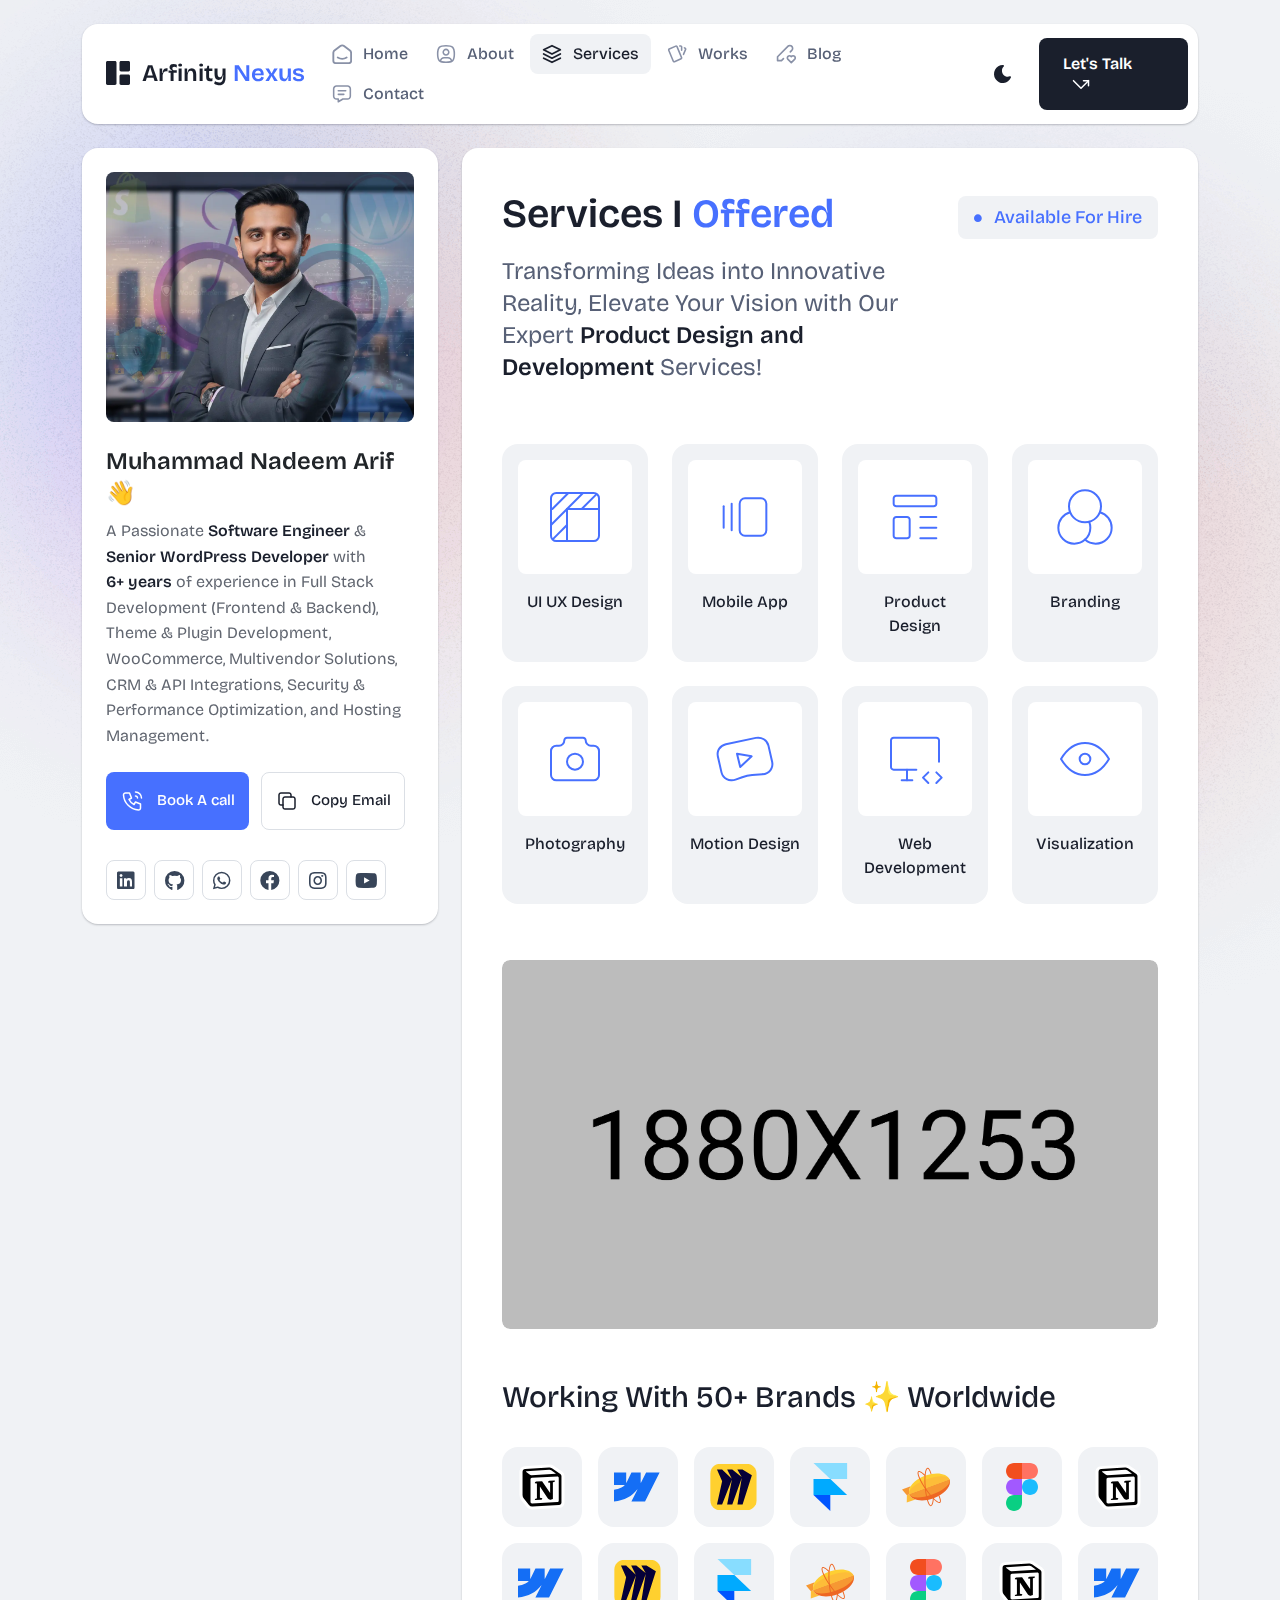
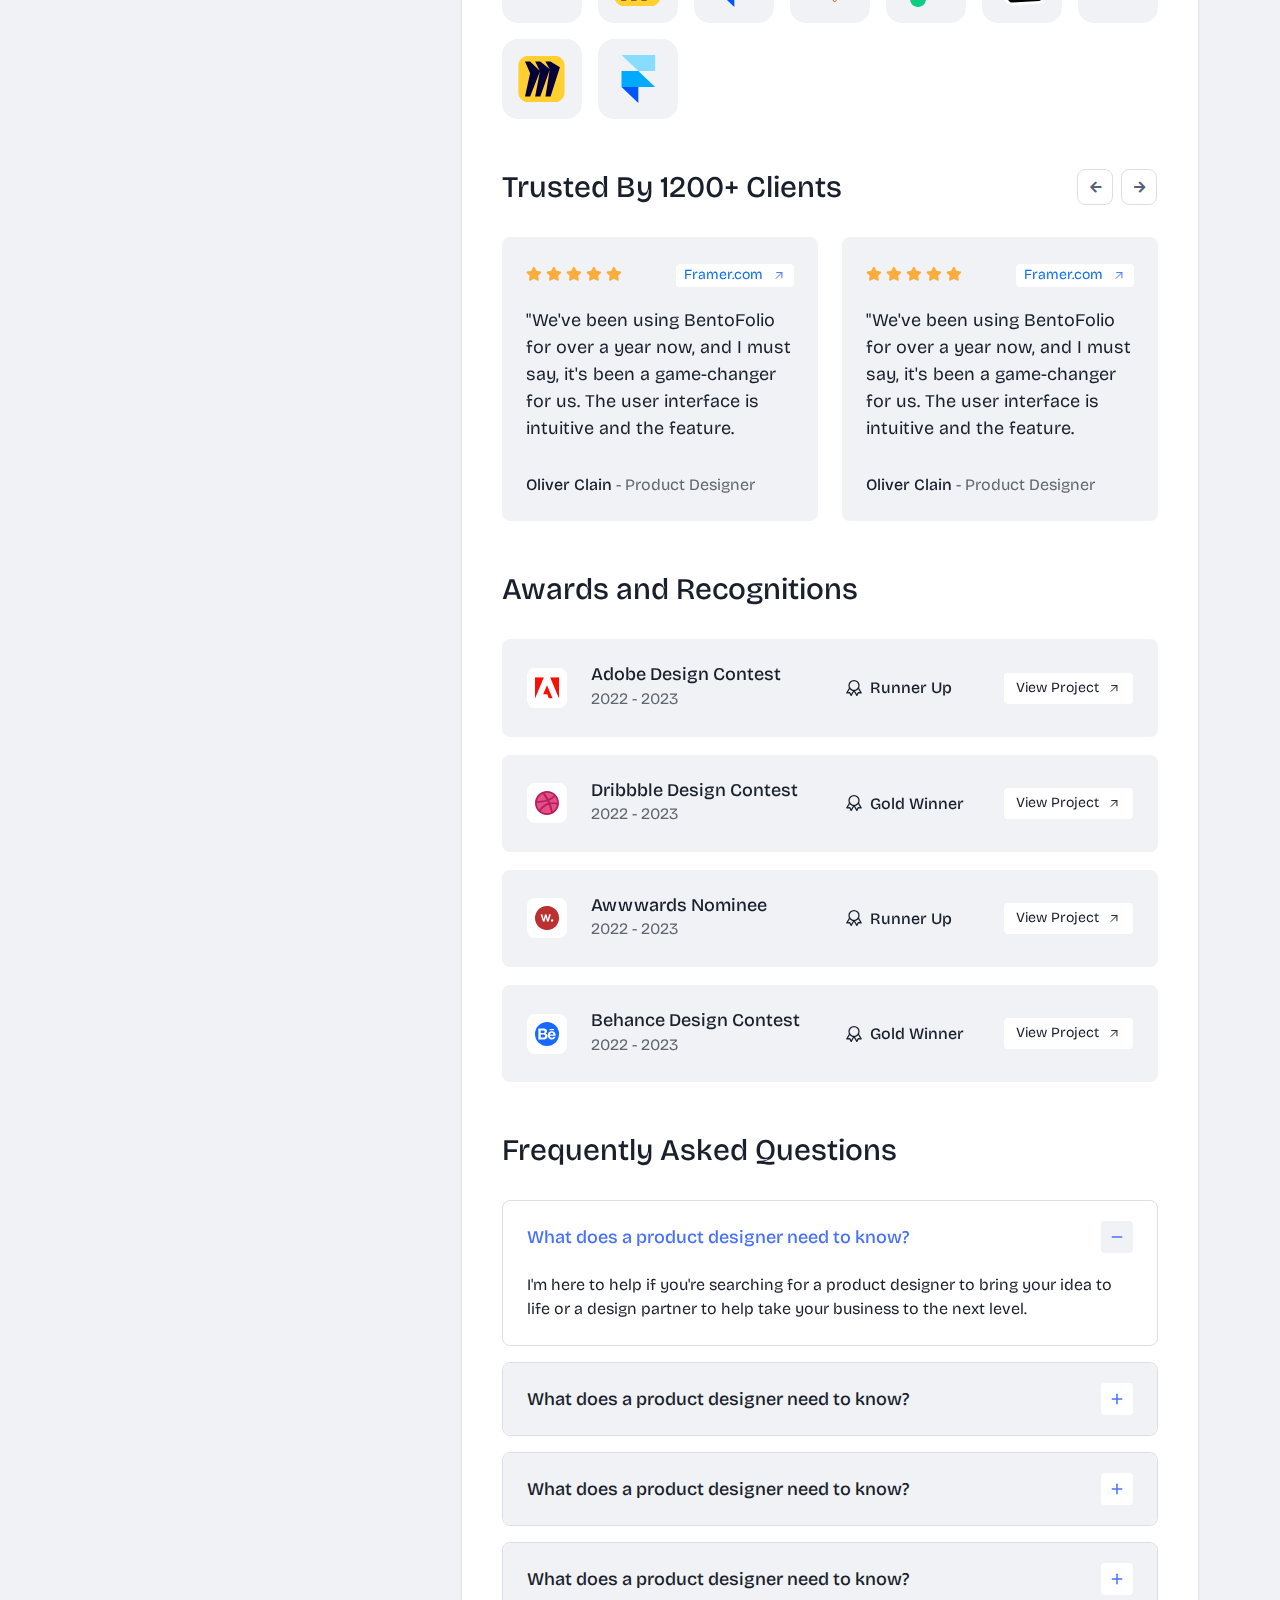
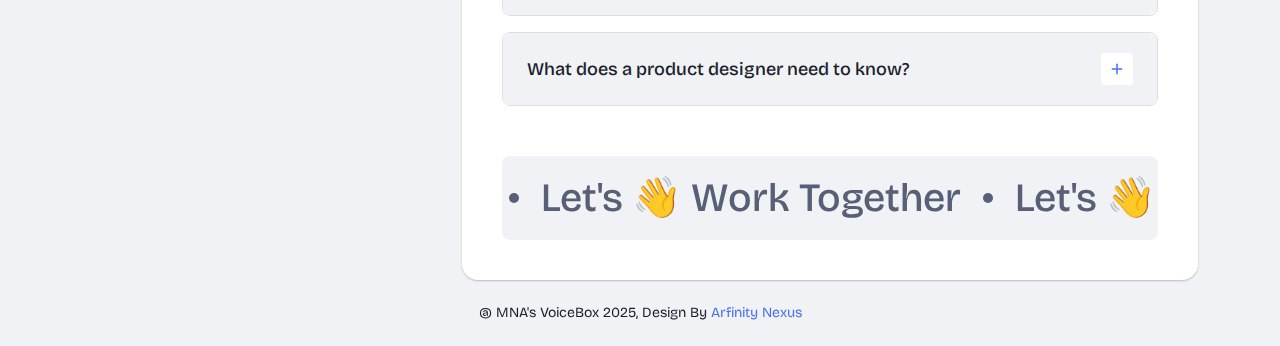
<file: ceo/services.html>
<!DOCTYPE html>
<html lang="en">

<head>
    <meta charset="UTF-8">
    <meta http-equiv="X-UA-Compatible" content="IE=edge">
    <meta name="viewport" content="width=device-width, initial-scale=1">
    <title>Services - Muhammad Nadeem Arif | Senior Software Engineer & Full Stack WordPress Developer</title>
    <meta name="description" content="Muhammad Nadeem Arif – Senior Software Engineer & Full Stack WordPress Developer specializing in WooCommerce, Multivendor, CRM & API Integrations, Security & Performance Optimization, Website Deployment, Hosting & Server Management.">
    <meta name="keywords" content="Senior WordPress Developer, WooCommerce Expert, Full Stack Developer, Multivendor Specialist, Portfolio, Muhammad Nadeem Arif, CRM Integration, Restful APIs, API Integrations">
    <link rel="icon" type="image/png" sizes="32x32" href="assets/favicon_io/favicon-32x32.png">
    <link rel="icon" type="image/png" sizes="16x16" href="assets/favicon_io/favicon-16x16.png">
    <link rel="shortcut icon" href="assets/favicon_io/favicon.ico">
    <link rel="apple-touch-icon" href="assets/favicon_io/apple-touch-icon.png">
    <link rel="icon" type="image/png" sizes="192x192" href="assets/favicon_io/android-chrome-192x192.png">
    <link rel="icon" type="image/png" sizes="512x512" href="assets/favicon_io/android-chrome-512x512.png">
    <link rel="manifest" href="assets/favicon_io/site.webmanifest">
    <meta property="og:title" content="Muhammad Nadeem Arif - Senior Software Engineer & Full Stack WordPress Developer">
    <meta property="og:description" content="Senior Software Engineer & Full Stack WordPress Developer specializing in WooCommerce, Multivendor, CRM & API Integrations, Security & Performance Optimization, Website Deployment, Hosting & Server Management.">
    <meta property="og:image" content="https://mnadeemarif786.github.io/assets/img/preview.jpg">
    <meta property="og:url" content="https://mnadeemarif786.github.io">
    <meta property="og:type" content="website">

    <meta name="twitter:card" content="summary_large_image">
    <meta name="twitter:title" content="Muhammad Nadeem Arif - Senior Software Engineer & Full Stack WordPress Developer">
    <meta name="twitter:description" content="Senior Software Engineer & Full Stack WordPress Developer specializing in WooCommerce, Multivendor, CRM & API Integrations, Security & Performance Optimization, Website Deployment, Hosting & Server Management.">
    <meta name="twitter:image" content="https://mnadeemarif786.github.io/assets/img/preview.jpg">
    <!-- CSS here -->
    <link rel="stylesheet" href="assets/css/bootstrap.min.css">
    <link rel="stylesheet" href="assets/fontawsome/css/all.min.css">
    <link rel="stylesheet" href="assets/fontawsome/css/fontawesome.min.css">
    <link rel="stylesheet" href="assets/css/slick.css">
    <link rel="stylesheet" href="assets/css/magnific-popup.css">
    <link rel="stylesheet" href="assets/css/style.css">
    <link rel="stylesheet" href="assets/css/responsive.css" media="(max-width: 1400px)">
</head>

<body>
  <div id="page-content">
    <!-- header part start -->
    <header class="header-area">
      <nav class="navbar">
        <div class="container">
          <div class="menu-container">
            <div class="logo">
              <a class="navbar-brand me-0" href="index.html">
                <svg width="24" height="24" viewBox="0 0 24 24" fill="none" xmlns="http://www.w3.org/2000/svg">
                  <path
                    d="M0 1.5C0 1.10218 0.158035 0.720644 0.43934 0.43934C0.720644 0.158035 1.10218 0 1.5 0L9 0C9.39782 0 9.77936 0.158035 10.0607 0.43934C10.342 0.720644 10.5 1.10218 10.5 1.5V22.5C10.5 22.8978 10.342 23.2794 10.0607 23.5607C9.77936 23.842 9.39782 24 9 24H1.5C1.10218 24 0.720644 23.842 0.43934 23.5607C0.158035 23.2794 0 22.8978 0 22.5V1.5ZM13.5 1.5C13.5 1.10218 13.658 0.720644 13.9393 0.43934C14.2206 0.158035 14.6022 0 15 0L22.5 0C22.8978 0 23.2794 0.158035 23.5607 0.43934C23.842 0.720644 24 1.10218 24 1.5V9C24 9.39782 23.842 9.77936 23.5607 10.0607C23.2794 10.342 22.8978 10.5 22.5 10.5H15C14.6022 10.5 14.2206 10.342 13.9393 10.0607C13.658 9.77936 13.5 9.39782 13.5 9V1.5ZM13.5 15C13.5 14.6022 13.658 14.2206 13.9393 13.9393C14.2206 13.658 14.6022 13.5 15 13.5H22.5C22.8978 13.5 23.2794 13.658 23.5607 13.9393C23.842 14.2206 24 14.6022 24 15V22.5C24 22.8978 23.842 23.2794 23.5607 23.5607C23.2794 23.842 22.8978 24 22.5 24H15C14.6022 24 14.2206 23.842 13.9393 23.5607C13.658 23.2794 13.5 22.8978 13.5 22.5V15Z"
                    class="logo-icon" />
                </svg>
                <span>Arfinity <span class="primary">Nexus</span></span>
              </a>
            </div>
            <div class="navbar-main d-flex flex-grow-1">
              <div class="logo inner-logo d-block d-xl-none">
                <a class="navbar-brand me-0" href="index.html">
                  <svg width="24" height="24" viewBox="0 0 24 24" fill="none" xmlns="http://www.w3.org/2000/svg">
                    <path
                      d="M0 1.5C0 1.10218 0.158035 0.720644 0.43934 0.43934C0.720644 0.158035 1.10218 0 1.5 0L9 0C9.39782 0 9.77936 0.158035 10.0607 0.43934C10.342 0.720644 10.5 1.10218 10.5 1.5V22.5C10.5 22.8978 10.342 23.2794 10.0607 23.5607C9.77936 23.842 9.39782 24 9 24H1.5C1.10218 24 0.720644 23.842 0.43934 23.5607C0.158035 23.2794 0 22.8978 0 22.5V1.5ZM13.5 1.5C13.5 1.10218 13.658 0.720644 13.9393 0.43934C14.2206 0.158035 14.6022 0 15 0L22.5 0C22.8978 0 23.2794 0.158035 23.5607 0.43934C23.842 0.720644 24 1.10218 24 1.5V9C24 9.39782 23.842 9.77936 23.5607 10.0607C23.2794 10.342 22.8978 10.5 22.5 10.5H15C14.6022 10.5 14.2206 10.342 13.9393 10.0607C13.658 9.77936 13.5 9.39782 13.5 9V1.5ZM13.5 15C13.5 14.6022 13.658 14.2206 13.9393 13.9393C14.2206 13.658 14.6022 13.5 15 13.5H22.5C22.8978 13.5 23.2794 13.658 23.5607 13.9393C23.842 14.2206 24 14.6022 24 15V22.5C24 22.8978 23.842 23.2794 23.5607 23.5607C23.2794 23.842 22.8978 24 22.5 24H15C14.6022 24 14.2206 23.842 13.9393 23.5607C13.658 23.2794 13.5 22.8978 13.5 22.5V15Z"
                      class="logo-icon" />
                  </svg>
                  <span>Arfinity <span class="primary">Nexus</span></span>
                </a>
              </div>
              <ul class="navbar-info mx-auto">
                <li class="nav-item">
                  <a class="nav-link" aria-current="page" href="index.html">
                    <svg class="nav-icon" viewBox="0 0 15 15" fill="none" xmlns="http://www.w3.org/2000/svg">
                      <path
                        d="M13.475 4.92481L9.03083 1.46814C8.64082 1.16473 8.1608 1 7.66667 1C7.17254 1 6.69251 1.16473 6.3025 1.46814L1.8575 4.92481C1.59037 5.13254 1.37424 5.39858 1.22563 5.7026C1.07701 6.00662 0.99984 6.34058 1 6.67897V12.679C1 13.121 1.17559 13.5449 1.48816 13.8575C1.80072 14.17 2.22464 14.3456 2.66667 14.3456H12.6667C13.1087 14.3456 13.5326 14.17 13.8452 13.8575C14.1577 13.5449 14.3333 13.121 14.3333 12.679V6.67897C14.3333 5.99314 14.0167 5.34564 13.475 4.92481Z"
                        stroke-width="1.4" stroke-linecap="round" stroke-linejoin="round" />
                      <path d="M10.9753 10.1665C9.13359 11.2773 6.14859 11.2773 4.30859 10.1665" stroke-width="1.4"
                        stroke-linecap="round" stroke-linejoin="round" />
                    </svg>

                    <span>Home</span>
                  </a>
                </li>
                <li class="nav-item">
                  <a class="nav-link" href="about.html">
                    <svg class="nav-icon" viewBox="0 0 18 18" fill="none" xmlns="http://www.w3.org/2000/svg">
                      <path
                        d="M9 9.8335C9.66304 9.8335 10.2989 9.5701 10.7678 9.10126C11.2366 8.63242 11.5 7.99654 11.5 7.3335C11.5 6.67045 11.2366 6.03457 10.7678 5.56573C10.2989 5.09689 9.66304 4.8335 9 4.8335C8.33696 4.8335 7.70107 5.09689 7.23223 5.56573C6.76339 6.03457 6.5 6.67045 6.5 7.3335C6.5 7.99654 6.76339 8.63242 7.23223 9.10126C7.70107 9.5701 8.33696 9.8335 9 9.8335Z"
                        stroke-width="1.4" stroke-linecap="round" stroke-linejoin="round" />
                      <path
                        d="M9 1.5C15 1.5 16.5 3 16.5 9C16.5 15 15 16.5 9 16.5C3 16.5 1.5 15 1.5 9C1.5 3 3 1.5 9 1.5Z"
                        stroke-width="1.4" stroke-linecap="round" stroke-linejoin="round" />
                      <path
                        d="M4 15.7085V15.6668C4 14.7828 4.35119 13.9349 4.97631 13.3098C5.60143 12.6847 6.44928 12.3335 7.33333 12.3335H10.6667C11.5507 12.3335 12.3986 12.6847 13.0237 13.3098C13.6488 13.9349 14 14.7828 14 15.6668V15.7085"
                        stroke-width="1.4" stroke-linecap="round" stroke-linejoin="round" />
                    </svg>
                    About
                  </a>
                </li>
                <li class="nav-item">
                  <a class="nav-link active" href="services.html">
                    <svg class="nav-icon" viewBox="0 0 16 16" fill="none" xmlns="http://www.w3.org/2000/svg">
                      <path d="M7.99967 1.3335L1.33301 4.66683L7.99967 8.00016L14.6663 4.66683L7.99967 1.3335Z"
                        stroke-width="1.4" stroke-linecap="round" stroke-linejoin="round" />
                      <path d="M1.33301 8L7.99967 11.3333L14.6663 8" stroke-width="1.4" stroke-linecap="round"
                        stroke-linejoin="round" />
                      <path d="M1.33301 11.3335L7.99967 14.6668L14.6663 11.3335" stroke-width="1.4"
                        stroke-linecap="round" stroke-linejoin="round" />
                    </svg>
                    Services
                  </a>
                </li>
                <li class="nav-item">
                  <a class="nav-link" href="portfolio.html">
                    <svg class="nav-icon" viewBox="0 0 18 17" fill="none" xmlns="http://www.w3.org/2000/svg">
                      <path
                        d="M2.00326 3.99733L7.95159 1.40649C8.04974 1.36442 8.15533 1.34243 8.26212 1.34181C8.3689 1.34119 8.47473 1.36196 8.57337 1.40289C8.67201 1.44382 8.76145 1.50408 8.83642 1.58013C8.9114 1.65617 8.97039 1.74646 9.00992 1.84566L13.1133 11.764C13.1985 11.9651 13.2014 12.1917 13.1213 12.3949C13.0412 12.5982 12.8845 12.7618 12.6849 12.8507L6.73742 15.4415C6.63922 15.4837 6.53356 15.5058 6.42668 15.5065C6.3198 15.5072 6.21387 15.4864 6.11514 15.4455C6.0164 15.4046 5.92688 15.3442 5.85184 15.2681C5.7768 15.192 5.71778 15.1016 5.67826 15.0023L1.57492 5.08316C1.48963 4.88204 1.48673 4.65546 1.56684 4.45222C1.64696 4.24898 1.80367 4.08616 2.00326 3.99733Z"
                        stroke-width="1.4" stroke-linecap="round" stroke-linejoin="round" />
                      <path
                        d="M11.5 1.3335H12.3333C12.5543 1.3335 12.7663 1.42129 12.9226 1.57757C13.0789 1.73385 13.1667 1.94582 13.1667 2.16683V5.0835"
                        stroke-width="1.4" stroke-linecap="round" stroke-linejoin="round" />
                      <path
                        d="M15.6663 3C15.8863 3.09333 16.0997 3.18083 16.3063 3.2625C16.5098 3.34882 16.6706 3.51241 16.7534 3.71729C16.8362 3.92217 16.8343 4.15155 16.748 4.355L14.833 8.83334"
                        stroke-width="1.4" stroke-linecap="round" stroke-linejoin="round" />
                    </svg>
                    Works
                  </a>
                </li>
                <li class="nav-item">
                  <a class="nav-link" href="blog.html">
                    <svg class="nav-icon" viewBox="0 0 17 16" fill="none" xmlns="http://www.w3.org/2000/svg">
                      <path
                        d="M12.1663 6.16676L13.4163 4.91676C13.6352 4.69789 13.8088 4.43805 13.9273 4.15208C14.0457 3.86612 14.1067 3.55962 14.1067 3.25009C14.1067 2.94056 14.0457 2.63406 13.9273 2.3481C13.8088 2.06213 13.6352 1.80229 13.4163 1.58342C13.1975 1.36455 12.9376 1.19094 12.6517 1.07248C12.3657 0.954033 12.0592 0.893066 11.7497 0.893066C11.4401 0.893066 11.1336 0.954033 10.8477 1.07248C10.5617 1.19094 10.3019 1.36455 10.083 1.58342L1.33301 10.3334V13.6668H4.66634L6.33301 12.0001"
                        stroke-width="1.4" stroke-linecap="round" stroke-linejoin="round" />
                      <path
                        d="M13.0004 15.3335L15.7921 12.5968C15.9633 12.4307 16.0995 12.232 16.1926 12.0124C16.2857 11.7927 16.3339 11.5567 16.3343 11.3181C16.3347 11.0796 16.2873 10.8434 16.1948 10.6235C16.1024 10.4035 15.9669 10.2044 15.7963 10.0377C15.448 9.69712 14.9806 9.50602 14.4935 9.50509C14.0065 9.50415 13.5383 9.69346 13.1888 10.0327L13.0021 10.216L12.8163 10.0327C12.4681 9.69237 12.0008 9.50143 11.5139 9.50049C11.0271 9.49956 10.5591 9.68871 10.2096 10.0277C10.0383 10.1937 9.9021 10.3924 9.80891 10.612C9.71572 10.8316 9.66746 11.0677 9.667 11.3062C9.66653 11.5447 9.71386 11.781 9.80619 12.0009C9.89853 12.2209 10.034 12.4201 10.2046 12.5868L13.0004 15.3335Z"
                        stroke-width="1.4" stroke-linecap="round" stroke-linejoin="round" />
                    </svg>
                    Blog
                  </a>
                </li>
                <li class="nav-item">
                  <a class="nav-link" href="contact.html">
                    <svg class="nav-icon" viewBox="0 0 18 17" fill="none" xmlns="http://www.w3.org/2000/svg">
                      <path d="M5.66699 5.5H12.3337" stroke-width="1.4" stroke-linecap="round"
                        stroke-linejoin="round" />
                      <path d="M5.66699 8.8335H10.667" stroke-width="1.4" stroke-linecap="round"
                        stroke-linejoin="round" />
                      <path
                        d="M14 1.3335C14.663 1.3335 15.2989 1.59689 15.7678 2.06573C16.2366 2.53457 16.5 3.17045 16.5 3.8335V10.5002C16.5 11.1632 16.2366 11.7991 15.7678 12.2679C15.2989 12.7368 14.663 13.0002 14 13.0002H9.83333L5.66667 15.5002V13.0002H4C3.33696 13.0002 2.70107 12.7368 2.23223 12.2679C1.76339 11.7991 1.5 11.1632 1.5 10.5002V3.8335C1.5 3.17045 1.76339 2.53457 2.23223 2.06573C2.70107 1.59689 3.33696 1.3335 4 1.3335H14Z"
                        stroke-width="1.4" stroke-linecap="round" stroke-linejoin="round" />
                    </svg>
                    Contact
                  </a>
                </li>
              </ul>
              <div class="header-right-info d-flex align-items-center">
                <button class="theme-control-btn">
                  <span class="dark">
                    <svg width="24" height="24" viewBox="0 0 24 24" fill="none" xmlns="http://www.w3.org/2000/svg">
                      <path
                        d="M11.8005 3C10.207 3.0003 8.64356 3.44286 7.27683 4.28049C5.91011 5.11811 4.79139 6.31937 4.04002 7.75612C3.28865 9.19288 2.93281 10.8112 3.01046 12.4386C3.08811 14.0659 3.59633 15.6411 4.48091 16.9963C5.3655 18.3514 6.59326 19.4356 8.03324 20.1333C9.47322 20.8309 11.0714 21.1157 12.6573 20.9574C14.2432 20.7991 15.7573 20.2036 17.0381 19.2344C18.319 18.2652 19.3185 16.9587 19.9301 15.4542C20.2302 14.7162 19.5111 13.9746 18.7875 14.2752C17.5475 14.7888 16.1706 14.8418 14.8963 14.425C13.622 14.0082 12.5308 13.1479 11.8126 11.9937C11.0943 10.8396 10.7943 9.4645 10.9648 8.10764C11.1353 6.75077 11.7655 5.49792 12.7458 4.5669L12.8136 4.4949C13.2986 3.9279 12.913 3.0072 12.1464 3.0072H11.9122L11.8524 3.0018L11.7996 3H11.8005Z"
                        fill="#1A1F2C" />
                    </svg>
                    <small class="theme-text d-block d-xl-none">Change appearance</small>
                  </span>
                  <span class="light">
                    <svg width="24" height="24" viewBox="0 0 24 24" fill="none" xmlns="http://www.w3.org/2000/svg">
                      <path
                        d="M12 19C12.2449 19 12.4813 19.09 12.6644 19.2527C12.8474 19.4155 12.9643 19.6397 12.993 19.883L13 20V21C12.9997 21.2549 12.9021 21.5 12.7272 21.6854C12.5522 21.8707 12.313 21.9822 12.0586 21.9972C11.8042 22.0121 11.5536 21.9293 11.3582 21.7657C11.1627 21.6021 11.0371 21.3701 11.007 21.117L11 21V20C11 19.7348 11.1054 19.4804 11.2929 19.2929C11.4804 19.1054 11.7348 19 12 19Z"
                        fill="#FD7E41" />
                      <path
                        d="M18.3127 16.9099L18.4067 16.9929L19.1067 17.6929C19.2861 17.8729 19.3902 18.1144 19.398 18.3683C19.4057 18.6223 19.3165 18.8697 19.1485 19.0602C18.9804 19.2508 18.7462 19.3702 18.4933 19.3943C18.2403 19.4184 17.9877 19.3454 17.7867 19.1899L17.6927 19.1069L16.9927 18.4069C16.8202 18.2347 16.7165 18.0053 16.7012 17.7619C16.6859 17.5186 16.76 17.278 16.9097 17.0855C17.0593 16.893 17.2741 16.7618 17.5137 16.7166C17.7533 16.6713 18.0012 16.7152 18.2107 16.8399L18.3127 16.9099Z"
                        fill="#FD7E41" />
                      <path
                        d="M7.00747 16.993C7.17965 17.1652 7.28308 17.3943 7.29836 17.6373C7.31364 17.8803 7.23972 18.1206 7.09047 18.313L7.00747 18.407L6.30747 19.107C6.12751 19.2863 5.88604 19.3905 5.63209 19.3982C5.37814 19.406 5.13076 19.3168 4.94019 19.1487C4.74963 18.9807 4.63017 18.7464 4.60607 18.4935C4.58198 18.2406 4.65506 17.988 4.81047 17.787L4.89347 17.693L5.59347 16.993C5.781 16.8055 6.03531 16.7002 6.30047 16.7002C6.56563 16.7002 6.81994 16.8055 7.00747 16.993Z"
                        fill="#FD7E41" />
                      <path
                        d="M3.99987 11C4.25475 11.0003 4.4999 11.0979 4.68524 11.2728C4.87057 11.4478 4.9821 11.687 4.99704 11.9414C5.01198 12.1958 4.92919 12.4464 4.7656 12.6418C4.60201 12.8373 4.36996 12.9629 4.11687 12.993L3.99987 13H2.99987C2.74499 12.9997 2.49984 12.9021 2.3145 12.7272C2.12916 12.5522 2.01763 12.313 2.0027 12.0586C1.98776 11.8042 2.07054 11.5536 2.23413 11.3582C2.39772 11.1627 2.62977 11.0371 2.88287 11.007L2.99987 11H3.99987Z"
                        fill="#FD7E41" />
                      <path
                        d="M20.9999 11C21.2547 11.0003 21.4999 11.0979 21.6852 11.2728C21.8706 11.4478 21.9821 11.687 21.997 11.9414C22.012 12.1958 21.9292 12.4464 21.7656 12.6418C21.602 12.8373 21.37 12.9629 21.1169 12.993L20.9999 13H19.9999C19.745 12.9997 19.4998 12.9021 19.3145 12.7272C19.1292 12.5522 19.0176 12.313 19.0027 12.0586C18.9878 11.8042 19.0705 11.5536 19.2341 11.3582C19.3977 11.1627 19.6298 11.0371 19.8829 11.007L19.9999 11H20.9999Z"
                        fill="#FD7E41" />
                      <path
                        d="M6.21264 4.80985L6.30664 4.89285L7.00664 5.59285C7.18599 5.77281 7.29011 6.01429 7.29787 6.26824C7.30562 6.52219 7.21642 6.76957 7.04839 6.96013C6.88036 7.1507 6.64609 7.27016 6.39316 7.29425C6.14024 7.31834 5.88763 7.24526 5.68664 7.08985L5.59264 7.00685L4.89264 6.30685C4.72073 6.13453 4.61757 5.90543 4.6025 5.66248C4.58744 5.41954 4.6615 5.17945 4.8108 4.98721C4.9601 4.79497 5.1744 4.66378 5.41351 4.61824C5.65262 4.57271 5.90013 4.61594 6.10964 4.73985L6.21264 4.80985Z"
                        fill="#FD7E41" />
                      <path
                        d="M19.1071 4.89288C19.2793 5.06508 19.3827 5.29418 19.398 5.5372C19.4132 5.78023 19.3393 6.02048 19.1901 6.21288L19.1071 6.30688L18.4071 7.00688C18.2271 7.18623 17.9856 7.29036 17.7317 7.29811C17.4777 7.30587 17.2304 7.21667 17.0398 7.04864C16.8492 6.8806 16.7298 6.64633 16.7057 6.39341C16.6816 6.14049 16.7547 5.88788 16.9101 5.68688L16.9931 5.59288L17.6931 4.89288C17.8806 4.70541 18.1349 4.6001 18.4001 4.6001C18.6652 4.6001 18.9196 4.70541 19.1071 4.89288Z"
                        fill="#FD7E41" />
                      <path
                        d="M12 2C12.2449 2.00003 12.4813 2.08996 12.6644 2.25272C12.8474 2.41547 12.9643 2.63975 12.993 2.883L13 3V4C12.9997 4.25488 12.9021 4.50003 12.7272 4.68537C12.5522 4.8707 12.313 4.98223 12.0586 4.99717C11.8042 5.01211 11.5536 4.92933 11.3582 4.76573C11.1627 4.60214 11.0371 4.3701 11.007 4.117L11 4V3C11 2.73478 11.1054 2.48043 11.2929 2.29289C11.4804 2.10536 11.7348 2 12 2Z"
                        fill="#FD7E41" />
                      <path
                        d="M12 7C12.9797 6.99994 13.9378 7.28769 14.7553 7.8275C15.5729 8.36731 16.2138 9.1354 16.5986 10.0364C16.9833 10.9373 17.0949 11.9315 16.9195 12.8953C16.7441 13.8592 16.2893 14.7502 15.6118 15.4579C14.9343 16.1655 14.0638 16.6585 13.1085 16.8756C12.1532 17.0928 11.1552 17.0245 10.2383 16.6793C9.3215 16.334 8.52629 15.7271 7.95146 14.9338C7.37663 14.1405 7.04752 13.1958 7.005 12.217L7 12L7.005 11.783C7.06092 10.4958 7.61161 9.27978 8.54222 8.38866C9.47284 7.49754 10.7115 7.00007 12 7Z"
                        fill="#FD7E41" />
                    </svg>
                    <small class="theme-text d-block d-xl-none">Change appearance</small>
                  </span>
                </button>
                <a href="contact.html" class="lets-talk-btn">
                  Let's Talk
                  <svg class="icon" width="20" height="20" viewBox="0 0 20 20" fill="none"
                    xmlns="http://www.w3.org/2000/svg">
                    <path d="M17.5 11.6665V6.6665H12.5" stroke="white" stroke-width="1.5" stroke-linecap="round"
                      stroke-linejoin="round" />
                    <path d="M17.5 6.6665L10 14.1665L2.5 6.6665" stroke="white" stroke-width="1.5"
                      stroke-linecap="round" stroke-linejoin="round" />
                  </svg>
                </a>
              </div>
            </div>
            <div class="mobile-menu-overlay d-block d-lg-none"></div>
            <div class="mobile-menu-control-bar d-block d-xl-none">
              <button class="mobile-menu-control-bar">
                <i class="fas fa-bars"></i>
              </button>
            </div>
          </div>
        </div>
      </nav>
    </header>
    <!-- header part end -->

    <!-- main area part start -->
    <main>

      <section class="content-box-area mt-4">
        <div class="container">
          <div class="row g-4">
            <div class="col-xl-4">
              <div class="card profile-card">
                <div class="card-body">
                  <div class="image text-center">
                    <img src="assets/img/images/mnadeemarif.webp" alt="profile">
                  </div>
                  <div class="text">
                    <h1 class="card-title">Muhammad Nadeem Arif 👋</h1>
                    <h2 class="tagline">A Passionate <span>Software Engineer</span> & <span>Senior WordPress Developer</span> with
                      <span>6+
                        years</span> of experience in Full Stack Development (Frontend & Backend), Theme & Plugin Development, WooCommerce, Multivendor Solutions, CRM & API Integrations, Security & Performance Optimization, and Hosting Management.</h2>
                    <div class="common-button-groups">
                      <a class="btn btn-call" href="https://wa.me/923078810146?text=Hi%20Muhammad%2C%20I%20just%20visited%20your%20portfolio%20website%20and%20I'm%20interested%20in%20discussing%20a%20project.%20I%20want%20to%20schedule%20a%20call%20with%20you.%20Please%20let%20me%20know%20a%20suitable%20time." target="_blank" rel="noopener noreferrer">
                        <svg class="icon" width="25" height="24" viewBox="0 0 25 24" fill="none"
                          xmlns="http://www.w3.org/2000/svg">
                          <path
                            d="M5.5 4H9.5L11.5 9L9 10.5C10.071 12.6715 11.8285 14.429 14 15.5L15.5 13L20.5 15V19C20.5 19.5304 20.2893 20.0391 19.9142 20.4142C19.5391 20.7893 19.0304 21 18.5 21C14.5993 20.763 10.9202 19.1065 8.15683 16.3432C5.3935 13.5798 3.73705 9.90074 3.5 6C3.5 5.46957 3.71071 4.96086 4.08579 4.58579C4.46086 4.21071 4.96957 4 5.5 4Z"
                            stroke="white" stroke-width="1.5" stroke-linecap="round" stroke-linejoin="round" />
                          <path
                            d="M15.5 7C16.0304 7 16.5391 7.21071 16.9142 7.58579C17.2893 7.96086 17.5 8.46957 17.5 9"
                            stroke="white" stroke-width="1.5" stroke-linecap="round" stroke-linejoin="round" />
                          <path d="M15.5 3C17.0913 3 18.6174 3.63214 19.7426 4.75736C20.8679 5.88258 21.5 7.4087 21.5 9"
                            stroke="white" stroke-width="1.5" stroke-linecap="round" stroke-linejoin="round" />
                        </svg>
                        <!-- <i class="fab fa-whatsapp"></i> -->
                        Book A call
                      </a>
                      <button class="btn btn-copy" data-clipboard-text="mnadeemarif786@gmail.com">
                        <svg class="icon" width="24" height="24" viewBox="0 0 24 24" fill="none"
                          xmlns="http://www.w3.org/2000/svg">
                          <path
                            d="M8 10C8 9.46957 8.21071 8.96086 8.58579 8.58579C8.96086 8.21071 9.46957 8 10 8H18C18.5304 8 19.0391 8.21071 19.4142 8.58579C19.7893 8.96086 20 9.46957 20 10V18C20 18.5304 19.7893 19.0391 19.4142 19.4142C19.0391 19.7893 18.5304 20 18 20H10C9.46957 20 8.96086 19.7893 8.58579 19.4142C8.21071 19.0391 8 18.5304 8 18V10Z"
                            stroke-width="1.5" stroke-linecap="round" stroke-linejoin="round" />
                          <path
                            d="M16 8V6C16 5.46957 15.7893 4.96086 15.4142 4.58579C15.0391 4.21071 14.5304 4 14 4H6C5.46957 4 4.96086 4.21071 4.58579 4.58579C4.21071 4.96086 4 5.46957 4 6V14C4 14.5304 4.21071 15.0391 4.58579 15.4142C4.96086 15.7893 5.46957 16 6 16H8"
                            stroke-width="1.5" stroke-linecap="round" stroke-linejoin="round" />
                        </svg>
                        Copy Email
                      </button>
                    </div>
                    <div class="social-media-icon">
                      <ul class="list-unstyled">
                        <li><a href="https://www.linkedin.com/in/connectwithmna" target="_blank"><i class="fab fa-linkedin"></i></a></li>
                        <li><a href="https://github.com/mnadeemarif786" target="_blank" rel="noopener noreferrer"><i class="fab fa-github"></i></a></li>
                        <li><a href="https://wa.me/923078810146" target="_blank" rel="noopener noreferrer"><i class="fab fa-whatsapp"></i></a></li>
                        <!-- <li><a href="https://twitter.com/mnadeemarif786" target="_blank" rel="noopener noreferrer"><i class="fab fa-twitter"></i></a></li> -->
                        <li><a href="https://www.facebook.com/mnasvoicebox" target="_blank" rel="noopener noreferrer"><i class="fab fa-facebook"></i></a></li>
                        <li><a href="https://www.instagram.com/mnasvoicebox" target="_blank" rel="noopener noreferrer"><i class="fab fa-instagram"></i></a></li>
                        <li><a href="https://www.youtube.com/@mnasvoicebox" target="_blank" rel="noopener noreferrer"><i class="fab fa-youtube"></i></a></li>
                        <!-- <li><a href="https://www.tiktok.com/@mnasvoicebox" target="_blank" rel="noopener noreferrer"><i class="fab fa-tiktok"></i></a></li> -->
                      </ul>
                    </div>
                  </div>
                </div>
              </div>
            </div>
            <div class="col-xl-8">
              <div class="card content-box-card">
                <div class="card-body">
                  <div class="top-info">
                    <div class="text">
                      <h1 class="main-title">Services I <span>Offered</span></h1>
                      <p>Transforming Ideas into Innovative Reality, Elevate Your Vision with Our Expert <b>Product
                          Design and Development</b> Services!</p>
                    </div>
                    <div class="available-btn">
                      <span><i class="fas fa-circle"></i> Available For Hire</span>
                    </div>
                  </div>
                  <div class="services">
                    <div class="row g-4">
                      <div class="col-md-3 col-sm-6 col-6">
                        <div class="services-item text-center">
                          <div class="image">
                            <img src="assets/img/icons/ui-ux.svg" alt="ui-ux">
                          </div>
                          <div class="text">
                            <h3 class="title">UI UX Design</h3>
                          </div>
                        </div>
                      </div>
                      <div class="col-md-3 col-sm-6 col-6">
                        <div class="services-item text-center">
                          <div class="image">
                            <img src="assets/img/icons/app.svg" alt="app">
                          </div>
                          <div class="text">
                            <h3 class="title">Mobile App</h3>
                          </div>
                        </div>
                      </div>
                      <div class="col-md-3 col-sm-6 col-6">
                        <div class="services-item text-center">
                          <div class="image">
                            <img src="assets/img/icons/prd-design.svg" alt="prd-design">
                          </div>
                          <div class="text">
                            <h3 class="title">Product Design</h3>
                          </div>
                        </div>
                      </div>
                      <div class="col-md-3 col-sm-6 col-6">
                        <div class="services-item text-center">
                          <div class="image">
                            <img src="assets/img/icons/branding.svg" alt="branding">
                          </div>
                          <div class="text">
                            <h3 class="title">Branding</h3>
                          </div>
                        </div>
                      </div>
                      <div class="col-md-3 col-sm-6 col-6">
                        <div class="services-item text-center">
                          <div class="image">
                            <img src="assets/img/icons/camera.svg" alt="camera">
                          </div>
                          <div class="text">
                            <h3 class="title">Photography</h3>
                          </div>
                        </div>
                      </div>
                      <div class="col-md-3 col-sm-6 col-6">
                        <div class="services-item text-center">
                          <div class="image">
                            <img src="assets/img/icons/youtube.svg" alt="youtube">
                          </div>
                          <div class="text">
                            <h3 class="title">Motion Design</h3>
                          </div>
                        </div>
                      </div>
                      <div class="col-md-3 col-sm-6 col-6">
                        <div class="services-item text-center">
                          <div class="image">
                            <img src="assets/img/icons/web-development.svg" alt="web-development">
                          </div>
                          <div class="text">
                            <h3 class="title">Web Development</h3>
                          </div>
                        </div>
                      </div>
                      <div class="col-md-3 col-sm-6 col-6">
                        <div class="services-item text-center">
                          <div class="image">
                            <img src="assets/img/icons/view.svg" alt="view">
                          </div>
                          <div class="text">
                            <h3 class="title">Visualization</h3>
                          </div>
                        </div>
                      </div>
                    </div>
                    <div class="block-image">
                      <img src="assets/img/blog/blog-img-1.jpg" alt="blog-img-1" class="img-fluid w-100">
                    </div>
                  </div>
                  <div class="working-with-area">
                    <h2 class="main-common-title">Working With 50+ Brands ✨ Worldwide
                    </h2>
                    <div class="working-with-main">
                      <div class="items">
                        <img src="assets/img/icons/notion.svg" alt="notion">
                      </div>
                      <div class="items">
                        <img src="assets/img/icons/webflow.svg" alt="webflow">
                      </div>
                      <div class="items">
                        <img src="assets/img/icons/mico.svg" alt="mico">
                      </div>
                      <div class="items">
                        <img src="assets/img/icons/framer.svg" alt="framer">
                      </div>
                      <div class="items">
                        <img src="assets/img/icons/zeplin.svg" alt="zeplin">
                      </div>
                      <div class="items">
                        <img src="assets/img/icons/figma.svg" alt="figma">
                      </div>
                      <div class="items">
                        <img src="assets/img/icons/notion.svg" alt="notion">
                      </div>
                      <div class="items">
                        <img src="assets/img/icons/webflow.svg" alt="webflow">
                      </div>
                      <div class="items">
                        <img src="assets/img/icons/mico.svg" alt="mico">
                      </div>
                      <div class="items">
                        <img src="assets/img/icons/framer.svg" alt="framer">
                      </div>
                      <div class="items">
                        <img src="assets/img/icons/zeplin.svg" alt="zeplin">
                      </div>
                      <div class="items">
                        <img src="assets/img/icons/figma.svg" alt="figma">
                      </div>
                      <div class="items">
                        <img src="assets/img/icons/notion.svg" alt="notion">
                      </div>
                      <div class="items">
                        <img src="assets/img/icons/webflow.svg" alt="webflow">
                      </div>
                      <div class="items">
                        <img src="assets/img/icons/mico.svg" alt="mico">
                      </div>
                      <div class="items">
                        <img src="assets/img/icons/framer.svg" alt="framer">
                      </div>
                    </div>
                  </div>
                  <div class="client-feedback">
                    <h2 class="main-common-title">Trusted By 1200+ Clients
                    </h2>
                    <div class="row client-feedback-slider">
                      <div class="col-lg-6">
                        <div class="feedback-item">
                          <div class="feedback-top-info">
                            <div class="rating">
                              <i class="fas fa-star"></i>
                              <i class="fas fa-star"></i>
                              <i class="fas fa-star"></i>
                              <i class="fas fa-star"></i>
                              <i class="fas fa-star"></i>
                            </div>
                            <div class="website">
                              <a href="#">Framer.com
                                <svg class="arrow-up" width="14" height="15" viewBox="0 0 14 15" fill="none"
                                  xmlns="http://www.w3.org/2000/svg">
                                  <path d="M9.91634 4.5835L4.08301 10.4168" stroke-linecap="round"
                                    stroke-linejoin="round" />
                                  <path d="M4.66699 4.5835H9.91699V9.8335" stroke-linecap="round"
                                    stroke-linejoin="round" />
                                </svg>
                              </a>
                            </div>
                          </div>
                          <div class="details">
                            <p>
                              "We've been using BentoFolio for over a year now, and I must say, it's been a game-changer
                              for us. The user interface is intuitive and the feature.
                            </p>
                          </div>
                          <div class="designation">
                            <p><span>Oliver Clain</span> - Product Designer</p>
                          </div>
                        </div>
                      </div>
                      <div class="col-lg-6">
                        <div class="feedback-item">
                          <div class="feedback-top-info">
                            <div class="rating">
                              <i class="fas fa-star"></i>
                              <i class="fas fa-star"></i>
                              <i class="fas fa-star"></i>
                              <i class="fas fa-star"></i>
                              <i class="fas fa-star"></i>
                            </div>
                            <div class="website">
                              <a href="#">Framer.com
                                <svg class="arrow-up" width="14" height="15" viewBox="0 0 14 15" fill="none"
                                  xmlns="http://www.w3.org/2000/svg">
                                  <path d="M9.91634 4.5835L4.08301 10.4168" stroke-linecap="round"
                                    stroke-linejoin="round" />
                                  <path d="M4.66699 4.5835H9.91699V9.8335" stroke-linecap="round"
                                    stroke-linejoin="round" />
                                </svg>
                              </a>
                            </div>
                          </div>
                          <div class="details">
                            <p>
                              "We've been using BentoFolio for over a year now, and I must say, it's been a game-changer
                              for us. The user interface is intuitive and the feature.
                            </p>
                          </div>
                          <div class="designation">
                            <p><span>Oliver Clain</span> - Product Designer</p>
                          </div>
                        </div>
                      </div>
                      <div class="col-lg-6">
                        <div class="feedback-item">
                          <div class="feedback-top-info">
                            <div class="rating">
                              <i class="fas fa-star"></i>
                              <i class="fas fa-star"></i>
                              <i class="fas fa-star"></i>
                              <i class="fas fa-star"></i>
                              <i class="fas fa-star"></i>
                            </div>
                            <div class="website">
                              <a href="#">Framer.com
                                <svg class="arrow-up" width="14" height="15" viewBox="0 0 14 15" fill="none"
                                  xmlns="http://www.w3.org/2000/svg">
                                  <path d="M9.91634 4.5835L4.08301 10.4168" stroke-linecap="round"
                                    stroke-linejoin="round" />
                                  <path d="M4.66699 4.5835H9.91699V9.8335" stroke-linecap="round"
                                    stroke-linejoin="round" />
                                </svg>
                              </a>
                            </div>
                          </div>
                          <div class="details">
                            <p>
                              "We've been using BentoFolio for over a year now, and I must say, it's been a game-changer
                              for us. The user interface is intuitive and the feature.
                            </p>
                          </div>
                          <div class="designation">
                            <p><span>Oliver Clain</span> - Product Designer</p>
                          </div>
                        </div>
                      </div>
                    </div>
                  </div>
                  <div class="awards-recognitions">
                    <h2 class="main-common-title">Awards and Recognitions
                    </h2>
                    <div class="awards-recognitions-main">
                      <ul class="list-unstyled">
                        <li>
                          <a href="#" class="d-block w-100">
                            <div class="awards-item">
                              <div class="award-name">
                                <div class="icon">
                                  <img src="assets/img/icons/adobe.svg" alt="adobe">
                                </div>
                                <div class="text">
                                  <h4 class="title">Adobe Design Contest</h4>
                                  <p class="year">2022 - 2023</p>
                                </div>
                              </div>
                              <div class="winner-tag">
                                <h4 class="title">
                                  <svg class="icon" width="24" height="24" viewBox="0 0 24 24" fill="none"
                                    xmlns="http://www.w3.org/2000/svg">
                                    <path
                                      d="M6 9C6 10.5913 6.63214 12.1174 7.75736 13.2426C8.88258 14.3679 10.4087 15 12 15C13.5913 15 15.1174 14.3679 16.2426 13.2426C17.3679 12.1174 18 10.5913 18 9C18 7.4087 17.3679 5.88258 16.2426 4.75736C15.1174 3.63214 13.5913 3 12 3C10.4087 3 8.88258 3.63214 7.75736 4.75736C6.63214 5.88258 6 7.4087 6 9Z"
                                      stroke-width="1.5" stroke-linecap="round" stroke-linejoin="round" />
                                    <path d="M12 15L15.4 20.89L16.998 17.657L20.596 17.889L17.196 12" stroke-width="1.5"
                                      stroke-linecap="round" stroke-linejoin="round" />
                                    <path d="M6.80234 12L3.40234 17.89L7.00034 17.657L8.59834 20.889L11.9983 15"
                                      stroke-width="1.5" stroke-linecap="round" stroke-linejoin="round" />
                                  </svg>
                                  Runner Up
                                </h4>
                              </div>
                              <div class="project-btn">
                                <span>
                                  View Project
                                  <svg class="arrow-up" width="14" height="15" viewBox="0 0 14 15" fill="none"
                                    xmlns="http://www.w3.org/2000/svg">
                                    <path d="M9.91634 4.5835L4.08301 10.4168" stroke-linecap="round"
                                      stroke-linejoin="round" />
                                    <path d="M4.66699 4.5835H9.91699V9.8335" stroke-linecap="round"
                                      stroke-linejoin="round" />
                                  </svg>
                                </span>
                              </div>
                            </div>
                          </a>
                        </li>
                        <li>
                          <a href="#" class="d-block w-100">
                            <div class="awards-item">
                              <div class="award-name">
                                <div class="icon">
                                  <img src="assets/img/icons/dribbble.svg" alt="dribbble">
                                </div>
                                <div class="text">
                                  <h4 class="title">Dribbble Design Contest</h4>
                                  <p class="year">2022 - 2023</p>
                                </div>
                              </div>
                              <div class="winner-tag">
                                <h4 class="title">
                                  <svg class="icon" width="24" height="24" viewBox="0 0 24 24" fill="none"
                                    xmlns="http://www.w3.org/2000/svg">
                                    <path
                                      d="M6 9C6 10.5913 6.63214 12.1174 7.75736 13.2426C8.88258 14.3679 10.4087 15 12 15C13.5913 15 15.1174 14.3679 16.2426 13.2426C17.3679 12.1174 18 10.5913 18 9C18 7.4087 17.3679 5.88258 16.2426 4.75736C15.1174 3.63214 13.5913 3 12 3C10.4087 3 8.88258 3.63214 7.75736 4.75736C6.63214 5.88258 6 7.4087 6 9Z"
                                      stroke-width="1.5" stroke-linecap="round" stroke-linejoin="round" />
                                    <path d="M12 15L15.4 20.89L16.998 17.657L20.596 17.889L17.196 12" stroke-width="1.5"
                                      stroke-linecap="round" stroke-linejoin="round" />
                                    <path d="M6.80234 12L3.40234 17.89L7.00034 17.657L8.59834 20.889L11.9983 15"
                                      stroke-width="1.5" stroke-linecap="round" stroke-linejoin="round" />
                                  </svg>
                                  Gold Winner
                                </h4>
                              </div>
                              <div class="project-btn">
                                <span>
                                  View Project
                                  <svg class="arrow-up" width="14" height="15" viewBox="0 0 14 15" fill="none"
                                    xmlns="http://www.w3.org/2000/svg">
                                    <path d="M9.91634 4.5835L4.08301 10.4168" stroke-linecap="round"
                                      stroke-linejoin="round" />
                                    <path d="M4.66699 4.5835H9.91699V9.8335" stroke-linecap="round"
                                      stroke-linejoin="round" />
                                  </svg>
                                </span>
                              </div>
                            </div>
                          </a>
                        </li>
                        <li>
                          <a href="#" class="d-block w-100">
                            <div class="awards-item">
                              <div class="award-name">
                                <div class="icon">
                                  <img src="assets/img/icons/awwwards.png" alt="awwwards">
                                </div>
                                <div class="text">
                                  <h4 class="title">Awwwards Nominee</h4>
                                  <p class="year">2022 - 2023</p>
                                </div>
                              </div>
                              <div class="winner-tag">
                                <h4 class="title">
                                  <svg class="icon" width="24" height="24" viewBox="0 0 24 24" fill="none"
                                    xmlns="http://www.w3.org/2000/svg">
                                    <path
                                      d="M6 9C6 10.5913 6.63214 12.1174 7.75736 13.2426C8.88258 14.3679 10.4087 15 12 15C13.5913 15 15.1174 14.3679 16.2426 13.2426C17.3679 12.1174 18 10.5913 18 9C18 7.4087 17.3679 5.88258 16.2426 4.75736C15.1174 3.63214 13.5913 3 12 3C10.4087 3 8.88258 3.63214 7.75736 4.75736C6.63214 5.88258 6 7.4087 6 9Z"
                                      stroke-width="1.5" stroke-linecap="round" stroke-linejoin="round" />
                                    <path d="M12 15L15.4 20.89L16.998 17.657L20.596 17.889L17.196 12" stroke-width="1.5"
                                      stroke-linecap="round" stroke-linejoin="round" />
                                    <path d="M6.80234 12L3.40234 17.89L7.00034 17.657L8.59834 20.889L11.9983 15"
                                      stroke-width="1.5" stroke-linecap="round" stroke-linejoin="round" />
                                  </svg>
                                  Runner Up
                                </h4>
                              </div>
                              <div class="project-btn">
                                <span>
                                  View Project
                                  <svg class="arrow-up" width="14" height="15" viewBox="0 0 14 15" fill="none"
                                    xmlns="http://www.w3.org/2000/svg">
                                    <path d="M9.91634 4.5835L4.08301 10.4168" stroke-linecap="round"
                                      stroke-linejoin="round" />
                                    <path d="M4.66699 4.5835H9.91699V9.8335" stroke-linecap="round"
                                      stroke-linejoin="round" />
                                  </svg>
                                </span>
                              </div>
                            </div>
                          </a>
                        </li>
                        <li>
                          <a href="#" class="d-block w-100">
                            <div class="awards-item">
                              <div class="award-name">
                                <div class="icon">
                                  <img src="assets/img/icons/behance.svg" alt="behance">
                                </div>
                                <div class="text">
                                  <h4 class="title">Behance Design Contest</h4>
                                  <p class="year">2022 - 2023</p>
                                </div>
                              </div>
                              <div class="winner-tag">
                                <h4 class="title">
                                  <svg class="icon" width="24" height="24" viewBox="0 0 24 24" fill="none"
                                    xmlns="http://www.w3.org/2000/svg">
                                    <path
                                      d="M6 9C6 10.5913 6.63214 12.1174 7.75736 13.2426C8.88258 14.3679 10.4087 15 12 15C13.5913 15 15.1174 14.3679 16.2426 13.2426C17.3679 12.1174 18 10.5913 18 9C18 7.4087 17.3679 5.88258 16.2426 4.75736C15.1174 3.63214 13.5913 3 12 3C10.4087 3 8.88258 3.63214 7.75736 4.75736C6.63214 5.88258 6 7.4087 6 9Z"
                                      stroke-width="1.5" stroke-linecap="round" stroke-linejoin="round" />
                                    <path d="M12 15L15.4 20.89L16.998 17.657L20.596 17.889L17.196 12" stroke-width="1.5"
                                      stroke-linecap="round" stroke-linejoin="round" />
                                    <path d="M6.80234 12L3.40234 17.89L7.00034 17.657L8.59834 20.889L11.9983 15"
                                      stroke-width="1.5" stroke-linecap="round" stroke-linejoin="round" />
                                  </svg>
                                  Gold Winner
                                </h4>
                              </div>
                              <div class="project-btn">
                                <span>
                                  View Project
                                  <svg class="arrow-up" width="14" height="15" viewBox="0 0 14 15" fill="none"
                                    xmlns="http://www.w3.org/2000/svg">
                                    <path d="M9.91634 4.5835L4.08301 10.4168" stroke-linecap="round"
                                      stroke-linejoin="round" />
                                    <path d="M4.66699 4.5835H9.91699V9.8335" stroke-linecap="round"
                                      stroke-linejoin="round" />
                                  </svg>
                                </span>
                              </div>
                            </div>
                          </a>
                        </li>
                      </ul>
                    </div>
                  </div>
                  <div class="frequently-asked-questions">
                    <h2 class="main-common-title">Frequently Asked Questions
                    </h2>
                    <div class="frequently-asked-questions-main">
                      <div class="accordion" id="accordionExample">
                        <div class="accordion-item">
                          <h4 class="accordion-header" id="headingOne">
                            <button class="accordion-button" type="button" data-bs-toggle="collapse"
                              data-bs-target="#collapseOne" aria-expanded="true" aria-controls="collapseOne">
                              What does a product designer need to know?
                              <span class="ms-auto">
                                <span class="icon ms-4">
                                  <img class="icon-plus" src="assets/img/icons/plus.svg" alt="plus">
                                  <img class="icon-minus d-none" src="assets/img/icons/minus.svg" alt="minus">
                                </span>
                              </span>
                            </button>
                          </h4>
                          <div id="collapseOne" class="accordion-collapse collapse show" aria-labelledby="headingOne"
                            data-bs-parent="#accordionExample">
                            <div class="accordion-body">
                              <p>I'm here to help if you're searching for a product designer to bring your idea to life
                                or a design partner to help take your business to the next level.</p>
                            </div>
                          </div>
                        </div>
                        <div class="accordion-item">
                          <h4 class="accordion-header" id="headingTwo">
                            <button class="accordion-button collapsed" type="button" data-bs-toggle="collapse"
                              data-bs-target="#collapseTwo" aria-expanded="false" aria-controls="collapseTwo">
                              What does a product designer need to know?
                              <span class="ms-auto">
                                <span class="icon ms-4">
                                  <img class="icon-plus" src="assets/img/icons/plus.svg" alt="plus">
                                  <img class="icon-minus d-none" src="assets/img/icons/minus.svg" alt="minus">
                                </span>
                              </span>
                            </button>
                          </h4>
                          <div id="collapseTwo" class="accordion-collapse collapse" aria-labelledby="headingTwo"
                            data-bs-parent="#accordionExample">
                            <div class="accordion-body">
                              <p>I'm here to help if you're searching for a product designer to bring your idea to life
                                or
                                a design partner to help take your business to the next level.</p>
                            </div>
                          </div>
                        </div>
                        <div class="accordion-item">
                          <h4 class="accordion-header" id="headingThree">
                            <button class="accordion-button collapsed" type="button" data-bs-toggle="collapse"
                              data-bs-target="#collapseThree" aria-expanded="false" aria-controls="collapseThree">
                              What does a product designer need to know?
                              <span class="ms-auto">
                                <span class="icon ms-4">
                                  <img class="icon-plus" src="assets/img/icons/plus.svg" alt="plus">
                                  <img class="icon-minus d-none" src="assets/img/icons/minus.svg" alt="minus">
                                </span>
                              </span>
                            </button>
                          </h4>
                          <div id="collapseThree" class="accordion-collapse collapse" aria-labelledby="headingThree"
                            data-bs-parent="#accordionExample">
                            <div class="accordion-body">
                              <p>I'm here to help if you're searching for a product designer to bring your idea to life
                                or
                                a design partner to help take your business to the next level.</p>
                            </div>
                          </div>
                        </div>
                        <div class="accordion-item">
                          <h4 class="accordion-header" id="headingFour">
                            <button class="accordion-button collapsed" type="button" data-bs-toggle="collapse"
                              data-bs-target="#collapseFour" aria-expanded="false" aria-controls="collapseFour">
                              What does a product designer need to know?
                              <span class="ms-auto">
                                <span class="icon ms-4">
                                  <img class="icon-plus" src="assets/img/icons/plus.svg" alt="plus">
                                  <img class="icon-minus d-none" src="assets/img/icons/minus.svg" alt="minus">
                                </span>
                              </span>
                            </button>
                          </h4>
                          <div id="collapseFour" class="accordion-collapse collapse" aria-labelledby="headingFour"
                            data-bs-parent="#accordionExample">
                            <div class="accordion-body">
                              <p>I'm here to help if you're searching for a product designer to bring your idea to life
                                or
                                a design partner to help take your business to the next level.</p>
                            </div>
                          </div>
                        </div>
                        <div class="accordion-item">
                          <h4 class="accordion-header" id="headingFive">
                            <button class="accordion-button collapsed" type="button" data-bs-toggle="collapse"
                              data-bs-target="#collapseFive" aria-expanded="false" aria-controls="collapseFive">
                              What does a product designer need to know?
                              <span class="ms-auto">
                                <span class="icon ms-4">
                                  <img class="icon-plus" src="assets/img/icons/plus.svg" alt="plus">
                                  <img class="icon-minus d-none" src="assets/img/icons/minus.svg" alt="minus">
                                </span>
                              </span>
                            </button>
                          </h4>
                          <div id="collapseFive" class="accordion-collapse collapse" aria-labelledby="headingFive"
                            data-bs-parent="#accordionExample">
                            <div class="accordion-body">
                              <p>I'm here to help if you're searching for a product designer to bring your idea to life
                                or
                                a design partner to help take your business to the next level.</p>
                            </div>
                          </div>
                        </div>
                      </div>
                    </div>
                  </div>
                  <div class="work-together-slider">
                    <div class="slider-main d-flex gap-4 align-items-center">
                      <div class="slider-item">
                        <a href="contact.html">Let's 👋 Work Together</a>
                        <a href="contact.html">Let's 👋 Work Together</a>
                      </div>
                      <div class="slider-item">
                        <a href="contact.html">Let's 👋 Work Together</a>
                        <a href="contact.html">Let's 👋 Work Together</a>
                      </div>
                    </div>
                  </div>
                </div>
              </div>
            </div>
          </div>
        </div>
      </section>

      <!-- background shape area start -->
      <div class="background-shapes">
        <div class="shape-1 common-shape">
          <img src="assets/img/bg/banner-shape-1.png" alt="banner-shape-1">
        </div>
        <div class="shape-2 common-shape">
          <img src="assets/img/bg/banner-shape-1.png" alt="banner-shape-1">
        </div>
        <div class="threed-shape-1 move-with-cursor" data-value="1">
          <img src="assets/img/bg/object-3d-1.png" alt="object-3d-1">
        </div>
        <div class="threed-shape-2 move-with-cursor" data-value="1">
          <img src="assets/img/bg/object-3d-2.png" alt="object-3d-2">
        </div>
      </div>
      <!-- background shape area end -->
    </main>
    <!-- main area part end -->

    <!-- footer part start -->
    <footer class="footer-area">
      <div class="container">
        <div class="text text-center">
          <p>@ MNA's VoiceBox 2025, Design By <a href="https://mnadeemarif786.github.io">Arfinity Nexus</a></p>
        </div>
      </div>
    </footer>
    <!-- footer part end -->
  </div>

  <!-- JS here -->
  <script src="assets/js/vendor/jquery-3.6.0.min.js" defer></script>
  <script src="assets/js/bootstrap.bundle.min.js" defer></script>
  <script src="assets/js/jquery.magnific-popup.min.js" defer></script>
  <script src="assets/js/ajax-form.js" defer></script>
  <script src="assets/js/clipboard.min.js" defer></script>
  <script src="assets/js/slick.min.js" defer></script>
  <script src="assets/js/script.js" defer></script>
</body>


</html>
</file>
<file: ceo/assets/css/responsive.css>
@media (max-width:1399.98px) {
  .common-button-groups .btn {
    padding: 16px 13px;
    font-size: 15px;
  }

  .card-title {
    gap: 15px;
  }

  .background-shapes .threed-shape-1 {
    display: none;
  }

  .background-shapes .threed-shape-2 {
    display: none;
  }

  .work-experiance-card .work-experiance-slider li {
    display: flex !important;
    gap: 5px;
  }

  .work-experiance-card .work-experiance-slider li .date {
    margin-right: 30px;
  }

  .content-box-card .working-with-area .working-with-main {
    gap: 16px;
  }

  .article-publications-item .text .title {
    font-size: 20px;
  }

  .services .services-item {
    height: 100%;
  }

  .content-box-card .frequently-asked-questions .accordion-button {
    font-size: 18px;
    line-height: 1.5em;
  }

  .content-box-card .frequently-asked-questions .accordion-button {
    padding: 20px 24px;
  }

  .content-box-card .frequently-asked-questions .accordion-body p {
    font-size: 16px;
  }

  .portfolio-area .portfolio-item .image {
    padding: 24px;
  }

  .article-details-area .article-details-text .main-title {
    font-size: 24px;
    line-height: 1.3em;
  }

  .article-details-area .article-details-text p {
    font-size: 16px;
  }

  .article-details-area .article-details-text blockquote p {
    font-size: 16px;
  }

  .article-details-area .article-details-text .listed-info li {
    font-size: 16px;
    padding-bottom: 10px;
  }

  .leave-comments-area .comments-box {
    padding: 24px;
  }
}

@media (max-width:1199.98px) {
  .navbar .navbar-main {
    position: fixed;
    top: 0;
    left: -260px;
    width: 260px;
    height: 100%;
    background-color: var(--white);
    z-index: 9999;
    padding: 24px;
    transition: all linear 0.2s;
  }

  .header-area .container .navbar-main {
    flex-direction: column;
    overflow-y: auto;
  }

  .header-area .container .inner-logo {
    width: 100%;
    padding: 0 10px;
  }

  .header-area .container .navbar-info {
    margin: 0;
    margin-top: 26px;
    margin-bottom: 30px;
    width: 100%;
  }

  .header-area .navbar-info .nav-item {
    margin-bottom: 8px;
    display: block;
  }

  .header-area .header-right-info .lets-talk-btn {
    display: block;
    width: 100%;
  }

  .header-right-info {
    display: block !important;
    margin-top: auto;
    width: 100%;
  }

  .header-area .header-right-info .lets-talk-btn {
    margin-left: 0;
    text-align: center;
  }

  .header-area .header-right-info .theme-control-btn span {
    width: 100%;
    justify-content: flex-start;
    height: 40px;
    padding: 0 15px;
  }

  .header-area .header-right-info .theme-control-btn span small {
    font-size: 14px;
    font-weight: 400;
    color: #576076;
    margin-left: 10px;
  }

  .header-area .header-right-info .theme-control-btn {
    background-color: transparent;
    border: 0;
    width: 100%;
    margin-bottom: 12px;
  }

  .mobile-menu-overlay {
    position: fixed;
    top: 0;
    left: 0;
    width: 100%;
    height: 100%;
    background-color: rgba(14, 16, 24, 0.5);
    z-index: 999;
    visibility: hidden;
    opacity: 0;
    transition: all linear 0.2s;
  }

  .header-area .menu-container {
    justify-content: space-between;
    align-items: center;
    padding: 14px 10px 10px 24px;
  }

  .mobile-menu-overlay.show {
    visibility: visible;
    opacity: 1;
  }

  .profile-card .image {
    aspect-ratio: 6 / 4;
  }

  .profile-card .image img {
    object-fit: cover;
    height: 100%;
  }

  .common-button-groups .btn {
    padding: 16px 24px;
    font-size: 16px;
  }

  .expertise-card {
    height: unset;
  }

  .content-box-card .card-body {
    padding: 24px 24px 24px;
  }

  .content-box-card .top-info {
    display: flex;
    flex-direction: column;
  }

  .content-box-card .available-btn span {
    font-size: 16px;
    display: inline-block;
  }

  .content-box-card .available-btn {
    order: 1;
  }

  .content-box-card .top-info .text {
    order: 2;
  }

  .content-box-card .top-info .text {
    max-width: unset;
  }

  .content-box-card .top-info {
    gap: 24px;
  }

  .content-box-card .top-info .main-title {
    font-size: 30px;
    line-height: 1.2em;
  }

  .content-box-card .top-info p {
    font-size: 18px;
    line-height: 1.5em;
  }

  .content-box-card .top-info p b {
    font-size: 18px;
  }

  .content-box-card .main-common-title {
    font-size: 24px;
    line-height: 1.3em;
  }

  .content-box-card .working-with-area .working-with-main {
    gap: 8px;
  }

  .content-box-card .working-with-area .working-with-main .items {
    width: 60px;
    border-radius: 8px;
    height: 60px;
  }

  .content-box-card .working-with-area .working-with-main .items img {
    width: 32px;
    height: 32px;
  }

  .content-box-card .client-feedback-slider .icon {
    top: -65px;
  }

  .content-box-card .counter-area .counter .counter-item .number {
    font-size: 30px;
    line-height: 1.2em;
  }

  .content-box-card .counter-area .circle-area {
    display: none;
  }

  .content-box-card .top-info {
    margin-bottom: 40px;
  }

  .content-box-card .counter-area {
    margin-bottom: 40px;
  }

  .portfolio-area .portfolio-item .text .info .title {
    font-size: 20px;
    line-height: 1.4em;
  }

  .article-details-card {
    padding-top: 24px !important;
  }

  .contact-card .common-button-groups {
    margin-top: 0px;
    order: 2;
  }

  .portfolio-details-area .more-info-block .more-info-title {
    font-size: 24px;
    margin-bottom: 14px;
  }

  .portfolio-details-area .prev-and-next-btn .btn {
    font-size: 20px;
  }
}

@media (max-width:991.98px) {
  .services-item {
    padding: 16px 13px 16px 13px;
  }

  .content-box-card .working-with-area .working-with-main .items {
    width: 57px;
    height: 57px;
  }

  .article-details-area .article-details-text {
    margin-top: 26px;
  }

  .article-details-area .article-details-text .main-title {
    margin-bottom: 24px;
  }

  .article-details-area .article-details-text .tags-and-share {
    margin-bottom: 40px;
  }

  .leave-comments-area {
    margin-top: 40px;
  }

  .portfolio-details-area .prev-and-next-btn {
    column-gap: 16px;
  }
}

@media (max-width:767.98px) {
  .content-box-card .working-with-area .working-with-main .items {
    width: 73px;
    height: 73px;
  }

  .content-box-card .awards-recognitions .awards-item {
    display: block;
  }

  .content-box-card .awards-recognitions .awards-item .award-name {
    display: block;
  }

  .content-box-card .awards-recognitions .awards-item .award-name .icon {
    margin-bottom: 15px;
  }

  .content-box-card .awards-recognitions .awards-item .project-btn {
    text-align: right;
    margin-top: 15px;
  }

  .content-box-card .awards-recognitions .awards-item .winner-tag {
    margin-top: 15px;
  }

  .content-box-card .work-together-slider a {
    font-size: 30px;
    line-height: 1.2em;
  }

  .portfolio-area .portfolio-item .text .info .title {
    font-size: 18px;
  }

  .portfolio-area .portfolio-item .image {
    padding: 14px;
    border-radius: 8px;
  }

  .article-details-area .article-details-text .tags-and-share {
    display: flex;
    justify-content: space-between;
    gap: 20px;
    align-items: flex-start;
    margin-top: 30px;
    margin-bottom: 60px;
    flex-direction: column;
    justify-content: flex-start;
  }

  .portfolio-details-text {
    flex-direction: column;
  }

  .portfolio-details-text .overview {
    margin-top: 20px;
  }

  .portfolio-details-text .short-info {
    max-width: 100%;
  }

  .portfolio-details-area .prev-and-next-btn {
    column-gap: 16px;
  }
}

@media (max-width:575.98px) {
  .common-button-groups .btn.btn-copy {
    margin-top: 8px;
  }

  .work-experiance-card .work-experiance-slider li {
    flex-direction: column;
  }

  .card-title {
    gap: 6px;
    flex-direction: column;
    align-items: flex-start;
  }

  .services-item {
    height: 100%;
  }

  .services-item {
    padding: 10px 10px 14px 10px;
  }

  .content-box-card .counter-area .counter {
    max-width: 100%;
  }

  .content-box-card .counter-area .counter {
    gap: 26px;
    flex-wrap: wrap;
  }

  .content-box-card .client-feedback .feedback-item .feedback-top-info {
    gap: 25px;
  }

  .content-box-card .client-feedback-slider .icon.left {
    right: unset;
    left: 12px;
  }

  .content-box-card .client-feedback-slider .icon.right {
    left: 58px;
  }

  .client-feedback .main-common-title {
    padding-bottom: 56px;
  }

  .content-box-card .article-publications-slider .icon.left {
    right: unset;
    left: 12px;
  }

  .content-box-card .article-publications-slider .icon.right {
    left: 58px;
  }

  .article-publications .main-common-title {
    padding-bottom: 56px;
  }

  .portfolio-area .portfolio-item .text {
    padding: 24px 0;
    gap: 5px;
    flex-direction: column;
    padding-top: 14px;
  }

  .portfolio-area .portfolio-item .text .info .title {
    border-bottom: none;
  }

  .portfolio-details-area .prev-and-next-btn {
    flex-direction: column;
    row-gap: 12px;
  }

  .portfolio-details-area .prev-and-next-btn .btn {
    width: 100%;
    font-size: 18px;
    height: 64px;
  }
}
</file>
<file: ceo/documentation/assets/css/style.css>
/*==========================================================*/
/* Main Elements
/*==========================================================*/
html {
	scroll-behavior: smooth;
}

body {
	margin: 0;
	padding: 0;
	height: 100%;
	font-family: 'poppinsregular';
	font-weight: 400;
}

a {
	-webkit-transition: all 0.2s linear;
	transition: all 0.2s linear;
	color: #4770FF;
	display: inline-block;
	text-decoration: none;
}

a:hover {
	color: #4770FF;
	text-decoration: none;
}

a:hover,
a:focus {
	color: #4770FF;
	text-decoration: none;
	border: none;
	outline: none !important;
}

h1,
h2,
h3,
h4,
h5,
h6 {
	font-family: 'poppinssemibold';
}

img {
	max-width: 100%;
}

ol {
	padding-left: 17px;
}

ol>li {
	margin-bottom: 15px;
}

ol ul {
	padding-top: 10px;
}

.vertical {
	display: table-cell;
	vertical-align: middle;
}

h1 {
	padding-bottom: 20px;
}

/*==========================================================*/
/* Include fonts
/*==========================================================*/

@font-face {
	font-family: 'poppinsitalic';
	src: url('../fonts/poppins-italic-webfont.woff2') format('woff2'),
		url('../fonts/poppins-italic-webfont.woff') format('woff');
	font-weight: normal;
	font-style: normal;

}

@font-face {
	font-family: 'poppinsmedium';
	src: url('../fonts/poppins-medium-webfont.woff2') format('woff2'),
		url('../fonts/poppins-medium-webfont.woff') format('woff');
	font-weight: normal;
	font-style: normal;

}

@font-face {
	font-family: 'poppinsmedium_italic';
	src: url('../fonts/poppins-mediumitalic-webfont.woff2') format('woff2'),
		url('../fonts/poppins-mediumitalic-webfont.woff') format('woff');
	font-weight: normal;
	font-style: normal;

}

@font-face {
	font-family: 'poppinsregular';
	src: url('../fonts/poppins-regular-webfont.woff2') format('woff2'),
		url('../fonts/poppins-regular-webfont.woff') format('woff');
	font-weight: normal;
	font-style: normal;

}

@font-face {
	font-family: 'poppinssemibold';
	src: url('../fonts/poppins-semibold-webfont.woff2') format('woff2'),
		url('../fonts/poppins-semibold-webfont.woff') format('woff');
	font-weight: normal;
	font-style: normal;

}

@font-face {
	font-family: 'poppinsbold';
	src: url('../fonts/poppins-bold-webfont.woff2') format('woff2'),
		url('../fonts/poppins-bold-webfont.woff') format('woff');
	font-weight: normal;
	font-style: normal;

}

/*==========================================================*/
/* Typography
/*==========================================================*/

body {
	font-family: 'poppinsregular';
	font-size: 16px;
	line-height: 180%;
	color: #202020;
}

h1,
h2 {
	font-size: 26px;
	line-height: 160%;
	padding-top: 50px;
}

h2 {
	font-size: 20px;
}

b {
	font-family: 'poppinssemibold';
	font-weight: inherit;
}

/*==========================================================*/
/* Header
/*==========================================================*/

#header {
	background: #f2f2f2;
	width: 100%;
	height: 60px;
	top: 0;
	left: 0;
	position: fixed;
	padding: 0 50px;
	text-align: center;
	border-bottom: 1px solid #ddd;
}

#header h1 {
	line-height: 60px;
	font-size: 18px;
	font-weight: 500;
	color: #000000;
	margin: 0;
	padding: 0;
	font-family: 'poppinsmedium';
}

#header h1 a {
	color: #FFFFFF;
}

#header h1 a:hover {
	color: #4770FF;
}

/*==========================================================*/
/* Menu
/*==========================================================*/

#doc-menu {
	overflow: auto;
	width: 300px;
	max-height: 100%;
	top: 60px;
	bottom: 0;
	left: 0;
	position: fixed;
	border-right: 1px solid rgba(0, 0, 0, 0.06);
	background-color: #f2f2f2;
}

#doc-menu ul {
	margin: 0px 0;
	color: #222222;
}

#doc-menu ul li {
	display: block;
	width: 100%;
}

#doc-menu ul li a {
	font-family: 'poppinsmedium';
	text-transform: capitalize;
	font-size: 14px;
	color: #202020;
	display: flex;
	align-items: center;
	overflow: hidden;
	padding: 6px 30px;
	border-bottom: 1px solid rgba(0, 0, 0, 0.06);
	z-index: 1;
	line-height: 1;
	min-height: 43px;
}

#doc-menu ul li a:hover,
#doc-menu ul li.active a {
	background: #4770FF;
	color: #fff;
}

/*==========================================================*/
/* Content
/*==========================================================*/

#doc-content {
	padding-top: 50px;
	padding-left: 340px;
	width: calc(100% - 300px);
	overflow: auto;
}

#doc-content>* {
	margin: 50px 0 0 0;
}

#doc-content>*:first-child {
	margin: 0;
}

#doc-content>*:last-child {
	margin-bottom: 20px;
}

#doc-content h1 span {
	background: #4770FF;
	color: #FFFFFF;
	padding: 10px 26px;
	margin-right: 15px;
	border-radius: 36px;
	display: inline-flex;
	align-items: center;
	justify-content: center;
	line-height: 1;
}

#doc-content h2 span {
	color: #999999;
	margin-right: 15px;
}

#doc-content ul {
	margin-left: 50px;
}

#intro {
	width: 100%;
	padding: 8vh 0 0vh;
}

#intro h1 {
	margin: 0;
	padding: 0;
	font-size: 46px;
}

#intro h1 span {
	margin-right: 0;
}

#intro h2 {
	margin: 0;
	color: #999999;
	font-size: 50px;
	font-family: 'poppinssemibold';
	line-height: 1;
}

.syntaxhighlighter {
	margin-top: 50px !important;
	overflow: auto;
}

.syntaxhighlighter .line .number {
	width: auto !important;
}

/* Responsive */
@media (max-width:1399.98px) {
	#doc-content {
		width: 100%;
		padding-right: 40px;
	}
}

@media (max-width: 991.98px) {

	#header {
		position: relative;
		width: 100%;
		text-align: center;
	}

	#doc-menu {
		position: relative;
		width: 100%;
		max-height: none;
		top: auto;
	}

	#doc-content {
		position: relative;
		width: 100%;
		top: auto;
		left: auto;
	}

	#doc-content {
		padding-left: 30px;
	}

	#intro {
		height: auto;
	}
}

h4,
h5 {
	font-weight: bold;
}

.files-folder {
	margin-bottom: 20px !important;
}

.files-folder img {
	border: 1px solid #4770FF;
}

.list-wrap h4 code:first-child {
	font-weight: 400;
}

.cridits_name {
	display: inline-block;
}

.list-of-file p {
	margin-bottom: 5px;
}

.list-of-file li+li {
	margin-top: 30px;
}

.list-of-file h5 {
	margin-top: 10px;
}

code {
	font-size: 16px !important;
}


/* scroll to top area */
.scroll-to-top {
	display: inline-block;
	background-color: #4770FF;
	width: 40px;
	height: 40px;
	text-align: center;
	border-radius: 5px;
	border: 0;
	position: fixed;
	bottom: -60px;
	right: 30px;
	transition: background-color 0.3s, opacity 0.5s, visibility 0.5s;
	opacity: 0;
	visibility: hidden;
	z-index: 99;
	cursor: pointer;
	display: flex;
	justify-content: center;
	align-items: center;
	transition: 0.3s;
}

.scroll-to-top span {
	width: 11px;
	height: 11px;
	border-top: 2px solid #fff;
	border-left: 2px solid #fff;
	transform: rotate(45deg);
	position: relative;
	top: 2px;
}

.scroll-to-top::after {
	position: absolute;
	z-index: -1;
	content: '';
	top: 100%;
	left: 5%;
	height: 10px;
	width: 90%;
	opacity: 1;
	background: radial-gradient(ellipse at center, rgba(0, 0, 0, 0.25) 0%, rgba(0, 0, 0, 0) 80%);
}

.scroll-to-top.show {
	opacity: 1;
	visibility: visible;
	bottom: 30px;
}
</file>
<file: ceo/assets/css/style.css>
/*
  Theme Name: Bentofolio - Bootstrap Personal Portfolio Template
  Support: marveltheme@gmail.com
  Description: Bentofolio - Bootstrap Personal Portfolio Template
  Version: 1.0
*/

/* CSS Index
============================
01. Variable CSS
02. Common CSS
03. Header
04. Home
05. About
06. Services
07. Portfolio
08. Blog
09. Contact
10. Footer
11. Theme Control
============================
*/

/*=============================
	1. Google Fonts
===============================*/
@import url('https://fonts.googleapis.com/css2?family=Bricolage+Grotesque:opsz,wght@12..96,300;12..96,400;12..96,500;12..96,600;12..96,700&display=swap');

/*=============================
	01. Variable CSS start
===============================*/

:root {
	--font-family: "Bricolage Grotesque", sans-serif;
	--primary: #4770FF;
	--black: #1A1F2C;
	--light-black: #576076;
	--white: #ffffff;
	--dark-theme-bg: #000;
	--dark-theme-black: #0E1018;
	--dark-theme-white: #f0f2f5;
	--dark-theme-light-white: rgba(240, 242, 245, 0.7);
	--paragraph: #616670;
	--background: #F0F2F5;
	--font-size: 16px;
	--font-weight: 400;
	--line-height: 1.6em;
	--transision: all 0.1s ease-out 0s;
	--border: #DBDFE5;
}

/*=============================
	02. Common CSS start
===============================*/

* {
	margin: 0;
	padding: 0;
	outline: none;
	box-sizing: border-box;
}

body {
	font-family: var(--font-family);
	font-weight: var(--font-weight);
	font-size: var(--font-size);
	line-height: var(--line-height);
	color: var(--black);
	overflow-x: hidden;
	background-color: var(--background);
	padding: 24px 0 24px 0;
	min-height: 100vh;
}

h1,
h2,
h3,
h4,
h5,
h6 {
	margin: 0;
	padding: 0;
}

a,
span,
small {
	display: inline-block;
}

a,
button {
	-webkit-transition: all 0.1s ease-out 0s;
	-moz-transition: all 0.1s ease-out 0s;
	-ms-transition: all 0.1s ease-out 0s;
	-o-transition: all 0.1s ease-out 0s;
	transition: all 0.1s ease-out 0s;
	text-decoration: none;
}

a:focus,
.btn:focus,
button:focus {
	text-decoration: none;
	outline: none;
	box-shadow: none;
}


ul,
ol {
	margin: 0;
	padding: 0;
}

p, .tagline {
	font-size: var(--font-size);
	font-weight: var(--font-weight);
	line-height: var(--line-height);
	color: var(--paragraph);
	margin: 0;
	padding: 0;
}

.uppercase {
	text-transform: uppercase;
}

.capitalize {
	text-transform: capitalize;
}

*::-moz-selection {
	background: var(--primary);
	color: var(--white);
	text-shadow: none;
}

::-moz-selection {
	background: var(--primary);
	color: var(--white);
	text-shadow: none;
}

::selection {
	background: var(--primary);
	color: var(--white);
	text-shadow: none;
}

.mt-24 {
	margin-top: 24px;
}

.mb-24 {
	margin-bottom: 24px;
}

#page-content {
	display: none;
}

/* background shapes start */
.background-shapes .shape-1 {
	position: fixed;
	top: -20%;
	left: -20%;
	z-index: -1;
}

.background-shapes .shape-2 {
	position: fixed;
	bottom: -20%;
	right: -20%;
	z-index: -1;
}

.background-shapes .common-shape {
	animation: rotateAnimation 60s infinite linear;
}

@keyframes rotateAnimation {
	from {
		transform: rotate(0deg);
	}

	to {
		transform: rotate(360deg);
		/* Rotates the element 360 degrees */
	}
}

.background-shapes .threed-shape-1 {
	position: fixed;
	top: 20%;
	left: 10%;
	z-index: -1;
}

.background-shapes .threed-shape-2 {
	position: fixed;
	bottom: 20%;
	right: 9%;
	z-index: -1;
}

/* card title start */
.card-title {
	font-size: 24px;
	font-weight: 600;
	line-height: 1.333em;
	display: flex;
	align-items: center;
	justify-content: space-between;
	gap: 24px;
}

.card-title .link-btn {
	font-size: 16px;
	font-weight: 400;
	color: var(--primary);
	line-height: 1.5em;
	border-bottom: 1px solid var(--border);
}

.card-title .link-btn:hover {
	border-color: var(--primary);
}

.card-title .link-btn .icon {
	stroke: var(--primary);
}

/*=============================
	03. Header CSS Start
===============================*/

.header-area {
	width: 100%;
	z-index: 99;
	position: sticky;
	top: 0;
}

.header-area .menu-container {
	background-color: var(--white);
	box-shadow: 0 1px 2px 0 rgba(26, 31, 44, 0.25);
	border-radius: 16px;
	padding: 10px 10px 10px 24px;
	display: flex;
	width: 100%;
	align-items: center;
	gap: 15px;
}

.header-area .container .navbar-main {
	display: inline-flex;
	gap: 12px;
	align-items: center;
}

.header-area .container .navbar-brand {
	display: inline-flex;
	gap: 12px;
	align-items: center;
}

.header-area .container .navbar-brand .logo-icon {
	fill: var(--black);
}

.header-area .container .navbar-brand span {
	font-size: 24px;
	font-weight: 600;
	line-height: 1em;
	color: var(--black);
}

.header-area .container .navbar-brand span.primary {
	color: var(--primary);
}

.header-area .navbar {
	padding: 0;
}

.header-area .navbar-expand-lg .navbar-info {
	display: block !important;
}

.header-area .navbar-expand-lg .navbar-info .nav-link {
	padding: 0;
}

.header-area .navbar-info .nav-item {
	position: relative;
	display: inline-block;
}

.header-area .navbar-info .nav-link {
	color: var(--light-black);
	font-size: 16px;
	font-weight: 500;
	line-height: 120%;
	display: flex;
	align-items: center;
	padding: 10px 12px !important;
	border-radius: 8px;
}

.header-area .navbar-info .nav-link .nav-icon {
	stroke: #8991A7;
	width: 20px;
	height: 20px;
	margin-right: 11px;
	transition: var(--transision);
}

.header-area .navbar-info .nav-link.active {
	color: var(--black);
	background-color: var(--background);
}

.header-area .navbar-info .nav-link.active .nav-icon {
	stroke: var(--black);
}

.header-area .navbar-info .nav-item:hover .nav-link {
	background-color: var(--background);
}

.header-area .navbar-info .nav-item:hover .nav-link .nav-icon {
	stroke: var(--black);
}

.header-area .header-right-info .theme-control-btn {
	background-color: transparent;
	border: 0;
}

.header-area .header-right-info .theme-control-btn span {
	width: 40px;
	height: 40px;
	border-radius: 5px;
	background-color: transparent;
	display: flex;
	justify-content: center;
	align-items: center;
	transition: var(--transision);
}

.theme-control-btn .light {
	display: none !important;
}

.dark-theme .theme-control-btn .dark {
	display: none !important;
}

.dark-theme .theme-control-btn .light {
	display: flex !important;
}

.header-area .header-right-info .theme-control-btn span:hover {
	background-color: var(--background);
}

.header-area .header-right-info .lets-talk-btn {
	background-color: var(--black);
	border-radius: 8px;
	padding: 16px 24px;
	font-size: 16px;
	font-weight: 600;
	color: var(--white);
	line-height: 1.2em;
	margin-left: 16px;
}

.header-area .header-right-info .lets-talk-btn:hover {
	background-color: var(--primary);
}

.header-area .header-right-info .lets-talk-btn .icon {
	margin-left: 8px;
}

.header-area .mobile-menu-control-bar .mobile-menu-control-bar {
	background-color: transparent;
	border: 0;
	font-size: 22px;
	margin-top: 2px;
	margin-right: 5px;
}

.navbar-main.show {
	left: 0 !important;
}

/*=============================
	04. Home page CSS Start
===============================*/

.home-area {
	margin-top: 24px;
}

.card {
	border: 0;
	background-color: var(--white);
	box-shadow: 0 1px 2px 0 rgba(26, 31, 44, 0.25);
	border-radius: 16px;
	height: 100%;
}

.card-body {
	padding: 24px;
}

.profile-card .image {
	background-color: var(--background);
	border-radius: 8px;
	overflow: hidden;
}

.profile-card .image img {
    margin-top: 0px;
}
@media(min-width: 1200px) {
	.profile-card .image img {
	    width: 100%;
	    max-height: 250px;
	    object-fit: cover;
	    object-position: top;
	}	
}
.profile-card .text {
	margin-top: 24px;
}

.profile-card .text p {
	margin-top: 8px;
	color: var(--light-black);
	font-size: 16px;
	font-weight: 500;
	line-height: 1.5em;
}

.profile-card .text p span, .profile-card .text .tagline span {
	color: var(--black);
	font-weight: 600;
}

.common-button-groups {
	margin-top: 24px;
}

.common-button-groups .btn {
	background-color: var(--primary);
	border-radius: 8px;
	padding: 16px 24px;
	font-size: 16px;
	font-weight: 500;
	color: var(--white);
	line-height: 1.5em;
	margin-right: 8px;
}

.common-button-groups .btn:hover {
	background-color: #2563EB;
}

.common-button-groups .btn .icon {
	margin-right: 8px;
}

.common-button-groups .btn.btn-call:focus {
	color: var(--white);
	border-color: transparent;
}

.common-button-groups .btn.btn-copy {
	border: 1px solid var(--border);
	background-color: transparent;
	color: var(--black);
	position: relative;
}

.common-button-groups .btn.btn-copy .icon {
	stroke: #1A1F2C;
	transition: var(--transision);
}

.common-button-groups .btn.btn-copy::before {
	position: absolute;
	content: "Copied to clipboard";
	background-color: var(--black);
	font-size: 12px;
	font-weight: 600;
	color: var(--white);
	border-radius: 5px;
	padding: 4px 12px;
	line-height: 14px;
	white-space: nowrap;
	top: -28px;
	left: 50%;
	transform: translateX(-50%);
	display: none;
}

.common-button-groups .btn.btn-copy.active::before {
	display: block !important;
}

.common-button-groups .btn.btn-copy:hover {
	background-color: var(--background);
}

.social-media-icon {
	margin-top: 30px;
}

.social-media-icon ul li {
	display: inline-block;
}

.social-media-icon ul li {
	margin-right: 4px;
}

.social-media-icon ul li a {
	color: #384559;
	font-size: 20px;
	width: 40px;
	height: 40px;
	border-radius: 8px;
	border: 1px solid var(--border);
	text-align: center;
	line-height: 40px;
}

.social-media-icon ul li a:hover {
	color: var(--primary);
}

.card-projects .project-item .image {
	background-color: var(--background);
	padding: 24px;
	padding-bottom: 0;
	border-radius: 8px;
	overflow: hidden;
	position: relative;
}

.card-projects .project-item .image img {
	border-radius: 8px;
	border-bottom-right-radius: 0;
	border-bottom-left-radius: 0;
}

.card-projects .project-item .image .info {
	position: absolute;
	bottom: 0;
	left: 0;
	background-image: linear-gradient(rgba(0, 0, 0, 0), rgba(0, 0, 0, 0.2));
	width: 100%;
}

.card-projects .project-item .image .info .category {
	font-size: 12px;
	font-weight: 500;
	color: var(--primary);
	background-color: var(--white);
	border-radius: 4px;
	padding: 4px 8px;
	margin: 16px;
	line-height: 1.333em;
}

.card-projects .project-item .image .full-image-preview {
	position: absolute;
	top: 50%;
	left: 50%;
	transform: translate(-50%);
	z-index: 9;
	width: 40px;
	height: 40px;
	background-color: var(--white);
	border-radius: 50%;
	text-align: center;
	line-height: 38px;
	color: var(--primary);
	filter: drop-shadow(0 12px 12px rgba(26, 31, 44, 0.25));
	margin-top: -10px;
	transition: var(--transision);
	visibility: hidden;
	opacity: 0;
}

.card-projects .project-item .image .full-image-preview .icon {
	width: 22px;
	height: 22px;
}

.card-projects .project-item .image:hover .full-image-preview {
	visibility: visible;
	opacity: 1;
}

.work-experiance-card {
	overflow: hidden;
	height: 299px;
}

.work-experiance-card .work-experiance-main {
	max-height: 220px;
	overflow: hidden;
	display: flex;
	flex-direction: column;
	gap: 16px;
}

.work-experiance-card .work-experiance-slider {
	animation: scrollY 10s linear infinite;
}

@keyframes scrollY {
	0% {
		transform: translateY(0)
	}

	to {
		transform: translateY(calc(-100% - 1rem))
	}
}

.work-experiance-card .work-experiance-main:hover .work-experiance-slider {
	animation-play-state: paused;
}

.work-experiance-card .work-experiance-slider li+li {
	margin-top: 16px;
}

.work-experiance-card .work-experiance-slider li {
	display: flex !important;
	gap: 30px;
}

.animate-scrollY:hover .work-experiance-slider {
	animation-play-state: paused;
}


.work-experiance-card .work-experiance-slider li .date {
	margin-right: 40px;
}

.work-experiance-card .work-experiance-slider li .date p {
	font-size: 14px;
	font-weight: 500;
	color: var(--light-black);
}

.work-experiance-card .work-experiance-slider li .info {
	display: flex;
	align-items: center;
	gap: 12px;
}

.work-experiance-card .work-experiance-slider li .info .icon {
	border-radius: 8px;
	width: 32px;
	height: 32px;
	background-color: var(--background);
	display: flex;
	justify-content: center;
	align-items: center;
}

.work-experiance-card .work-experiance-slider li .info .icon img {
	width: 20px;
}

.work-experiance-card .work-experiance-slider li .info .text .title {
	font-size: 16px;
	font-weight: 600;
	color: var(--black);
	line-height: 1.5em;
}

.work-experiance-card .work-experiance-slider li .info .text .subtitle {
	font-size: 14px;
	font-weight: 400;
	color: var(--light-black);
	line-height: 1.42em;
}

.expertise-card {
	height: 299px;
}

.expertise-card .expertise-item {
	text-align: center;
}

.expertise-card .expertise-item .image {
	background-color: var(--background);
	border-radius: 8px;
	padding: 14px 10px;
}

.expertise-card .expertise-item .image img {
	width: 32px;
	height: 32px;
}

.expertise-card .expertise-item .text .title {
	font-size: 16px;
	font-weight: 500;
	color: var(--black);
	line-height: 1.5em;
	margin-top: 8px;
}

.services-item {
	background-color: var(--background);
	padding: 16px 16px 24px 16px;
	border-radius: 16px;
}

.services-item .image {
	background-color: var(--white);
	border-radius: 8px;
	padding: 25px 14px;
}

.services-item .text .title {
	font-size: 16px;
	font-weight: 500;
	color: var(--black);
	line-height: 1.5em;
	margin-top: 16px;
}

.lets-talk-together-card .scrolling-info {
	background-color: var(--background);
	overflow: hidden;
	border-radius: 8px;
	height: 56px;
	margin-bottom: 24px;
	display: flex;
	align-items: center;
	overflow: hidden;
	white-space: nowrap;
}

.lets-talk-together-card .scrolling-info p {
	font-size: 18px !important;
	font-weight: 500 !important;
	color: var(--light-black);
	animation: marquee 10s linear infinite;
	margin-right: 10px;
}

.lets-talk-together-card .scrolling-info .slider-item {
	animation: scrolling 12s linear infinite;
}

@keyframes scrolling {
	0% {
		transform: translateX(35%)
	}

	to {
		transform: translateX(calc(-100% - 1.5rem))
	}
}

.lets-talk-together-card .card-title {
	font-size: 40px;
	font-weight: 600;
	color: var(--black);
	line-height: 1.375em;
	display: block;
}

.lets-talk-together-card .link-btn {
	font-size: 16px;
	font-weight: 500;
	color: var(--primary);
	margin-top: 14px;
	border-bottom: 1px solid var(--border);
}

.lets-talk-together-card .link-btn:hover {
	border-color: var(--primary);
}

.lets-talk-together-card .link-btn .icon {
	stroke: var(--primary) !important;
}

/*=============================
	05. About page CSS Start
===============================*/

.content-box-area .profile-card {
	position: sticky;
	top: 94px;
}

.content-box-area .card {
	height: unset;
}

.content-box-card .card-body {
	padding: 48px 40px 40px;
}

.content-box-card .top-info {
	display: flex;
	gap: 40px;
	justify-content: space-between;
	margin-bottom: 48px;
}

.content-box-card .top-info .text {
	flex-grow: 1;
	max-width: 540px;
	width: 100%;
}

.content-box-card .top-info .main-title {
	font-size: 40px;
	font-weight: 600;
	color: var(--black);
	line-height: 0.9em;
	margin-bottom: 24px;
}

.content-box-card .top-info .main-title span {
	color: var(--primary);
}

.content-box-card .top-info p {
	font-size: 24px;
	font-weight: 400;
	color: var(--light-black);
	line-height: 1.333em;
}

.content-box-card .top-info p b {
	font-size: 24px;
	font-weight: 600;
	color: var(--black);
}

.content-box-card .available-btn {
	flex: 0 0 auto;
}

.content-box-card .available-btn span {
	font-size: 18px;
	font-weight: 500;
	color: var(--primary);
	background-color: var(--background);
	padding: 8px 16px 8px 16px;
	border-radius: 8px;
	line-height: 1.5em;
	display: flex;
	align-items: center;
}

.content-box-card .available-btn span i {
	font-size: 8px;
	margin-right: 12px;
	position: relative;
}

.content-box-card .available-btn span i::after {
	position: absolute;
	top: 50%;
	left: 50%;
	transform: translate(-50%, -50%) scale(0);
	width: 100%;
	height: 100%;
	background-color: rgba(71, 112, 255, 0.3);
	border-radius: 50%;
	content: "";
	animation: live 1s ease-in-out infinite;
}

@keyframes live {
	0% {
		transform: translate(-50%, -50%) scale(1)
	}

	100% {
		transform: translate(-50%, -50%) scale(2.4);
		background-color: transparent
	}
}

.content-box-card .counter-area {
	display: flex;
	gap: 30px;
	justify-content: space-between;
	margin-bottom: 50px;
}

.content-box-card .counter-area .counter {
	display: flex;
	gap: 40px;
	max-width: 461px;
	flex-grow: 1;
}

.content-box-card .counter-area .counter .counter-item .number {
	font-size: 40px;
	font-weight: 600;
	color: var(--black);
	line-height: 0.9em;
}

.content-box-card .counter-area .counter .counter-item .subtitle {
	font-size: 16px;
	font-weight: 400;
	color: var(--light-black);
	line-height: 1.5em;
	margin-top: 8px;
}

.content-box-card .counter-area .circle-area {
	margin-top: -30px;
	margin-right: 18px;
}

.content-box-card .counter-area .circle-text {
	flex: 0 0 auto;
	position: relative;
}

.content-box-card .counter-area .circle-text .circle-image {
	position: absolute;
	top: 50%;
	left: 50%;
	transform: translate(-50%, -50%);
	width: 100px;
	height: 100px;
	animation: spin 10s linear infinite;
}

@keyframes spin {
	to {
		transform: translate(-50%, -50%) rotate(1turn)
	}
}

.content-box-card .counter-area .circle-text .arrow-down {
	width: 70px;
	height: 70px;
	background-color: var(--primary);
	border-radius: 50%;
	display: flex;
	justify-content: center;
	align-items: center;
}

.content-box-card .main-common-title {
	font-size: 30px;
	font-weight: 500;
	color: var(--black);
	line-height: 1.2em;
	margin-bottom: 32px;
}

.content-box-card .working-with-area .working-with-main {
	display: flex;
	gap: 19px;
	flex-wrap: wrap;
}

.content-box-card .working-with-area .working-with-main .items {
	border-radius: 16px;
	background-color: var(--background);
	width: 80px;
	height: 80px;
	display: flex;
	justify-content: center;
	align-items: center;
}

.content-box-card .working-with-area .working-with-main .items img {
	width: 48px;
	height: 48px;
}

.content-box-card .client-feedback {
	margin-top: 50px;
}

.content-box-card .client-feedback .feedback-item {
	margin: 0 12px;
	background-color: var(--background);
	padding: 24px;
	border-radius: 8px;
}

.content-box-card .client-feedback .feedback-item .feedback-top-info {
	display: flex;
	align-items: center;
	gap: 30px;
	justify-content: space-between;
	margin-bottom: 20px;
}

.content-box-card .client-feedback .feedback-item .feedback-top-info .rating i {
	color: #FAAD3D;
	font-size: 14px;
}

.content-box-card .client-feedback .feedback-item .feedback-top-info .website a {
	background-color: var(--white);
	font-size: 14px;
	font-weight: 400;
	line-height: 0.9rem;
	padding: 4px 8px;
	border-radius: 4px;
}

.content-box-card .client-feedback .feedback-item .feedback-top-info .website a:hover {
	background-color: var(--primary);
	color: var(--white);
}

.content-box-card .client-feedback .feedback-item .feedback-top-info .website a .arrow-up {
	stroke: var(--primary);
	margin-left: 5px;
}

.content-box-card .client-feedback .feedback-item .feedback-top-info .website a:hover .arrow-up {
	stroke: var(--white);
}

.content-box-card .client-feedback .feedback-item .details {
	margin-bottom: 30px;
}

.content-box-card .client-feedback .feedback-item .details p {
	font-size: 18px;
	font-weight: 400;
	color: var(--black);
	line-height: 1.5em;
}

.content-box-card .client-feedback .feedback-item .designation p {
	font-size: 16px;
	font-weight: 400;
}

.content-box-card .client-feedback .feedback-item .designation p span {
	font-size: 16px;
	font-weight: 500;
	color: var(--black);
}

.content-box-card .client-feedback-slider .icon {
	width: 36px;
	height: 36px;
	border-radius: 8px;
	border: 1px solid var(--border);
	text-align: center;
	line-height: 36px;
	font-size: 13px;
	color: var(--light-black);
	cursor: pointer;
	position: absolute;
	top: -68px;
	background-color: var(--white);
	z-index: 9;
}

.content-box-card .client-feedback-slider .icon.right {
	right: 13px;
}

.content-box-card .client-feedback-slider .icon.left {
	right: 57px;
}

.content-box-card .client-feedback-slider .icon:hover {
	border-color: var(--primary);
	color: var(--primary);
}

.content-box-card .awards-recognitions {
	margin-top: 50px;
}

.content-box-card .awards-recognitions ul li+li {
	margin-top: 18px;
}

.content-box-card .awards-recognitions .awards-item {
	background-color: var(--background);
	border-radius: 8px;
	border: 1px solid transparent;
	padding: 24px;
	display: flex;
	gap: 20px;
	justify-content: space-between;
	align-items: center;
	transition: var(--transision);
}

.content-box-card .awards-recognitions .awards-item .award-name {
	display: flex;
	align-items: center;
	gap: 24px;
	max-width: 300px;
	width: 100%;
}

.content-box-card .awards-recognitions .awards-item .award-name .icon {
	width: 40px;
	height: 40px;
	background-color: var(--white);
	border-radius: 8px;
	display: flex;
	justify-content: center;
	align-items: center;
	transition: var(--transision);
}

.content-box-card .awards-recognitions .awards-item .award-name .icon img {
	width: 24px;
	height: 24px;
}

.content-box-card .awards-recognitions .awards-item .award-name .text .title {
	font-size: 18px;
	font-weight: 500;
	color: var(--black);
	line-height: 1.2em;
}

.content-box-card .awards-recognitions .awards-item .winner-tag {
	flex: 0 0 auto;
	width: 140px;
}

.content-box-card .awards-recognitions .awards-item .winner-tag .title {
	font-size: 16px;
	font-weight: 500;
	color: var(--black);
	display: flex;
	align-items: center;
	gap: 6px;
}

.content-box-card .awards-recognitions .awards-item .winner-tag .title .icon {
	stroke: var(--black);
	width: 20px;
	height: 20px;
}

.content-box-card .awards-recognitions .awards-item .project-btn {
	flex: 0 0 auto;
}

.content-box-card .awards-recognitions .awards-item .project-btn span {
	background-color: var(--white);
	color: var(--black);
	font-size: 14px;
	font-weight: 400;
	line-height: 0.9rem;
	padding: 8px 12px;
	border-radius: 4px;
	border: 0;
	flex: 0 0 auto;
	transition: var(--transision);
}

.content-box-card .awards-recognitions .awards-item .project-btn span .arrow-up {
	stroke: var(--black);
	margin-left: 4px;
}

.content-box-card .awards-recognitions .awards-item:hover {
	background-color: transparent;
	border-color: var(--border);
}

.content-box-card .awards-recognitions .awards-item:hover .project-btn span {
	background-color: var(--background);
	color: var(--primary);
}

.content-box-card .awards-recognitions .awards-item:hover .project-btn span .arrow-up {
	stroke: var(--primary);
}

.content-box-card .awards-recognitions .awards-item:hover .award-name .icon {
	background-color: var(--background);
}

.content-box-card .article-publications {
	margin-top: 50px;
}

.article-publications-item {
	margin: 0 12px;
}

.article-publications-item .image {
	aspect-ratio: 6/4;
	overflow: hidden;
	border-radius: 8px;
	position: relative;
	margin-bottom: 24px;
}

.article-publications-item .image a {
	height: 100%;
}

.article-publications-item .image img {
	object-fit: cover;
	object-position: center;
	width: 100%;
	height: 100%;
	transition: all 0.5s;
}

.article-publications-item .image:hover img {
	transform: scale(1.07);
}

.article-publications-item .image .tags {
	background-color: var(--white);
	font-size: 12px;
	font-weight: 400;
	line-height: 0.9rem;
	padding: 4px 8px;
	border-radius: 4px;
	position: absolute;
	bottom: 16px;
	left: 16px;
	display: inline-block;
	height: unset;
}

.article-publications-item .image .tags:hover {
	background-color: var(--primary);
	color: var(--white);
}

.article-publications-item .text .title {
	font-size: 24px;
	font-weight: 500;
	line-height: 1.3em;
	color: var(--black);
	margin-bottom: 14px;
}

.article-publications-item .text .title:hover {
	color: var(--primary);
}

.article-publications-item .text ul li {
	display: inline-block;
	font-size: 14px;
	font-weight: 400;
	color: rgba(87, 96, 118, 0.5);
	line-height: 1.4em;
	position: relative;
	padding-left: 15px;
	margin-left: 3px;
	padding-right: 5px;
}

.article-publications-item .text ul li::before {
	position: absolute;
	width: 3px;
	height: 3px;
	background-color: rgba(87, 96, 118, 0.5);
	border-radius: 50%;
	content: "";
	top: 50%;
	left: 0;
	transform: translateY(-50%);
}

.content-box-card .article-publications-slider .icon {
	width: 36px;
	height: 36px;
	border-radius: 8px;
	border: 1px solid var(--border);
	text-align: center;
	line-height: 36px;
	font-size: 13px;
	color: var(--light-black);
	cursor: pointer;
	position: absolute;
	top: -68px;
	background-color: var(--white);
	z-index: 9;
}

.content-box-card .article-publications-slider .icon.right {
	right: 13px;
}

.content-box-card .article-publications-slider .icon.left {
	right: 57px;
}

.content-box-card .article-publications-slider .icon:hover {
	border-color: var(--primary);
	color: var(--primary);
}

.content-box-card .work-together-slider {
	background-color: var(--background);
	border-radius: 8px;
	padding: 24px;
	overflow: hidden;
	margin-top: 50px;
}

.content-box-card .work-together-slider .slider-main .slider-item {
	display: flex;
	white-space: nowrap;
	animation: scroll 10s linear infinite;
	gap: 24px;
	align-items: center;
}

.content-box-card .work-together-slider a {
	display: inline-block;
	font-size: 40px;
	font-weight: 500;
	color: var(--light-black);
	line-height: 0.9em;
	position: relative;
	margin: 0 15px;
}

.content-box-card .work-together-slider a::before {
	position: absolute;
	width: 10px;
	height: 10px;
	background-color: var(--light-black);
	border-radius: 50%;
	content: "";
	top: 50%;
	left: -32px;
	transform: translateY(-50%);
}

.content-box-card .work-together-slider a:hover {
	color: var(--black);
}

.content-box-card .work-together-slider .slider-main:hover .slider-item {
	animation-play-state: paused;
}

@keyframes scroll {
	0% {
		transform: translateX(0)
	}

	to {
		transform: translateX(calc(-100% - 1.5rem))
	}
}

/*=============================
	06. services page CSS STart
===============================*/

.services {
	margin-bottom: 50px;
	margin-top: 60px;
}

.services .block-image {
	margin: 50px 0;
	margin-top: 56px;
	border-radius: 8px;
	aspect-ratio: 16 / 9;
	overflow: hidden;
}

.services .block-image img {
	border-radius: 8px;
	object-fit: cover;
	height: 100%;
}

.content-box-card .frequently-asked-questions {
	margin-top: 50px;
}

.content-box-card .frequently-asked-questions .accordion-button:focus {
	box-shadow: none;
}

.content-box-card .frequently-asked-questions .accordion-item {
	border: 0;
	margin: 16px 0;
	border: 1px solid var(--border);
	border-radius: 8px !important;
}

.content-box-card .frequently-asked-questions .accordion-button {
	font-size: 24px;
	font-weight: 500;
	color: var(--black);
	background-color: transparent;
	background-color: var(--background);
	padding: 24px;
	border-radius: 8px;
}

.content-box-card .frequently-asked-questions .accordion-body {
	padding: 24px;
	padding-top: 0;
}

.content-box-card .frequently-asked-questions .accordion-body p {
	font-size: 18px;
	font-weight: 400;
	line-height: 1.5em;
	color: var(--black);
}

.content-box-card .frequently-asked-questions .accordion-button:hover {
	color: var(--light-black);
}

.content-box-card .frequently-asked-questions .accordion-button:not(.collapsed) {
	background-color: transparent;
	box-shadow: none;
	color: var(--primary);
}

.content-box-card .frequently-asked-questions .accordion-button .icon {
	width: 32px;
	height: 32px;
	background-color: var(--white);
	border-radius: 4px;
	display: flex;
	justify-content: center;
	align-items: center;
}

.content-box-card .frequently-asked-questions .accordion-button:not(.collapsed) .icon {
	background-color: var(--background);
}

.content-box-card .frequently-asked-questions .accordion-button:not(.collapsed) .icon .icon-plus {
	display: none;
}

.content-box-card .frequently-asked-questions .accordion-button:not(.collapsed) .icon .icon-minus {
	display: flex !important;
}

.content-box-card .frequently-asked-questions .accordion-button::after {
	display: none;
}

/*=============================
	07. Portfolio page CSS Start
===============================*/

.portfolio-card .top-info {
	display: block;
}

.portfolio-card .top-info .text {
	max-width: unset;
	width: 100%;
}

.portfolio-card .top-info .text p {
	font-size: 18px;
	font-weight: 400;
	line-height: 1.5em;
}

.portfolio-area .portfolio-item .image {
	padding: 40px;
	padding-bottom: 0;
	background-color: var(--background);
	border-radius: 16px;
	position: relative;
}

.portfolio-area .portfolio-item .image img {
	border-radius: 8px;
	border-bottom-right-radius: 0;
	border-bottom-left-radius: 0;
}

.portfolio-area .portfolio-item .image .full-image-preview {
	position: absolute;
	top: 50%;
	left: 50%;
	transform: translate(-50%);
	z-index: 9;
	width: 40px;
	height: 40px;
	background-color: var(--white);
	border-radius: 50%;
	text-align: center;
	line-height: 38px;
	color: var(--primary);
	filter: drop-shadow(0 12px 12px rgba(26, 31, 44, 0.25));
	margin-top: -10px;
	transition: var(--transision);
	visibility: hidden;
	opacity: 0;
}

.portfolio-area .portfolio-item .image .full-image-preview .icon {
	width: 22px;
	height: 22px;
}

.portfolio-area .portfolio-item .image:hover .full-image-preview {
	visibility: visible;
	opacity: 1;
}

.portfolio-area .portfolio-item .text {
	display: flex;
	gap: 30px;
	justify-content: space-between;
	padding: 24px;
}

.portfolio-area .portfolio-item .text .info .title {
	font-size: 24px;
	font-weight: 500;
	color: var(--black);
	line-height: 1.3em;
	border-bottom: 1px solid transparent;
	margin-bottom: 2px;
}

.portfolio-area .portfolio-item .text .info .title:hover {
	color: var(--primary);
	border-color: var(--primary);
}

.portfolio-area .portfolio-item .text .info .subtitle {
	font-size: 16px;
	font-weight: 400;
	line-height: 1.5em;
	color: var(--light-black);
}

.portfolio-area .portfolio-item .text .visite-btn a {
	font-size: 14px;
	font-weight: 400;
	line-height: 1em;
	color: var(--light-black);
}

.portfolio-area .portfolio-item .text .visite-btn a .arrow-up {
	stroke: var(--light-black);
	margin-left: 2px;
}

.portfolio-area .portfolio-item .text .visite-btn a:hover {
	color: var(--primary);
}

.portfolio-area .portfolio-item .text .visite-btn a:hover .arrow-up {
	stroke: var(--primary);
}

.pagination {
	display: flex;
	justify-content: center;
	margin-top: 40px;
}

.pagination ul {
	display: flex;
	align-items: center;
	gap: 8px;
}

.pagination ul li button {
	width: 36px;
	height: 36px;
	border: 1px solid var(--border);
	border-radius: 8px;
	font-size: 16px;
	font-weight: 400;
	color: var(--light-black);
	background-color: var(--white);
	display: flex;
	justify-content: center;
	align-items: center;
}

.pagination ul li button:hover {
	border-color: var(--primary);
	color: var(--primary);
}

.pagination ul li .next-page-btn {
	position: relative;
}

.pagination ul li .next-page-number {
	position: absolute;
	top: -28px;
	left: 50%;
	transform: translateX(-50%);
	white-space: nowrap;
	background-color: var(--black);
	font-size: 12px;
	font-weight: 600;
	color: var(--white);
	border-radius: 5px;
	padding: 4px 12px;
	line-height: 14px;
	display: none;
}

.pagination ul li .next-page {
	display: none;
}

.pagination ul li button .icon {
	width: 16px;
	height: 16px;
	stroke: var(--light-black);
}

.pagination ul li button:hover .icon {
	stroke: var(--primary);
}

.pagination ul li button:hover .next-page {
	display: block;
}

.pagination ul li button:hover .dots {
	display: none;
}

.pagination ul li button .icon-arrow-right {
	width: 20px;
	height: 20px;
	position: relative;
	top: -2px;
}

.pagination ul li button:hover .next-page-number {
	display: block;
}

.portfolio-details-area .main-image {
	border-radius: 10px;
	overflow: hidden;
}

.portfolio-details-area .main-image img {
	width: 100%;
}

.portfolio-details-text {
	display: flex;
	column-gap: 40px;
	justify-content: space-between;
	margin-top: 32px;
}

.portfolio-details-text .short-info {
	max-width: 242px;
	flex: 0 0 auto;
}

.portfolio-details-text .short-info .info-item+.info-item {
	margin-top: 18px;
}

.portfolio-details-text .short-info .info-item .subtitle {
	font-size: 14px;
	font-weight: 500;
	margin-bottom: 4px;
	color: var(--light-black);
}

.portfolio-details-text .short-info .info-item .website {
	font-size: 16px;
	font-weight: 500;
	color: var(--primary);
}

.portfolio-details-text .short-info .info-item .website .arrow-up {
	stroke: var(--primary);
}

.portfolio-details-text .overview p {
	font-size: 15px;
	font-weight: 400;
	margin-bottom: 18px;
}

.portfolio-details-text .overview p b {
	color: var(--black);
}

.portfolio-details-area .inner-images {
	margin: 16px 0;
	margin-bottom: 22px;
}

.portfolio-details-area .inner-images .image-item {
	border-radius: 8px;
	overflow: hidden;
}

.portfolio-details-area .inner-images .image-item img {
	border-radius: 8px;
}

.portfolio-details-area .more-info-block .more-info-title {
	font-size: 32px;
	font-weight: 500;
	line-height: 1.5em;
	margin-bottom: 20px;
}

.portfolio-details-area .more-info-block p {
	font-size: 15px;
	font-weight: 400;
	margin-bottom: 20px;
}

.portfolio-details-area .more-info-block ul {
	margin-bottom: 20px;
}

.portfolio-details-area .more-info-block ul li {
	font-size: 15px;
	font-weight: 400;
	color: var(--paragraph);
}

.portfolio-details-area .more-info-block ul li b {
	color: var(--black);
}

.portfolio-details-area .more-info-block .more-info-subtitle {
	font-size: 18px;
	font-weight: 500;
	margin-bottom: 8px;
}

.portfolio-details-area .prev-and-next-btn {
	display: flex;
	column-gap: 40px;
	margin-top: 35px;
}

.portfolio-details-area .prev-and-next-btn .btn {
	flex-grow: 1;
	height: 70px;
	border: 1px solid var(--border);
	display: flex;
	justify-content: center;
	align-items: center;
	font-size: 24px;
	font-weight: 500;
	color: var(--black);
	width: 50%;
}

.portfolio-details-area .prev-and-next-btn .btn:hover {
	background-color: var(--primary);
	border-color: var(--primary);
	color: var(--white);
}

/*=============================
	08. Blog page CSS Start
===============================*/

.article-area {
	margin-top: -40px !important;
}

.article-area .article-publications-item {
	margin: 0 !important;
	margin-top: 40px !important;
}

.article-details-area .main-image {
	border-radius: 8px;
	aspect-ratio: 16 / 9;
	overflow: hidden;
}

.article-details-area .main-image img {
	border-radius: 8px;
	object-fit: cover;
	height: 100%;
}

.article-details-card {
	padding-top: 40px !important;
}

.article-details-area .article-tags {
	margin-top: 12px;
}

.article-details-area .article-tags li {
	display: inline-block;
	font-size: 14px;
	font-weight: 400;
	color: rgba(87, 96, 118, 0.5);
	line-height: 1.4em;
	position: relative;
	padding-left: 15px;
	margin-left: 3px;
	padding-right: 5px;
}

.article-details-area .article-tags li::before {
	position: absolute;
	width: 3px;
	height: 3px;
	background-color: rgba(87, 96, 118, 0.5);
	border-radius: 50%;
	content: "";
	top: 50%;
	left: 0;
	transform: translateY(-50%);
}

.article-details-area .article-details-text {
	margin-top: 40px;
}

.article-details-area .article-details-text .main-title {
	font-size: 30px;
	font-weight: 500;
	color: var(--black);
	line-height: 1.2em;
	margin-bottom: 32px;
}

.article-details-area .article-details-text p {
	font-size: 18px;
	font-weight: 400;
	line-height: 1.7em;
	margin-bottom: 25px;
}

.article-details-area .article-details-text blockquote {
	border-left: 4px solid var(--primary);
	padding-left: 20px;
}

.article-details-area .article-details-text blockquote p {
	font-size: 18px;
	font-weight: 500;
	font-style: italic;
	color: var(--black);
}

.article-details-area .article-details-text .inner-title {
	margin-top: 40px;
}

.article-details-area .article-details-text .listed-info {
	margin-left: 7px;
}

.article-details-area .article-details-text .listed-info li {
	font-size: 18px;
	font-weight: 400;
	line-height: 1.7em;
	position: relative;
	padding-left: 28px;
	padding-bottom: 15px;
}

.article-details-area .article-details-text .listed-info li::before {
	position: absolute;
	width: 6px;
	height: 6px;
	background-color: #D1D5DB;
	border-radius: 50%;
	content: "";
	top: 12px;
	left: 0;
}

.article-details-area .article-details-text .tags-and-share {
	display: flex;
	justify-content: space-between;
	gap: 30px;
	align-items: center;
	margin-top: 30px;
	margin-bottom: 60px;
}

.article-details-area .article-details-text .tags-and-share .tags {
	display: flex;
	gap: 22px;
	align-items: center;
}

.article-details-area .article-details-text .tags-and-share .title {
	font-size: 18px;
	font-weight: 500;
	color: var(--black);
	line-height: 1.5em;
}

.article-details-area .article-details-text .tags-and-share .tags ul li {
	display: inline-block;
	margin-right: 4px;
}

.article-details-area .article-details-text .tags-and-share .tags ul li a {
	background-color: var(--white);
	border: 1px solid var(--border);
	font-size: 12px;
	font-weight: 400;
	line-height: 0.9rem;
	padding: 4px 8px;
	color: var(--black);
	border-radius: 4px;
}

.article-details-area .article-details-text .tags-and-share .tags ul li a:hover {
	background-color: var(--primary);
	border: 1px solid var(--primary);
	color: var(--white);
}

.article-details-area .article-details-text .tags-and-share .share {
	display: flex;
	gap: 22px;
	align-items: center;
}

.article-details-area .related-post .article-publications-item {
	margin: 0;
}

.leave-comments-area {
	margin-top: 54px;
}

.leave-comments-area .comments-box {
	background-color: var(--background);
	padding: 50px;
	border-radius: 8px;
}

.leave-comments-area .comments-box .form-label {
	font-size: 14px;
	font-weight: 500;
	line-height: 1.4em;
}

.leave-comments-area .comments-box .form-control {
	border-radius: 8px;
	padding: 16px 24px;
	border: 1px solid var(--border);
	font-size: 16px;
	font-weight: 400;
	color: var(--light-black);
}

.leave-comments-area .comments-box .form-control:focus {
	border-color: var(--light-black);
}

.leave-comments-area .comments-box .submit-btn {
	font-size: 16px;
	font-weight: 500;
	color: var(--white);
	background-color: var(--primary);
	padding: 16px 24px;
	width: 100%;
	border: 0;
	border-radius: 8px;
}

.leave-comments-area .comments-box .submit-btn:hover {
	background-color: #2563EB;
}

.leave-comments-area .comments-box .submit-btn .icon {
	stroke: var(--white);
	margin-left: 4px;
}


/*=============================
	09. Contact page CSS Start
===============================*/

.leave-comments-area .comments-box .form-select {
	border-radius: 8px;
	padding: 16px 24px;
	border: 1px solid var(--border);
}

.leave-comments-area .comments-box .form-select:focus {
	border-color: var(--light-black);
}

.contact-map-area {
	aspect-ratio: 16/9;
	border-radius: 8px;
	overflow: hidden;
	margin-top: 56px;
}

.contact-map-area iframe {
	width: 100% !important;
	height: 100% !important;
}

.ajax-response.error {
	margin-top: 20px;
	color: red;
	font-size: 14px;
	font-weight: 500;
	background-color: rgba(255, 0, 0, 0.1);
	border: 1px solid rgba(255, 0, 0, 0.5);
	border-radius: 8px;
	padding: 10px 20px;
}

.ajax-response.success {
	margin-top: 20px;
	color: green;
	background-color: rgba(0, 128, 0, 0.1);
	border: 1px solid rgba(0, 128, 0, 0.5);
	font-weight: 500;
	font-size: 14px;
	font-weight: 500;
	border-radius: 8px;
	padding: 10px 20px;
}

/*=============================
	10. Footer CSS Start
===============================*/

.footer-area {
	padding-top: 24px;
}

.footer-area .text p {
	font-size: 14px;
	font-weight: 400;
	color: var(--black);
	line-height: 1.257em;
}

.footer-area .text p a {
	color: var(--primary);
}

.footer-area .text p a:hover {
	text-decoration: underline;
}

/*=============================
	11. Theme Control CSS Start
===============================*/

.dark-theme {
	background-color: var(--dark-theme-black);
}

.dark-theme .header-area .menu-container,
.dark-theme .header-area .navbar-info .nav-item:hover .nav-link,
.dark-theme .header-area .navbar-info .nav-item .nav-link.active,
.dark-theme .card {
	background-color: var(--dark-theme-bg);
}

.dark-theme .header-area .container .navbar-brand .logo-icon,
.dark-theme .header-area .container .navbar-brand span,
.dark-theme .header-area .navbar-info .nav-item:hover .nav-link .nav-icon,
.dark-theme .header-area .navbar-info .nav-item .nav-link.active .nav-icon {
	fill: var(--white);
	color: var(--white);
}

.dark-theme .header-area .container .navbar-brand span .primary {
	color: var(--primary);
}

.dark-theme .header-area .navbar-info .nav-item:hover .nav-link,
.dark-theme .header-area .navbar-info .nav-item .nav-link.active {
	color: var(--white);
	background-color: var(--dark-theme-black);
}

.dark-theme .header-area .navbar-info .nav-item:hover .nav-link .nav-icon,
.dark-theme .header-area .navbar-info .nav-item .nav-link.active .nav-icon {
	stroke: var(--white);
	fill: none;
}

.dark-theme .header-area .header-right-info .lets-talk-btn {
	background-color: var(--dark-theme-black);
}

.dark-theme .header-area .header-right-info .lets-talk-btn:hover {
	background-color: var(--primary);
}

.dark-theme .header-area .header-right-info .theme-control-btn span:hover {
	background-color: var(--black);
}

.dark-theme .profile-card .image {
	background-color: var(--dark-theme-black);
}

.dark-theme .card-title {
	color: var(--dark-theme-white);
}

.dark-theme .profile-card .text p, .dark-theme .profile-card .text .tagline {
	color: var(--dark-theme-light-white);
}

.dark-theme .profile-card .text p span, .dark-theme .profile-card .text .tagline span {
	color: var(--white);
}

.dark-theme .common-button-groups .btn.btn-copy {
	border: 1px solid var(--black);
	color: var(--dark-theme-light-white);
}

.dark-theme .common-button-groups .btn.btn-copy .icon {
	stroke: var(--dark-theme-light-white);
}

.dark-theme .common-button-groups .btn.btn-copy:hover {
	background-color: #1A1F2C;
	color: var(--white);
}

.dark-theme .common-button-groups .btn.btn-copy:hover .icon {
	stroke: var(--white);
}

.dark-theme .social-media-icon ul li a {
	border: none;
	color: #64748B;
	background-color: var(--dark-theme-black);
}

.dark-theme .services-item {
	background-color: var(--dark-theme-black);
}

.dark-theme .services-item .image {
	background-color: var(--dark-theme-bg);
}

.dark-theme .services-item .text .title {
	color: var(--dark-theme-light-white);
}

.dark-theme .card-title .link-btn {
	border-color: var(--light-black);
}

.dark-theme .card-title .link-btn:hover {
	border-color: var(--primary);
}

.dark-theme .card-projects .project-item .image {
	background-color: var(--dark-theme-black);
}

.dark-theme .lets-talk-together-card .scrolling-info {
	background-color: var(--dark-theme-black);
}

.dark-theme .lets-talk-together-card .link-btn {
	border-color: var(--light-black);
}

.dark-theme .lets-talk-together-card .link-btn:hover {
	border-color: var(--primary);
}

.dark-theme .expertise-card .expertise-item .image {
	background-color: var(--dark-theme-black);
}

.dark-theme .expertise-card .expertise-item .text .title {
	color: var(--dark-theme-light-white);
}

.dark-theme .social-media-icon ul li a:hover {
	color: var(--primary);
}

.dark-theme .work-experiance-card .work-experiance-slider li .date p {
	color: var(--dark-theme-light-white);
}

.dark-theme .work-experiance-card .work-experiance-slider li .info .text .title {
	color: var(--dark-theme-light-white);
}

.dark-theme .footer-area .text p {
	color: var(--dark-theme-light-white);
}

.dark-theme .common-button-groups .btn.btn-copy::before {
	background-color: #334155;
}

.dark-theme .work-experiance-card .work-experiance-slider li .info .icon {
	background-color: var(--dark-theme-black);
}

.dark-theme .content-box-card .counter-area .circle-text .circle-image {
	display: none;
}

.dark-theme .content-box-card .counter-area .circle-text .circle-image.circle-image-light {
	display: block !important;
}

.dark-theme .content-box-card .available-btn span {
	background-color: var(--dark-theme-black);
}

.dark-theme .content-box-card .top-info .main-title {
	color: var(--dark-theme-white);
}

.dark-theme .content-box-card .top-info p {
	color: var(--dark-theme-light-white);
}

.dark-theme .content-box-card .top-info p {
	color: var(--dark-theme-light-white);
}

.dark-theme .content-box-card .top-info p b {
	color: var(--white);
}

.dark-theme .content-box-card .counter-area .counter .counter-item .number {
	color: var(--dark-theme-white);
}

.dark-theme .content-box-card .main-common-title {
	color: var(--dark-theme-white);
}

.dark-theme .content-box-card .working-with-area .working-with-main .items {
	background-color: var(--dark-theme-black);
}

.dark-theme .content-box-card .client-feedback .feedback-item {
	background-color: var(--dark-theme-black);
}

.dark-theme .content-box-card .client-feedback .feedback-item .top-info .website a {
	background-color: #000;
}

.dark-theme .content-box-card .client-feedback-slider .icon {
	border-color: var(--black);
	color: var(--light-black);
	background-color: #000;
}

.dark-theme .content-box-card .client-feedback-slider .icon:hover {
	border-color: var(--primary);
	color: var(--primary);
}

.dark-theme .content-box-card .client-feedback .feedback-item .details p {
	color: var(--dark-theme-white);
}

.dark-theme .content-box-card .client-feedback .feedback-item .designation p span {
	color: var(--dark-theme-white);
}

.dark-theme .content-box-card .awards-recognitions .awards-item {
	background-color: var(--dark-theme-black);
}

.dark-theme .content-box-card .awards-recognitions .awards-item:hover {
	background-color: #000;
	border-color: var(--primary);
}

.dark-theme .content-box-card .awards-recognitions .awards-item .award-name .icon {
	background-color: #000;
}

.dark-theme .content-box-card .awards-recognitions .awards-item:hover .icon {
	background-color: var(--dark-theme-black);
}

.dark-theme .content-box-card .awards-recognitions .awards-item .project-btn span {
	background-color: #000;
	color: rgba(240, 242, 245, .7);
}

.dark-theme .content-box-card .awards-recognitions .awards-item .project-btn span .arrow-up {
	stroke: rgba(240, 242, 245, .7);
}

.dark-theme .content-box-card .awards-recognitions .awards-item:hover .project-btn span {
	background-color: var(--dark-theme-black);
	color: var(--primary);
}

.dark-theme .content-box-card .awards-recognitions .awards-item:hover .project-btn span .arrow-up {
	stroke: var(--primary);
}

.dark-theme .content-box-card .awards-recognitions .awards-item .award-name .text .title {
	color: var(--dark-theme-white);
}

.dark-theme .content-box-card .awards-recognitions .awards-item .winner-tag .title {
	color: var(--dark-theme-white);
}

.dark-theme .content-box-card .awards-recognitions .awards-item .winner-tag .title .icon {
	stroke: var(--dark-theme-white);
}

.dark-theme .content-box-card .article-publications-slider .icon {
	border-color: var(--black);
	color: var(--light-black);
	background-color: #000;
}

.dark-theme .content-box-card .article-publications-slider .icon:hover {
	border-color: var(--primary);
	color: var(--primary);
}

.dark-theme .article-publications-item .text .title {
	color: var(--dark-theme-light-white);
}

.dark-theme .article-publications-item .text .title:hover {
	color: var(--primary);
}

.dark-theme .article-publications-item .text ul li {
	color: var(--light-black);
}

.dark-theme .article-publications-item .text ul li::before {
	background-color: var(--light-black);
}

.dark-theme .content-box-card .work-together-slider {
	background-color: var(--dark-theme-black);
}

.dark-theme .content-box-card .work-together-slider a:hover {
	color: var(--white)
}

.dark-theme .content-box-card .available-btn span i::after {
	background-color: rgba(255, 255, 255, 0.3);
}

.dark-theme .content-box-card .frequently-asked-questions .accordion-button {
	color: var(--dark-theme-light-white);
	background-color: var(--dark-theme-black);
}

.dark-theme .content-box-card .frequently-asked-questions .accordion-button:hover {
	color: var(--dark-theme-white)
}

.dark-theme .content-box-card .frequently-asked-questions .accordion-button .icon {
	background-color: #000;
}

.dark-theme .content-box-card .frequently-asked-questions .accordion-item {
	border: 1px solid var(--dark-theme-black);
}

.dark-theme .content-box-card .frequently-asked-questions .accordion-item {
	background-color: #000;
}

.dark-theme .content-box-card .frequently-asked-questions .accordion-button:not(.collapsed) {
	background-color: transparent;
	color: var(--primary);
}

.dark-theme .content-box-card .frequently-asked-questions .accordion-button:not(.collapsed) .icon {
	background-color: var(--dark-theme-black);
}

.dark-theme .content-box-card .frequently-asked-questions .accordion-body p {
	color: var(--dark-theme-white);
}

.dark-theme .portfolio-area .portfolio-item .image {
	background-color: var(--dark-theme-black);
}

.dark-theme .portfolio-area .portfolio-item .text .info .title {
	color: var(--dark-theme-light-white);
}

.dark-theme .portfolio-area .portfolio-item .text .info .title:hover {
	color: var(--primary);
}

.dark-theme .portfolio-area .portfolio-item .text .visite-btn a {
	color: var(--dark-theme-light-white);
}

.dark-theme .portfolio-area .portfolio-item .text .visite-btn a:hover {
	color: var(--primary);
}

.dark-theme .pagination ul li button {
	border-color: var(--black);
	color: var(--light-black);
	background-color: #000;
}

.dark-theme .pagination ul li button:hover {
	border-color: var(--primary);
	color: var(--primary);
}

.dark-theme .pagination ul li .next-page-number {
	background-color: #334155;
}

.dark-theme .leave-comments-area .comments-box {
	background-color: var(--dark-theme-black);
}

.dark-theme .leave-comments-area .comments-box .form-label {
	color: var(--dark-theme-white);
}

.dark-theme .leave-comments-area .comments-box .form-control::placeholder {
	color: var(--dark-theme-light-white);
}

.dark-theme .leave-comments-area .comments-box .form-control {
	background-color: #000;
	border-color: var(--black);
	color: var(--white);
}

.dark-theme .leave-comments-area .comments-box .form-select {
	background-color: #000;
	border-color: var(--black);
	color: var(--dark-theme-light-white);
}

.dark-theme .navbar .navbar-main {
	background-color: #000;
}

.dark-theme .header-area .mobile-menu-control-bar .mobile-menu-control-bar {
	color: var(--dark-theme-light-white);
}

.dark-theme .article-details-area .article-tags li {
	color: var(--light-black);
}

.dark-theme .article-details-area .article-tags li::before {
	background-color: var(--light-black);
}

.dark-theme .article-details-area .article-details-text .main-title {
	color: var(--white);
}

.dark-theme .article-details-area .article-details-text p {
	color: #d1d5db;
}

.dark-theme .article-details-area .article-details-text blockquote {
	color: #f3f4f6;
}

.dark-theme .article-details-area .article-details-text .listed-info li {
	color: #d1d5db;
}

.dark-theme .article-details-area .article-details-text .listed-info li::before {
	background-color: #4B5563;
}

.dark-theme .article-details-area .article-details-text .tags-and-share .title {
	color: var(--dark-theme-white);
}

.dark-theme .article-details-area .article-details-text .tags-and-share .tags ul li a {
	background-color: var(--dark-theme-black);
	border: 1px solid var(--dark-theme-black);
	color: var(--dark-theme-light-white);
}

.dark-theme .article-details-area .article-details-text .tags-and-share .tags ul li a:hover {
	background-color: var(--primary);
	border: 1px solid var(--primary);
	color: var(--white);
}

.dark-theme .portfolio-details-text .overview p {
	color: var(--dark-theme-light-white);
}

.dark-theme .portfolio-details-text .overview p b {
	color: var(--dark-theme-white);
}

.dark-theme .portfolio-details-area .more-info-block p {
	color: var(--dark-theme-light-white);
}

.dark-theme .portfolio-details-area .more-info-block .more-info-title {
	color: var(--dark-theme-white);
}

.dark-theme .portfolio-details-area .more-info-block .more-info-subtitle {
	color: var(--dark-theme-white);
}

.dark-theme .portfolio-details-area .more-info-block ul li {
	color: var(--dark-theme-light-white);
}

.dark-theme .portfolio-details-area .more-info-block ul li b {
	color: var(--dark-theme-white);
}

.dark-theme .portfolio-details-area .prev-and-next-btn .btn {
	background-color: var(--dark-theme-black);
	border: 1px solid var(--black);
	color: var(--light-black);
}

.dark-theme .portfolio-details-area .prev-and-next-btn .btn:hover {
	background-color: var(--primary);
	color: var(--white);
}
</file>
